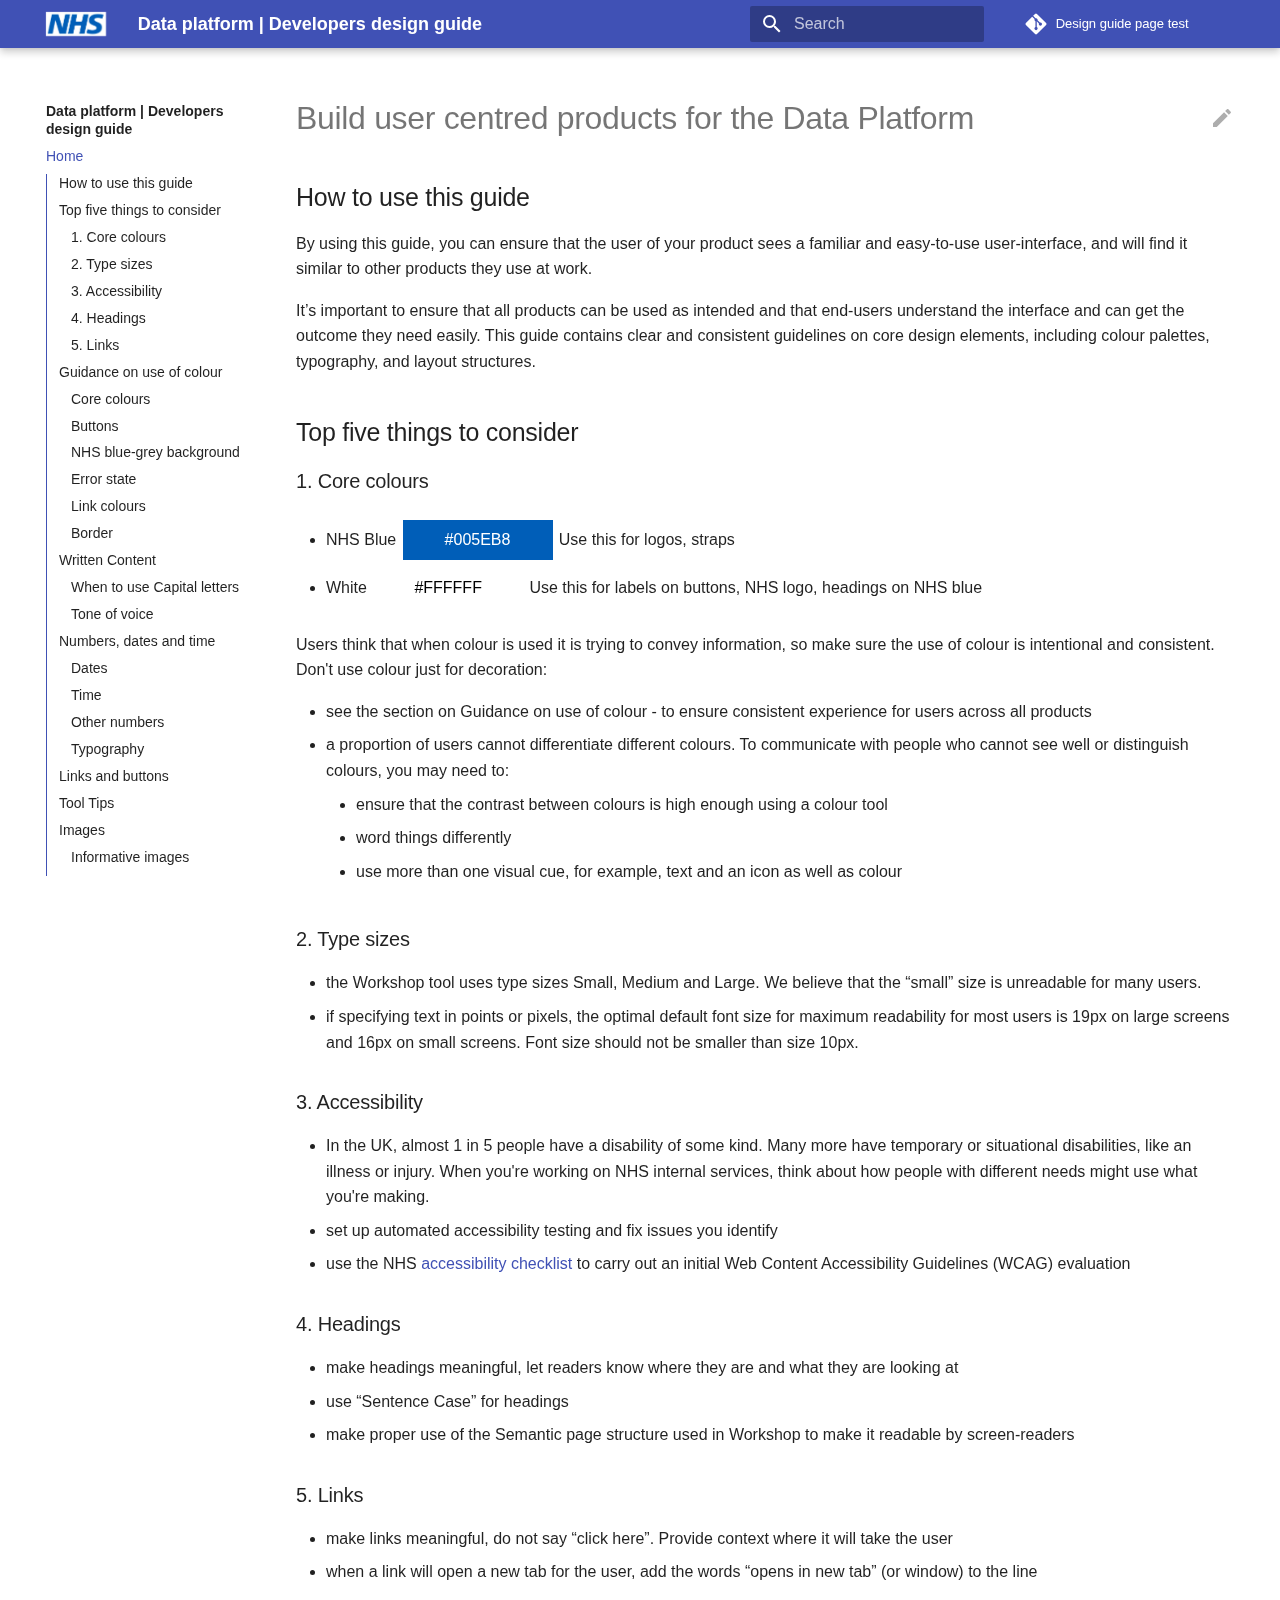
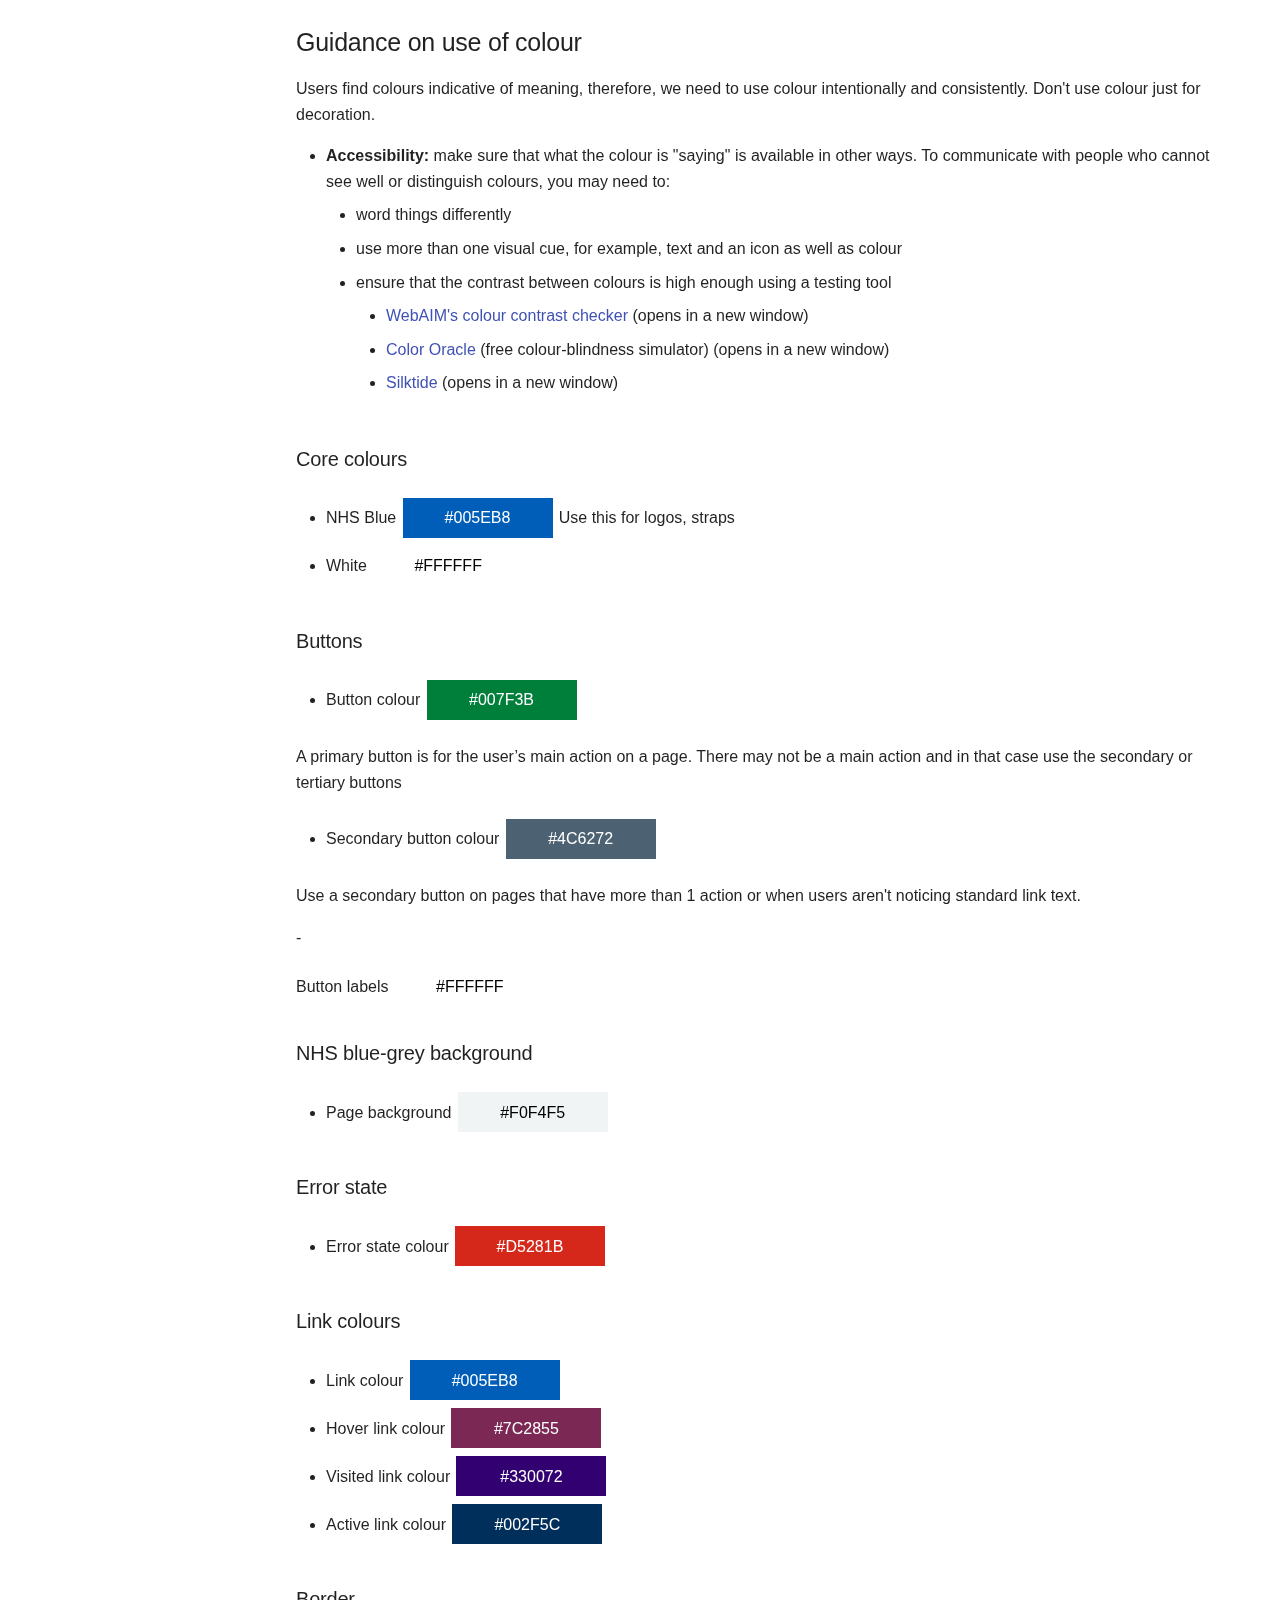
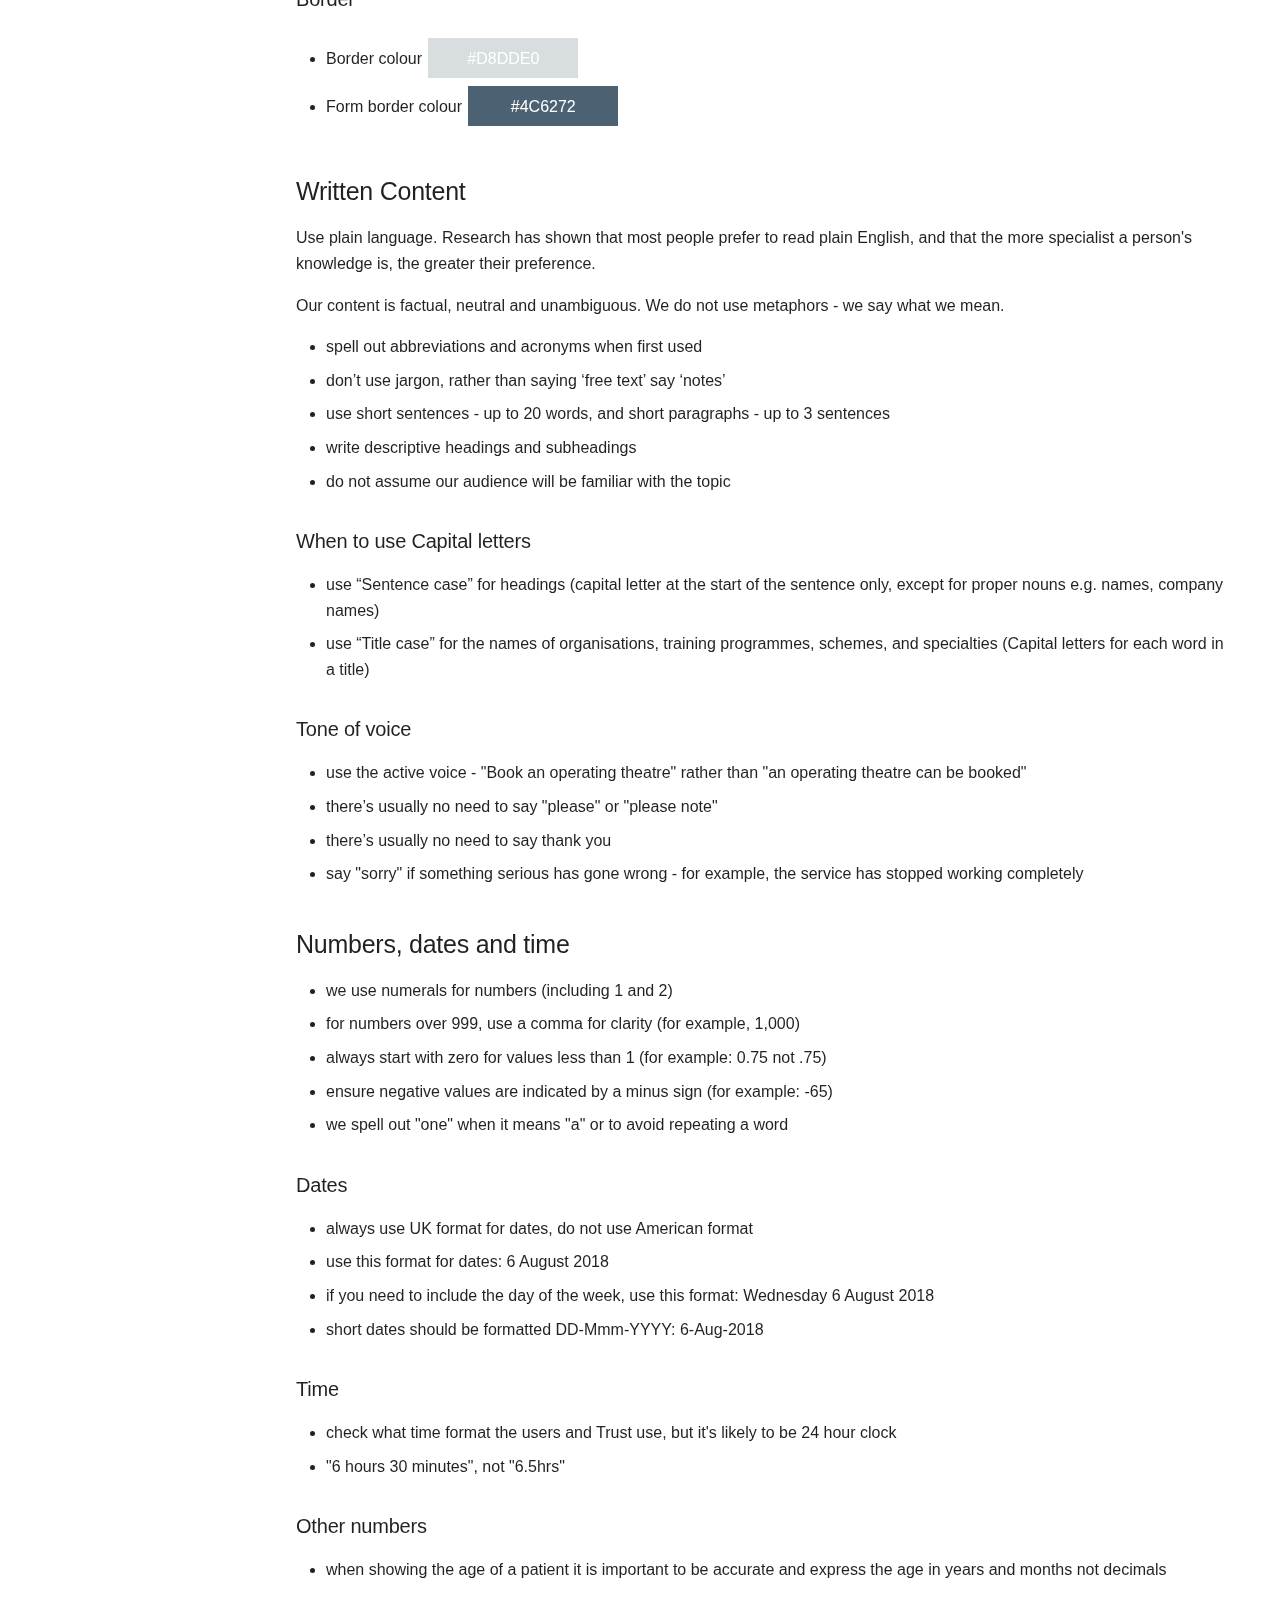
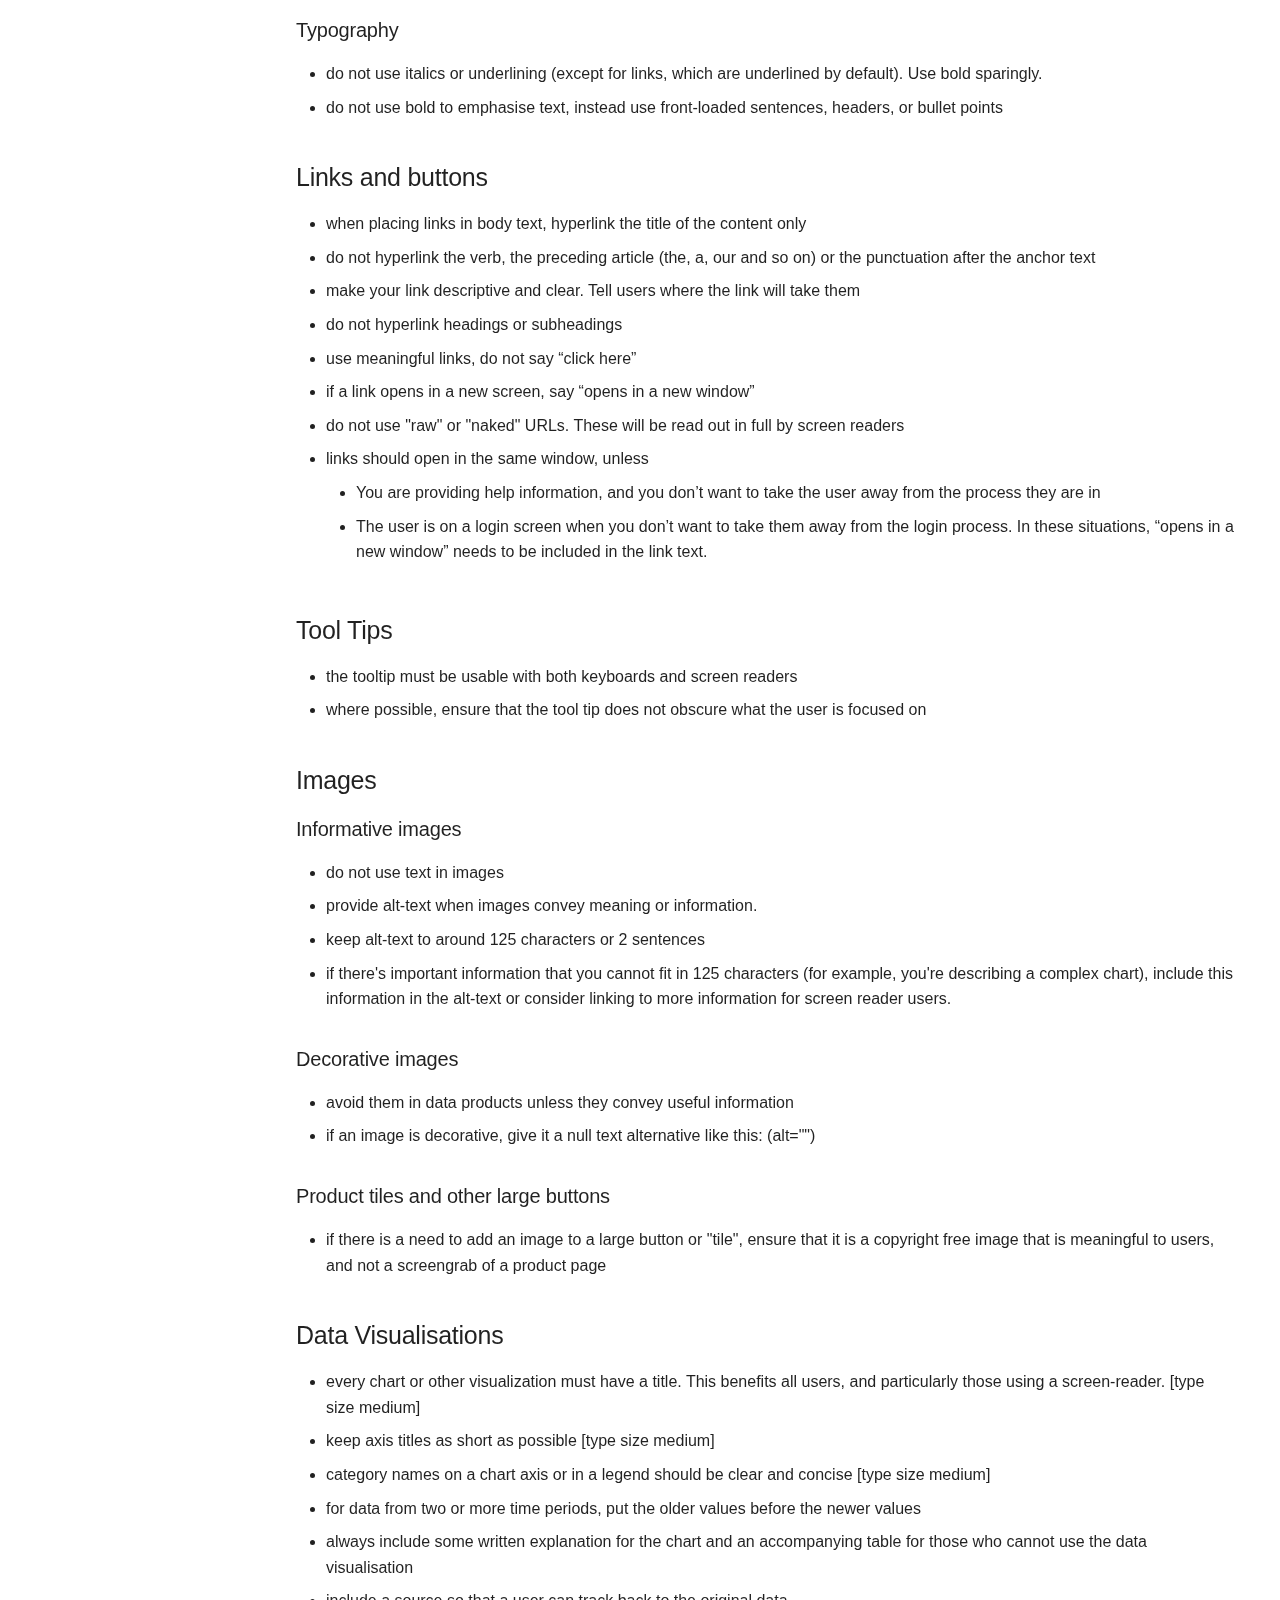
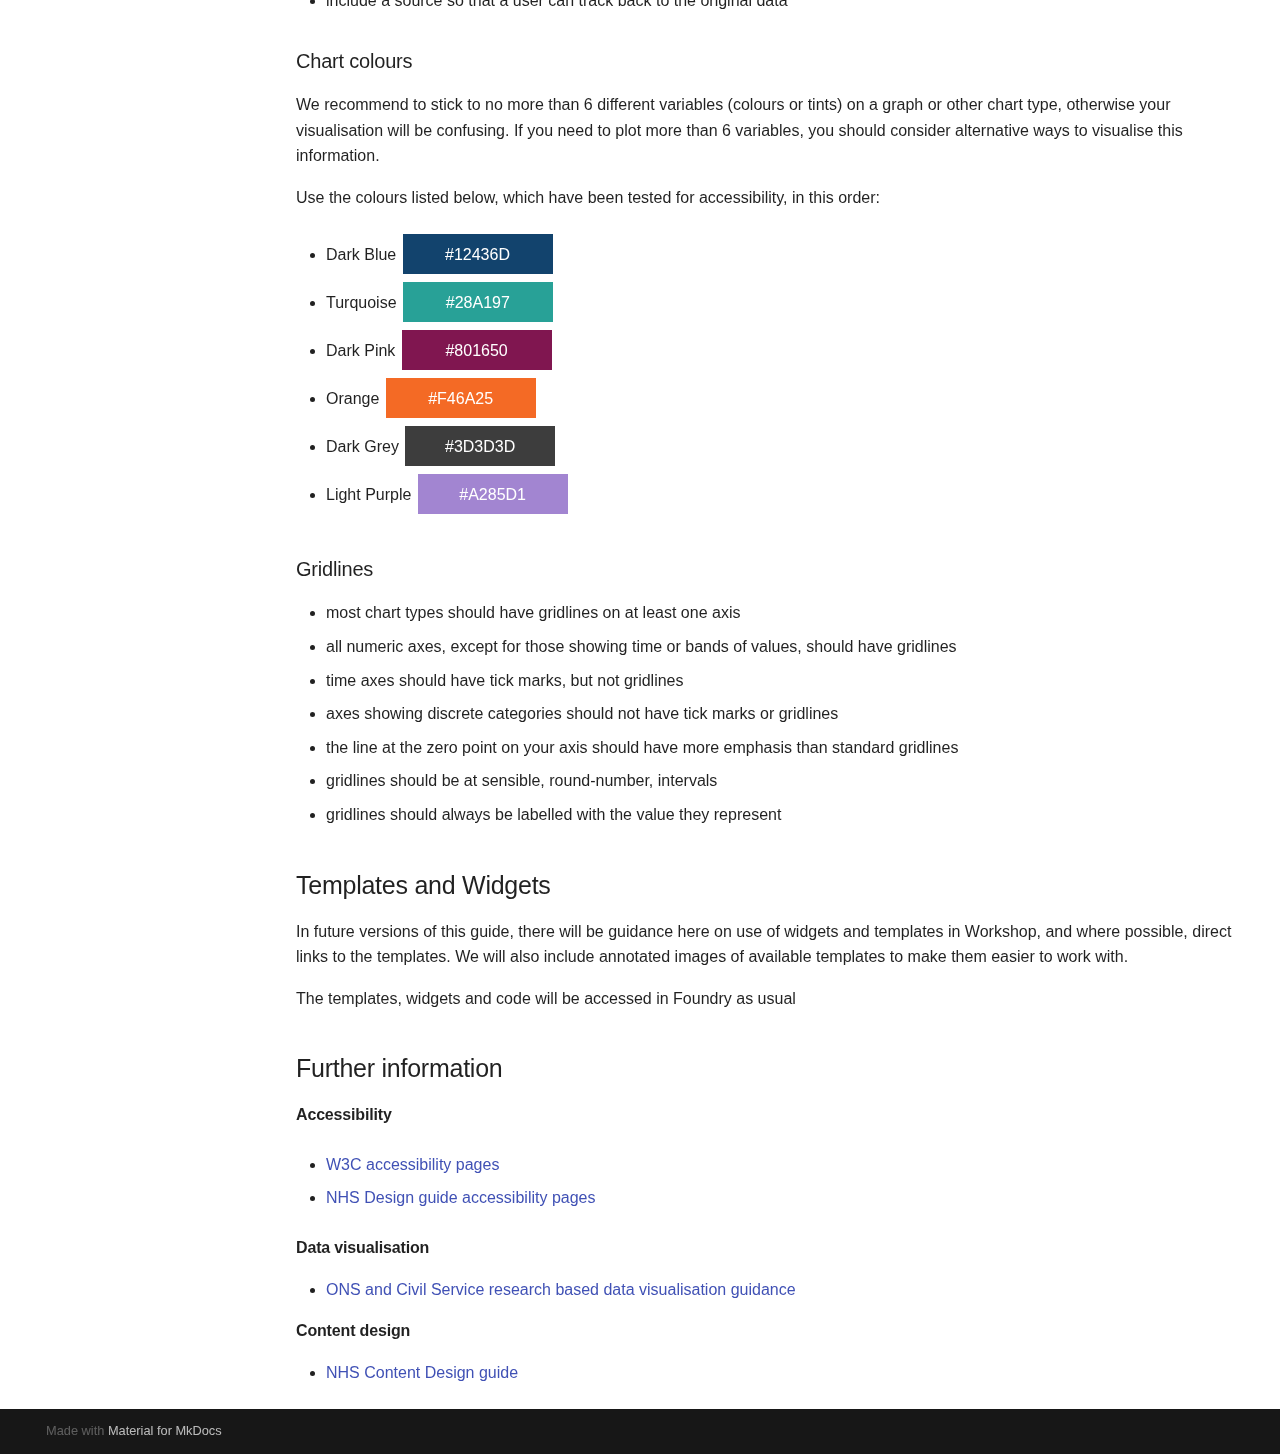
<file: index.html>
<!doctype html>
<html lang="en" class="no-js">
  <head>

      <meta charset="utf-8">
      <meta name="viewport" content="width=device-width,initial-scale=1">



      <link rel="icon" href="images/favicon/favicon.ico">
      <meta name="generator" content="mkdocs-1.4.2, mkdocs-material-8.5.10">



        <title>Data platform | Developers design guide</title>



      <link rel="stylesheet" href="assets/stylesheets/main.975780f9.min.css">


        <link rel="stylesheet" href="assets/stylesheets/palette.2505c338.min.css">



          <meta name="theme-color" content="#4051b5">










        <link rel="preconnect" href="https://fonts.gstatic.com" crossorigin>
        <link rel="stylesheet" href="https://fonts.googleapis.com/css?family=Arial:300,300i,400,400i,700,700i%7CRoboto+Mono:400,400i,700,700i&display=fallback">
        <style>:root{--md-text-font:"Arial";--md-code-font:"Roboto Mono"}</style>



      <link rel="stylesheet" href="extra.css">

    <script>__md_scope=new URL(".",location),__md_hash=e=>[...e].reduce((e,_)=>(e<<5)-e+_.charCodeAt(0),0),__md_get=(e,_=localStorage,t=__md_scope)=>JSON.parse(_.getItem(t.pathname+"."+e)),__md_set=(e,_,t=localStorage,a=__md_scope)=>{try{t.setItem(a.pathname+"."+e,JSON.stringify(_))}catch(e){}}</script>






  </head>







    <body dir="ltr" data-md-color-scheme="default" data-md-color-primary="indigo" data-md-color-accent="">



    <input class="md-toggle" data-md-toggle="drawer" type="checkbox" id="__drawer" autocomplete="off">
    <input class="md-toggle" data-md-toggle="search" type="checkbox" id="__search" autocomplete="off">
    <label class="md-overlay" for="__drawer"></label>
    <div data-md-component="skip">


        <a href="#build-user-centred-products-for-the-data-platform" class="md-skip">
          Skip to content
        </a>

    </div>
    <div data-md-component="announce">

    </div>




<header class="md-header" data-md-component="header">
  <nav class="md-header__inner md-grid" aria-label="Header">
    <a href="." title="Data platform | Developers design guide" class="md-header__button md-logo" aria-label="Data platform | Developers design guide" data-md-component="logo">

  <img src="images/nhs-blue-on-white.jpg" alt="logo">

    </a>
    <label class="md-header__button md-icon" for="__drawer">
      <svg xmlns="http://www.w3.org/2000/svg" viewBox="0 0 24 24"><path d="M3 6h18v2H3V6m0 5h18v2H3v-2m0 5h18v2H3v-2Z"/></svg>
    </label>
    <div class="md-header__title" data-md-component="header-title">
      <div class="md-header__ellipsis">
        <div class="md-header__topic">
          <span class="md-ellipsis">
            Data platform | Developers design guide
          </span>
        </div>
        <div class="md-header__topic" data-md-component="header-topic">
          <span class="md-ellipsis">

              Home

          </span>
        </div>
      </div>
    </div>



      <label class="md-header__button md-icon" for="__search">
        <svg xmlns="http://www.w3.org/2000/svg" viewBox="0 0 24 24"><path d="M9.5 3A6.5 6.5 0 0 1 16 9.5c0 1.61-.59 3.09-1.56 4.23l.27.27h.79l5 5-1.5 1.5-5-5v-.79l-.27-.27A6.516 6.516 0 0 1 9.5 16 6.5 6.5 0 0 1 3 9.5 6.5 6.5 0 0 1 9.5 3m0 2C7 5 5 7 5 9.5S7 14 9.5 14 14 12 14 9.5 12 5 9.5 5Z"/></svg>
      </label>
      <div class="md-search" data-md-component="search" role="dialog">
  <label class="md-search__overlay" for="__search"></label>
  <div class="md-search__inner" role="search">
    <form class="md-search__form" name="search">
      <input type="text" class="md-search__input" name="query" aria-label="Search" placeholder="Search" autocapitalize="off" autocorrect="off" autocomplete="off" spellcheck="false" data-md-component="search-query" required>
      <label class="md-search__icon md-icon" for="__search">
        <svg xmlns="http://www.w3.org/2000/svg" viewBox="0 0 24 24"><path d="M9.5 3A6.5 6.5 0 0 1 16 9.5c0 1.61-.59 3.09-1.56 4.23l.27.27h.79l5 5-1.5 1.5-5-5v-.79l-.27-.27A6.516 6.516 0 0 1 9.5 16 6.5 6.5 0 0 1 3 9.5 6.5 6.5 0 0 1 9.5 3m0 2C7 5 5 7 5 9.5S7 14 9.5 14 14 12 14 9.5 12 5 9.5 5Z"/></svg>
        <svg xmlns="http://www.w3.org/2000/svg" viewBox="0 0 24 24"><path d="M20 11v2H8l5.5 5.5-1.42 1.42L4.16 12l7.92-7.92L13.5 5.5 8 11h12Z"/></svg>
      </label>
      <nav class="md-search__options" aria-label="Search">

        <button type="reset" class="md-search__icon md-icon" title="Clear" aria-label="Clear" tabindex="-1">
          <svg xmlns="http://www.w3.org/2000/svg" viewBox="0 0 24 24"><path d="M19 6.41 17.59 5 12 10.59 6.41 5 5 6.41 10.59 12 5 17.59 6.41 19 12 13.41 17.59 19 19 17.59 13.41 12 19 6.41Z"/></svg>
        </button>
      </nav>

    </form>
    <div class="md-search__output">
      <div class="md-search__scrollwrap" data-md-scrollfix>
        <div class="md-search-result" data-md-component="search-result">
          <div class="md-search-result__meta">
            Initializing search
          </div>
          <ol class="md-search-result__list"></ol>
        </div>
      </div>
    </div>
  </div>
</div>


      <div class="md-header__source">
        <a href="https://github.com/baracoffice/pagetest" title="Go to repository" class="md-source" data-md-component="source">
  <div class="md-source__icon md-icon">

    <svg xmlns="http://www.w3.org/2000/svg" viewBox="0 0 448 512"><!--! Font Awesome Free 6.2.1 by @fontawesome - https://fontawesome.com License - https://fontawesome.com/license/free (Icons: CC BY 4.0, Fonts: SIL OFL 1.1, Code: MIT License) Copyright 2022 Fonticons, Inc.--><path d="M439.55 236.05 244 40.45a28.87 28.87 0 0 0-40.81 0l-40.66 40.63 51.52 51.52c27.06-9.14 52.68 16.77 43.39 43.68l49.66 49.66c34.23-11.8 61.18 31 35.47 56.69-26.49 26.49-70.21-2.87-56-37.34L240.22 199v121.85c25.3 12.54 22.26 41.85 9.08 55a34.34 34.34 0 0 1-48.55 0c-17.57-17.6-11.07-46.91 11.25-56v-123c-20.8-8.51-24.6-30.74-18.64-45L142.57 101 8.45 235.14a28.86 28.86 0 0 0 0 40.81l195.61 195.6a28.86 28.86 0 0 0 40.8 0l194.69-194.69a28.86 28.86 0 0 0 0-40.81z"/></svg>
  </div>
  <div class="md-source__repository">
    Design guide page test
  </div>
</a>
      </div>

  </nav>

</header>

    <div class="md-container" data-md-component="container">






      <main class="md-main" data-md-component="main">
        <div class="md-main__inner md-grid">



              <div class="md-sidebar md-sidebar--primary" data-md-component="sidebar" data-md-type="navigation" >
                <div class="md-sidebar__scrollwrap">
                  <div class="md-sidebar__inner">





<nav class="md-nav md-nav--primary md-nav--integrated" aria-label="Navigation" data-md-level="0">
  <label class="md-nav__title" for="__drawer">
    <a href="." title="Data platform | Developers design guide" class="md-nav__button md-logo" aria-label="Data platform | Developers design guide" data-md-component="logo">

  <img src="images/nhs-blue-on-white.jpg" alt="logo">

    </a>
    Data platform | Developers design guide
  </label>

    <div class="md-nav__source">
      <a href="https://github.com/baracoffice/pagetest" title="Go to repository" class="md-source" data-md-component="source">
  <div class="md-source__icon md-icon">

    <svg xmlns="http://www.w3.org/2000/svg" viewBox="0 0 448 512"><!--! Font Awesome Free 6.2.1 by @fontawesome - https://fontawesome.com License - https://fontawesome.com/license/free (Icons: CC BY 4.0, Fonts: SIL OFL 1.1, Code: MIT License) Copyright 2022 Fonticons, Inc.--><path d="M439.55 236.05 244 40.45a28.87 28.87 0 0 0-40.81 0l-40.66 40.63 51.52 51.52c27.06-9.14 52.68 16.77 43.39 43.68l49.66 49.66c34.23-11.8 61.18 31 35.47 56.69-26.49 26.49-70.21-2.87-56-37.34L240.22 199v121.85c25.3 12.54 22.26 41.85 9.08 55a34.34 34.34 0 0 1-48.55 0c-17.57-17.6-11.07-46.91 11.25-56v-123c-20.8-8.51-24.6-30.74-18.64-45L142.57 101 8.45 235.14a28.86 28.86 0 0 0 0 40.81l195.61 195.6a28.86 28.86 0 0 0 40.8 0l194.69-194.69a28.86 28.86 0 0 0 0-40.81z"/></svg>
  </div>
  <div class="md-source__repository">
    Design guide page test
  </div>
</a>
    </div>

  <ul class="md-nav__list" data-md-scrollfix>










    <li class="md-nav__item md-nav__item--active">

      <input class="md-nav__toggle md-toggle" data-md-toggle="toc" type="checkbox" id="__toc">





        <label class="md-nav__link md-nav__link--active" for="__toc">
          Home
          <span class="md-nav__icon md-icon"></span>
        </label>

      <a href="." class="md-nav__link md-nav__link--active">
        Home
      </a>



<nav class="md-nav md-nav--secondary" aria-label="Table of contents">






    <label class="md-nav__title" for="__toc">
      <span class="md-nav__icon md-icon"></span>
      Table of contents
    </label>
    <ul class="md-nav__list" data-md-component="toc" data-md-scrollfix>

        <li class="md-nav__item">
  <a href="#how-to-use-this-guide" class="md-nav__link">
    How to use this guide
  </a>

</li>

        <li class="md-nav__item">
  <a href="#top-five-things-to-consider" class="md-nav__link">
    Top five things to consider
  </a>

    <nav class="md-nav" aria-label="Top five things to consider">
      <ul class="md-nav__list">

          <li class="md-nav__item">
  <a href="#1-core-colours" class="md-nav__link">
    1. Core colours
  </a>

</li>

          <li class="md-nav__item">
  <a href="#2-type-sizes" class="md-nav__link">
    2.   Type sizes
  </a>

</li>

          <li class="md-nav__item">
  <a href="#3-accessibility" class="md-nav__link">
    3.   Accessibility
  </a>

</li>

          <li class="md-nav__item">
  <a href="#4-headings" class="md-nav__link">
    4.   Headings
  </a>

</li>

          <li class="md-nav__item">
  <a href="#5-links" class="md-nav__link">
    5.   Links
  </a>

</li>

      </ul>
    </nav>

</li>

        <li class="md-nav__item">
  <a href="#guidance-on-use-of-colour" class="md-nav__link">
    Guidance on use of colour
  </a>

    <nav class="md-nav" aria-label="Guidance on use of colour">
      <ul class="md-nav__list">

          <li class="md-nav__item">
  <a href="#core-colours" class="md-nav__link">
    Core colours
  </a>

</li>

          <li class="md-nav__item">
  <a href="#buttons" class="md-nav__link">
    Buttons
  </a>

</li>

          <li class="md-nav__item">
  <a href="#nhs-blue-grey-background" class="md-nav__link">
    NHS blue-grey background
  </a>

</li>

          <li class="md-nav__item">
  <a href="#error-state" class="md-nav__link">
    Error state
  </a>

</li>

          <li class="md-nav__item">
  <a href="#link-colours" class="md-nav__link">
    Link colours
  </a>

</li>

          <li class="md-nav__item">
  <a href="#border" class="md-nav__link">
    Border
  </a>

</li>

      </ul>
    </nav>

</li>

        <li class="md-nav__item">
  <a href="#written-content" class="md-nav__link">
    Written Content
  </a>

    <nav class="md-nav" aria-label="Written Content">
      <ul class="md-nav__list">

          <li class="md-nav__item">
  <a href="#when-to-use-capital-letters" class="md-nav__link">
    When to use Capital letters
  </a>

</li>

          <li class="md-nav__item">
  <a href="#tone-of-voice" class="md-nav__link">
    Tone of voice
  </a>

</li>

      </ul>
    </nav>

</li>

        <li class="md-nav__item">
  <a href="#numbers-dates-and-time" class="md-nav__link">
    Numbers, dates and time
  </a>

    <nav class="md-nav" aria-label="Numbers, dates and time">
      <ul class="md-nav__list">

          <li class="md-nav__item">
  <a href="#dates" class="md-nav__link">
    Dates
  </a>

</li>

          <li class="md-nav__item">
  <a href="#time" class="md-nav__link">
    Time
  </a>

</li>

          <li class="md-nav__item">
  <a href="#other-numbers" class="md-nav__link">
    Other numbers
  </a>

</li>

          <li class="md-nav__item">
  <a href="#typography" class="md-nav__link">
    Typography
  </a>

</li>

      </ul>
    </nav>

</li>

        <li class="md-nav__item">
  <a href="#links-and-buttons" class="md-nav__link">
    Links and buttons
  </a>

</li>

        <li class="md-nav__item">
  <a href="#tool-tips" class="md-nav__link">
    Tool Tips
  </a>

</li>

        <li class="md-nav__item">
  <a href="#images" class="md-nav__link">
    Images
  </a>

    <nav class="md-nav" aria-label="Images">
      <ul class="md-nav__list">

          <li class="md-nav__item">
  <a href="#informative-images" class="md-nav__link">
    Informative images
  </a>

</li>

          <li class="md-nav__item">
  <a href="#decorative-images" class="md-nav__link">
    Decorative images
  </a>

</li>

          <li class="md-nav__item">
  <a href="#product-tiles-and-other-large-buttons" class="md-nav__link">
    Product tiles and other large buttons
  </a>

</li>

      </ul>
    </nav>

</li>

        <li class="md-nav__item">
  <a href="#data-visualisations" class="md-nav__link">
    Data Visualisations
  </a>

    <nav class="md-nav" aria-label="Data Visualisations">
      <ul class="md-nav__list">

          <li class="md-nav__item">
  <a href="#chart-colours" class="md-nav__link">
    Chart colours
  </a>

</li>

          <li class="md-nav__item">
  <a href="#gridlines" class="md-nav__link">
    Gridlines
  </a>

</li>

      </ul>
    </nav>

</li>

        <li class="md-nav__item">
  <a href="#templates-and-widgets" class="md-nav__link">
    Templates and Widgets
  </a>

</li>

        <li class="md-nav__item">
  <a href="#further-information" class="md-nav__link">
    Further information
  </a>

    <nav class="md-nav" aria-label="Further information">
      <ul class="md-nav__list">

          <li class="md-nav__item">
  <a href="#accessibility" class="md-nav__link">
    Accessibility
  </a>

</li>

          <li class="md-nav__item">
  <a href="#data-visualisation" class="md-nav__link">
    Data visualisation
  </a>

</li>

          <li class="md-nav__item">
  <a href="#content-design" class="md-nav__link">
    Content design
  </a>

</li>

      </ul>
    </nav>

</li>

    </ul>

</nav>

    </li>



  </ul>
</nav>
                  </div>
                </div>
              </div>




            <div class="md-content" data-md-component="content">
              <article class="md-content__inner md-typeset">



  <a href="https://github.com/baracoffice/pagetest/edit/main/docs/index.md" title="Edit this page" class="md-content__button md-icon">

    <svg xmlns="http://www.w3.org/2000/svg" viewBox="0 0 24 24"><path d="M20.71 7.04c.39-.39.39-1.04 0-1.41l-2.34-2.34c-.37-.39-1.02-.39-1.41 0l-1.84 1.83 3.75 3.75M3 17.25V21h3.75L17.81 9.93l-3.75-3.75L3 17.25Z"/></svg>
  </a>


<h1 id="build-user-centred-products-for-the-data-platform">Build user centred products for the Data Platform</h1>
<h2 id="how-to-use-this-guide">How to use this guide</h2>
<p>By using this guide, you can ensure that the user of your product sees a familiar and easy-to-use user-interface, and will find it similar to other products they use at work.</p>
<p>It’s important to ensure that all products can be used as intended and that end-users understand the interface and can get the outcome they need easily. This guide contains clear and consistent guidelines on core design elements, including colour palettes, typography, and layout structures.</p>
<!-- <p>In the final version you will also find screengrabs of templates to be used in Workshop - with annotations to explain which Workshop widgets to use.</p> -->
<h2 id="top-five-things-to-consider">Top five things to consider</h2>
<h3 id="1-core-colours">1. Core colours</h3>
<ul>
<li>
<p><p class="inline-container">NHS Blue<span class="colour-rect" style="--colour: #005EB8; --txt_clr: white">#005EB8</span> Use this for logos, straps</p></p>
</li>
<li>
<p><p class="inline-container">White<span class="colour-rect" style="--colour: #FFFFFF; --txt_clr: black">#FFFFFF</span> Use this for labels on buttons, NHS logo, headings on NHS blue</p></p>
</li>
</ul>
<p>Users think that when colour is used it is trying to convey information, so make sure the use of colour is intentional and consistent. Don't use colour just for decoration: </p>
<ul>
<li>see the section on Guidance on use of colour - to ensure consistent experience for users across all products </li>
<li>a proportion of users cannot differentiate different colours. To communicate with people who cannot see well or distinguish colours, you may need to: <ul>
<li>ensure that the contrast between colours is high enough using a colour tool</li>
<li>word things differently</li>
<li>use more than one visual cue, for example, text and an icon as well as colour</li>
</ul>
</li>
</ul>
<h3 id="2-type-sizes">2.   Type sizes</h3>
<ul>
<li>the Workshop tool uses type sizes Small, Medium and Large. We believe that the “small” size is unreadable for many users.</li>
<li>if specifying text in points or pixels, the optimal default font size for maximum readability for most users is 19px on large screens and 16px on small screens. Font size should not be smaller than size 10px.</li>
</ul>
<h3 id="3-accessibility">3.   Accessibility</h3>
<ul>
<li>In the UK, almost 1 in 5 people have a disability of some kind. Many more have temporary or situational disabilities, like an illness or injury. When you're working on NHS internal services, think about how people with different needs might use what you're making.  </li>
<li>set up automated accessibility testing and fix issues you identify</li>
<li>use the NHS <a href="https://nhsdigital.github.io/accessibility-checklist/">accessibility checklist</a> to carry out an initial Web Content Accessibility Guidelines (WCAG) evaluation</li>
</ul>
<h3 id="4-headings">4.   Headings</h3>
<ul>
<li>make headings meaningful, let readers know where they are and what they are looking at </li>
<li>use “Sentence Case” for headings  </li>
<li>make proper use of the Semantic page structure used in Workshop to make it readable by screen-readers</li>
</ul>
<h3 id="5-links">5.   Links</h3>
<ul>
<li>make links meaningful, do not say “click here”. Provide context where it will take the user</li>
<li>when a link will open a new tab for the user, add the words “opens in new tab” (or window) to the line</li>
</ul>
<h2 id="guidance-on-use-of-colour">Guidance on use of colour</h2>
<p>Users find colours indicative of meaning, therefore, we need to use colour intentionally and consistently. Don't use colour just for decoration.</p>
<ul>
<li><strong>Accessibility:</strong> make sure that what the colour is "saying" is available in other ways. To communicate with people who cannot see well or distinguish colours, you may need to:<ul>
<li>word things differently </li>
<li>use more than one visual cue, for example, text and an icon as well as colour</li>
<li>ensure that the contrast between colours is high enough using a testing tool <ul>
<li><a href="https://webaim.org/resources/contrastchecker/">WebAIM's colour contrast checker</a> (opens in a new window)</li>
<li><a href="https://colororacle.org/">Color Oracle</a> (free colour-blindness simulator) (opens in a new window)</li>
<li><a href="https://silktide.com/">Silktide</a> (opens in a new window)</li>
</ul>
</li>
</ul>
</li>
</ul>
<h3 id="core-colours">Core colours</h3>
<ul>
<li><p class="inline-container">NHS Blue<span class="colour-rect" style="--colour: #005EB8; --txt_clr: white">#005EB8</span> Use this for logos, straps</p>   </li>
<li><p class="inline-container">White<span class="colour-rect" style="--colour: #FFFFFF; --txt_clr: black">#FFFFFF</span></p></li>
</ul>
<h3 id="buttons">Buttons</h3>
<ul>
<li><p class="inline-container">Button colour<span class="colour-rect" style="--colour: #007F3B; --txt_clr: white">#007F3B</span></p></li>
</ul>
<p>A primary button is for the user’s main action on a page. There may not be a main action and in that case use the secondary or tertiary buttons</p>
<ul>
<li><p class="inline-container">Secondary button colour<span class="colour-rect" style="--colour: #4C6272; --txt_clr: white">#4C6272</span></p> </li>
</ul>
<p>Use a secondary button on pages that have more than 1 action or when users aren't noticing standard link text.</p>
<p>- <p class="inline-container">Button labels <span class="colour-rect" style="--colour: #FFFFFF; --txt_clr: black">#FFFFFF</span></p></p>
<h3 id="nhs-blue-grey-background">NHS blue-grey background</h3>
<ul>
<li><p class="inline-container">Page background<span class="colour-rect" style="--colour: #F0F4F5; --txt_clr: black">#F0F4F5</span></p></li>
</ul>
<h3 id="error-state">Error state</h3>
<ul>
<li><p class="inline-container">Error state colour<span class="colour-rect" style="--colour: #D5281B; --txt_clr: white">#D5281B</span></p></li>
</ul>
<!--
### RAG colours (Red Amber Green)

- <p class="inline-container">Red colour<span class="colour-rect" style="--colour: #DA291C; --txt_clr: white">#DA291C</span></p>
- <p class="inline-container">Amber colour<span class="colour-rect" style="--colour: #ED8B00; --txt_clr: white">#ED8B00</span></p>
- <p class="inline-container">Green colour<span class="colour-rect" style="--colour: #006747; --txt_clr: white">#006747</span></p>
!-->

<h3 id="link-colours">Link colours</h3>
<ul>
<li><p class="inline-container">Link colour<span class="colour-rect" style="--colour: #005EB8; --txt_clr: white">#005EB8</span></p>   </li>
<li><p class="inline-container">Hover link colour<span class="colour-rect" style="--colour: #7C2855; --txt_clr: white">#7C2855</span></p> </li>
<li><p class="inline-container">Visited link colour<span class="colour-rect" style="--colour: #330072; --txt_clr: white">#330072</span></p> </li>
<li><p class="inline-container">Active link colour<span class="colour-rect" style="--colour: #002F5C; --txt_clr: white">#002F5C</span></p>     </li>
</ul>
<h3 id="border">Border</h3>
<ul>
<li><p class="inline-container">Border colour<span class="colour-rect" style="--colour: #D8DDE0; --txt_clr: white">#D8DDE0</span></p>    </li>
<li><p class="inline-container">Form border colour<span class="colour-rect" style="--colour: #4C6272; --txt_clr: white">#4C6272</span></p>  </li>
</ul>
<h2 id="written-content">Written Content</h2>
<p>Use plain language. Research has shown that most people prefer to read plain English, and that the more specialist a person's knowledge is, the greater their preference. </p>
<p>Our content is factual, neutral and unambiguous. We do not use metaphors - we say what we mean.</p>
<ul>
<li>spell out abbreviations and acronyms when first used</li>
<li>don’t use jargon, rather than saying ‘free text’ say ‘notes’</li>
<li>use short sentences - up to 20 words, and short paragraphs - up to 3 sentences</li>
<li>write descriptive headings and subheadings </li>
<li>do not assume our audience will be familiar with the topic </li>
</ul>
<h3 id="when-to-use-capital-letters">When to use Capital letters</h3>
<ul>
<li>use “Sentence case” for headings (capital letter at the start of the sentence only, except for proper nouns e.g. names, company names)</li>
<li>use “Title case” for the names of organisations, training programmes, schemes, and specialties (Capital letters for each word in a title)</li>
</ul>
<h3 id="tone-of-voice">Tone of voice</h3>
<ul>
<li>use the active voice - "Book an operating theatre" rather than "an operating theatre can be booked" </li>
<li>there’s usually no need to say "please" or "please note"</li>
<li>there’s usually no need to say thank you</li>
<li>say "sorry" if something serious has gone wrong - for example, the service has stopped working completely</li>
</ul>
<h2 id="numbers-dates-and-time">Numbers, dates and time</h2>
<ul>
<li>we use numerals for numbers (including 1 and 2)</li>
<li>for numbers over 999, use a comma for clarity (for example, 1,000)</li>
<li>always start with zero for values less than 1 (for example: 0.75 not .75)</li>
<li>ensure negative values are indicated by a minus sign (for example: -65)</li>
<li>we spell out "one" when it means "a" or to avoid repeating a word</li>
</ul>
<h3 id="dates">Dates</h3>
<ul>
<li>always use UK format for dates, do not use American format</li>
<li>use this format for dates: 6 August 2018</li>
<li>if you need to include the day of the week, use this format: Wednesday 6 August 2018</li>
<li>short dates should be formatted DD-Mmm-YYYY: 6-Aug-2018 </li>
</ul>
<h3 id="time">Time</h3>
<ul>
<li>check what time format the users and Trust use, but it's likely to be 24 hour clock</li>
<li>"6 hours 30 minutes", not "6.5hrs" </li>
</ul>
<h3 id="other-numbers">Other numbers</h3>
<ul>
<li>when showing the age of a patient it is important to be accurate and express the age in years and months not decimals</li>
</ul>
<h3 id="typography">Typography</h3>
<ul>
<li>do not use italics or underlining (except for links, which are underlined by default). Use bold sparingly.  </li>
<li>do not use bold to emphasise text, instead use front-loaded sentences, headers, or bullet points </li>
</ul>
<h2 id="links-and-buttons">Links and buttons</h2>
<ul>
<li>when placing links in body text, hyperlink the title of the content only </li>
<li>do not hyperlink the verb, the preceding article (the, a, our and so on) or the punctuation after the anchor text </li>
<li>make your link descriptive and clear. Tell users where the link will take them </li>
<li>do not hyperlink headings or subheadings </li>
<li>use meaningful links, do not say “click here” </li>
<li>if a link opens in a new screen, say “opens in a new window”</li>
<li>do not use "raw" or "naked" URLs. These will be read out in full by screen readers</li>
<li>links should open in the same window, unless <ul>
<li>You are providing help information, and you don’t want to take the user away from the process they are in </li>
<li>The user is on a login screen when you don’t want to take them away from the login process. In these situations, “opens in a new window” needs to be included in the link text. </li>
</ul>
</li>
</ul>
<h2 id="tool-tips">Tool Tips</h2>
<ul>
<li>the tooltip must be usable with both keyboards and screen readers</li>
<li>where possible, ensure that the tool tip does not obscure what the user is focused on</li>
</ul>
<h2 id="images">Images</h2>
<h3 id="informative-images">Informative images</h3>
<ul>
<li>do not use text in images </li>
<li>provide alt-text when images convey meaning or information.</li>
<li>keep alt-text to around 125 characters or 2 sentences </li>
<li>if there's important information that you cannot fit in 125 characters (for example, you're describing a complex chart), include this information in the alt-text or consider linking to more information for screen reader users. </li>
</ul>
<h3 id="decorative-images">Decorative images</h3>
<ul>
<li>avoid them in data products unless they convey useful information</li>
<li>if an image is decorative, give it a null text alternative like this: (alt="") </li>
</ul>
<h3 id="product-tiles-and-other-large-buttons">Product tiles and other large buttons</h3>
<ul>
<li>if there is a need to add an image to a large button or "tile", ensure that it is a copyright free image that is meaningful to users, and not a screengrab of a product page</li>
</ul>
<h2 id="data-visualisations">Data Visualisations</h2>
<ul>
<li>every chart or other visualization must have a title. This benefits all users, and particularly those using a screen-reader. [type size medium]</li>
<li>keep axis titles as short as possible [type size medium]</li>
<li>category names on a chart axis or in a legend should be clear and concise [type size medium]</li>
<li>for data from two or more time periods, put the older values before the newer values</li>
<li>always include some written explanation for the chart and an accompanying table for those who cannot use the data visualisation</li>
<li>include a source so that a user can track back to the original data</li>
</ul>
<h3 id="chart-colours">Chart colours</h3>
<p>We recommend to stick to no more than 6 different variables (colours or tints) on a graph or other chart type, otherwise your visualisation will be confusing. If you need to plot more than 6 variables, you should consider alternative ways to visualise this information.</p>
<p>Use the colours listed below, which have been tested for accessibility, in this order:</p>
<ul>
<li><p class="inline-container">Dark Blue<span class="colour-rect" style="--colour: #12436D; --txt_clr: white">#12436D</span></p>     </li>
<li><p class="inline-container">Turquoise<span class="colour-rect" style="--colour: #28A197; --txt_clr: white">#28A197</span></p> </li>
<li><p class="inline-container">Dark Pink<span class="colour-rect" style="--colour: #801650; --txt_clr: white">#801650</span></p></li>
<li><p class="inline-container">Orange<span class="colour-rect" style="--colour: #F46A25; --txt_clr: white">#F46A25</span></p>    </li>
<li><p class="inline-container">Dark Grey<span class="colour-rect" style="--colour: #3D3D3D; --txt_clr: white">#3D3D3D</span></p> </li>
<li><p class="inline-container">Light Purple<span class="colour-rect" style="--colour: #A285D1; --txt_clr: white">#A285D1</span></p> </li>
</ul>
<h3 id="gridlines">Gridlines</h3>
<ul>
<li>most chart types should have gridlines on at least one axis </li>
<li>all numeric axes, except for those showing time or bands of values, should have gridlines </li>
<li>time axes should have tick marks, but not gridlines </li>
<li>axes showing discrete categories should not have tick marks or gridlines </li>
<li>the line at the zero point on your axis should have more emphasis than standard gridlines </li>
<li>gridlines should be at sensible, round-number, intervals </li>
<li>gridlines should always be labelled with the value they represent </li>
</ul>
<h2 id="templates-and-widgets">Templates and Widgets</h2>
<p>In future versions of this guide, there will be guidance here on use of widgets and templates in Workshop, and where possible, direct links to the templates. We will also include annotated images of available templates to make them easier to work with. </p>
<p>The templates, widgets and code will be accessed in Foundry as usual</p>
<h2 id="further-information">Further information</h2>
<h4 id="accessibility">Accessibility</h4>
<ul>
<li>
<p><a href="https://www.w3.org/mission/accessibility/">W3C accessibility pages</a></p>
</li>
<li>
<p><a href="https://service-manual.nhs.uk/accessibility">NHS Design guide accessibility pages</a></p>
</li>
</ul>
<h4 id="data-visualisation">Data visualisation</h4>
<ul>
<li><a href="https://analysisfunction.civilservice.gov.uk/policy-store/data-visualisation-colours-in-charts/">ONS and Civil Service research based data visualisation guidance</a></li>
</ul>
<h4 id="content-design">Content design</h4>
<ul>
<li><a href="https://service-manual.nhs.uk/content">NHS Content Design guide</a></li>
</ul>






              </article>
            </div>


        </div>

      </main>

        <footer class="md-footer">

  <div class="md-footer-meta md-typeset">
    <div class="md-footer-meta__inner md-grid">
      <div class="md-copyright">


    Made with
    <a href="https://squidfunk.github.io/mkdocs-material/" target="_blank" rel="noopener">
      Material for MkDocs
    </a>

</div>

    </div>
  </div>
</footer>

    </div>
    <div class="md-dialog" data-md-component="dialog">
      <div class="md-dialog__inner md-typeset"></div>
    </div>

    <script id="__config" type="application/json">{"base": ".", "features": ["toc.integrate"], "search": "assets/javascripts/workers/search.16e2a7d4.min.js", "translations": {"clipboard.copied": "Copied to clipboard", "clipboard.copy": "Copy to clipboard", "search.config.lang": "en", "search.config.pipeline": "trimmer, stopWordFilter", "search.config.separator": "[\\s\\-]+", "search.placeholder": "Search", "search.result.more.one": "1 more on this page", "search.result.more.other": "# more on this page", "search.result.none": "No matching documents", "search.result.one": "1 matching document", "search.result.other": "# matching documents", "search.result.placeholder": "Type to start searching", "search.result.term.missing": "Missing", "select.version.title": "Select version"}}</script>


      <script src="assets/javascripts/bundle.5a2dcb6a.min.js"></script>



  </body>
</html>
</file>
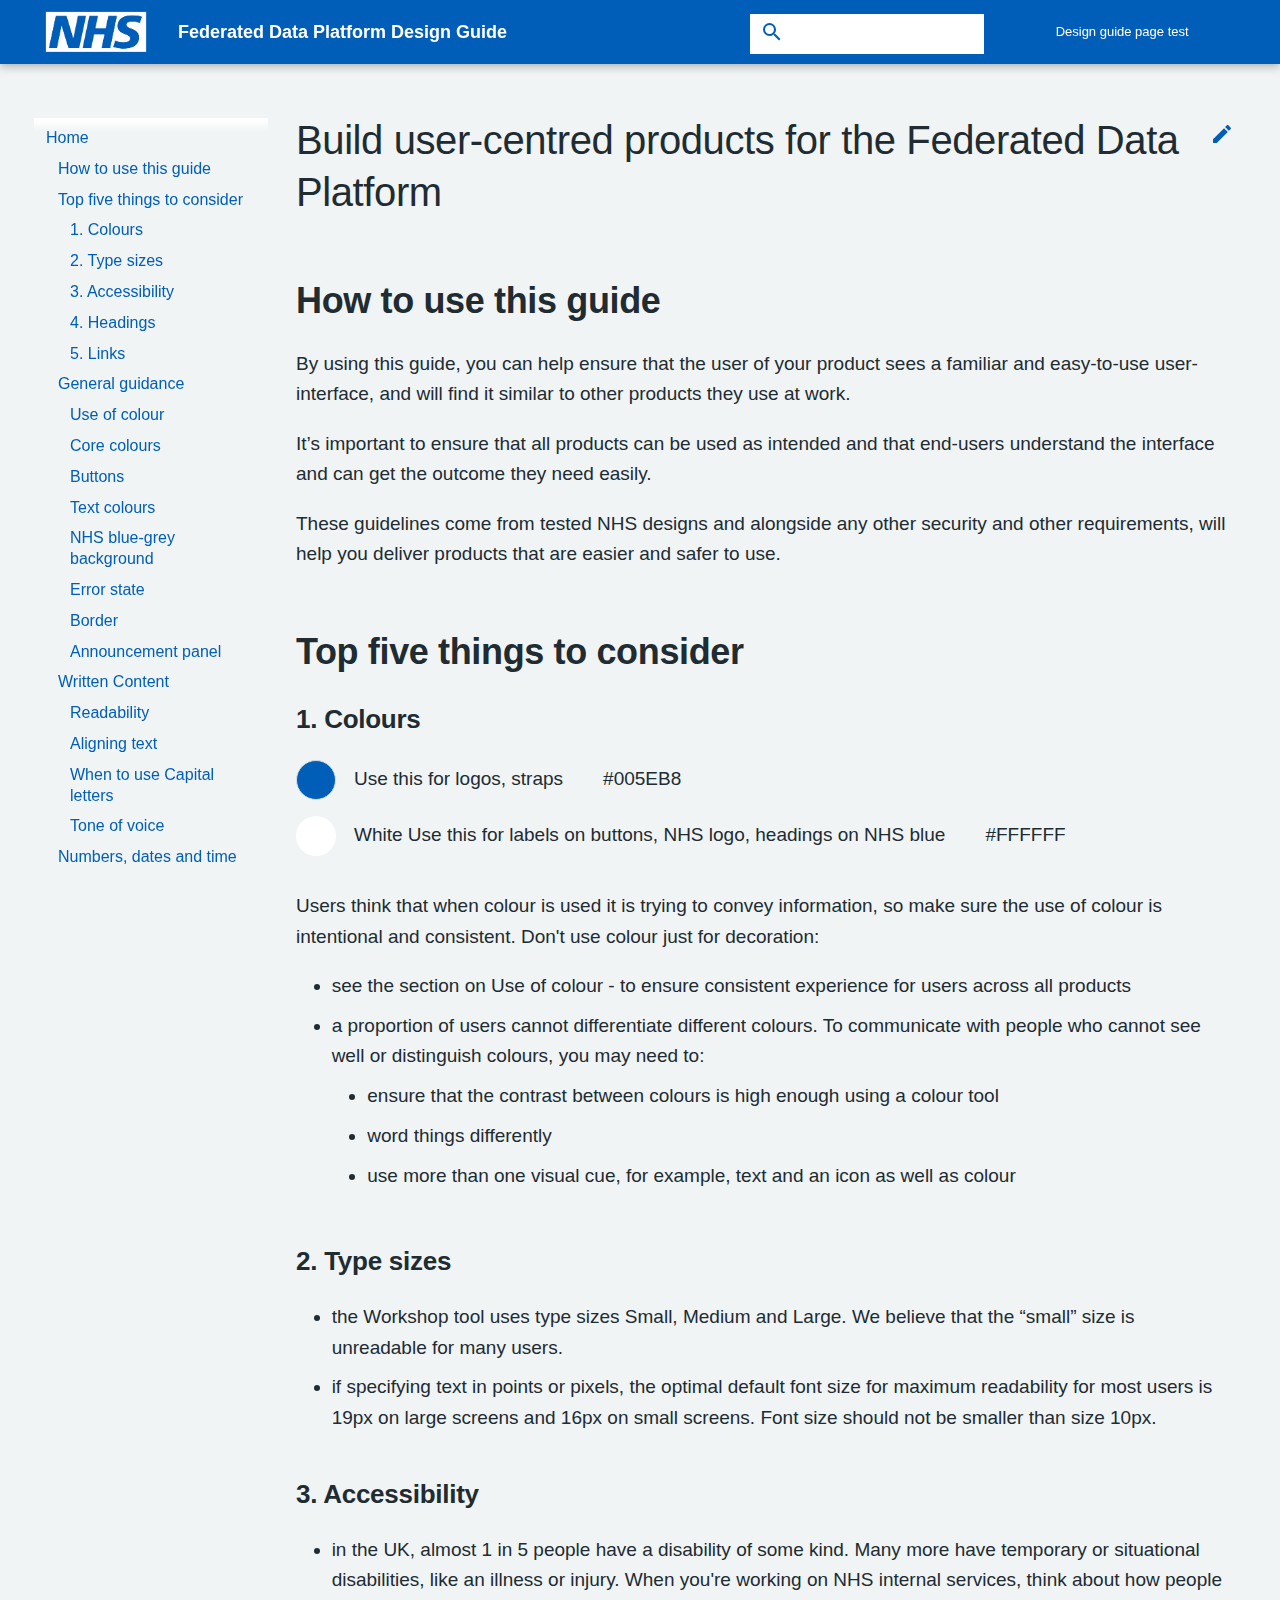
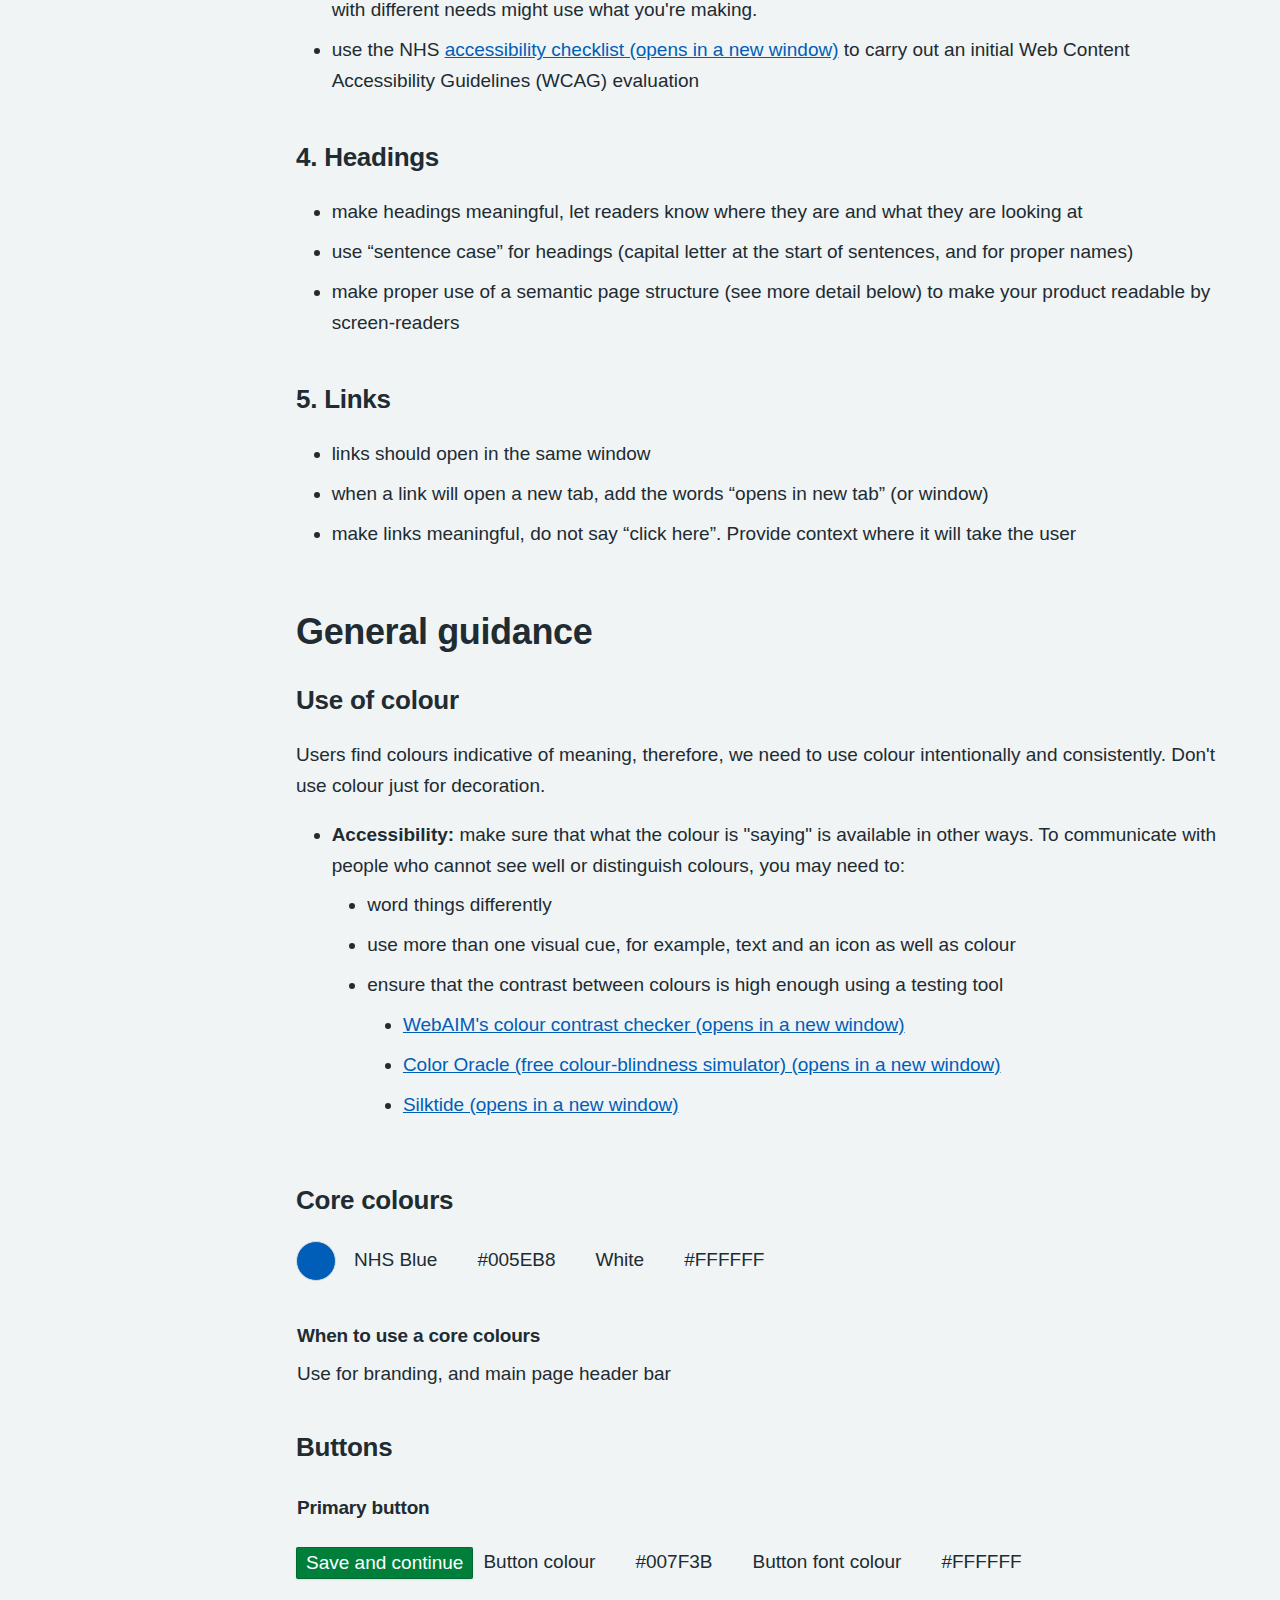
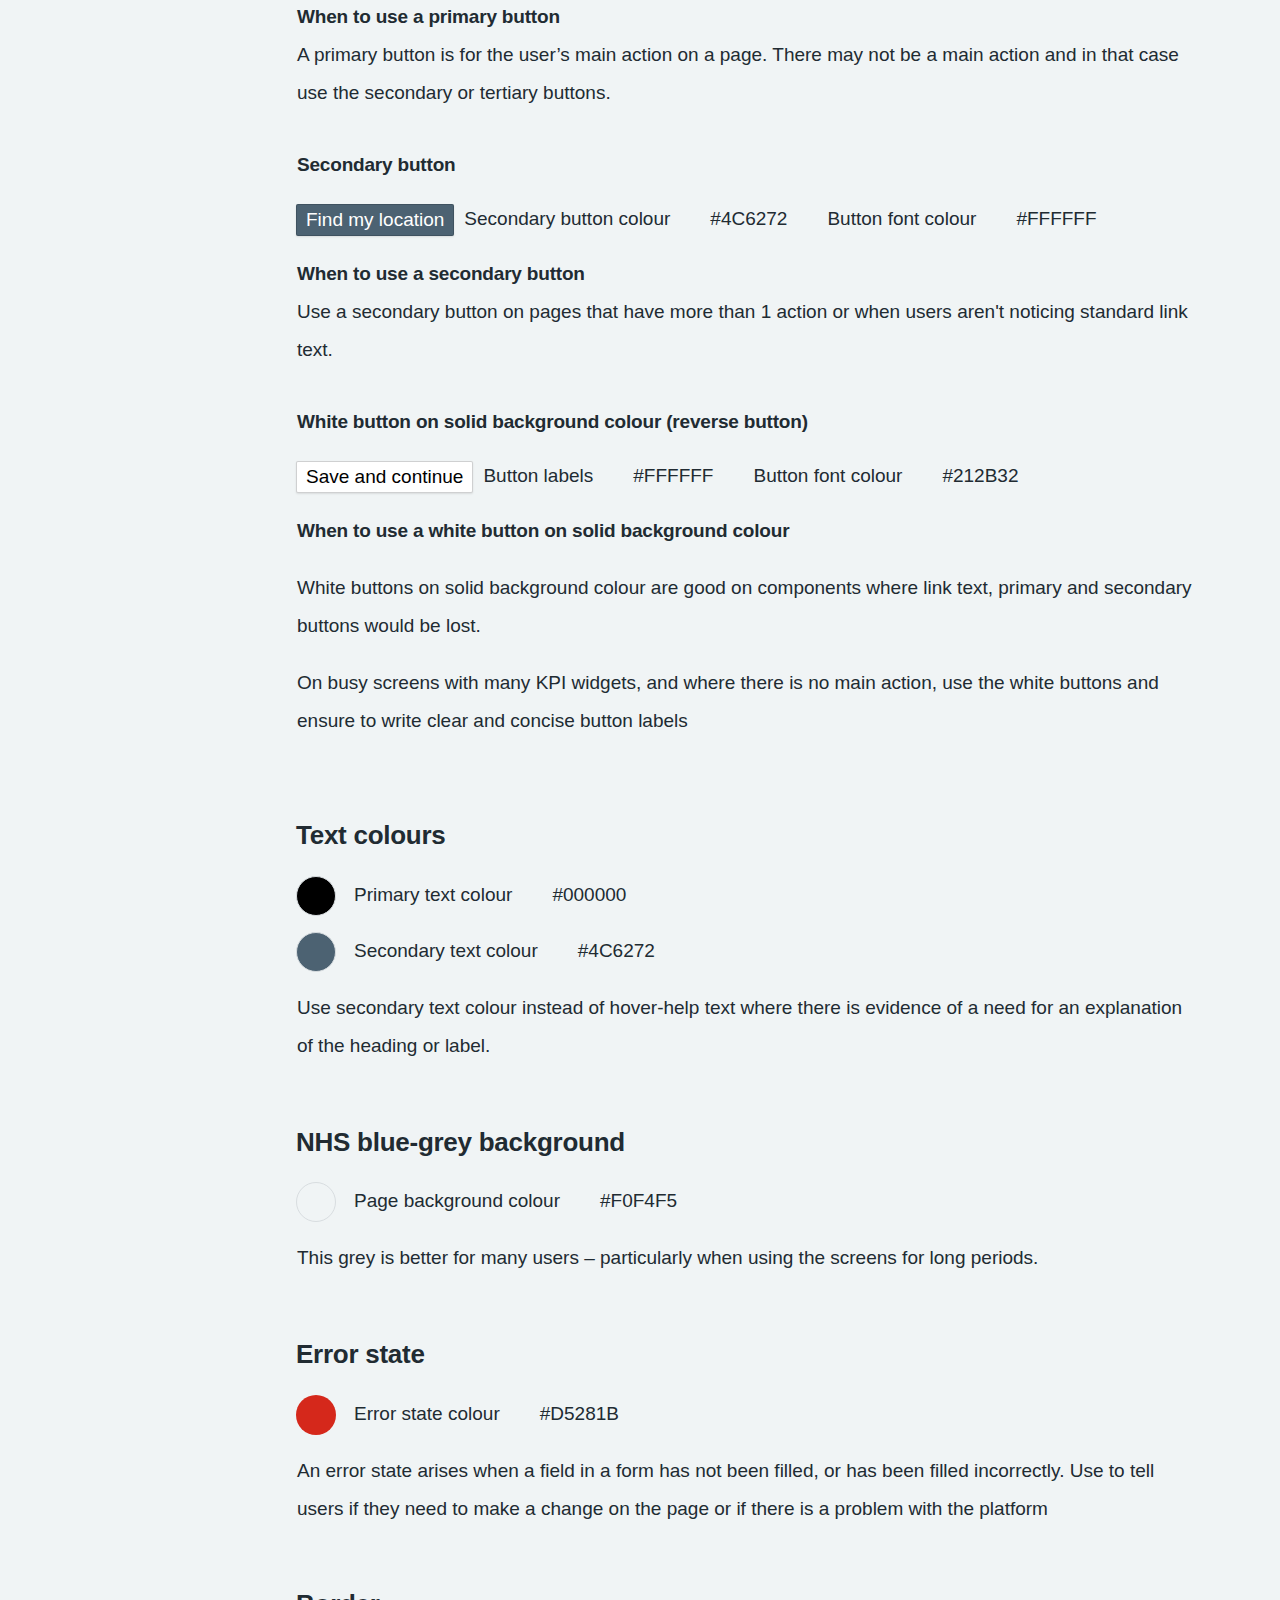
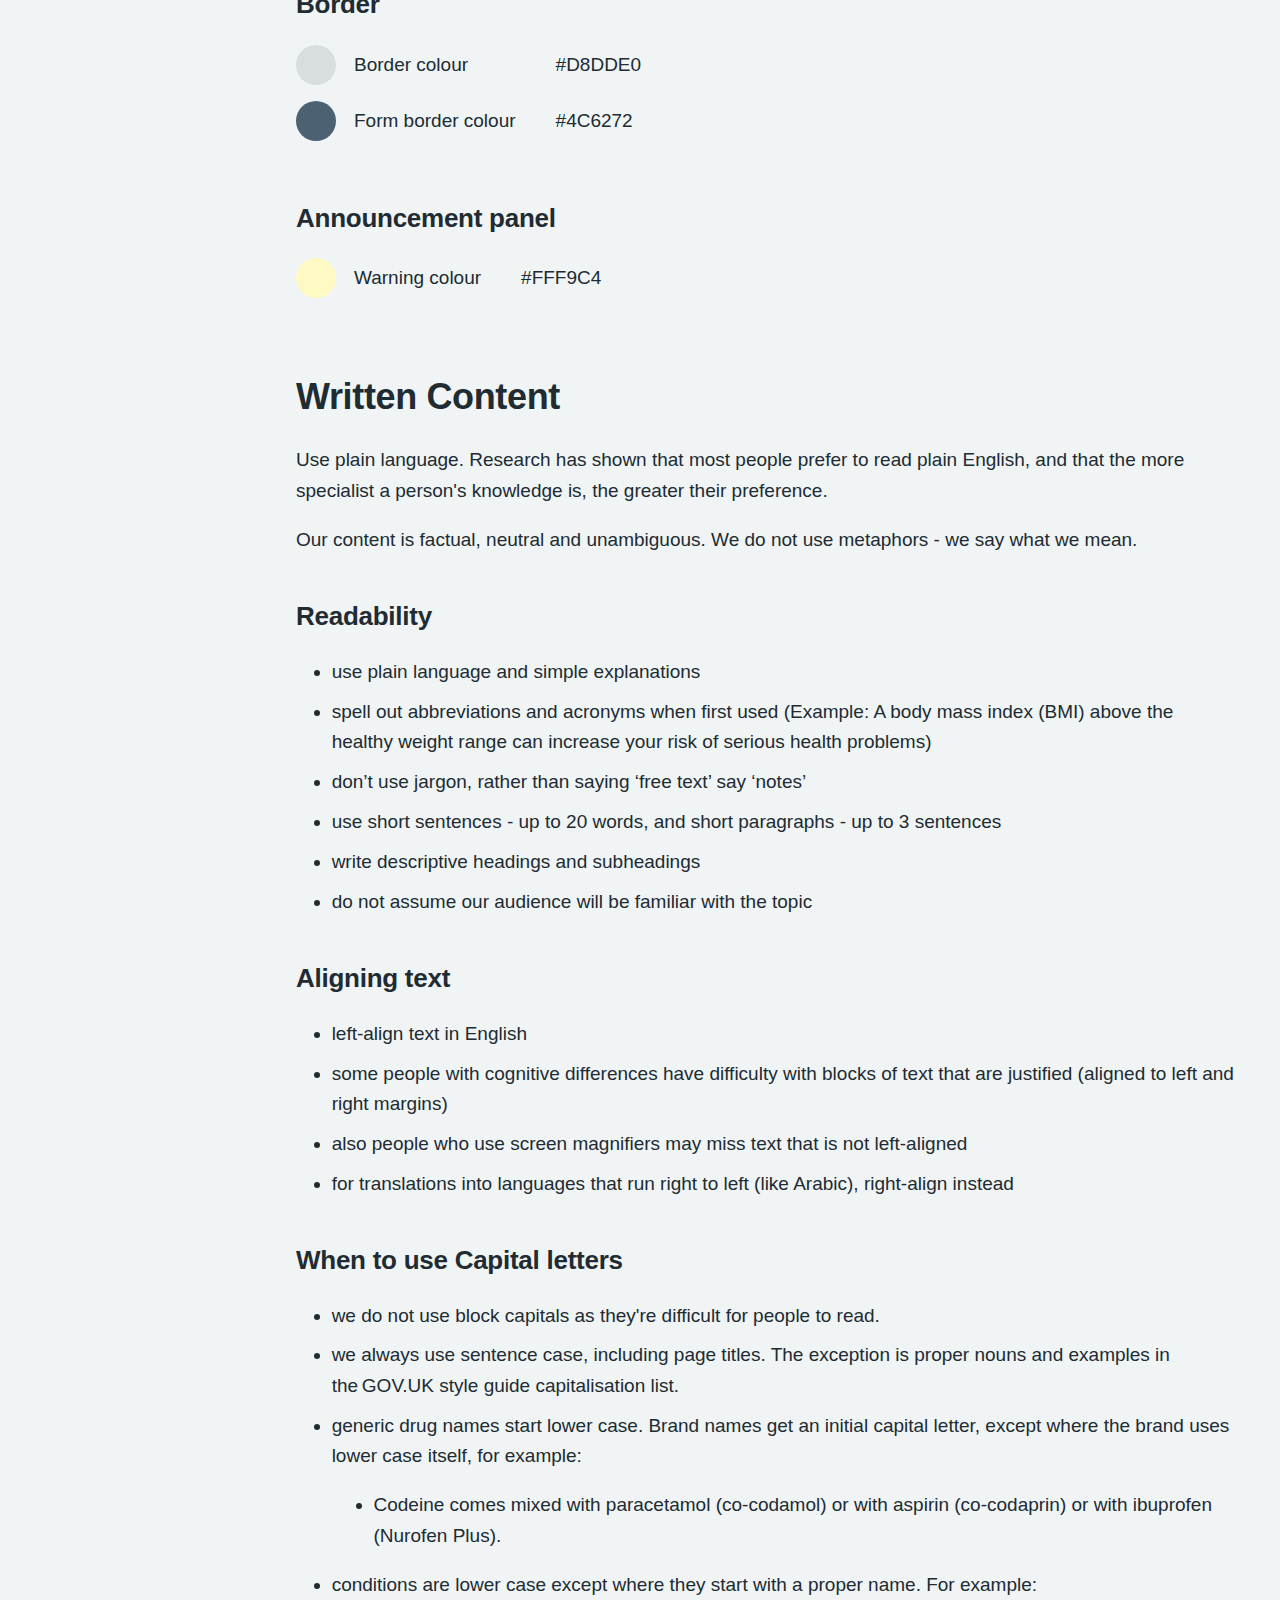
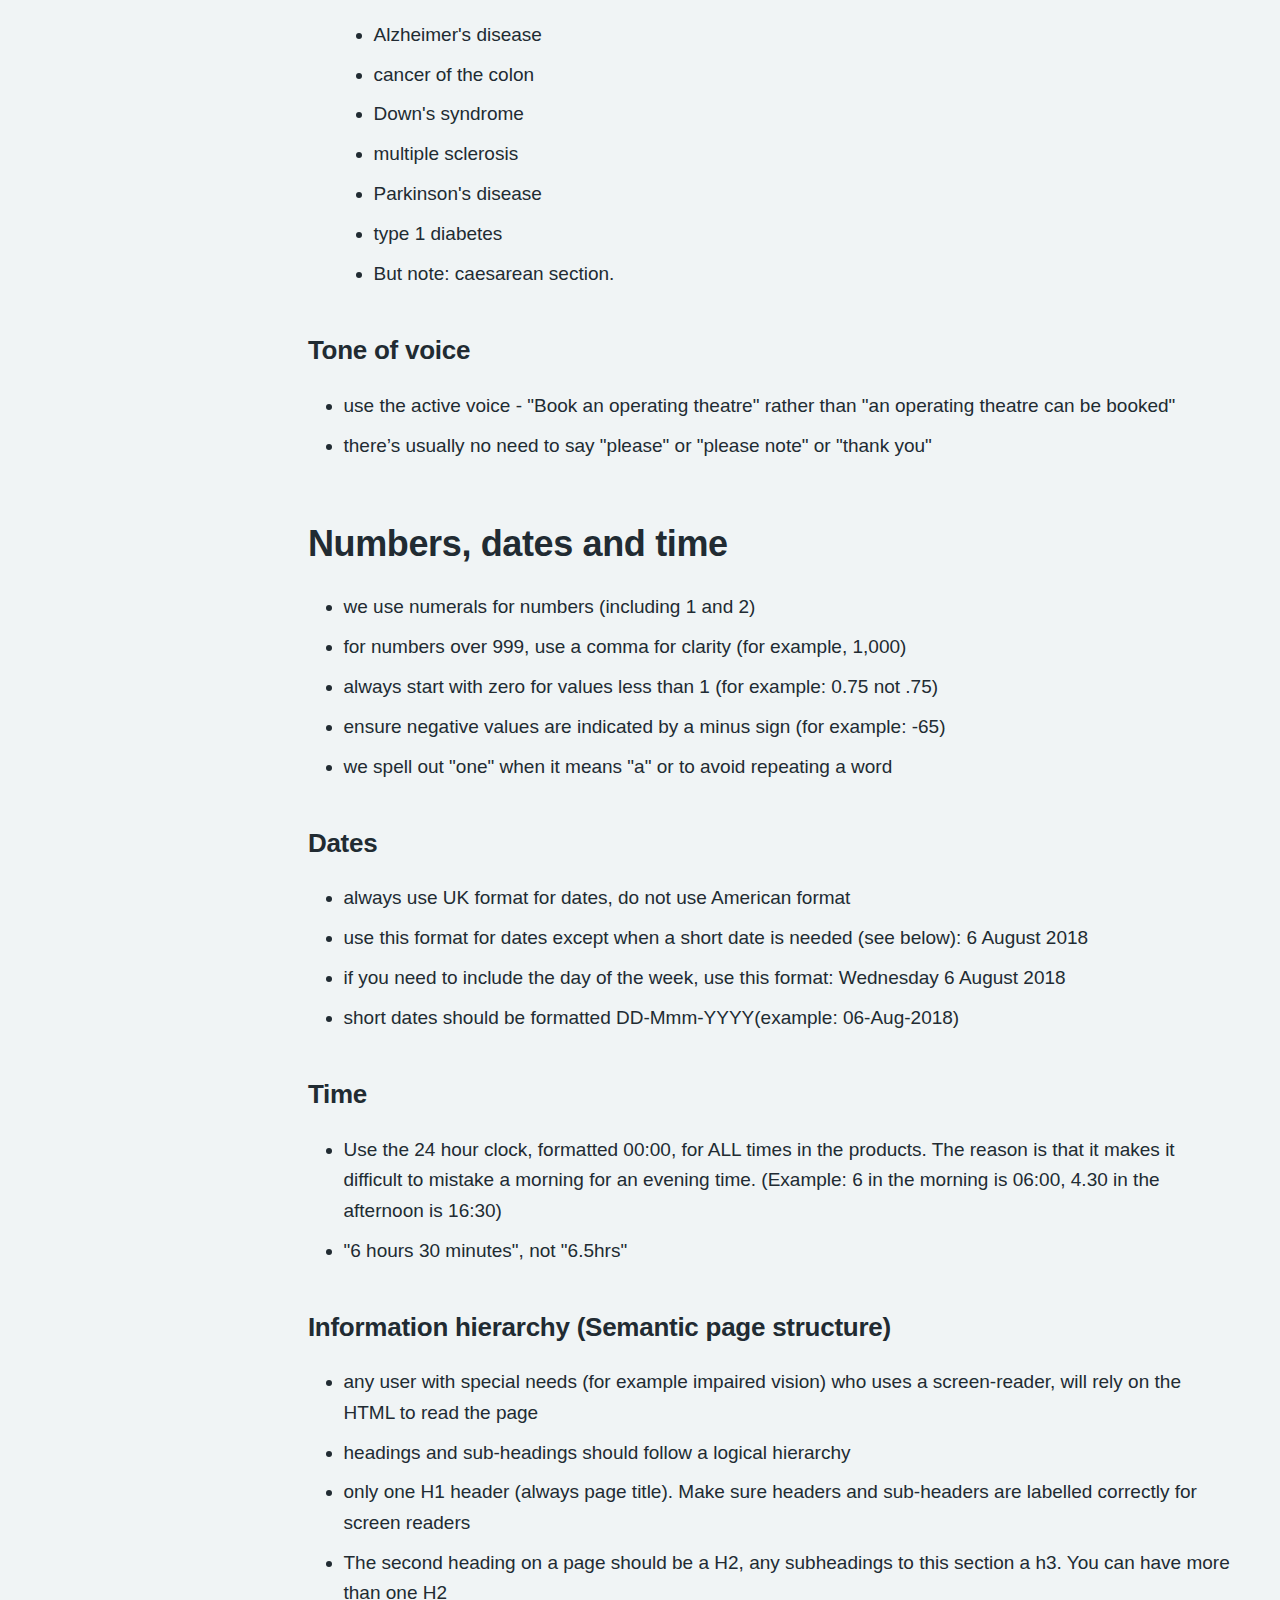
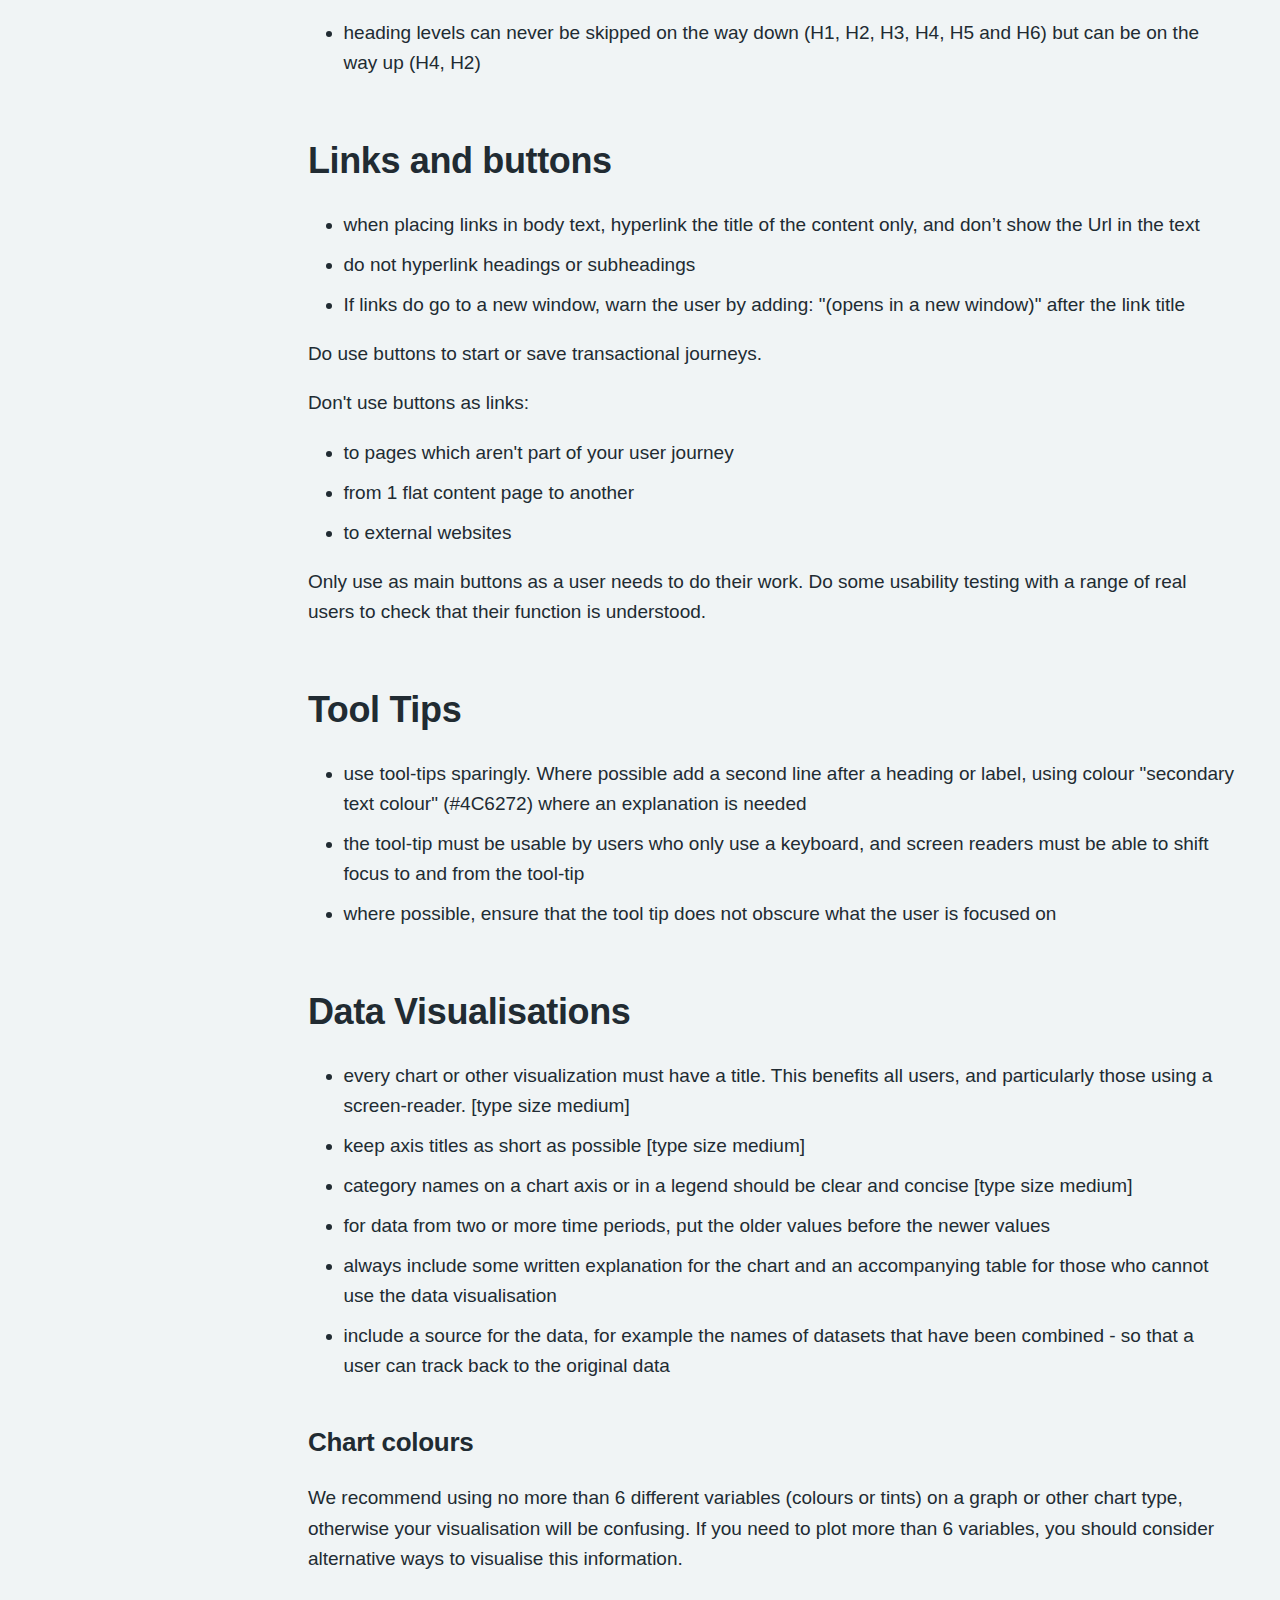
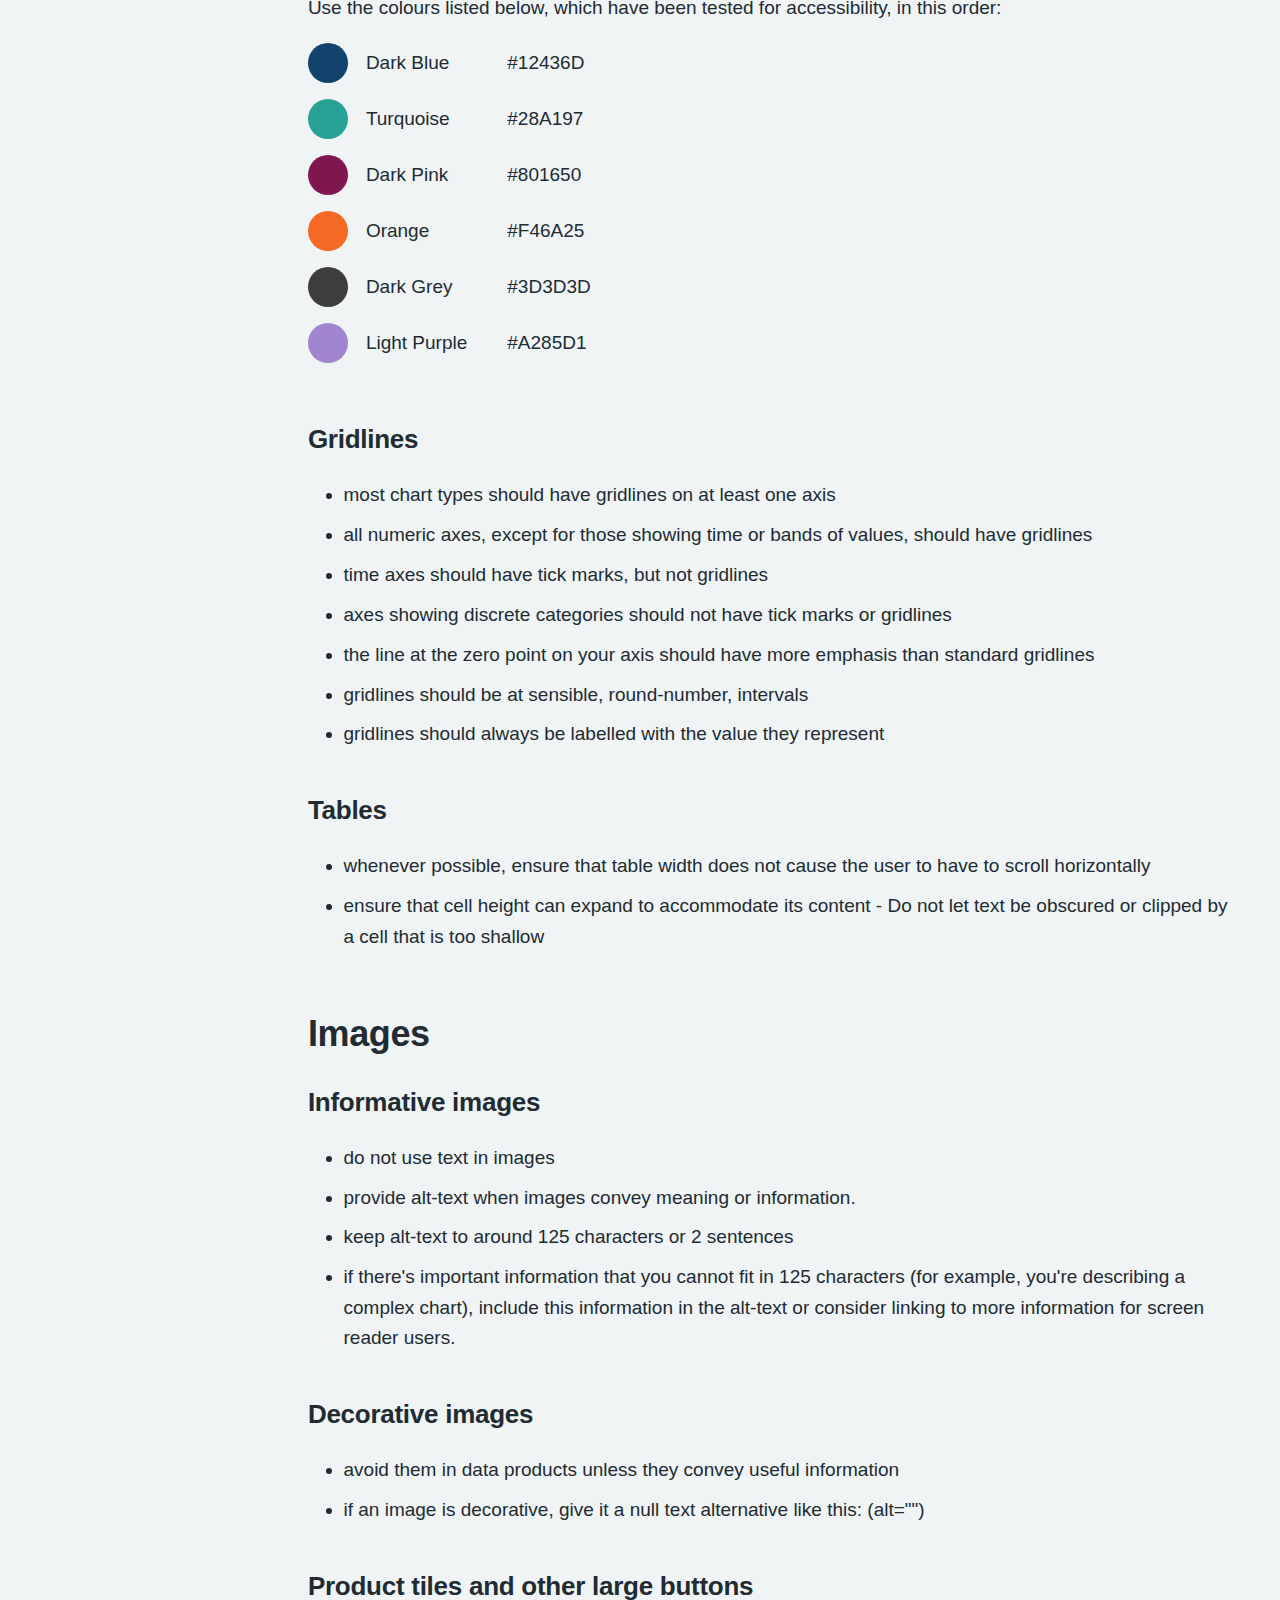
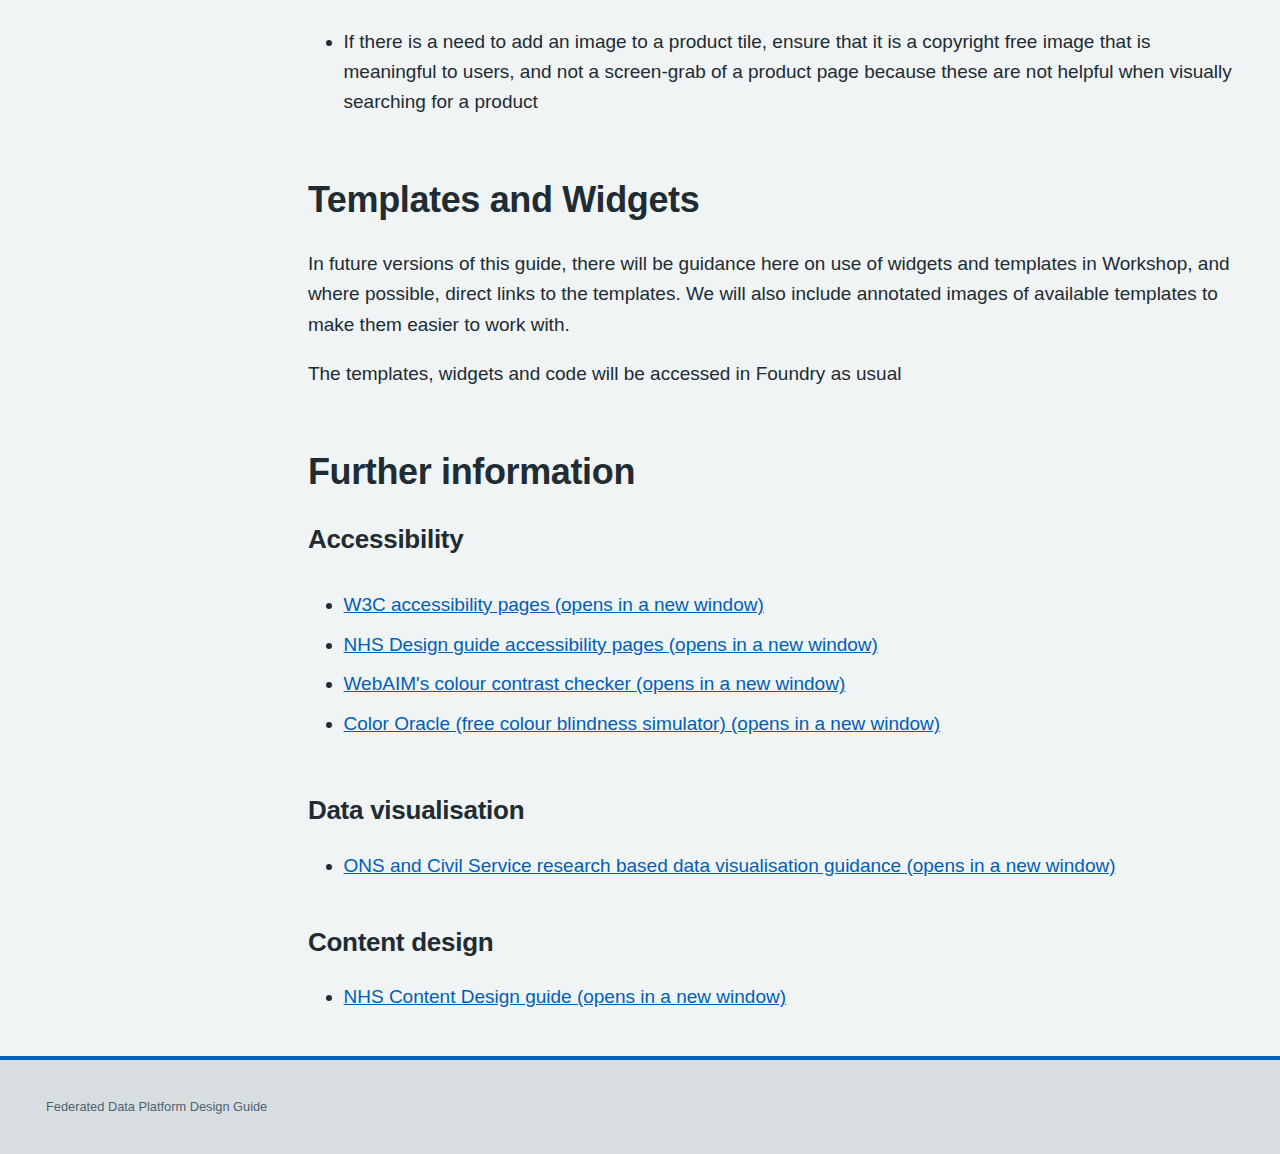
<file: docs/index.html>
<!doctype html>
<html lang="en" class="no-js">
  <head>

      <meta charset="utf-8">
      <meta name="viewport" content="width=device-width,initial-scale=1">



      <link rel="icon" href="images/favicon/favicon.ico">
      <meta name="generator" content="mkdocs-1.4.2, mkdocs-material-8.5.10">
<link href="https://fonts.cdnfonts.com/css/frutiger" rel="stylesheet">


        <title>FDP Design Guide</title>



      <link rel="stylesheet" href="assets/stylesheets/main.975780f9.min.css">
      <link rel="stylesheet" href="assets/stylesheets/override-classes.css">


        <link rel="stylesheet" href="assets/stylesheets/palette.2505c338.min.css">



          <meta name="theme-color" content="#4051b5">










        <link rel="preconnect" href="https://fonts.gstatic.com" crossorigin>
        <link rel="stylesheet" href="https://fonts.googleapis.com/css?family=Arial:300,300i,400,400i,700,700i%7CRoboto+Mono:400,400i,700,700i&display=fallback">
        <style>:root{--md-text-font:"Arial";--md-code-font:"Roboto Mono"}</style>



      <link rel="stylesheet" href="extra.css">

    <script>__md_scope=new URL(".",location),__md_hash=e=>[...e].reduce((e,_)=>(e<<5)-e+_.charCodeAt(0),0),__md_get=(e,_=localStorage,t=__md_scope)=>JSON.parse(_.getItem(t.pathname+"."+e)),__md_set=(e,_,t=localStorage,a=__md_scope)=>{try{t.setItem(a.pathname+"."+e,JSON.stringify(_))}catch(e){}}</script>






  </head>







    <body dir="ltr" data-md-color-scheme="default" data-md-color-primary="indigo" data-md-color-accent="">



    <input class="md-toggle" data-md-toggle="drawer" type="checkbox" id="__drawer" autocomplete="off">
    <input class="md-toggle" data-md-toggle="search" type="checkbox" id="__search" autocomplete="off">
    <label class="md-overlay" for="__drawer"></label>
    <div data-md-component="skip">


        <a href="#build-user-centred-products-for-the-data-platform" class="md-skip">
          Skip to content
        </a>

    </div>
    <div data-md-component="announce">

    </div>




<header class="md-header" data-md-component="header">
  <nav class="md-header__inner md-grid" aria-label="Header">
    <a href="." title="Data platform | Developers design guide" class="md-header__button md-logo" aria-label="Data platform | Developers design guide" data-md-component="logo">

  <img src="images/nhs-blue-on-white.jpg" alt="logo">

    </a>
    <label class="md-header__button md-icon" for="__drawer">
      <svg xmlns="http://www.w3.org/2000/svg" viewBox="0 0 24 24"><path d="M3 6h18v2H3V6m0 5h18v2H3v-2m0 5h18v2H3v-2Z"/></svg>
    </label>
    <div class="md-header__title" data-md-component="header-title">
      <div class="md-header__ellipsis">
        <div class="md-header__topic">
          <span class="md-ellipsis">
          Federated Data Platform Design Guide <!--  Data platform | Developers design guide -->
          </span>
        </div>
        <div class="md-header__topic" data-md-component="header-topic">
          <span class="md-ellipsis">

              Federated Data Platform Design Guide

          </span>
        </div>
      </div>
    </div>



      <label class="md-header__button md-icon" for="__search">
        <svg xmlns="http://www.w3.org/2000/svg" viewBox="0 0 24 24"><path d="M9.5 3A6.5 6.5 0 0 1 16 9.5c0 1.61-.59 3.09-1.56 4.23l.27.27h.79l5 5-1.5 1.5-5-5v-.79l-.27-.27A6.516 6.516 0 0 1 9.5 16 6.5 6.5 0 0 1 3 9.5 6.5 6.5 0 0 1 9.5 3m0 2C7 5 5 7 5 9.5S7 14 9.5 14 14 12 14 9.5 12 5 9.5 5Z"/></svg>
      </label>
      <div class="md-search" data-md-component="search" role="dialog">
  <label class="md-search__overlay" for="__search"></label>
  <div class="md-search__inner" role="search">
    <form class="md-search__form" name="search">
      <input type="text" class="md-search__input" name="query" aria-label="Search" placeholder="Search" autocapitalize="off" autocorrect="off" autocomplete="off" spellcheck="false" data-md-component="search-query" required>
      <label class="md-search__icon md-icon" for="__search">
        <svg xmlns="http://www.w3.org/2000/svg" viewBox="0 0 24 24"><path d="M9.5 3A6.5 6.5 0 0 1 16 9.5c0 1.61-.59 3.09-1.56 4.23l.27.27h.79l5 5-1.5 1.5-5-5v-.79l-.27-.27A6.516 6.516 0 0 1 9.5 16 6.5 6.5 0 0 1 3 9.5 6.5 6.5 0 0 1 9.5 3m0 2C7 5 5 7 5 9.5S7 14 9.5 14 14 12 14 9.5 12 5 9.5 5Z"/></svg>
        <svg xmlns="http://www.w3.org/2000/svg" viewBox="0 0 24 24"><path d="M20 11v2H8l5.5 5.5-1.42 1.42L4.16 12l7.92-7.92L13.5 5.5 8 11h12Z"/></svg>
      </label>
      <nav class="md-search__options" aria-label="Search">

        <button type="reset" class="md-search__icon md-icon" title="Clear" aria-label="Clear" tabindex="-1">
          <svg xmlns="http://www.w3.org/2000/svg" viewBox="0 0 24 24"><path d="M19 6.41 17.59 5 12 10.59 6.41 5 5 6.41 10.59 12 5 17.59 6.41 19 12 13.41 17.59 19 19 17.59 13.41 12 19 6.41Z"/></svg>
        </button>
      </nav>

    </form>
    <div class="md-search__output">
      <div class="md-search__scrollwrap" data-md-scrollfix>
        <div class="md-search-result" data-md-component="search-result">
          <div class="md-search-result__meta">
            Initializing search
          </div>
          <ol class="md-search-result__list"></ol>
        </div>
      </div>
    </div>
  </div>
</div>


      <div class="md-header__source">
        <a href="https://github.com/baracoffice/pagetest" title="Go to repository" class="md-source" data-md-component="source">
  <div class="md-source__icon md-icon">

    <svg xmlns="http://www.w3.org/2000/svg" viewBox="0 0 448 512"><!--! Font Awesome Free 6.2.1 by @fontawesome - https://fontawesome.com License - https://fontawesome.com/license/free (Icons: CC BY 4.0, Fonts: SIL OFL 1.1, Code: MIT License) Copyright 2022 Fonticons, Inc.--><path d="M439.55 236.05 244 40.45a28.87 28.87 0 0 0-40.81 0l-40.66 40.63 51.52 51.52c27.06-9.14 52.68 16.77 43.39 43.68l49.66 49.66c34.23-11.8 61.18 31 35.47 56.69-26.49 26.49-70.21-2.87-56-37.34L240.22 199v121.85c25.3 12.54 22.26 41.85 9.08 55a34.34 34.34 0 0 1-48.55 0c-17.57-17.6-11.07-46.91 11.25-56v-123c-20.8-8.51-24.6-30.74-18.64-45L142.57 101 8.45 235.14a28.86 28.86 0 0 0 0 40.81l195.61 195.6a28.86 28.86 0 0 0 40.8 0l194.69-194.69a28.86 28.86 0 0 0 0-40.81z"/></svg>
  </div>
  <div class="md-source__repository">
    Design guide page test
  </div>
</a>
      </div>

  </nav>

</header>

    <div class="md-container" data-md-component="container">






      <main class="md-main" data-md-component="main">
        <div class="md-main__inner md-grid">



              <div class="md-sidebar md-sidebar--primary" data-md-component="sidebar" data-md-type="navigation" >
                <div class="md-sidebar__scrollwrap">
                  <div class="md-sidebar__inner">





<nav class="md-nav md-nav--primary md-nav--integrated" aria-label="Navigation" data-md-level="0">
  <label class="md-nav__title" for="__drawer">
    <a href="." title="Data platform | Developers design guide" class="md-nav__button md-logo" aria-label="Data platform | Developers design guide" data-md-component="logo">

  <img src="images/nhs-blue-on-white.jpg" alt="logo">

    </a>
    <!-- Data platform | Developers design guide -->
  </label>

    <div class="md-nav__source">
      <a href="https://github.com/baracoffice/pagetest" title="Go to repository" class="md-source" data-md-component="source">
  <div class="md-source__icon md-icon">

    <svg xmlns="http://www.w3.org/2000/svg" viewBox="0 0 448 512"><!--! Font Awesome Free 6.2.1 by @fontawesome - https://fontawesome.com License - https://fontawesome.com/license/free (Icons: CC BY 4.0, Fonts: SIL OFL 1.1, Code: MIT License) Copyright 2022 Fonticons, Inc.--><path d="M439.55 236.05 244 40.45a28.87 28.87 0 0 0-40.81 0l-40.66 40.63 51.52 51.52c27.06-9.14 52.68 16.77 43.39 43.68l49.66 49.66c34.23-11.8 61.18 31 35.47 56.69-26.49 26.49-70.21-2.87-56-37.34L240.22 199v121.85c25.3 12.54 22.26 41.85 9.08 55a34.34 34.34 0 0 1-48.55 0c-17.57-17.6-11.07-46.91 11.25-56v-123c-20.8-8.51-24.6-30.74-18.64-45L142.57 101 8.45 235.14a28.86 28.86 0 0 0 0 40.81l195.61 195.6a28.86 28.86 0 0 0 40.8 0l194.69-194.69a28.86 28.86 0 0 0 0-40.81z"/></svg>
  </div>
  <div class="md-source__repository">
    Design guide page test
  </div>
</a>
    </div>

  <ul class="md-nav__list" data-md-scrollfix>










    <li class="md-nav__item md-nav__item--active">

      <input class="md-nav__toggle md-toggle" data-md-toggle="toc" type="checkbox" id="__toc">





        <label class="md-nav__link md-nav__link--active" for="__toc">
          Home
          <span class="md-nav__icon md-icon"></span>
        </label>

      <a href="." class="md-nav__link">
        Home
      </a>



<nav class="md-nav md-nav--secondary" aria-label="Table of contents">






    <label class="md-nav__title" for="__toc">
      <span class="md-nav__icon md-icon"></span>
      Table of contents
    </label>
    <ul class="md-nav__list" data-md-component="toc" data-md-scrollfix>

        <li class="md-nav__item">
  <a href="#how-to-use-this-guide" class="md-nav__link">
    How to use this guide
  </a>

</li>

        <li class="md-nav__item">
  <a href="#top-five-things-to-consider" class="md-nav__link">
    Top five things to consider
  </a>

    <nav class="md-nav" aria-label="Top five things to consider">
      <ul class="md-nav__list">

          <li class="md-nav__item">
  <a href="#1-core-colours" class="md-nav__link">
    1. Colours
  </a>

</li>

          <li class="md-nav__item">
  <a href="#2-type-sizes" class="md-nav__link">
    2.   Type sizes
  </a>

</li>

          <li class="md-nav__item">
  <a href="#3-accessibility" class="md-nav__link">
    3.   Accessibility
  </a>

</li>

          <li class="md-nav__item">
  <a href="#4-headings" class="md-nav__link">
    4.   Headings
  </a>

</li>

          <li class="md-nav__item">
  <a href="#5-links" class="md-nav__link">
    5.   Links
  </a>

</li>

      </ul>
    </nav>

</li>

        <li class="md-nav__item">
  <a href="#guidance-on-use-of-colour" class="md-nav__link">
    <!-- Guidance on use of colour -->General guidance
  </a>

    <nav class="md-nav" aria-label="Guidance on use of colour">
      <ul class="md-nav__list">

        <li class="md-nav__item">
        <a href="#use-of-colours" class="md-nav__link">
          Use of colour

        </a>

        </li>

          <li class="md-nav__item">
  <a href="#core-colours" class="md-nav__link">
    Core colours
  </a>

</li>

          <li class="md-nav__item">
  <a href="#buttons" class="md-nav__link">
    Buttons
  </a>

</li>

<li class="md-nav__item">
<a href="#text-colours" class="md-nav__link">
Text colours
</a>

</li>

          <li class="md-nav__item">
  <a href="#nhs-blue-grey-background" class="md-nav__link">
    NHS blue-grey background
  </a>

</li>

          <li class="md-nav__item">
  <a href="#error-state" class="md-nav__link">
    Error state
  </a>

</li>

          <!-- <li class="md-nav__item">
  <a href="#link-colours" class="md-nav__link">
    Link colours
  </a>

</li> -->

<li class="md-nav__item">
<a href="#border" class="md-nav__link">
Border
</a>

</li>

<li class="md-nav__item">
<a href="#announcement" class="md-nav__link">
Announcement panel
</a>

</li>

      </ul>
    </nav>

</li>

        <li class="md-nav__item">
  <a href="#written-content" class="md-nav__link">
    Written Content
  </a>

    <nav class="md-nav" aria-label="Written Content">
      <ul class="md-nav__list">



<li class="md-nav__item">
<a href="#readability" class="md-nav__link">
Readability
</a>

</li>

<li class="md-nav__item">
<a href="#aligning-text" class="md-nav__link">
Aligning text
</a>

</li>

          <li class="md-nav__item">
  <a href="#when-to-use-capital-letters" class="md-nav__link">
    When to use Capital letters
  </a>

</li>

          <li class="md-nav__item">
  <a href="#tone-of-voice" class="md-nav__link">
    Tone of voice
  </a>

</li>

      </ul>
    </nav>

</li>

        <li class="md-nav__item">
  <a href="#numbers-dates-and-time" class="md-nav__link">
    Numbers, dates and time
  </a>

    <nav class="md-nav" aria-label="Numbers, dates and time">
      <ul class="md-nav__list">

          <li class="md-nav__item">
  <a href="#dates" class="md-nav__link">
    Dates
  </a>

</li>

          <li class="md-nav__item">
  <a href="#time" class="md-nav__link">
    Time
  </a>

</li>

          <!-- <li class="md-nav__item">
  <a href="#other-numbers" class="md-nav__link">
    Other numbers
  </a>

</li>

          <li class="md-nav__item">
  <a href="#typography" class="md-nav__link">
    Typography
  </a>

</li> -->

      </ul>
    </nav>

</li>


<li class="md-nav__item">
<a href="#information" class="md-nav__link">
Information hierarchy (Semantic page structure)
</a>

</li>
<li class="md-nav__item">
<a href="#links-and-buttons" class="md-nav__link">
Links and buttons
</a>

</li>

        <li class="md-nav__item">
  <a href="#tool-tips" class="md-nav__link">
    Tool Tips
  </a>

</li>
<li class="md-nav__item">
<a href="#data-visualisations" class="md-nav__link">
Data Visualisations
</a>

<nav class="md-nav" aria-label="Data Visualisations">
<ul class="md-nav__list">

  <li class="md-nav__item">
<a href="#chart-colours" class="md-nav__link">
Chart colours
</a>

</li>

  <li class="md-nav__item">
<a href="#gridlines" class="md-nav__link">
Gridlines
</a>

</li>

<li class="md-nav__item">
<a href="#table" class="md-nav__link">
Tables
</a>

</li>

</ul>
</nav>

</li>


        <li class="md-nav__item">
  <a href="#images" class="md-nav__link">
    Images
  </a>

    <nav class="md-nav" aria-label="Images">
      <ul class="md-nav__list">

          <li class="md-nav__item">
  <a href="#informative-images" class="md-nav__link">
    Informative images
  </a>

</li>

          <li class="md-nav__item">
  <a href="#decorative-images" class="md-nav__link">
    Decorative images
  </a>

</li>

          <li class="md-nav__item">
  <a href="#product-tiles-and-other-large-buttons" class="md-nav__link">
    Product tiles and other large buttons
  </a>

</li>

      </ul>
    </nav>

</li>


        <li class="md-nav__item">
  <a href="#templates-and-widgets" class="md-nav__link">
    Templates and Widgets
  </a>

</li>

        <li class="md-nav__item">
  <a href="#further-information" class="md-nav__link">
    Further information
  </a>

    <nav class="md-nav" aria-label="Further information">
      <ul class="md-nav__list">

          <li class="md-nav__item">
  <a href="#accessibility" class="md-nav__link">
    Accessibility
  </a>

</li>

          <li class="md-nav__item">
  <a href="#data-visualisation" class="md-nav__link">
    Data visualisation
  </a>

</li>

          <li class="md-nav__item">
  <a href="#content-design" class="md-nav__link">
    Content design
  </a>

</li>

      </ul>
    </nav>

</li>

    </ul>

</nav>

    </li>



  </ul>
</nav>
                  </div>
                </div>
              </div>




            <div class="md-content" data-md-component="content">
              <article class="md-content__inner md-typeset">



  <a href="https://github.com/baracoffice/pagetest/edit/main/docs/index.md" title="Edit this page" class="md-content__button md-icon">

    <svg xmlns="http://www.w3.org/2000/svg" viewBox="0 0 24 24"><path d="M20.71 7.04c.39-.39.39-1.04 0-1.41l-2.34-2.34c-.37-.39-1.02-.39-1.41 0l-1.84 1.83 3.75 3.75M3 17.25V21h3.75L17.81 9.93l-3.75-3.75L3 17.25Z"/></svg>
  </a>


<h1 id="build-user-centred-products-for-the-data-platform">Build user-centred products for the Federated Data Platform</h1>
<h2 id="how-to-use-this-guide">How to use this guide</h2>
<p>By using this guide, you can help ensure that the user of your product sees a familiar and easy-to-use user-interface, and will find it similar to other products they use at work.</p>
<p>It’s important to ensure that all products can be used as intended and that end-users understand the interface and can get the outcome they need easily. </p>
<p>These guidelines come from tested NHS designs and alongside any other security and other requirements, will help you deliver products that are easier and safer to use.</p>
<!-- <p>In the final version you will also find screengrabs of templates to be used in Workshop - with annotations to explain which Workshop widgets to use.</p> -->
<h2 id="top-five-things-to-consider">Top five things to consider</h2>
<h3 id="1-core-colours">1. Colours</h3>
<table class="app-colour-list" summary="Table of main colours">
    <tbody>
      <tr class="app-colour-list__row">
        <th class="app-colour-list__column app-colour-list__column--name">
          <span class="app-colour-list__swatch app-colour-list__swatch--border" style="background-color:#005EB8"></span>
        </th>
        <td class="app-colour-list__column app-colour-list__column--colour lft-align">
          <span>Use this for logos, straps </span>
        </td>
        <td class="app-colour-list__column app-colour-list__column--colour lft-align">
          <span>#005EB8</span>
        </td>
      </tr>

      <tr class="app-colour-list__row">
        <th class="app-colour-list__column .app-colour-list__swatch--border">
          <span class="app-colour-list__swatch" style="background-color:#FFFFFF"></span>
        </th>
        <td class="app-colour-list__column app-colour-list__column--colour lft-align">
          <span>White Use this for labels on buttons, NHS logo, headings on NHS blue </span>
        </td>

        <td class="app-colour-list__column app-colour-list__column--colour lft-align">
          <span>#FFFFFF</span>
        </td>
      </tr>

    </tbody>
  </table>




<!-- <ul>
<li>
<p><p class="inline-container">NHS Blue<span class="colour-rect" style="--colour: #005EB8; --txt_clr: white">#005EB8</span> Use this for logos, straps</p></p>
</li>
<li>
<p><p class="inline-container">White<span class="colour-rect app-colour-list__swatch--border" style="--colour: #FFFFFF; --txt_clr: black">#FFFFFF</span> Use this for labels on buttons, NHS logo, headings on NHS blue</p></p>
</li>
</ul> -->
<p>Users think that when colour is used it is trying to convey information, so make sure the use of colour is intentional and consistent. Don't use colour just for decoration: </p>
<ul>
<li>see the section on Use of colour - to ensure consistent experience for users across all products </li>
<li>a proportion of users cannot differentiate different colours. To communicate with people who cannot see well or distinguish colours, you may need to: <ul>
<li>ensure that the contrast between colours is high enough using a colour tool</li>
<li>word things differently</li>
<li>use more than one visual cue, for example, text and an icon as well as colour</li>
</ul>
</li>
</ul>
<h3 id="2-type-sizes">2.   Type sizes</h3>
<ul>
<li>the Workshop tool uses type sizes Small, Medium and Large. We believe that the “small” size is unreadable for many users.</li>
<li>if specifying text in points or pixels, the optimal default font size for maximum readability for most users is 19px on large screens and 16px on small screens. Font size should not be smaller than size 10px.</li>
</ul>
<h3 id="3-accessibility">3.   Accessibility</h3>
<ul>
<li>in the UK, almost 1 in 5 people have a disability of some kind. Many more have temporary or situational disabilities, like an illness or injury. When you're working on NHS internal services, think about how people with different needs might use what you're making.</li>
<!-- <li>set up automated accessibility testing and fix issues you identify</li> -->
<li class="page-body-link">use the NHS <a href="https://nhsdigital.github.io/accessibility-checklist/" target="_blank">accessibility checklist (opens in a new window)</a> to carry out an initial Web Content Accessibility Guidelines (WCAG) evaluation</li>
</ul>
<h3 id="4-headings">4.   Headings</h3>
<ul>
<li>make headings meaningful, let readers know where they are and what they are looking at</li>
<li>use “sentence case” for headings (capital letter at the start of sentences, and for proper names)  </li>
<li>make proper use of a semantic page structure (see more detail below) to make your product readable by screen-readers</li>
</ul>
<h3 id="5-links">5.   Links</h3>
<ul>
  <li>links should open in the same window </li>
<li>when a link will open a new tab, add the words “opens in new tab” (or window)</li>
<li>make links meaningful, do not say “click here”. Provide context where it will take the user</li>
</ul>
<h2 id="guidance-on-use-of-colour">General guidance</h2>
<h3 id="use-of-colours">Use of colour</h2>
<p>Users find colours indicative of meaning, therefore, we need to use colour intentionally and consistently. Don't use colour just for decoration.</p>
<ul>
<li><strong>Accessibility:</strong> make sure that what the colour is "saying" is available in other ways. To communicate with people who cannot see well or distinguish colours, you may need to:<ul>
<li>word things differently </li>
<li>use more than one visual cue, for example, text and an icon as well as colour</li>
<li>ensure that the contrast between colours is high enough using a testing tool <ul>
<li class="page-body-link"><a href="https://webaim.org/resources/contrastchecker/" target="_blank">WebAIM's colour contrast checker (opens in a new window)</a></li>
<li class="page-body-link"><a href="https://colororacle.org/" target="_blank">Color Oracle (free colour-blindness simulator) (opens in a new window)</a></li>
<li class="page-body-link"><a href="https://silktide.com/" target="_blank">Silktide (opens in a new window)</a></li>
</ul>
</li>
</ul>
</li>
</ul>

<h3 id="core-colours">Core colours</h3>

<table class="app-colour-list" summary="Table of main colours">
    <tbody>
<!--
      <tr class="app-colour-list__row">
        <td colspan="3" class="remove-btmargin">
          <h3 id="core-colours">Core colours</h3>
        </td>
      </tr> -->

      <tr class="app-colour-list__row">
        <th class="app-colour-list__column app-colour-list__column--name">
          <span class="app-colour-list__swatch app-colour-list__swatch--border" style="background-color:#005EB8"></span>
        </th>
        <td class="app-colour-list__column app-colour-list__column--colour lft-align">
          <span>NHS Blue</span>
        </td>
        <td class="app-colour-list__column app-colour-list__column--colour lft-align">
          <span>#005EB8</span>
        </td>
        <td class="app-colour-list__column app-colour-list__column--colour lft-align">
          <span>White</span>
        </td>
        <td class="app-colour-list__column app-colour-list__column--colour lft-align">
          <span>#FFFFFF</span>
        </td>
      </tr>

      <tr class="app-colour-list__row">
        <td colspan="3">
          <h4 class="no-margin-bt">When to use a core colours </h4>
          <p class="no-margin-tp">Use for branding, and main page header bar </p>
        </td>
      </tr>
    </tbody>
  </table>
  <h3 id="buttons" class="no-margin-tp">Buttons</h3>
<table class="app-colour-list" summary="Table of main colours">
    <tbody>

<tr class="app-colour-list__row">
        <td colspan="3">
          <h4 class="no-margin-bt no-margin-tp">Primary button</h4>
        </td>
      </tr>


      <tr class="app-colour-list__row">
        <th class="app-colour-list__column app-colour-list__column--name no-margin-bt no-padding-bt">
          <!-- <span class="app-colour-list__swatch" style="background-color:#007F3B"></span> -->
          <button class="button">Save and continue</button>
        </th>
        <td class="app-colour-list__column app-colour-list__column--colour lft-align">
          <span>Button colour</span>
        </td>

        <td class="app-colour-list__column app-colour-list__column--colour lft-align">
          <span>#007F3B</span>

        </td>
        <td class="app-colour-list__column app-colour-list__column--colour lft-align">
          <span>Button font colour</span>
        </td>

        <td class="app-colour-list__column app-colour-list__column--colour lft-align">
          <span>#FFFFFF</span>

        </td>
      </tr>


      <tr class="app-colour-list__row">
        <td colspan="3">
<h4 class="no-margin-bt no-margin-tp">When to use a primary button </h4>
          <span>A primary button is for the user’s main action on a page. There may not be a main action and in that case use the secondary or tertiary buttons.</span>
        </td>
      </tr>

      <tr class="app-colour-list__row">
              <td colspan="3">

              </td>
            </tr>

      <tr class="app-colour-list__row">
              <td colspan="3" class="no-margin-bt no-margin-tp">
                <h4 class="no-margin-bt no-margin-tp">Secondary button</h4>
              </td>
            </tr>


      <tr class="app-colour-list__row">
        <th class="app-colour-list__column app-colour-list__column--name no-margin-bt no-padding-bt">
          <!-- <span class="app-colour-list__swatch" style="background-color:#4C6272"></span> -->
          <button class="secondary-button">Find my location</button>
        </th>
        <td class="app-colour-list__column app-colour-list__column--colour lft-align">
          <span>Secondary button colour</span>
        </td>

        <td class="app-colour-list__column app-colour-list__column--colour lft-align">
          <span>#4C6272</span>
        </td>
        <td class="app-colour-list__column app-colour-list__column--colour lft-align">
          <span>Button font colour </span>
        </td>

        <td class="app-colour-list__column app-colour-list__column--colour lft-align">
          <span>#FFFFFF</span>
        </td>
      </tr>


      <tr class="app-colour-list__row">
        <td colspan="3">
          <h4 class="no-margin-bt no-margin-tp">When to use a secondary button </h4>
          <span>Use a secondary button on pages that have more than 1 action or when users aren't noticing standard link text.</span>
        </td>
      </tr>

      <tr class="app-colour-list__row">
              <td colspan="3">

              </td>
            </tr>

      <!-- <tr class="app-colour-list__row">
        <th class="app-colour-list__column app-colour-list__column--name">
          <span class="app-colour-list__swatch" style="background-color:#4C6272"></span>
        </th>
        <td class="app-colour-list__column app-colour-list__column--colour lft-align">
          <span>Secondary button colour</span>
        </td>

        <td class="app-colour-list__column app-colour-list__column--colour lft-align">
          <span>#4C6272</span>
        </td>
      </tr>


      <tr class="app-colour-list__row">
        <td colspan="3">
          <h4 class="no-margin-bt">When to use a secondary button </h4>
          <span>Use a secondary button on pages that have more than 1 action or when users aren't noticing standard link text.</span>
        </td>
      </tr> -->

      <tr class="app-colour-list__row">
              <td colspan="3" class="no-margin-bt no-margin-tp">
                <h4 class="no-margin-bt no-margin-tp">White button on solid background colour (reverse button)</h4>
              </td>
            </tr>

      <tr class="app-colour-list__row">
        <th class="app-colour-list__column app-colour-list__column--name no-margin-bt no-padding-bt">
          <button class="white-button">Save and continue</button>
          <!-- <span class="app-colour-list__swatch app-colour-list__swatch--border" style="background-color:#FFFFFF"></span> -->
        </th>
        <td class="app-colour-list__column app-colour-list__column--colour lft-align">
          <span>Button labels</span>
        </td>

        <td class="app-colour-list__column app-colour-list__column--colour lft-align">
          <span>#FFFFFF</span>
        </td>

        <td class="app-colour-list__column app-colour-list__column--colour lft-align">
          <span>Button font colour </span>
        </td>

        <td class="app-colour-list__column app-colour-list__column--colour lft-align">
          <span>#212B32</span>
        </td>
      </tr>

      <tr class="app-colour-list__row">
        <td colspan="3">
          <h4 class="no-margin-bt no-margin-tp">When to use a white button on solid background colour </h4>
          <p>White buttons on solid background colour are good on components where link text, primary and secondary buttons would be lost.</p>
          <p>On busy screens with many KPI widgets, and where there is no main action, use the white buttons and ensure to write clear and concise button labels  </p>
        </td>
      </tr>





      <!-- <tr class="app-colour-list__row">
        <th class="app-colour-list__column app-colour-list__column--name">
          <span class="app-colour-list__swatch" style="background-color:#FFFFFF"></span>
        </th>
        <td class="app-colour-list__column app-colour-list__column--colour lft-align">
          <span>White</span>
        </td>

        <td class="app-colour-list__column app-colour-list__column--colour lft-align">
          <span>#FFFFFF</span>
        </td>
      </tr>

      <tr class="app-colour-list__row">
        <td colspan="3">
          <h4>When to use a white button on solid background colour </h4>
          <p>White buttons on solid background colour are good on components where link text, primary and secondary buttons would be lost.</p>
        </td>
      </tr> -->


    </tbody>
  </table>




<!-- <ul>
<li><p class="inline-container">NHS Blue<span class="colour-rect" style="--colour: #005EB8; --txt_clr: white">#005EB8</span> Use this for logos, straps</p>   </li>
<li><p class="inline-container">White<span class="colour-rect app-colour-list__swatch--border" style="--colour: #FFFFFF; --txt_clr: black">#FFFFFF</span></p></li>
</ul> -->
<!-- <h3 id="buttons">Buttons</h3>
<ul>
<li><p class="inline-container">Button colour<span class="colour-rect" style="--colour: #007F3B; --txt_clr: white">#007F3B</span></p></li>
</ul>
<p>A primary button is for the user’s main action on a page. There may not be a main action and in that case use the secondary or tertiary buttons</p>
<ul>
<li><p class="inline-container">Secondary button colour<span class="colour-rect" style="--colour: #4C6272; --txt_clr: white">#4C6272</span></p> </li>
</ul>
<p>Use a secondary button on pages that have more than 1 action or when users aren't noticing standard link text.</p>
<p class="inline-container">- Button labels <span class="colour-rect app-colour-list__swatch--border" style="--colour: #FFFFFF; --txt_clr: black">#FFFFFF</span></p> -->
<!--<h3 id="nhs-blue-grey-background">NHS blue-grey background</h3>
<ul>
<li>

  <p class="inline-container">Page background<span class="colour-rect app-colour-list__swatch--border" style="--colour: #F0F4F5; --txt_clr: black">#F0F4F5</span></p></li>
</ul>
<h3 id="error-state">Error state</h3>
<ul>
<li><p class="inline-container">Error state colour<span class="colour-rect" style="--colour: #D5281B; --txt_clr: white">#D5281B</span></p></li>
</ul>

### RAG colours (Red Amber Green)

- <p class="inline-container">Red colour<span class="colour-rect" style="--colour: #DA291C; --txt_clr: white">#DA291C</span></p>
- <p class="inline-container">Amber colour<span class="colour-rect" style="--colour: #ED8B00; --txt_clr: white">#ED8B00</span></p>
- <p class="inline-container">Green colour<span class="colour-rect" style="--colour: #006747; --txt_clr: white">#006747</span></p>
!-->

<!-- <h3 id="link-colours">Link colours</h3> -->
<!-- <ul>
<li><p class="inline-container">Link colour<span class="colour-rect" style="--colour: #005EB8; --txt_clr: white">#005EB8</span></p>   </li>
<li><p class="inline-container">Hover link colour<span class="colour-rect" style="--colour: #7C2855; --txt_clr: white">#7C2855</span></p> </li>
<li><p class="inline-container">Visited link colour<span class="colour-rect" style="--colour: #330072; --txt_clr: white">#330072</span></p> </li>
<li><p class="inline-container">Active link colour<span class="colour-rect" style="--colour: #002F5C; --txt_clr: white">#002F5C</span></p>     </li>
</ul> -->

<h3 id="text-colours">Text colours</h3>
<table class="app-colour-list" summary="Table of main colours">
    <tbody>
      <tr class="app-colour-list__row">
        <th class="app-colour-list__column app-colour-list__column--name">
          <span class="app-colour-list__swatch app-colour-list__swatch--border" style="background-color:#000000"></span>
        </th>
        <td class="app-colour-list__column app-colour-list__column--colour lft-align">
          <span>Primary text colour</span>
        </td>
        <td class="app-colour-list__column app-colour-list__column--colour lft-align">
          <span>#000000</span>
        </td>
      </tr>

      <tr class="app-colour-list__row">
        <th class="app-colour-list__column app-colour-list__column--name">
          <span class="app-colour-list__swatch app-colour-list__swatch--border" style="background-color:#4C6272  "></span>
        </th>
        <td class="app-colour-list__column app-colour-list__column--colour lft-align">
          <span>Secondary text colour</span>
        </td>
        <td class="app-colour-list__column app-colour-list__column--colour lft-align">
          <span>#4C6272</span>
        </td>
      </tr>

      <tr class="app-colour-list__row">
        <td colspan="3">
          <span>Use secondary text colour instead of hover-help text where there is evidence of a need for an explanation of the heading or label.</span>
        </td>
      </tr>

    </tbody>
  </table>

<h3 id="nhs-blue-grey-background">NHS blue-grey background</h3>
<table class="app-colour-list" summary="Table of main colours">
    <tbody>

<!--
      <tr class="app-colour-list__row">
        <td colspan="3" class="remove-btmargin">
          <h3 id="nhs-blue-grey-background">NHS blue-grey background</h3>
        </td>
      </tr> -->
      <tr class="app-colour-list__row">
        <th class="app-colour-list__column app-colour-list__column--name">
          <span class="app-colour-list__swatch app-colour-list__swatch--border" style="background-color:#F0F4F5"></span>
        </th>
        <td class="app-colour-list__column app-colour-list__column--colour lft-align">
          <span>Page background colour</span>
        </td>
        <td class="app-colour-list__column app-colour-list__column--colour lft-align">
          <span>#F0F4F5</span>
        </td>
      </tr>

      <tr class="app-colour-list__row">
        <td colspan="3">
          <span>This grey is better for many users – particularly when using the screens for long periods.</span>
        </td>
      </tr>

    </tbody>
  </table>

<h3 id="error-state">Error state</h3>
  <table class="app-colour-list" summary="Table of main colours">
      <tbody>

      <!-- <tr class="app-colour-list__row">
        <td colspan="3" class="remove-btmargin">
          <h3 id="error-state">Error state</h3>
        </td>
      </tr> -->

      <tr class="app-colour-list__row">
        <th class="app-colour-list__column app-colour-list__column--name">
          <span class="app-colour-list__swatch" style="background-color:#D5281B"></span>
        </th>
        <td class="app-colour-list__column app-colour-list__column--colour lft-align">
          <span>Error state colour</span>
        </td>
        <td class="app-colour-list__column app-colour-list__column--colour lft-align">
          <span>#D5281B</span>
        </td>
      </tr>

      <tr class="app-colour-list__row">
        <td colspan="3">
          <span>An error state arises when a field in a form has not been filled, or has been filled incorrectly. Use to tell users if they need to make a change on the page or if there is a problem with the platform</span>
        </td>
      </tr>

    </tbody>
  </table>

<!-- <h3 id="link-colours">Link colours</h3>
  <table class="app-colour-list" summary="Table of main colours">
      <tbody>
      <tr class="app-colour-list__row">
        <th class="app-colour-list__column app-colour-list__column--name">
          <span class="app-colour-list__swatch" style="background-color:#005EB8"></span>
        </th>
        <td class="app-colour-list__column app-colour-list__column--colour">
          <span>Link colour</span>
        </td>
        <td class="app-colour-list__column app-colour-list__column--colour">
          <span>#005EB8</span>
        </td>
      </tr>

      <tr class="app-colour-list__row">
        <th class="app-colour-list__column app-colour-list__column--name">
          <span class="app-colour-list__swatch" style="background-color:#7C2855"></span>
        </th>
        <td class="app-colour-list__column app-colour-list__column--colour">
          <span>Hover link colour</span>
        </td>

        <td class="app-colour-list__column app-colour-list__column--colour">
          <span>#7C2855</span>
        </td>
      </tr>

      <tr class="app-colour-list__row">
        <th class="app-colour-list__column app-colour-list__column--name">
          <span class="app-colour-list__swatch" style="background-color:#330072"></span>
        </th>
        <td class="app-colour-list__column app-colour-list__column--colour">
          <span>Visited link colour</span>
        </td>

        <td class="app-colour-list__column app-colour-list__column--colour">
          <span>#330072</span>
        </td>
      </tr>

      <tr class="app-colour-list__row">
        <th class="app-colour-list__column app-colour-list__column--name">
          <span class="app-colour-list__swatch" style="background-color:#002F5C"></span>
        </th>
        <td class="app-colour-list__column app-colour-list__column--colour">
          <span>Active link colour</span>
        </td>

        <td class="app-colour-list__column app-colour-list__column--colour">
          <span>#002F5C</span>
        </td>
      </tr>
    </tbody>
  </table> -->

  <h3 id="border">Border</h3>
  <table class="app-colour-list" summary="Table of main colours">
      <tbody>
      <!-- <tr class="app-colour-list__row">
        <td colspan="3" class="remove-btmargin">
          <h3 id="border">Border</h3>
        </td>
      </tr> -->

      <tr class="app-colour-list__row">
        <th class="app-colour-list__column app-colour-list__column--name">
          <span class="app-colour-list__swatch" style="background-color:#D8DDE0"></span>
        </th>
        <td class="app-colour-list__column app-colour-list__column--colour">
          <span>Border colour</span>
        </td>
        <td class="app-colour-list__column app-colour-list__column--colour">
          <span>#D8DDE0</span>
        </td>
      </tr>

      <tr class="app-colour-list__row">
        <th class="app-colour-list__column app-colour-list__column--name">
          <span class="app-colour-list__swatch" style="background-color:#4C6272"></span>
        </th>
        <td class="app-colour-list__column app-colour-list__column--colour">
          <span>Form border colour</span>
        </td>

        <td class="app-colour-list__column app-colour-list__column--colour">
          <span>#4C6272</span>
        </td>
      </tr>




    </tbody>
  </table>

  <h3 id="announcement">Announcement panel</h3>
  <table class="app-colour-list" summary="Table of main colours">
      <tbody>
      <tr class="app-colour-list__row">
        <th class="app-colour-list__column app-colour-list__column--name">
          <span class="app-colour-list__swatch" style="background-color:#FFF9C4"></span>
        </th>
        <td class="app-colour-list__column app-colour-list__column--colour">
          <span>Warning colour</span>
        </td>
        <td class="app-colour-list__column app-colour-list__column--colour">
          <span>#FFF9C4</span>
        </td>
      </tr>

    </tbody>
  </table>

<!-- <h3 id="border">Border</h3>
<ul>
<li><p class="inline-container">Border colour<span class="colour-rect" style="--colour: #D8DDE0; --txt_clr: white">#D8DDE0</span></p>    </li>
<li><p class="inline-container">Form border colour<span class="colour-rect" style="--colour: #4C6272; --txt_clr: white">#4C6272</span></p>  </li>
</ul>

<table class="app-colour-list" summary="Table of main colours">
    <tbody>
      <tr class="app-colour-list__row">
        <th class="app-colour-list__column app-colour-list__column--name">
          <span class="app-colour-list__swatch" style="background-color:#D8DDE0"></span>
        </th>
        <td class="app-colour-list__column app-colour-list__column--colour">
          <span>Border colour</span>
        </td>
        <td class="app-colour-list__column app-colour-list__column--colour">
          <span>#D8DDE0</span>
        </td>
      </tr>

      <tr class="app-colour-list__row">
        <th class="app-colour-list__column app-colour-list__column--name">
          <span class="app-colour-list__swatch" style="background-color:#4C6272"></span>
        </th>
        <td class="app-colour-list__column app-colour-list__column--colour">
          <span>Form border colour</span>
        </td>

        <td class="app-colour-list__column app-colour-list__column--colour">
          <span>#4C6272</span>
        </td>
      </tr>

    </tbody>
  </table> -->

<h2 id="written-content">Written Content</h2>
<p>Use plain language. Research has shown that most people prefer to read plain English, and that the more specialist a person's knowledge is, the greater their preference. </p>
<p>Our content is factual, neutral and unambiguous. We do not use metaphors - we say what we mean.</p>
<h3 id="readability">Readability</h3>
<ul>
<li>use plain language and simple explanations </li>
<li>spell out abbreviations and acronyms when first used (Example: A body mass index (BMI) above the healthy weight range can increase your risk of serious health problems) </li>
<li>don’t use jargon, rather than saying ‘free text’ say ‘notes’</li>
<li>use short sentences - up to 20 words, and short paragraphs - up to 3 sentences</li>
<li>write descriptive headings and subheadings </li>
<li>do not assume our audience will be familiar with the topic </li>
</ul>
<h3 id="aligning-text">Aligning text</h3>
<ul>
<li>left-align text in English</li>
<li>some people with cognitive differences have difficulty with blocks of text that are justified (aligned to left and right margins)</li>
<li>also people who use screen magnifiers may miss text that is not left-aligned</li>
<li>for translations into languages that run right to left (like Arabic), right-align instead</li>
</ul>

<h3 id="when-to-use-capital-letters">When to use Capital letters</h3>
<ul>
<!-- <li>use “Sentence case” for headings (capital letter at the start of the sentence only, except for proper nouns e.g. names, company names)</li>
<li>use “Title case” for the names of organisations, training programmes, schemes, and specialties (Capital letters for each word in a title)</li> -->
<li>we do not use block capitals as they're difficult for people to read.</li>
<li>we always use sentence case, including page titles. The exception is proper nouns and examples in the GOV.UK style guide capitalisation list. </li>
<li>generic drug names start lower case. Brand names get an initial capital letter, except where the brand uses lower case itself, for example:</li>
<ul class="bullet-padding">
  <li>Codeine comes mixed with paracetamol (co-codamol) or with aspirin (co-codaprin) or with ibuprofen (Nurofen Plus).</li>
  <!-- <li class="page-body-link">Watch these <a href="https://www.healthtalk.org/" target="_blank">healthtalk.org (opens in a new window)</a> videos. </li> -->
</ul>
<li>conditions are lower case except where they start with a proper name. For example: </li>
<ul class="bullet-padding">
  <li>Alzheimer's disease </li>
  <li>cancer of the colon  </li>
  <li>Down's syndrome </li>
  <li>multiple sclerosis</li>
  <li>Parkinson's disease</li>
  <li>type 1 diabetes</li>
  <li>But note: caesarean section.</li>
</ul>
<h3 id="tone-of-voice">Tone of voice</h3>
<ul>
<li>use the active voice - "Book an operating theatre" rather than "an operating theatre can be booked"</li>
<li>there’s usually no need to say "please" or "please note" or "thank you"</li>
<!-- <li>there’s usually no need to say thank you</li> -->
<!-- <li>say "sorry" if something serious has gone wrong - for example, the service has stopped working completely. In cases of service disruption give a plain English explanation of what type of incident it is</li> -->
</ul>
<h2 id="numbers-dates-and-time">Numbers, dates and time</h2>
<ul>
<li>we use numerals for numbers (including 1 and 2)</li>
<li>for numbers over 999, use a comma for clarity (for example, 1,000)</li>
<li>always start with zero for values less than 1 (for example: 0.75 not .75)</li>
<li>ensure negative values are indicated by a minus sign (for example: -65)</li>
<li>we spell out "one" when it means "a" or to avoid repeating a word</li>
</ul>
<h3 id="dates">Dates</h3>
<ul>
<li>always use UK format for dates, do not use American format</li>
<li>use this format for dates except when a short date is needed (see below): 6 August 2018</li>
<li>if you need to include the day of the week, use this format: Wednesday 6 August 2018</li>
<li>short dates should be formatted DD-Mmm-YYYY(example: 06-Aug-2018) </li>
</ul>
<h3 id="time">Time</h3>
<ul>
<li>Use the 24 hour clock, formatted 00:00, for ALL times in the products. The reason is that it makes it difficult to mistake a morning for an evening time. (Example: 6 in the morning is 06:00, 4.30 in the afternoon is 16:30) </li>
<li>"6 hours 30 minutes", not "6.5hrs" </li>
</ul>
<!-- <h3 id="other-numbers">Other numbers</h3>
<ul>
<li>when showing the age of a patient it is important to be accurate and express the age in years and months not decimals</li>
</ul>
<h3 id="typography">Typography</h3>
<ul>
<li>do not use italics or underlining</li>
<li>use bold sparingly (Example all header sections should be bold, but do not use bold to highlight words in sentences) </li>
<li>do not use bold to emphasise text, instead use front-loaded sentences, headers, or bullet points  - make sure the copy provides meaning quickly and clearly </li>
</ul> -->

<h3 id="information">Information hierarchy (Semantic page structure) </h3>
<ul>
  <li>any user with special needs (for example impaired vision) who uses a screen-reader, will rely on the HTML to read the page</li>
  <li>headings and sub-headings should follow a logical hierarchy</li>
  <li>only one H1 header (always page title). Make sure headers and sub-headers are labelled correctly for screen readers</li>
  <li>The second heading on a page should be a H2, any subheadings to this section a h3. You can have more than one H2</li>
<li>heading levels can never be skipped on the way down (H1, H2, H3, H4, H5 and H6) but can be on the way up (H4, H2)</li>

</ul>




<h2 id="links-and-buttons">Links and buttons</h2>
<ul>
<li>when placing links in body text, hyperlink the title of the content only, and don’t show the Url in the text </li>
<!--<li>do not hyperlink the verb, the preceding article (the, a, our and so on) or the punctuation after the anchor text </li>
 <li>make your link descriptive and clear. Tell users where the link will take them </li> -->
<li>do not hyperlink headings or subheadings </li>
<!-- <li>use meaningful links, do not say “click here” </li> -->
<li>If links do go to a new window, warn the user by adding: "(opens in a new window)" after the link title</li>
<!-- <li>do not use "raw" or "naked" URLs. These will be read out in full by screen readers</li>
<li>links should open in the same window, unless <ul>
<li>You are providing help information, and you don’t want to take the user away from the process they are in </li>
<li>The user is on a login screen when you don’t want to take them away from the login process. In these situations, “opens in a new window” needs to be included in the link text. </li> -->
</ul>
<!-- <h4>When to use buttons </h4> -->
<p>Do use buttons to start or save transactional journeys. </p>

<!-- <h4>When not to use buttons </h4> -->
<p>Don't use buttons as links: </p>
<ul>
  <li>to pages which aren't part of your user journey </li>
  <li>from 1 flat content page to another </li>
  <li>to external websites </li>
</ul>
<p>Only use as main buttons as a user needs to do their work. Do some usability testing with a range of real users to check that their function is understood. </p>

<h2 id="tool-tips">Tool Tips</h2>
<ul>
<li>use tool-tips sparingly. Where possible add a second line after a heading or label, using colour "secondary text colour" (#4C6272) where an explanation is needed</li>
<li>the tool-tip must be usable by users who only use a keyboard, and screen readers must be able to shift focus to and from the tool-tip</li>
<li>where possible, ensure that the tool tip does not obscure what the user is focused on</li>
</ul>

<h2 id="data-visualisations">Data Visualisations</h2>
<ul>
<li>every chart or other visualization must have a title. This benefits all users, and particularly those using a screen-reader. [type size medium]</li>
<li>keep axis titles as short as possible [type size medium]</li>
<li>category names on a chart axis or in a legend should be clear and concise [type size medium]</li>
<li>for data from two or more time periods, put the older values before the newer values</li>
<li>always include some written explanation for the chart and an accompanying table for those who cannot use the data visualisation</li>
<li>include a source for the data, for example the names of datasets that have been combined - so that a user can track back to the original data </li>
</ul>
<h3 id="chart-colours">Chart colours</h3>
<p>We recommend using no more than 6 different variables (colours or tints) on a graph or other chart type, otherwise your visualisation will be confusing. If you need to plot more than 6 variables, you should consider alternative ways to visualise this information.</p>
<p>Use the colours listed below, which have been tested for accessibility, in this order:</p>




<table class="app-colour-list" summary="Table of main colours">
    <tbody>

      <tr class="app-colour-list__row">
        <th class="app-colour-list__column app-colour-list__column--name">
          <span class="app-colour-list__swatch" style="background-color:#12436D"></span>
        </th>
        <td class="app-colour-list__column app-colour-list__column--colour">
          <span>Dark Blue</span>
        </td>
        <td class="app-colour-list__column app-colour-list__column--colour">
          <span>#12436D</span>
        </td>
      </tr>

      <tr class="app-colour-list__row">
        <th class="app-colour-list__column app-colour-list__column--name">
          <span class="app-colour-list__swatch" style="background-color:#28A197"></span>
        </th>
        <td class="app-colour-list__column app-colour-list__column--colour">
          <span>Turquoise</span>
        </td>

        <td class="app-colour-list__column app-colour-list__column--colour">
          <span>#28A197</span>
        </td>
      </tr>

      <tr class="app-colour-list__row">
        <th class="app-colour-list__column app-colour-list__column--name">
          <span class="app-colour-list__swatch" style="background-color:#801650"></span>
        </th>
        <td class="app-colour-list__column app-colour-list__column--colour">
          <span>Dark Pink</span>
        </td>

        <td class="app-colour-list__column app-colour-list__column--colour">
          <span>#801650</span>
        </td>
      </tr>


      <tr class="app-colour-list__row">
        <th class="app-colour-list__column app-colour-list__column--name">
          <span class="app-colour-list__swatch" style="background-color:#F46A25"></span>
        </th>
        <td class="app-colour-list__column app-colour-list__column--colour">
          <span>Orange</span>
        </td>

        <td class="app-colour-list__column app-colour-list__column--colour">
          <span>#F46A25</span>
        </td>
      </tr>


      <tr class="app-colour-list__row">
        <th class="app-colour-list__column app-colour-list__column--name">
          <span class="app-colour-list__swatch" style="background-color:#3D3D3D"></span>
        </th>
        <td class="app-colour-list__column app-colour-list__column--colour">
          <span>Dark Grey</span>
        </td>

        <td class="app-colour-list__column app-colour-list__column--colour">
          <span>#3D3D3D</span>
        </td>
      </tr>


      <tr class="app-colour-list__row">
        <th class="app-colour-list__column app-colour-list__column--name">
          <span class="app-colour-list__swatch" style="background-color:#A285D1"></span>
        </th>
        <td class="app-colour-list__column app-colour-list__column--colour">
          <span>Light Purple</span>
        </td>

        <td class="app-colour-list__column app-colour-list__column--colour">
          <span>#A285D1</span>
        </td>
      </tr>




    </tbody>
  </table>


<!-- <ul>
<li><p class="inline-container">Dark Blue<span class="colour-rect" style="--colour: #12436D; --txt_clr: white">#12436D</span></p>     </li>
<li><p class="inline-container">Turquoise<span class="colour-rect" style="--colour: #28A197; --txt_clr: white">#28A197</span></p> </li>
<li><p class="inline-container">Dark Pink<span class="colour-rect" style="--colour: #801650; --txt_clr: white">#801650</span></p></li>
<li><p class="inline-container">Orange<span class="colour-rect" style="--colour: #F46A25; --txt_clr: white">#F46A25</span></p>    </li>
<li><p class="inline-container">Dark Grey<span class="colour-rect" style="--colour: #3D3D3D; --txt_clr: white">#3D3D3D</span></p> </li>
<li><p class="inline-container">Light Purple<span class="colour-rect" style="--colour: #A285D1; --txt_clr: white">#A285D1</span></p> </li>
</ul> -->
<h3 id="gridlines">Gridlines</h3>
<ul>
<li>most chart types should have gridlines on at least one axis </li>
<li>all numeric axes, except for those showing time or bands of values, should have gridlines </li>
<li>time axes should have tick marks, but not gridlines </li>
<li>axes showing discrete categories should not have tick marks or gridlines </li>
<li>the line at the zero point on your axis should have more emphasis than standard gridlines </li>
<li>gridlines should be at sensible, round-number, intervals </li>
<li>gridlines should always be labelled with the value they represent </li>
</ul>
<h3 id="table">Tables</h3>
<ul>
  <li>whenever possible, ensure that table width does not cause the user to have to scroll horizontally</li>
  <li>ensure that cell height can expand to accommodate its content - Do not let text be obscured or clipped by a cell that is too shallow</li>
</ul>
<h2 id="images">Images</h2>
<h3 id="informative-images">Informative images</h3>
<ul>
<li>do not use text in images </li>
<li>provide alt-text when images convey meaning or information.</li>
<li>keep alt-text to around 125 characters or 2 sentences </li>
<li>if there's important information that you cannot fit in 125 characters (for example, you're describing a complex chart), include this information in the alt-text or consider linking to more information for screen reader users. </li>
</ul>
<h3 id="decorative-images">Decorative images</h3>
<ul>
<li>avoid them in data products unless they convey useful information</li>
<li>if an image is decorative, give it a null text alternative like this: (alt="") </li>
</ul>
<h3 id="product-tiles-and-other-large-buttons">Product tiles and other large buttons</h3>
<ul>
<li>If there is a need to add an image to a product tile, ensure that it is a copyright free image that is meaningful to users, and not a screen-grab of a product page because these are not helpful when visually searching for a product</li>
<!-- <li>Find out how to ensure that product tiles are more useful for screen-readers and add to guide</li> -->
</ul>
<h2 id="templates-and-widgets">Templates and Widgets</h2>
<p>In future versions of this guide, there will be guidance here on use of widgets and templates in Workshop, and where possible, direct links to the templates. We will also include annotated images of available templates to make them easier to work with. </p>
<p>The templates, widgets and code will be accessed in Foundry as usual</p>
<h2 id="further-information">Further information</h2>
<h3 id="accessibility">Accessibility</h3>
<ul>
<li>
<p class="page-body-link"><a href="https://www.w3.org/mission/accessibility/" target="_blank">W3C accessibility pages (opens in a new window)</a></p>
</li>
<li>
<p class="page-body-link"><a href="https://service-manual.nhs.uk/accessibility" target="_blank">NHS Design guide accessibility pages (opens in a new window)</a></p>
</li>
<li>
<p class="page-body-link"><a href="https://webaim.org/resources/contrastchecker/" target="_blank">WebAIM's colour contrast checker (opens in a new window)</a></p>
</li>
<li>
<p class="page-body-link"><a href="https://colororacle.org/" target="_blank">Color Oracle (free colour blindness simulator) (opens in a new window)</a></p>
</li>
</ul>
<h3 id="data-visualisation">Data visualisation</h3>
<ul>
<li class="page-body-link"><a href="https://analysisfunction.civilservice.gov.uk/policy-store/data-visualisation-colours-in-charts/" target="
  ">ONS and Civil Service research based data visualisation guidance (opens in a new window)</a></li>
</ul>
<h3 id="content-design">Content design</h3>
<ul>
<li class="page-body-link"><a href="https://service-manual.nhs.uk/content" target="_blank">NHS Content Design guide (opens in a new window)</a></li>
</ul>







              </article>
            </div>


        </div>

      </main>

        <footer class="md-footer">

  <div class="md-footer-meta md-typeset">
    <div class="md-footer-meta__inner md-grid">
      <div class="md-copyright">


    Federated Data Platform Design Guide


</div>

    </div>
  </div>
</footer>

    </div>
    <div class="md-dialog" data-md-component="dialog">
      <div class="md-dialog__inner md-typeset"></div>
    </div>

    <script id="__config" type="application/json">{"base": ".", "features": ["toc.integrate"], "search": "assets/javascripts/workers/search.16e2a7d4.min.js", "translations": {"clipboard.copied": "Copied to clipboard", "clipboard.copy": "Copy to clipboard", "search.config.lang": "en", "search.config.pipeline": "trimmer, stopWordFilter", "search.config.separator": "[\\s\\-]+", "search.placeholder": "Search", "search.result.more.one": "1 more on this page", "search.result.more.other": "# more on this page", "search.result.none": "No matching documents", "search.result.one": "1 matching document", "search.result.other": "# matching documents", "search.result.placeholder": "Type to start searching", "search.result.term.missing": "Missing", "select.version.title": "Select version"}}</script>


      <script src="assets/javascripts/bundle.5a2dcb6a.min.js"></script>



  </body>
</html>
</file>
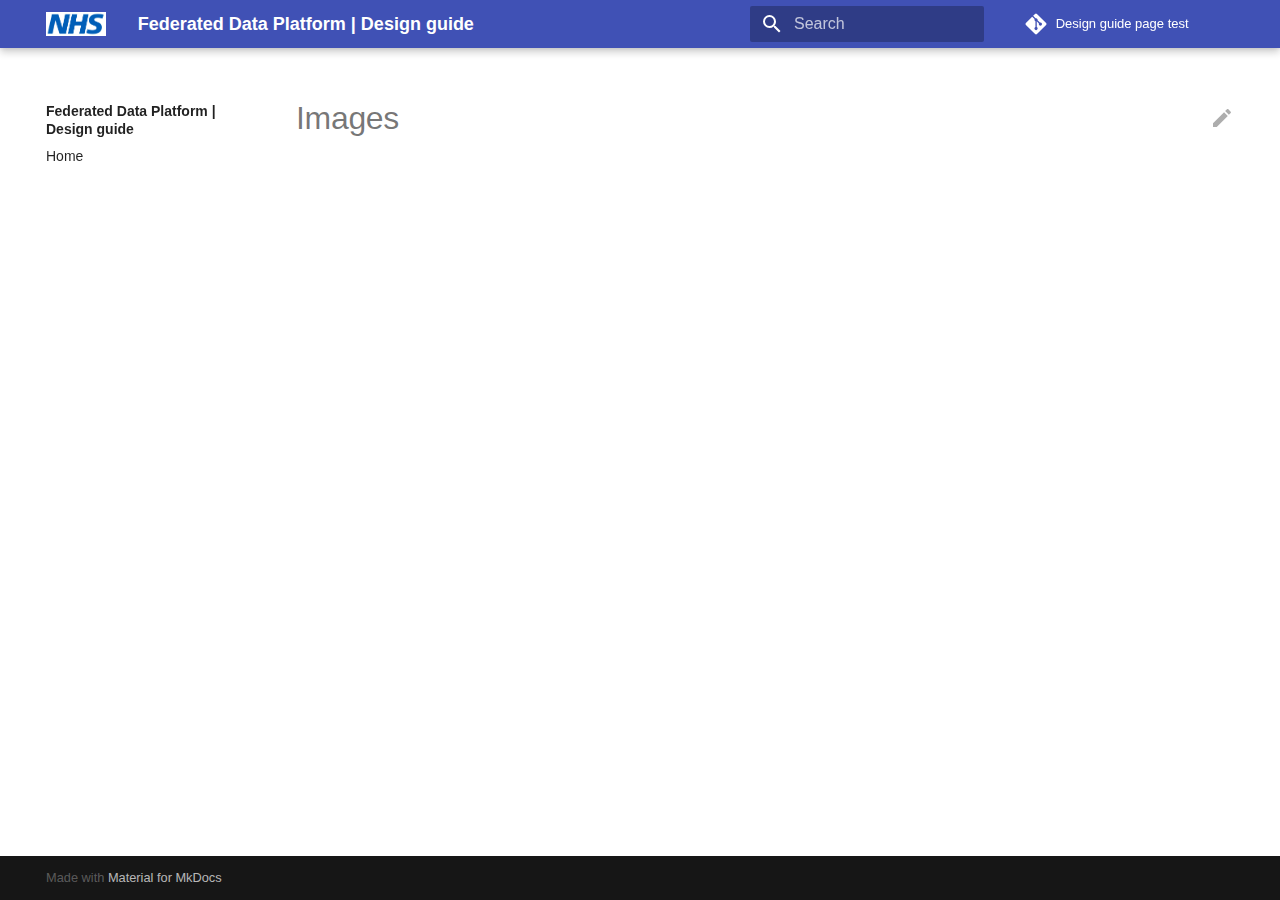
<file: images/index.html>
<!doctype html>
<html lang="en" class="no-js">
  <head>
    
      <meta charset="utf-8">
      <meta name="viewport" content="width=device-width,initial-scale=1">
      
      
      
      <link rel="icon" href="favicon/favicon.ico">
      <meta name="generator" content="mkdocs-1.4.2, mkdocs-material-8.5.10">
    
    
      
        <title>Images - Federated Data Platform | Design guide</title>
      
    
    
      <link rel="stylesheet" href="../assets/stylesheets/main.975780f9.min.css">
      
        
        <link rel="stylesheet" href="../assets/stylesheets/palette.2505c338.min.css">
        
          
          
          <meta name="theme-color" content="#4051b5">
        
      
      

    
    
    
      
        
        
        <link rel="preconnect" href="https://fonts.gstatic.com" crossorigin>
        <link rel="stylesheet" href="https://fonts.googleapis.com/css?family=Arial:300,300i,400,400i,700,700i%7CRoboto+Mono:400,400i,700,700i&display=fallback">
        <style>:root{--md-text-font:"Arial";--md-code-font:"Roboto Mono"}</style>
      
    
    
      <link rel="stylesheet" href="../extra.css">
    
    <script>__md_scope=new URL("..",location),__md_hash=e=>[...e].reduce((e,_)=>(e<<5)-e+_.charCodeAt(0),0),__md_get=(e,_=localStorage,t=__md_scope)=>JSON.parse(_.getItem(t.pathname+"."+e)),__md_set=(e,_,t=localStorage,a=__md_scope)=>{try{t.setItem(a.pathname+"."+e,JSON.stringify(_))}catch(e){}}</script>
    
      

    
    
    
  </head>
  
  
    
    
    
    
    
    <body dir="ltr" data-md-color-scheme="default" data-md-color-primary="indigo" data-md-color-accent="">
  
    
    
    <input class="md-toggle" data-md-toggle="drawer" type="checkbox" id="__drawer" autocomplete="off">
    <input class="md-toggle" data-md-toggle="search" type="checkbox" id="__search" autocomplete="off">
    <label class="md-overlay" for="__drawer"></label>
    <div data-md-component="skip">
      
    </div>
    <div data-md-component="announce">
      
    </div>
    
    
      

<header class="md-header" data-md-component="header">
  <nav class="md-header__inner md-grid" aria-label="Header">
    <a href=".." title="Federated Data Platform | Design guide" class="md-header__button md-logo" aria-label="Federated Data Platform | Design guide" data-md-component="logo">
      
  <img src="nhs-blue-on-white.jpg" alt="logo">

    </a>
    <label class="md-header__button md-icon" for="__drawer">
      <svg xmlns="http://www.w3.org/2000/svg" viewBox="0 0 24 24"><path d="M3 6h18v2H3V6m0 5h18v2H3v-2m0 5h18v2H3v-2Z"/></svg>
    </label>
    <div class="md-header__title" data-md-component="header-title">
      <div class="md-header__ellipsis">
        <div class="md-header__topic">
          <span class="md-ellipsis">
            Federated Data Platform | Design guide
          </span>
        </div>
        <div class="md-header__topic" data-md-component="header-topic">
          <span class="md-ellipsis">
            
              Images
            
          </span>
        </div>
      </div>
    </div>
    
    
    
      <label class="md-header__button md-icon" for="__search">
        <svg xmlns="http://www.w3.org/2000/svg" viewBox="0 0 24 24"><path d="M9.5 3A6.5 6.5 0 0 1 16 9.5c0 1.61-.59 3.09-1.56 4.23l.27.27h.79l5 5-1.5 1.5-5-5v-.79l-.27-.27A6.516 6.516 0 0 1 9.5 16 6.5 6.5 0 0 1 3 9.5 6.5 6.5 0 0 1 9.5 3m0 2C7 5 5 7 5 9.5S7 14 9.5 14 14 12 14 9.5 12 5 9.5 5Z"/></svg>
      </label>
      <div class="md-search" data-md-component="search" role="dialog">
  <label class="md-search__overlay" for="__search"></label>
  <div class="md-search__inner" role="search">
    <form class="md-search__form" name="search">
      <input type="text" class="md-search__input" name="query" aria-label="Search" placeholder="Search" autocapitalize="off" autocorrect="off" autocomplete="off" spellcheck="false" data-md-component="search-query" required>
      <label class="md-search__icon md-icon" for="__search">
        <svg xmlns="http://www.w3.org/2000/svg" viewBox="0 0 24 24"><path d="M9.5 3A6.5 6.5 0 0 1 16 9.5c0 1.61-.59 3.09-1.56 4.23l.27.27h.79l5 5-1.5 1.5-5-5v-.79l-.27-.27A6.516 6.516 0 0 1 9.5 16 6.5 6.5 0 0 1 3 9.5 6.5 6.5 0 0 1 9.5 3m0 2C7 5 5 7 5 9.5S7 14 9.5 14 14 12 14 9.5 12 5 9.5 5Z"/></svg>
        <svg xmlns="http://www.w3.org/2000/svg" viewBox="0 0 24 24"><path d="M20 11v2H8l5.5 5.5-1.42 1.42L4.16 12l7.92-7.92L13.5 5.5 8 11h12Z"/></svg>
      </label>
      <nav class="md-search__options" aria-label="Search">
        
        <button type="reset" class="md-search__icon md-icon" title="Clear" aria-label="Clear" tabindex="-1">
          <svg xmlns="http://www.w3.org/2000/svg" viewBox="0 0 24 24"><path d="M19 6.41 17.59 5 12 10.59 6.41 5 5 6.41 10.59 12 5 17.59 6.41 19 12 13.41 17.59 19 19 17.59 13.41 12 19 6.41Z"/></svg>
        </button>
      </nav>
      
    </form>
    <div class="md-search__output">
      <div class="md-search__scrollwrap" data-md-scrollfix>
        <div class="md-search-result" data-md-component="search-result">
          <div class="md-search-result__meta">
            Initializing search
          </div>
          <ol class="md-search-result__list"></ol>
        </div>
      </div>
    </div>
  </div>
</div>
    
    
      <div class="md-header__source">
        <a href="https://github.com/baracoffice/pagetest" title="Go to repository" class="md-source" data-md-component="source">
  <div class="md-source__icon md-icon">
    
    <svg xmlns="http://www.w3.org/2000/svg" viewBox="0 0 448 512"><!--! Font Awesome Free 6.2.1 by @fontawesome - https://fontawesome.com License - https://fontawesome.com/license/free (Icons: CC BY 4.0, Fonts: SIL OFL 1.1, Code: MIT License) Copyright 2022 Fonticons, Inc.--><path d="M439.55 236.05 244 40.45a28.87 28.87 0 0 0-40.81 0l-40.66 40.63 51.52 51.52c27.06-9.14 52.68 16.77 43.39 43.68l49.66 49.66c34.23-11.8 61.18 31 35.47 56.69-26.49 26.49-70.21-2.87-56-37.34L240.22 199v121.85c25.3 12.54 22.26 41.85 9.08 55a34.34 34.34 0 0 1-48.55 0c-17.57-17.6-11.07-46.91 11.25-56v-123c-20.8-8.51-24.6-30.74-18.64-45L142.57 101 8.45 235.14a28.86 28.86 0 0 0 0 40.81l195.61 195.6a28.86 28.86 0 0 0 40.8 0l194.69-194.69a28.86 28.86 0 0 0 0-40.81z"/></svg>
  </div>
  <div class="md-source__repository">
    Design guide page test
  </div>
</a>
      </div>
    
  </nav>
  
</header>
    
    <div class="md-container" data-md-component="container">
      
      
        
          
        
      
      <main class="md-main" data-md-component="main">
        <div class="md-main__inner md-grid">
          
            
              
              <div class="md-sidebar md-sidebar--primary" data-md-component="sidebar" data-md-type="navigation" >
                <div class="md-sidebar__scrollwrap">
                  <div class="md-sidebar__inner">
                    


  

<nav class="md-nav md-nav--primary md-nav--integrated" aria-label="Navigation" data-md-level="0">
  <label class="md-nav__title" for="__drawer">
    <a href=".." title="Federated Data Platform | Design guide" class="md-nav__button md-logo" aria-label="Federated Data Platform | Design guide" data-md-component="logo">
      
  <img src="nhs-blue-on-white.jpg" alt="logo">

    </a>
    Federated Data Platform | Design guide
  </label>
  
    <div class="md-nav__source">
      <a href="https://github.com/baracoffice/pagetest" title="Go to repository" class="md-source" data-md-component="source">
  <div class="md-source__icon md-icon">
    
    <svg xmlns="http://www.w3.org/2000/svg" viewBox="0 0 448 512"><!--! Font Awesome Free 6.2.1 by @fontawesome - https://fontawesome.com License - https://fontawesome.com/license/free (Icons: CC BY 4.0, Fonts: SIL OFL 1.1, Code: MIT License) Copyright 2022 Fonticons, Inc.--><path d="M439.55 236.05 244 40.45a28.87 28.87 0 0 0-40.81 0l-40.66 40.63 51.52 51.52c27.06-9.14 52.68 16.77 43.39 43.68l49.66 49.66c34.23-11.8 61.18 31 35.47 56.69-26.49 26.49-70.21-2.87-56-37.34L240.22 199v121.85c25.3 12.54 22.26 41.85 9.08 55a34.34 34.34 0 0 1-48.55 0c-17.57-17.6-11.07-46.91 11.25-56v-123c-20.8-8.51-24.6-30.74-18.64-45L142.57 101 8.45 235.14a28.86 28.86 0 0 0 0 40.81l195.61 195.6a28.86 28.86 0 0 0 40.8 0l194.69-194.69a28.86 28.86 0 0 0 0-40.81z"/></svg>
  </div>
  <div class="md-source__repository">
    Design guide page test
  </div>
</a>
    </div>
  
  <ul class="md-nav__list" data-md-scrollfix>
    
      
      
      

  
  
  
    <li class="md-nav__item">
      <a href=".." class="md-nav__link">
        Home
      </a>
    </li>
  

    
  </ul>
</nav>
                  </div>
                </div>
              </div>
            
            
          
          
            <div class="md-content" data-md-component="content">
              <article class="md-content__inner md-typeset">
                
                  

  <a href="https://github.com/baracoffice/pagetest/edit/main/docs/images.md" title="Edit this page" class="md-content__button md-icon">
    
    <svg xmlns="http://www.w3.org/2000/svg" viewBox="0 0 24 24"><path d="M20.71 7.04c.39-.39.39-1.04 0-1.41l-2.34-2.34c-.37-.39-1.02-.39-1.41 0l-1.84 1.83 3.75 3.75M3 17.25V21h3.75L17.81 9.93l-3.75-3.75L3 17.25Z"/></svg>
  </a>


  <h1>Images</h1>







                
              </article>
            </div>
          
          
        </div>
        
      </main>
      
        <footer class="md-footer">
  
  <div class="md-footer-meta md-typeset">
    <div class="md-footer-meta__inner md-grid">
      <div class="md-copyright">
  
  
    Made with
    <a href="https://squidfunk.github.io/mkdocs-material/" target="_blank" rel="noopener">
      Material for MkDocs
    </a>
  
</div>
      
    </div>
  </div>
</footer>
      
    </div>
    <div class="md-dialog" data-md-component="dialog">
      <div class="md-dialog__inner md-typeset"></div>
    </div>
    
    <script id="__config" type="application/json">{"base": "..", "features": ["toc.integrate"], "search": "../assets/javascripts/workers/search.16e2a7d4.min.js", "translations": {"clipboard.copied": "Copied to clipboard", "clipboard.copy": "Copy to clipboard", "search.config.lang": "en", "search.config.pipeline": "trimmer, stopWordFilter", "search.config.separator": "[\\s\\-]+", "search.placeholder": "Search", "search.result.more.one": "1 more on this page", "search.result.more.other": "# more on this page", "search.result.none": "No matching documents", "search.result.one": "1 matching document", "search.result.other": "# matching documents", "search.result.placeholder": "Type to start searching", "search.result.term.missing": "Missing", "select.version.title": "Select version"}}</script>
    
    
      <script src="../assets/javascripts/bundle.5a2dcb6a.min.js"></script>
      
    
    
  </body>
</html>
</file>
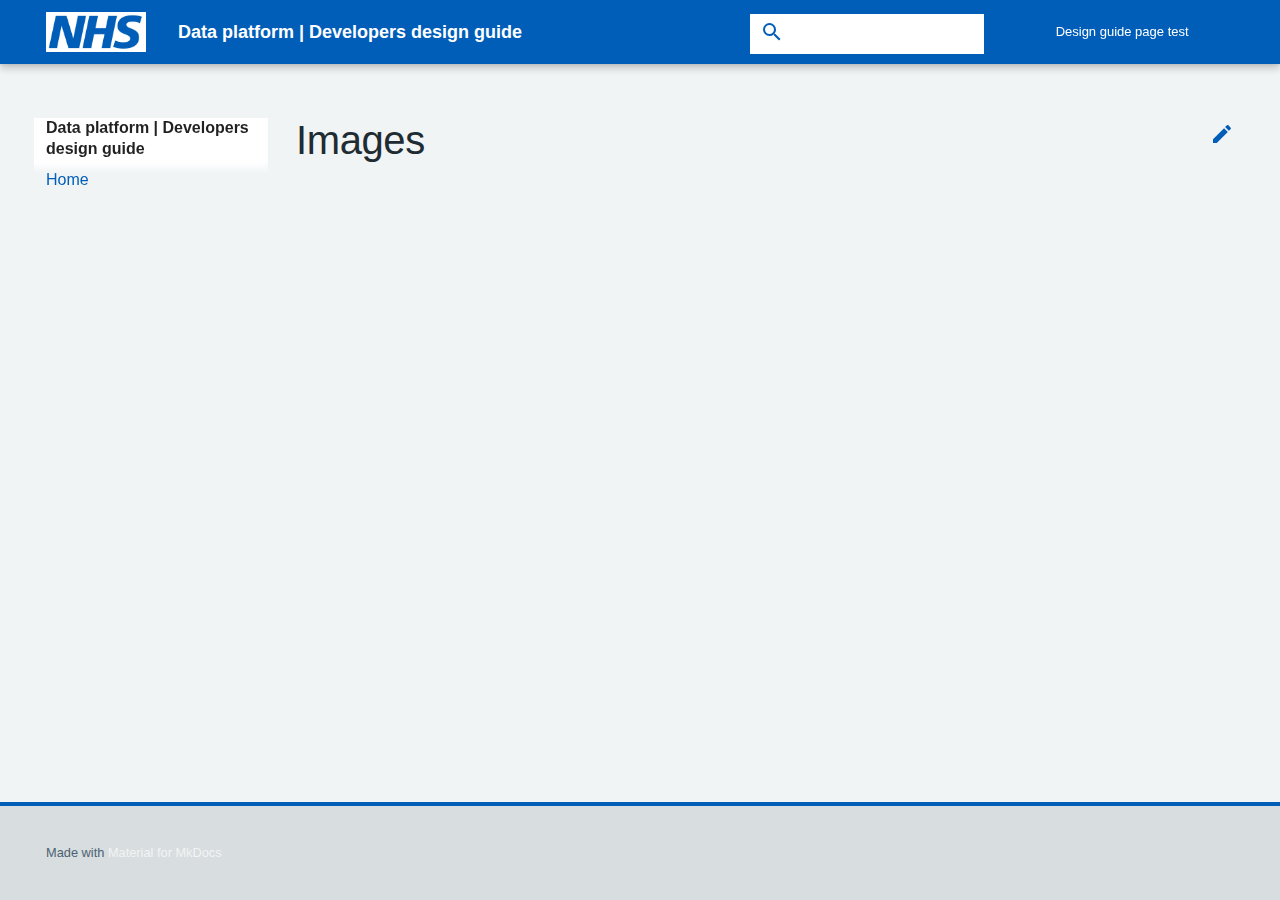
<file: docs/images/index.html>
<!doctype html>
<html lang="en" class="no-js">
  <head>
    
      <meta charset="utf-8">
      <meta name="viewport" content="width=device-width,initial-scale=1">
      
      
      
      <link rel="icon" href="favicon/favicon.ico">
      <meta name="generator" content="mkdocs-1.4.2, mkdocs-material-8.5.10">
    
    
      
        <title>Images - Data platform | Developers design guide</title>
      
    
    
      <link rel="stylesheet" href="../assets/stylesheets/main.975780f9.min.css">
      
        
        <link rel="stylesheet" href="../assets/stylesheets/palette.2505c338.min.css">
        
          
          
          <meta name="theme-color" content="#4051b5">
        
      
      

    
    
    
      
        
        
        <link rel="preconnect" href="https://fonts.gstatic.com" crossorigin>
        <link rel="stylesheet" href="https://fonts.googleapis.com/css?family=Arial:300,300i,400,400i,700,700i%7CRoboto+Mono:400,400i,700,700i&display=fallback">
        <style>:root{--md-text-font:"Arial";--md-code-font:"Roboto Mono"}</style>
      
    
    
      <link rel="stylesheet" href="../extra.css">
    
    <script>__md_scope=new URL("..",location),__md_hash=e=>[...e].reduce((e,_)=>(e<<5)-e+_.charCodeAt(0),0),__md_get=(e,_=localStorage,t=__md_scope)=>JSON.parse(_.getItem(t.pathname+"."+e)),__md_set=(e,_,t=localStorage,a=__md_scope)=>{try{t.setItem(a.pathname+"."+e,JSON.stringify(_))}catch(e){}}</script>
    
      

    
    
    
  </head>
  
  
    
    
    
    
    
    <body dir="ltr" data-md-color-scheme="default" data-md-color-primary="indigo" data-md-color-accent="">
  
    
    
    <input class="md-toggle" data-md-toggle="drawer" type="checkbox" id="__drawer" autocomplete="off">
    <input class="md-toggle" data-md-toggle="search" type="checkbox" id="__search" autocomplete="off">
    <label class="md-overlay" for="__drawer"></label>
    <div data-md-component="skip">
      
    </div>
    <div data-md-component="announce">
      
    </div>
    
    
      

<header class="md-header" data-md-component="header">
  <nav class="md-header__inner md-grid" aria-label="Header">
    <a href=".." title="Data platform | Developers design guide" class="md-header__button md-logo" aria-label="Data platform | Developers design guide" data-md-component="logo">
      
  <img src="nhs-blue-on-white.jpg" alt="logo">

    </a>
    <label class="md-header__button md-icon" for="__drawer">
      <svg xmlns="http://www.w3.org/2000/svg" viewBox="0 0 24 24"><path d="M3 6h18v2H3V6m0 5h18v2H3v-2m0 5h18v2H3v-2Z"/></svg>
    </label>
    <div class="md-header__title" data-md-component="header-title">
      <div class="md-header__ellipsis">
        <div class="md-header__topic">
          <span class="md-ellipsis">
            Data platform | Developers design guide
          </span>
        </div>
        <div class="md-header__topic" data-md-component="header-topic">
          <span class="md-ellipsis">
            
              Images
            
          </span>
        </div>
      </div>
    </div>
    
    
    
      <label class="md-header__button md-icon" for="__search">
        <svg xmlns="http://www.w3.org/2000/svg" viewBox="0 0 24 24"><path d="M9.5 3A6.5 6.5 0 0 1 16 9.5c0 1.61-.59 3.09-1.56 4.23l.27.27h.79l5 5-1.5 1.5-5-5v-.79l-.27-.27A6.516 6.516 0 0 1 9.5 16 6.5 6.5 0 0 1 3 9.5 6.5 6.5 0 0 1 9.5 3m0 2C7 5 5 7 5 9.5S7 14 9.5 14 14 12 14 9.5 12 5 9.5 5Z"/></svg>
      </label>
      <div class="md-search" data-md-component="search" role="dialog">
  <label class="md-search__overlay" for="__search"></label>
  <div class="md-search__inner" role="search">
    <form class="md-search__form" name="search">
      <input type="text" class="md-search__input" name="query" aria-label="Search" placeholder="Search" autocapitalize="off" autocorrect="off" autocomplete="off" spellcheck="false" data-md-component="search-query" required>
      <label class="md-search__icon md-icon" for="__search">
        <svg xmlns="http://www.w3.org/2000/svg" viewBox="0 0 24 24"><path d="M9.5 3A6.5 6.5 0 0 1 16 9.5c0 1.61-.59 3.09-1.56 4.23l.27.27h.79l5 5-1.5 1.5-5-5v-.79l-.27-.27A6.516 6.516 0 0 1 9.5 16 6.5 6.5 0 0 1 3 9.5 6.5 6.5 0 0 1 9.5 3m0 2C7 5 5 7 5 9.5S7 14 9.5 14 14 12 14 9.5 12 5 9.5 5Z"/></svg>
        <svg xmlns="http://www.w3.org/2000/svg" viewBox="0 0 24 24"><path d="M20 11v2H8l5.5 5.5-1.42 1.42L4.16 12l7.92-7.92L13.5 5.5 8 11h12Z"/></svg>
      </label>
      <nav class="md-search__options" aria-label="Search">
        
        <button type="reset" class="md-search__icon md-icon" title="Clear" aria-label="Clear" tabindex="-1">
          <svg xmlns="http://www.w3.org/2000/svg" viewBox="0 0 24 24"><path d="M19 6.41 17.59 5 12 10.59 6.41 5 5 6.41 10.59 12 5 17.59 6.41 19 12 13.41 17.59 19 19 17.59 13.41 12 19 6.41Z"/></svg>
        </button>
      </nav>
      
    </form>
    <div class="md-search__output">
      <div class="md-search__scrollwrap" data-md-scrollfix>
        <div class="md-search-result" data-md-component="search-result">
          <div class="md-search-result__meta">
            Initializing search
          </div>
          <ol class="md-search-result__list"></ol>
        </div>
      </div>
    </div>
  </div>
</div>
    
    
      <div class="md-header__source">
        <a href="https://github.com/baracoffice/pagetest" title="Go to repository" class="md-source" data-md-component="source">
  <div class="md-source__icon md-icon">
    
    <svg xmlns="http://www.w3.org/2000/svg" viewBox="0 0 448 512"><!--! Font Awesome Free 6.2.1 by @fontawesome - https://fontawesome.com License - https://fontawesome.com/license/free (Icons: CC BY 4.0, Fonts: SIL OFL 1.1, Code: MIT License) Copyright 2022 Fonticons, Inc.--><path d="M439.55 236.05 244 40.45a28.87 28.87 0 0 0-40.81 0l-40.66 40.63 51.52 51.52c27.06-9.14 52.68 16.77 43.39 43.68l49.66 49.66c34.23-11.8 61.18 31 35.47 56.69-26.49 26.49-70.21-2.87-56-37.34L240.22 199v121.85c25.3 12.54 22.26 41.85 9.08 55a34.34 34.34 0 0 1-48.55 0c-17.57-17.6-11.07-46.91 11.25-56v-123c-20.8-8.51-24.6-30.74-18.64-45L142.57 101 8.45 235.14a28.86 28.86 0 0 0 0 40.81l195.61 195.6a28.86 28.86 0 0 0 40.8 0l194.69-194.69a28.86 28.86 0 0 0 0-40.81z"/></svg>
  </div>
  <div class="md-source__repository">
    Design guide page test
  </div>
</a>
      </div>
    
  </nav>
  
</header>
    
    <div class="md-container" data-md-component="container">
      
      
        
          
        
      
      <main class="md-main" data-md-component="main">
        <div class="md-main__inner md-grid">
          
            
              
              <div class="md-sidebar md-sidebar--primary" data-md-component="sidebar" data-md-type="navigation" >
                <div class="md-sidebar__scrollwrap">
                  <div class="md-sidebar__inner">
                    


  

<nav class="md-nav md-nav--primary md-nav--integrated" aria-label="Navigation" data-md-level="0">
  <label class="md-nav__title" for="__drawer">
    <a href=".." title="Data platform | Developers design guide" class="md-nav__button md-logo" aria-label="Data platform | Developers design guide" data-md-component="logo">
      
  <img src="nhs-blue-on-white.jpg" alt="logo">

    </a>
    Data platform | Developers design guide
  </label>
  
    <div class="md-nav__source">
      <a href="https://github.com/baracoffice/pagetest" title="Go to repository" class="md-source" data-md-component="source">
  <div class="md-source__icon md-icon">
    
    <svg xmlns="http://www.w3.org/2000/svg" viewBox="0 0 448 512"><!--! Font Awesome Free 6.2.1 by @fontawesome - https://fontawesome.com License - https://fontawesome.com/license/free (Icons: CC BY 4.0, Fonts: SIL OFL 1.1, Code: MIT License) Copyright 2022 Fonticons, Inc.--><path d="M439.55 236.05 244 40.45a28.87 28.87 0 0 0-40.81 0l-40.66 40.63 51.52 51.52c27.06-9.14 52.68 16.77 43.39 43.68l49.66 49.66c34.23-11.8 61.18 31 35.47 56.69-26.49 26.49-70.21-2.87-56-37.34L240.22 199v121.85c25.3 12.54 22.26 41.85 9.08 55a34.34 34.34 0 0 1-48.55 0c-17.57-17.6-11.07-46.91 11.25-56v-123c-20.8-8.51-24.6-30.74-18.64-45L142.57 101 8.45 235.14a28.86 28.86 0 0 0 0 40.81l195.61 195.6a28.86 28.86 0 0 0 40.8 0l194.69-194.69a28.86 28.86 0 0 0 0-40.81z"/></svg>
  </div>
  <div class="md-source__repository">
    Design guide page test
  </div>
</a>
    </div>
  
  <ul class="md-nav__list" data-md-scrollfix>
    
      
      
      

  
  
  
    <li class="md-nav__item">
      <a href=".." class="md-nav__link">
        Home
      </a>
    </li>
  

    
  </ul>
</nav>
                  </div>
                </div>
              </div>
            
            
          
          
            <div class="md-content" data-md-component="content">
              <article class="md-content__inner md-typeset">
                
                  

  <a href="https://github.com/baracoffice/pagetest/edit/main/docs/images.md" title="Edit this page" class="md-content__button md-icon">
    
    <svg xmlns="http://www.w3.org/2000/svg" viewBox="0 0 24 24"><path d="M20.71 7.04c.39-.39.39-1.04 0-1.41l-2.34-2.34c-.37-.39-1.02-.39-1.41 0l-1.84 1.83 3.75 3.75M3 17.25V21h3.75L17.81 9.93l-3.75-3.75L3 17.25Z"/></svg>
  </a>


  <h1>Images</h1>







                
              </article>
            </div>
          
          
        </div>
        
      </main>
      
        <footer class="md-footer">
  
  <div class="md-footer-meta md-typeset">
    <div class="md-footer-meta__inner md-grid">
      <div class="md-copyright">
  
  
    Made with
    <a href="https://squidfunk.github.io/mkdocs-material/" target="_blank" rel="noopener">
      Material for MkDocs
    </a>
  
</div>
      
    </div>
  </div>
</footer>
      
    </div>
    <div class="md-dialog" data-md-component="dialog">
      <div class="md-dialog__inner md-typeset"></div>
    </div>
    
    <script id="__config" type="application/json">{"base": "..", "features": ["toc.integrate"], "search": "../assets/javascripts/workers/search.16e2a7d4.min.js", "translations": {"clipboard.copied": "Copied to clipboard", "clipboard.copy": "Copy to clipboard", "search.config.lang": "en", "search.config.pipeline": "trimmer, stopWordFilter", "search.config.separator": "[\\s\\-]+", "search.placeholder": "Search", "search.result.more.one": "1 more on this page", "search.result.more.other": "# more on this page", "search.result.none": "No matching documents", "search.result.one": "1 matching document", "search.result.other": "# matching documents", "search.result.placeholder": "Type to start searching", "search.result.term.missing": "Missing", "select.version.title": "Select version"}}</script>
    
    
      <script src="../assets/javascripts/bundle.5a2dcb6a.min.js"></script>
      
    
    
  </body>
</html>
</file>
<file: extra.css>
/* next 3 are for colour pills */
.inline-container {
    display: flex;
    gap: 0.3125rem;
    align-items: center;
  }
 
  .inline-container-pill {
    display: flex;
    gap: 0.3125rem;
    align-items: center;
    border: solid;
    border-color: var(--colour);
    border-radius: 30px;
    padding-left: 9px;
    padding-right: 9px;
  }
 
  .inline-colour-square {
    display: flex;
    color: white;
    background: var(--colour);
    width: 18px;
    height: 18px;
    align-items: center;
    justify-content: center;
  }
 
  /* square text vesion*/
  .colour-rect {
    display: flex;
    color: var(--txt_clr);
    background-color: var(--colour);
    width: 150px;
    height: 40px;
    align-items: center;
    justify-content: center;
  }
</file>
<file: docs/assets/stylesheets/override-classes.css>
.md-header--shadow{
  background-color:#005EB8 !important;
}
.md-header{
  background-color:#005EB8 !important;
}

.md-nav{
  font-size: 16px !important;
}
h2{
      font-weight: 600 !important;
      font-size: 36px !important;
}

.md-nav--integrated>.md-nav__list>.md-nav__item--active .md-nav--secondary
{
  border-left: 0px !important;
}

h3{
      font-weight: 600 !important;
      font-size: 26px !important;
}

.md-nav{
  color: #005EB8 !important;
}


.md-nav__item a:hover{
  color: #005EB8 !important;
  text-decoration: underline;
}

.app-colour-list__swatch--border {
    border: 1px solid #d8dde0;
}

.md-typeset{
  font-size: 19px !important;
}

/*
.md-nav__list a
{
  color: #005EB8 !important;
} */
</file>
<file: docs/extra.css>
/* next 3 are for colour pills */
.inline-container {
    display: flex;
    gap: 0.3125rem;
    align-items: center;
  }

  .inline-container-pill {
    display: flex;
    gap: 0.3125rem;
    align-items: center;
    border: solid;
    border-color: var(--colour);
    border-radius: 30px;
    padding-left: 9px;
    padding-right: 9px;
  }

  .inline-colour-square {
    display: flex;
    color: white;
    background: var(--colour);
    width: 18px;
    height: 18px;
    align-items: center;
    justify-content: center;
  }

  /* square text vesion*/
  .colour-rect {
    display: flex;
    color: var(--txt_clr);
    background-color: var(--colour);
    width: 150px;
    height: 40px;
    align-items: center;
    justify-content: center;
  }
  .md-header--shadow{
    background-color:#005EB8 !important;
  }
  .md-header{
    background-color:#005EB8 !important;
    /* padding: 20px 0px; */
  }

  .app-colour-list_page_background {
      background-color: #F0F4F5;
      border: 1px solid rgba(0, 0, 0, 0);
      border-radius: 50%;
      display: inline-block;
      height: 40px;
      margin-right: 8px;
      vertical-align: middle;
      width: 40px;
  }

  html, body {
      /* font-family: "Frutiger", Arial, Sans-serif !important; */
      color: #212B32 !important;
      background-color: #f0f4f5 !important;
  }

  .md-nav{
    font-size: 16px !important;
  }

  h2{
        font-weight: 600 !important;
        font-size: 36px !important;
  }

  h3{
        font-weight: 600 !important;
        font-size: 26px !important;
  }

   .md-nav__item a:hover{
    color: #005EB8 !important;
    text-decoration: underline;
  }
  .md-nav__link--active{
    font-weight: 600 !important;
    border-left: 3px solid #005EB8 !important;
    padding-left: 5px;
  }

  .app-colour-list__swatch--border {
      border: 1px solid #d8dde0;
  }

  .md-typeset{
    font-size: 19px !important;
  }
  .md-nav{
    color: #005EB8 !important;
  }
.md-nav__link--passed{
  color: #005EB8 !important;
}

.page-body-link a:link {
  color: #005EB8;
  text-decoration: underline;
}

.page-body-link a:hover {
  color: #7c2855;
text-decoration: none;
}

.md-nav__title{
  color:#000000de;
}

.md-typeset h1
{
  color: #212B32 !important;
  font-size: 40px;
}
.md-footer{
  background-color: #d8dde0 !important;
border-top: 4px solid #005eb8 !important;
}
.md-footer-meta{
  background-color: #d8dde0 !important;
  margin: 25px;
}
.md-copyright{
  color: #4c6272 !important;
}

.md-sidebar__scrollwrap{
  scrollbar-color: #005EB8 !important;
}
.md-search__input{
  border: 1px solid #fff !important;
font-size: 16px !important;
height: 40px !important;
background: #fff;
}

.md-header__button.md-logo :-webkit-any(img,svg){
  width: 100px;
    height: 40px;
}

.md-icon svg{
  color: #005EB8 !important;
}
.md-source__icon{
  color: #fff !important;
}

.app-colour-list__swatch {
    background-color: #f0f4f5;
    /* border: 1px solid rgba(0, 0, 0, 0); */
    border-radius: 50%;
    display: inline-block;
    height: 40px;
    margin-right: 8px;
    vertical-align: middle;
    width: 40px;
}
.app-colour-list__column {
    padding-left: 0;
    padding-top: 0;
    vertical-align: middle;
}
.md-typeset code{
  background-color: #f0f4f5 !important;
}

table {
    /* margin-bottom: 20px; */
    border-spacing: 0;
    vertical-align: top;
}
th
{
  padding-right: 10px;
  padding-bottom: 16px;
  float: left !important;
}

td {
  padding-right: 40px;
  padding-bottom: 16px;
}

tr
{
  vertical-align: middle !important;
  line-height: 2;
}


 td.remove-space
  {
    padding-right: 10px;
    padding-bottom: 16px;
    float: left !important;
  }

  td.lft-align{
    float: left;
  }


.remove-btmargin h3{
  margin-bottom: 0px !important;
}

ul.bullet-padding{
  padding-left: 30px;
}

.no-margin-bt{
  margin-bottom:0px !important;
}

.no-margin-tp{
  margin-top:0px !important;
}

.no-padding-bt{
  padding-bottom: 0px !important;
}


.button {
background-color: #007f3b;
  align-items: center;
  cursor: pointer;
  display: inline-flex;
  flex-direction: row;
  justify-content: center;
  min-height: 30px;
  min-width: 30px;
  text-align: left;
  color: #fff !important;
  vertical-align: middle;
  border-width: initial;
  border-style: none;
  border-color: initial;
  border-image: initial;
  border-radius: 2px;
  padding: 5px 10px;
  box-shadow: inset 0 0 0 1px rgba(17, 20, 24, .2), 0 1px 2px rgba(17, 20, 24, .1);

}

.secondary-button {
  background-color: #4c6272 !important;
  align-items: center;
  cursor: pointer;
  display: inline-flex;
  flex-direction: row;
  justify-content: center;
  min-height: 30px;
  min-width: 30px;
  text-align: left;
  vertical-align: middle;
  border-width: initial;
  border-style: none;
  border-color: initial;
  border-image: initial;
  border-radius: 2px;
  padding: 5px 10px;
  color:#fff !important;
  box-shadow: inset 0 0 0 1px rgba(17, 20, 24, .2), 0 1px 2px rgba(17, 20, 24, .1);
}


.white-button {
  background-color: #fff !important;
  align-items: center;
  cursor: pointer;
  display: inline-flex;
  flex-direction: row;
  justify-content: center;
  min-height: 30px;
  min-width: 30px;
  text-align: left;
  vertical-align: middle;
  border-width: initial;
  border-style: none;
  border-color: initial;
  border-image: initial;
  border-radius: 2px;
  padding: 5px 10px;
  box-shadow: inset 0 0 0 1px rgba(17, 20, 24, .2), 0 1px 2px rgba(17, 20, 24, .1);
}
.secondary-button:hover{background-color:#384853 !important;}
.white-button:hover{background-color:#f2f2f2; !important;}
.button:hover{background-color:#00662f !important;}

.bp5-button {

}
/*
  .md-nav__list a
  {
    color: #005EB8 !important;
  } */
</file>
<file: assets/stylesheets/main.975780f9.min.css>
@charset "UTF-8";html{-webkit-text-size-adjust:none;-moz-text-size-adjust:none;text-size-adjust:none;box-sizing:border-box}*,:after,:before{box-sizing:inherit}@media (prefers-reduced-motion){*,:after,:before{transition:none!important}}body{margin:0}a,button,input,label{-webkit-tap-highlight-color:transparent}a{color:inherit;text-decoration:none}hr{border:0;box-sizing:initial;display:block;height:.05rem;overflow:visible;padding:0}small{font-size:80%}sub,sup{line-height:1em}img{border-style:none}table{border-collapse:initial;border-spacing:0}td,th{font-weight:400;vertical-align:top}button{background:#0000;border:0;font-family:inherit;font-size:inherit;margin:0;padding:0}input{border:0;outline:none}:root{--md-primary-fg-color:#4051b5;--md-primary-fg-color--light:#5d6cc0;--md-primary-fg-color--dark:#303fa1;--md-primary-bg-color:#fff;--md-primary-bg-color--light:#ffffffb3;--md-accent-fg-color:#526cfe;--md-accent-fg-color--transparent:#526cfe1a;--md-accent-bg-color:#fff;--md-accent-bg-color--light:#ffffffb3}:root,[data-md-color-scheme=default]{--md-default-fg-color:#000000de;--md-default-fg-color--light:#0000008a;--md-default-fg-color--lighter:#00000052;--md-default-fg-color--lightest:#00000012;--md-default-bg-color:#fff;--md-default-bg-color--light:#ffffffb3;--md-default-bg-color--lighter:#ffffff4d;--md-default-bg-color--lightest:#ffffff1f;--md-code-fg-color:#36464e;--md-code-bg-color:#f5f5f5;--md-code-hl-color:#ffff0080;--md-code-hl-number-color:#d52a2a;--md-code-hl-special-color:#db1457;--md-code-hl-function-color:#a846b9;--md-code-hl-constant-color:#6e59d9;--md-code-hl-keyword-color:#3f6ec6;--md-code-hl-string-color:#1c7d4d;--md-code-hl-name-color:var(--md-code-fg-color);--md-code-hl-operator-color:var(--md-default-fg-color--light);--md-code-hl-punctuation-color:var(--md-default-fg-color--light);--md-code-hl-comment-color:var(--md-default-fg-color--light);--md-code-hl-generic-color:var(--md-default-fg-color--light);--md-code-hl-variable-color:var(--md-default-fg-color--light);--md-typeset-color:var(--md-default-fg-color);--md-typeset-a-color:var(--md-primary-fg-color);--md-typeset-mark-color:#ffff0080;--md-typeset-del-color:#f5503d26;--md-typeset-ins-color:#0bd57026;--md-typeset-kbd-color:#fafafa;--md-typeset-kbd-accent-color:#fff;--md-typeset-kbd-border-color:#b8b8b8;--md-typeset-table-color:#0000001f;--md-admonition-fg-color:var(--md-default-fg-color);--md-admonition-bg-color:var(--md-default-bg-color);--md-footer-fg-color:#fff;--md-footer-fg-color--light:#ffffffb3;--md-footer-fg-color--lighter:#ffffff4d;--md-footer-bg-color:#000000de;--md-footer-bg-color--dark:#00000052;--md-shadow-z1:0 0.2rem 0.5rem #0000000d,0 0 0.05rem #0000001a;--md-shadow-z2:0 0.2rem 0.5rem #0000001a,0 0 0.05rem #00000040;--md-shadow-z3:0 0.2rem 0.5rem #0003,0 0 0.05rem #00000059}.md-icon svg{fill:currentcolor;display:block;height:1.2rem;width:1.2rem}body{-webkit-font-smoothing:antialiased;-moz-osx-font-smoothing:grayscale;--md-text-font-family:var(--md-text-font,_),-apple-system,BlinkMacSystemFont,Helvetica,Arial,sans-serif;--md-code-font-family:var(--md-code-font,_),SFMono-Regular,Consolas,Menlo,monospace}body,input{font-feature-settings:"kern","liga";font-family:var(--md-text-font-family)}body,code,input,kbd,pre{color:var(--md-typeset-color)}code,kbd,pre{font-feature-settings:"kern";font-family:var(--md-code-font-family)}:root{--md-typeset-table-sort-icon:url('data:image/svg+xml;charset=utf-8,<svg xmlns="http://www.w3.org/2000/svg" viewBox="0 0 24 24"><path d="m18 21-4-4h3V7h-3l4-4 4 4h-3v10h3M2 19v-2h10v2M2 13v-2h7v2M2 7V5h4v2H2Z"/></svg>');--md-typeset-table-sort-icon--asc:url('data:image/svg+xml;charset=utf-8,<svg xmlns="http://www.w3.org/2000/svg" viewBox="0 0 24 24"><path d="M19 17h3l-4 4-4-4h3V3h2M2 17h10v2H2M6 5v2H2V5m0 6h7v2H2v-2Z"/></svg>');--md-typeset-table-sort-icon--desc:url('data:image/svg+xml;charset=utf-8,<svg xmlns="http://www.w3.org/2000/svg" viewBox="0 0 24 24"><path d="M19 7h3l-4-4-4 4h3v14h2M2 17h10v2H2M6 5v2H2V5m0 6h7v2H2v-2Z"/></svg>')}.md-typeset{-webkit-print-color-adjust:exact;color-adjust:exact;font-size:.8rem;line-height:1.6}@media print{.md-typeset{font-size:.68rem}}.md-typeset blockquote,.md-typeset dl,.md-typeset figure,.md-typeset ol,.md-typeset pre,.md-typeset ul{margin-bottom:1em;margin-top:1em}.md-typeset h1{color:var(--md-default-fg-color--light);font-size:2em;line-height:1.3;margin:0 0 1.25em}.md-typeset h1,.md-typeset h2{font-weight:300;letter-spacing:-.01em}.md-typeset h2{font-size:1.5625em;line-height:1.4;margin:1.6em 0 .64em}.md-typeset h3{font-size:1.25em;font-weight:400;letter-spacing:-.01em;line-height:1.5;margin:1.6em 0 .8em}.md-typeset h2+h3{margin-top:.8em}.md-typeset h4{font-weight:700;letter-spacing:-.01em;margin:1em 0}.md-typeset h5,.md-typeset h6{color:var(--md-default-fg-color--light);font-size:.8em;font-weight:700;letter-spacing:-.01em;margin:1.25em 0}.md-typeset h5{text-transform:uppercase}.md-typeset hr{border-bottom:.05rem solid var(--md-default-fg-color--lightest);display:flow-root;margin:1.5em 0}.md-typeset a{color:var(--md-typeset-a-color);word-break:break-word}.md-typeset a,.md-typeset a:before{transition:color 125ms}.md-typeset a:focus,.md-typeset a:hover{color:var(--md-accent-fg-color)}.md-typeset a:focus code,.md-typeset a:hover code{background-color:var(--md-accent-fg-color--transparent)}.md-typeset a code{color:currentcolor;transition:background-color 125ms}.md-typeset a.focus-visible{outline-color:var(--md-accent-fg-color);outline-offset:.2rem}.md-typeset code,.md-typeset kbd,.md-typeset pre{color:var(--md-code-fg-color);direction:ltr;font-variant-ligatures:none}@media print{.md-typeset code,.md-typeset kbd,.md-typeset pre{white-space:pre-wrap}}.md-typeset code{background-color:var(--md-code-bg-color);border-radius:.1rem;-webkit-box-decoration-break:clone;box-decoration-break:clone;font-size:.85em;padding:0 .2941176471em;word-break:break-word}.md-typeset code:not(.focus-visible){-webkit-tap-highlight-color:transparent;outline:none}.md-typeset pre{display:flow-root;line-height:1.4;position:relative}.md-typeset pre>code{-webkit-box-decoration-break:slice;box-decoration-break:slice;box-shadow:none;display:block;margin:0;outline-color:var(--md-accent-fg-color);overflow:auto;padding:.7720588235em 1.1764705882em;scrollbar-color:var(--md-default-fg-color--lighter) #0000;scrollbar-width:thin;touch-action:auto;word-break:normal}.md-typeset pre>code:hover{scrollbar-color:var(--md-accent-fg-color) #0000}.md-typeset pre>code::-webkit-scrollbar{height:.2rem;width:.2rem}.md-typeset pre>code::-webkit-scrollbar-thumb{background-color:var(--md-default-fg-color--lighter)}.md-typeset pre>code::-webkit-scrollbar-thumb:hover{background-color:var(--md-accent-fg-color)}.md-typeset kbd{background-color:var(--md-typeset-kbd-color);border-radius:.1rem;box-shadow:0 .1rem 0 .05rem var(--md-typeset-kbd-border-color),0 .1rem 0 var(--md-typeset-kbd-border-color),0 -.1rem .2rem var(--md-typeset-kbd-accent-color) inset;color:var(--md-default-fg-color);display:inline-block;font-size:.75em;padding:0 .6666666667em;vertical-align:text-top;word-break:break-word}.md-typeset mark{background-color:var(--md-typeset-mark-color);-webkit-box-decoration-break:clone;box-decoration-break:clone;color:inherit;word-break:break-word}.md-typeset abbr{border-bottom:.05rem dotted var(--md-default-fg-color--light);cursor:help;text-decoration:none}@media (hover:none){.md-typeset abbr{position:relative}.md-typeset abbr[title]:-webkit-any(:focus,:hover):after{background-color:var(--md-default-fg-color);border-radius:.1rem;box-shadow:var(--md-shadow-z3);color:var(--md-default-bg-color);content:attr(title);display:inline-block;font-size:.7rem;margin-top:2em;max-width:80%;min-width:-webkit-max-content;min-width:max-content;padding:.2rem .3rem;position:absolute;width:auto}.md-typeset abbr[title]:-moz-any(:focus,:hover):after{background-color:var(--md-default-fg-color);border-radius:.1rem;box-shadow:var(--md-shadow-z3);color:var(--md-default-bg-color);content:attr(title);display:inline-block;font-size:.7rem;margin-top:2em;max-width:80%;min-width:-moz-max-content;min-width:max-content;padding:.2rem .3rem;position:absolute;width:auto}[dir=ltr] .md-typeset abbr[title]:-webkit-any(:focus,:hover):after{left:0}[dir=ltr] .md-typeset abbr[title]:-moz-any(:focus,:hover):after{left:0}[dir=ltr] .md-typeset abbr[title]:is(:focus,:hover):after{left:0}[dir=rtl] .md-typeset abbr[title]:-webkit-any(:focus,:hover):after{right:0}[dir=rtl] .md-typeset abbr[title]:-moz-any(:focus,:hover):after{right:0}[dir=rtl] .md-typeset abbr[title]:is(:focus,:hover):after{right:0}.md-typeset abbr[title]:is(:focus,:hover):after{background-color:var(--md-default-fg-color);border-radius:.1rem;box-shadow:var(--md-shadow-z3);color:var(--md-default-bg-color);content:attr(title);display:inline-block;font-size:.7rem;margin-top:2em;max-width:80%;min-width:-webkit-max-content;min-width:-moz-max-content;min-width:max-content;padding:.2rem .3rem;position:absolute;width:auto}}.md-typeset small{opacity:.75}[dir=ltr] .md-typeset sub,[dir=ltr] .md-typeset sup{margin-left:.078125em}[dir=rtl] .md-typeset sub,[dir=rtl] .md-typeset sup{margin-right:.078125em}[dir=ltr] .md-typeset blockquote{padding-left:.6rem}[dir=rtl] .md-typeset blockquote{padding-right:.6rem}[dir=ltr] .md-typeset blockquote{border-left:.2rem solid var(--md-default-fg-color--lighter)}[dir=rtl] .md-typeset blockquote{border-right:.2rem solid var(--md-default-fg-color--lighter)}.md-typeset blockquote{color:var(--md-default-fg-color--light);margin-left:0;margin-right:0}.md-typeset ul{list-style-type:disc}[dir=ltr] .md-typeset ol,[dir=ltr] .md-typeset ul{margin-left:.625em}[dir=rtl] .md-typeset ol,[dir=rtl] .md-typeset ul{margin-right:.625em}.md-typeset ol,.md-typeset ul{padding:0}.md-typeset ol:not([hidden]),.md-typeset ul:not([hidden]){display:flow-root}.md-typeset ol ol,.md-typeset ul ol{list-style-type:lower-alpha}.md-typeset ol ol ol,.md-typeset ul ol ol{list-style-type:lower-roman}[dir=ltr] .md-typeset ol li,[dir=ltr] .md-typeset ul li{margin-left:1.25em}[dir=rtl] .md-typeset ol li,[dir=rtl] .md-typeset ul li{margin-right:1.25em}.md-typeset ol li,.md-typeset ul li{margin-bottom:.5em}.md-typeset ol li blockquote,.md-typeset ol li p,.md-typeset ul li blockquote,.md-typeset ul li p{margin:.5em 0}.md-typeset ol li:last-child,.md-typeset ul li:last-child{margin-bottom:0}.md-typeset ol li :-webkit-any(ul,ol),.md-typeset ul li :-webkit-any(ul,ol){margin-bottom:.5em;margin-top:.5em}.md-typeset ol li :-moz-any(ul,ol),.md-typeset ul li :-moz-any(ul,ol){margin-bottom:.5em;margin-top:.5em}[dir=ltr] .md-typeset ol li :-webkit-any(ul,ol),[dir=ltr] .md-typeset ul li :-webkit-any(ul,ol){margin-left:.625em}[dir=ltr] .md-typeset ol li :-moz-any(ul,ol),[dir=ltr] .md-typeset ul li :-moz-any(ul,ol){margin-left:.625em}[dir=ltr] .md-typeset ol li :is(ul,ol),[dir=ltr] .md-typeset ul li :is(ul,ol){margin-left:.625em}[dir=rtl] .md-typeset ol li :-webkit-any(ul,ol),[dir=rtl] .md-typeset ul li :-webkit-any(ul,ol){margin-right:.625em}[dir=rtl] .md-typeset ol li :-moz-any(ul,ol),[dir=rtl] .md-typeset ul li :-moz-any(ul,ol){margin-right:.625em}[dir=rtl] .md-typeset ol li :is(ul,ol),[dir=rtl] .md-typeset ul li :is(ul,ol){margin-right:.625em}.md-typeset ol li :is(ul,ol),.md-typeset ul li :is(ul,ol){margin-bottom:.5em;margin-top:.5em}[dir=ltr] .md-typeset dd{margin-left:1.875em}[dir=rtl] .md-typeset dd{margin-right:1.875em}.md-typeset dd{margin-bottom:1.5em;margin-top:1em}.md-typeset img,.md-typeset svg,.md-typeset video{height:auto;max-width:100%}.md-typeset img[align=left]{margin:1em 1em 1em 0}.md-typeset img[align=right]{margin:1em 0 1em 1em}.md-typeset img[align]:only-child{margin-top:0}.md-typeset img[src$="#gh-dark-mode-only"],.md-typeset img[src$="#only-dark"]{display:none}.md-typeset figure{display:flow-root;margin:1em auto;max-width:100%;text-align:center;width:-webkit-fit-content;width:-moz-fit-content;width:fit-content}.md-typeset figure img{display:block}.md-typeset figcaption{font-style:italic;margin:1em auto;max-width:24rem}.md-typeset iframe{max-width:100%}.md-typeset table:not([class]){background-color:var(--md-default-bg-color);border:.05rem solid var(--md-typeset-table-color);border-radius:.1rem;display:inline-block;font-size:.64rem;max-width:100%;overflow:auto;touch-action:auto}@media print{.md-typeset table:not([class]){display:table}}.md-typeset table:not([class])+*{margin-top:1.5em}.md-typeset table:not([class]) :-webkit-any(th,td)>:first-child{margin-top:0}.md-typeset table:not([class]) :-moz-any(th,td)>:first-child{margin-top:0}.md-typeset table:not([class]) :is(th,td)>:first-child{margin-top:0}.md-typeset table:not([class]) :-webkit-any(th,td)>:last-child{margin-bottom:0}.md-typeset table:not([class]) :-moz-any(th,td)>:last-child{margin-bottom:0}.md-typeset table:not([class]) :is(th,td)>:last-child{margin-bottom:0}.md-typeset table:not([class]) :-webkit-any(th,td):not([align]){text-align:left}.md-typeset table:not([class]) :-moz-any(th,td):not([align]){text-align:left}.md-typeset table:not([class]) :is(th,td):not([align]){text-align:left}[dir=rtl] .md-typeset table:not([class]) :-webkit-any(th,td):not([align]){text-align:right}[dir=rtl] .md-typeset table:not([class]) :-moz-any(th,td):not([align]){text-align:right}[dir=rtl] .md-typeset table:not([class]) :is(th,td):not([align]){text-align:right}.md-typeset table:not([class]) th{font-weight:700;min-width:5rem;padding:.9375em 1.25em;vertical-align:top}.md-typeset table:not([class]) td{border-top:.05rem solid var(--md-typeset-table-color);padding:.9375em 1.25em;vertical-align:top}.md-typeset table:not([class]) tbody tr{transition:background-color 125ms}.md-typeset table:not([class]) tbody tr:hover{background-color:rgba(0,0,0,.035);box-shadow:0 .05rem 0 var(--md-default-bg-color) inset}.md-typeset table:not([class]) a{word-break:normal}.md-typeset table th[role=columnheader]{cursor:pointer}[dir=ltr] .md-typeset table th[role=columnheader]:after{margin-left:.5em}[dir=rtl] .md-typeset table th[role=columnheader]:after{margin-right:.5em}.md-typeset table th[role=columnheader]:after{content:"";display:inline-block;height:1.2em;-webkit-mask-image:var(--md-typeset-table-sort-icon);mask-image:var(--md-typeset-table-sort-icon);-webkit-mask-repeat:no-repeat;mask-repeat:no-repeat;-webkit-mask-size:contain;mask-size:contain;transition:background-color 125ms;vertical-align:text-bottom;width:1.2em}.md-typeset table th[role=columnheader]:hover:after{background-color:var(--md-default-fg-color--lighter)}.md-typeset table th[role=columnheader][aria-sort=ascending]:after{background-color:var(--md-default-fg-color--light);-webkit-mask-image:var(--md-typeset-table-sort-icon--asc);mask-image:var(--md-typeset-table-sort-icon--asc)}.md-typeset table th[role=columnheader][aria-sort=descending]:after{background-color:var(--md-default-fg-color--light);-webkit-mask-image:var(--md-typeset-table-sort-icon--desc);mask-image:var(--md-typeset-table-sort-icon--desc)}.md-typeset__scrollwrap{margin:1em -.8rem;overflow-x:auto;touch-action:auto}.md-typeset__table{display:inline-block;margin-bottom:.5em;padding:0 .8rem}@media print{.md-typeset__table{display:block}}html .md-typeset__table table{display:table;margin:0;overflow:hidden;width:100%}@media screen and (max-width:44.9375em){.md-content__inner>pre{margin:1em -.8rem}.md-content__inner>pre code{border-radius:0}}.md-banner{background-color:var(--md-footer-bg-color);color:var(--md-footer-fg-color);overflow:auto}@media print{.md-banner{display:none}}.md-banner--warning{background:var(--md-typeset-mark-color);color:var(--md-default-fg-color)}.md-banner__inner{font-size:.7rem;margin:.6rem auto;padding:0 .8rem}[dir=ltr] .md-banner__button{float:right}[dir=rtl] .md-banner__button{float:left}.md-banner__button{color:inherit;cursor:pointer;transition:opacity .25s}.md-banner__button:hover{opacity:.7}html{font-size:125%;height:100%;overflow-x:hidden}@media screen and (min-width:100em){html{font-size:137.5%}}@media screen and (min-width:125em){html{font-size:150%}}body{background-color:var(--md-default-bg-color);display:flex;flex-direction:column;font-size:.5rem;min-height:100%;position:relative;width:100%}@media print{body{display:block}}@media screen and (max-width:59.9375em){body[data-md-scrolllock]{position:fixed}}.md-grid{margin-left:auto;margin-right:auto;max-width:61rem}.md-container{display:flex;flex-direction:column;flex-grow:1}@media print{.md-container{display:block}}.md-main{flex-grow:1}.md-main__inner{display:flex;height:100%;margin-top:1.5rem}.md-ellipsis{overflow:hidden;text-overflow:ellipsis;white-space:nowrap}.md-toggle{display:none}.md-option{height:0;opacity:0;position:absolute;width:0}.md-option:checked+label:not([hidden]){display:block}.md-option.focus-visible+label{outline-color:var(--md-accent-fg-color);outline-style:auto}.md-skip{background-color:var(--md-default-fg-color);border-radius:.1rem;color:var(--md-default-bg-color);font-size:.64rem;margin:.5rem;opacity:0;outline-color:var(--md-accent-fg-color);padding:.3rem .5rem;position:fixed;transform:translateY(.4rem);z-index:-1}.md-skip:focus{opacity:1;transform:translateY(0);transition:transform .25s cubic-bezier(.4,0,.2,1),opacity 175ms 75ms;z-index:10}@page{margin:25mm}:root{--md-clipboard-icon:url('data:image/svg+xml;charset=utf-8,<svg xmlns="http://www.w3.org/2000/svg" viewBox="0 0 24 24"><path d="M19 21H8V7h11m0-2H8a2 2 0 0 0-2 2v14a2 2 0 0 0 2 2h11a2 2 0 0 0 2-2V7a2 2 0 0 0-2-2m-3-4H4a2 2 0 0 0-2 2v14h2V3h12V1Z"/></svg>')}.md-clipboard{border-radius:.1rem;color:var(--md-default-fg-color--lightest);cursor:pointer;height:1.5em;outline-color:var(--md-accent-fg-color);outline-offset:.1rem;position:absolute;right:.5em;top:.5em;transition:color .25s;width:1.5em;z-index:1}@media print{.md-clipboard{display:none}}.md-clipboard:not(.focus-visible){-webkit-tap-highlight-color:transparent;outline:none}:hover>.md-clipboard{color:var(--md-default-fg-color--light)}.md-clipboard:-webkit-any(:focus,:hover){color:var(--md-accent-fg-color)}.md-clipboard:-moz-any(:focus,:hover){color:var(--md-accent-fg-color)}.md-clipboard:is(:focus,:hover){color:var(--md-accent-fg-color)}.md-clipboard:after{background-color:currentcolor;content:"";display:block;height:1.125em;margin:0 auto;-webkit-mask-image:var(--md-clipboard-icon);mask-image:var(--md-clipboard-icon);-webkit-mask-position:center;mask-position:center;-webkit-mask-repeat:no-repeat;mask-repeat:no-repeat;-webkit-mask-size:contain;mask-size:contain;width:1.125em}.md-clipboard--inline{cursor:pointer}.md-clipboard--inline code{transition:color .25s,background-color .25s}.md-clipboard--inline:-webkit-any(:focus,:hover) code{background-color:var(--md-accent-fg-color--transparent);color:var(--md-accent-fg-color)}.md-clipboard--inline:-moz-any(:focus,:hover) code{background-color:var(--md-accent-fg-color--transparent);color:var(--md-accent-fg-color)}.md-clipboard--inline:is(:focus,:hover) code{background-color:var(--md-accent-fg-color--transparent);color:var(--md-accent-fg-color)}@keyframes consent{0%{opacity:0;transform:translateY(100%)}to{opacity:1;transform:translateY(0)}}@keyframes overlay{0%{opacity:0}to{opacity:1}}.md-consent__overlay{animation:overlay .25s both;-webkit-backdrop-filter:blur(.1rem);backdrop-filter:blur(.1rem);background-color:#0000008a;height:100%;opacity:1;position:fixed;top:0;width:100%;z-index:5}.md-consent__inner{animation:consent .5s cubic-bezier(.1,.7,.1,1) both;background-color:var(--md-default-bg-color);border:0;border-radius:.1rem;bottom:0;box-shadow:0 0 .2rem #0000001a,0 .2rem .4rem #0003;max-height:100%;overflow:auto;padding:0;position:fixed;width:100%;z-index:5}.md-consent__form{padding:.8rem}.md-consent__settings{display:none;margin:1em 0}input:checked+.md-consent__settings{display:block}.md-consent__controls{margin-bottom:.8rem}.md-typeset .md-consent__controls .md-button{display:inline}@media screen and (max-width:44.9375em){.md-typeset .md-consent__controls .md-button{display:block;margin-top:.4rem;text-align:center;width:100%}}.md-consent label{cursor:pointer}.md-content{flex-grow:1;min-width:0}.md-content__inner{margin:0 .8rem 1.2rem;padding-top:.6rem}@media screen and (min-width:76.25em){[dir=ltr] .md-sidebar--primary:not([hidden])~.md-content>.md-content__inner{margin-left:1.2rem}[dir=ltr] .md-sidebar--secondary:not([hidden])~.md-content>.md-content__inner,[dir=rtl] .md-sidebar--primary:not([hidden])~.md-content>.md-content__inner{margin-right:1.2rem}[dir=rtl] .md-sidebar--secondary:not([hidden])~.md-content>.md-content__inner{margin-left:1.2rem}}.md-content__inner:before{content:"";display:block;height:.4rem}.md-content__inner>:last-child{margin-bottom:0}[dir=ltr] .md-content__button{float:right}[dir=rtl] .md-content__button{float:left}[dir=ltr] .md-content__button{margin-left:.4rem}[dir=rtl] .md-content__button{margin-right:.4rem}.md-content__button{margin:.4rem 0;padding:0}@media print{.md-content__button{display:none}}.md-typeset .md-content__button{color:var(--md-default-fg-color--lighter)}.md-content__button svg{display:inline;vertical-align:top}[dir=rtl] .md-content__button svg{transform:scaleX(-1)}[dir=ltr] .md-dialog{right:.8rem}[dir=rtl] .md-dialog{left:.8rem}.md-dialog{background-color:var(--md-default-fg-color);border-radius:.1rem;bottom:.8rem;box-shadow:var(--md-shadow-z3);min-width:11.1rem;opacity:0;padding:.4rem .6rem;pointer-events:none;position:fixed;transform:translateY(100%);transition:transform 0ms .4s,opacity .4s;z-index:4}@media print{.md-dialog{display:none}}.md-dialog--active{opacity:1;pointer-events:auto;transform:translateY(0);transition:transform .4s cubic-bezier(.075,.85,.175,1),opacity .4s}.md-dialog__inner{color:var(--md-default-bg-color);font-size:.7rem}.md-feedback{margin:2em 0 1em;text-align:center}.md-feedback fieldset{border:none;margin:0;padding:0}.md-feedback__title{font-weight:700;margin:1em auto}.md-feedback__inner{position:relative}.md-feedback__list{align-content:baseline;display:flex;flex-wrap:wrap;justify-content:center;position:relative}.md-feedback__list:hover .md-icon:not(:disabled){color:var(--md-default-fg-color--lighter)}:disabled .md-feedback__list{min-height:1.8rem}.md-feedback__icon{color:var(--md-default-fg-color--light);cursor:pointer;flex-shrink:0;margin:0 .1rem;transition:color 125ms}.md-feedback__icon:not(:disabled).md-icon:hover{color:var(--md-accent-fg-color)}.md-feedback__icon:disabled{color:var(--md-default-fg-color--lightest);pointer-events:none}.md-feedback__note{opacity:0;position:relative;transform:translateY(.4rem);transition:transform .4s cubic-bezier(.1,.7,.1,1),opacity .15s}.md-feedback__note>*{margin:0 auto;max-width:16rem}:disabled .md-feedback__note{opacity:1;transform:translateY(0)}.md-footer{background-color:var(--md-footer-bg-color);color:var(--md-footer-fg-color)}@media print{.md-footer{display:none}}.md-footer__inner{justify-content:space-between;overflow:auto;padding:.2rem}.md-footer__inner:not([hidden]){display:flex}.md-footer__link{display:flex;flex-grow:0.01;outline-color:var(--md-accent-fg-color);overflow:hidden;padding-bottom:.4rem;padding-top:1.4rem;transition:opacity .25s}.md-footer__link:-webkit-any(:focus,:hover){opacity:.7}.md-footer__link:-moz-any(:focus,:hover){opacity:.7}.md-footer__link:is(:focus,:hover){opacity:.7}[dir=rtl] .md-footer__link svg{transform:scaleX(-1)}@media screen and (max-width:44.9375em){.md-footer__link--prev .md-footer__title{display:none}}[dir=ltr] .md-footer__link--next{margin-left:auto}[dir=rtl] .md-footer__link--next{margin-right:auto}.md-footer__link--next{text-align:right}[dir=rtl] .md-footer__link--next{text-align:left}.md-footer__title{flex-grow:1;font-size:.9rem;line-height:2.4rem;max-width:calc(100% - 2.4rem);padding:0 1rem;position:relative;white-space:nowrap}.md-footer__button{margin:.2rem;padding:.4rem}.md-footer__direction{font-size:.64rem;left:0;margin-top:-1rem;opacity:.7;padding:0 1rem;position:absolute;right:0}.md-footer-meta{background-color:var(--md-footer-bg-color--dark)}.md-footer-meta__inner{display:flex;flex-wrap:wrap;justify-content:space-between;padding:.2rem}html .md-footer-meta.md-typeset a{color:var(--md-footer-fg-color--light)}html .md-footer-meta.md-typeset a:-webkit-any(:focus,:hover){color:var(--md-footer-fg-color)}html .md-footer-meta.md-typeset a:-moz-any(:focus,:hover){color:var(--md-footer-fg-color)}html .md-footer-meta.md-typeset a:is(:focus,:hover){color:var(--md-footer-fg-color)}.md-copyright{color:var(--md-footer-fg-color--lighter);font-size:.64rem;margin:auto .6rem;padding:.4rem 0;width:100%}@media screen and (min-width:45em){.md-copyright{width:auto}}.md-copyright__highlight{color:var(--md-footer-fg-color--light)}.md-social{margin:0 .4rem;padding:.2rem 0 .6rem}@media screen and (min-width:45em){.md-social{padding:.6rem 0}}.md-social__link{display:inline-block;height:1.6rem;text-align:center;width:1.6rem}.md-social__link:before{line-height:1.9}.md-social__link svg{fill:currentcolor;max-height:.8rem;vertical-align:-25%}.md-typeset .md-button{border:.1rem solid;border-radius:.1rem;color:var(--md-primary-fg-color);cursor:pointer;display:inline-block;font-weight:700;padding:.625em 2em;transition:color 125ms,background-color 125ms,border-color 125ms}.md-typeset .md-button--primary{background-color:var(--md-primary-fg-color);border-color:var(--md-primary-fg-color);color:var(--md-primary-bg-color)}.md-typeset .md-button:-webkit-any(:focus,:hover){background-color:var(--md-accent-fg-color);border-color:var(--md-accent-fg-color);color:var(--md-accent-bg-color)}.md-typeset .md-button:-moz-any(:focus,:hover){background-color:var(--md-accent-fg-color);border-color:var(--md-accent-fg-color);color:var(--md-accent-bg-color)}.md-typeset .md-button:is(:focus,:hover){background-color:var(--md-accent-fg-color);border-color:var(--md-accent-fg-color);color:var(--md-accent-bg-color)}[dir=ltr] .md-typeset .md-input{border-top-left-radius:.1rem}[dir=ltr] .md-typeset .md-input,[dir=rtl] .md-typeset .md-input{border-top-right-radius:.1rem}[dir=rtl] .md-typeset .md-input{border-top-left-radius:.1rem}.md-typeset .md-input{border-bottom:.1rem solid var(--md-default-fg-color--lighter);box-shadow:var(--md-shadow-z1);font-size:.8rem;height:1.8rem;padding:0 .6rem;transition:border .25s,box-shadow .25s}.md-typeset .md-input:-webkit-any(:focus,:hover){border-bottom-color:var(--md-accent-fg-color);box-shadow:var(--md-shadow-z2)}.md-typeset .md-input:-moz-any(:focus,:hover){border-bottom-color:var(--md-accent-fg-color);box-shadow:var(--md-shadow-z2)}.md-typeset .md-input:is(:focus,:hover){border-bottom-color:var(--md-accent-fg-color);box-shadow:var(--md-shadow-z2)}.md-typeset .md-input--stretch{width:100%}.md-header{background-color:var(--md-primary-fg-color);box-shadow:0 0 .2rem #0000,0 .2rem .4rem #0000;color:var(--md-primary-bg-color);display:block;left:0;position:-webkit-sticky;position:sticky;right:0;top:0;z-index:4}@media print{.md-header{display:none}}.md-header[hidden]{transform:translateY(-100%);transition:transform .25s cubic-bezier(.8,0,.6,1),box-shadow .25s}.md-header--shadow{box-shadow:0 0 .2rem #0000001a,0 .2rem .4rem #0003;transition:transform .25s cubic-bezier(.1,.7,.1,1),box-shadow .25s}.md-header__inner{align-items:center;display:flex;padding:0 .2rem}.md-header__button{color:currentcolor;cursor:pointer;margin:.2rem;outline-color:var(--md-accent-fg-color);padding:.4rem;position:relative;transition:opacity .25s;vertical-align:middle;z-index:1}.md-header__button:hover{opacity:.7}.md-header__button:not([hidden]){display:inline-block}.md-header__button:not(.focus-visible){-webkit-tap-highlight-color:transparent;outline:none}.md-header__button.md-logo{margin:.2rem;padding:.4rem}@media screen and (max-width:76.1875em){.md-header__button.md-logo{display:none}}.md-header__button.md-logo :-webkit-any(img,svg){fill:currentcolor;display:block;height:1.2rem;width:auto}.md-header__button.md-logo :-moz-any(img,svg){fill:currentcolor;display:block;height:1.2rem;width:auto}.md-header__button.md-logo :is(img,svg){fill:currentcolor;display:block;height:1.2rem;width:auto}@media screen and (min-width:60em){.md-header__button[for=__search]{display:none}}.no-js .md-header__button[for=__search]{display:none}[dir=rtl] .md-header__button[for=__search] svg{transform:scaleX(-1)}@media screen and (min-width:76.25em){.md-header__button[for=__drawer]{display:none}}.md-header__topic{display:flex;max-width:100%;position:absolute;transition:transform .4s cubic-bezier(.1,.7,.1,1),opacity .15s;white-space:nowrap}.md-header__topic+.md-header__topic{opacity:0;pointer-events:none;transform:translateX(1.25rem);transition:transform .4s cubic-bezier(1,.7,.1,.1),opacity .15s;z-index:-1}[dir=rtl] .md-header__topic+.md-header__topic{transform:translateX(-1.25rem)}.md-header__topic:first-child{font-weight:700}[dir=ltr] .md-header__title{margin-right:.4rem}[dir=rtl] .md-header__title{margin-left:.4rem}[dir=ltr] .md-header__title{margin-left:1rem}[dir=rtl] .md-header__title{margin-right:1rem}.md-header__title{flex-grow:1;font-size:.9rem;height:2.4rem;line-height:2.4rem}.md-header__title--active .md-header__topic{opacity:0;pointer-events:none;transform:translateX(-1.25rem);transition:transform .4s cubic-bezier(1,.7,.1,.1),opacity .15s;z-index:-1}[dir=rtl] .md-header__title--active .md-header__topic{transform:translateX(1.25rem)}.md-header__title--active .md-header__topic+.md-header__topic{opacity:1;pointer-events:auto;transform:translateX(0);transition:transform .4s cubic-bezier(.1,.7,.1,1),opacity .15s;z-index:0}.md-header__title>.md-header__ellipsis{height:100%;position:relative;width:100%}.md-header__option{display:flex;flex-shrink:0;max-width:100%;transition:max-width 0ms .25s,opacity .25s .25s;white-space:nowrap}[data-md-toggle=search]:checked~.md-header .md-header__option{max-width:0;opacity:0;transition:max-width 0ms,opacity 0ms}.md-header__source{display:none}@media screen and (min-width:60em){[dir=ltr] .md-header__source{margin-left:1rem}[dir=rtl] .md-header__source{margin-right:1rem}.md-header__source{display:block;max-width:11.7rem;width:11.7rem}}@media screen and (min-width:76.25em){[dir=ltr] .md-header__source{margin-left:1.4rem}[dir=rtl] .md-header__source{margin-right:1.4rem}}:root{--md-nav-icon--prev:url('data:image/svg+xml;charset=utf-8,<svg xmlns="http://www.w3.org/2000/svg" viewBox="0 0 24 24"><path d="M20 11v2H8l5.5 5.5-1.42 1.42L4.16 12l7.92-7.92L13.5 5.5 8 11h12Z"/></svg>');--md-nav-icon--next:url('data:image/svg+xml;charset=utf-8,<svg xmlns="http://www.w3.org/2000/svg" viewBox="0 0 24 24"><path d="M8.59 16.58 13.17 12 8.59 7.41 10 6l6 6-6 6-1.41-1.42Z"/></svg>');--md-toc-icon:url('data:image/svg+xml;charset=utf-8,<svg xmlns="http://www.w3.org/2000/svg" viewBox="0 0 24 24"><path d="M3 9h14V7H3v2m0 4h14v-2H3v2m0 4h14v-2H3v2m16 0h2v-2h-2v2m0-10v2h2V7h-2m0 6h2v-2h-2v2Z"/></svg>')}.md-nav{font-size:.7rem;line-height:1.3}.md-nav__title{display:block;font-weight:700;overflow:hidden;padding:0 .6rem;text-overflow:ellipsis}.md-nav__title .md-nav__button{display:none}.md-nav__title .md-nav__button img{height:100%;width:auto}.md-nav__title .md-nav__button.md-logo :-webkit-any(img,svg){fill:currentcolor;display:block;height:2.4rem;max-width:100%;object-fit:contain;width:auto}.md-nav__title .md-nav__button.md-logo :-moz-any(img,svg){fill:currentcolor;display:block;height:2.4rem;max-width:100%;object-fit:contain;width:auto}.md-nav__title .md-nav__button.md-logo :is(img,svg){fill:currentcolor;display:block;height:2.4rem;max-width:100%;object-fit:contain;width:auto}.md-nav__list{list-style:none;margin:0;padding:0}.md-nav__item{padding:0 .6rem}[dir=ltr] .md-nav__item .md-nav__item{padding-right:0}[dir=rtl] .md-nav__item .md-nav__item{padding-left:0}.md-nav__link{align-items:center;cursor:pointer;display:flex;justify-content:space-between;margin-top:.625em;overflow:hidden;scroll-snap-align:start;text-overflow:ellipsis;transition:color 125ms}.md-nav__link--passed{color:var(--md-default-fg-color--light)}.md-nav__item .md-nav__link--active{color:var(--md-typeset-a-color)}.md-nav__item .md-nav__link--index [href]{width:100%}.md-nav__link:-webkit-any(:focus,:hover){color:var(--md-accent-fg-color)}.md-nav__link:-moz-any(:focus,:hover){color:var(--md-accent-fg-color)}.md-nav__link:is(:focus,:hover){color:var(--md-accent-fg-color)}.md-nav__link.focus-visible{outline-color:var(--md-accent-fg-color);outline-offset:.2rem}.md-nav--primary .md-nav__link[for=__toc]{display:none}.md-nav--primary .md-nav__link[for=__toc] .md-icon:after{background-color:currentcolor;display:block;height:100%;-webkit-mask-image:var(--md-toc-icon);mask-image:var(--md-toc-icon);width:100%}.md-nav--primary .md-nav__link[for=__toc]~.md-nav{display:none}.md-nav__link>*{cursor:pointer;display:flex}.md-nav__icon{flex-shrink:0}.md-nav__source{display:none}@media screen and (max-width:76.1875em){.md-nav--primary,.md-nav--primary .md-nav{background-color:var(--md-default-bg-color);display:flex;flex-direction:column;height:100%;left:0;position:absolute;right:0;top:0;z-index:1}.md-nav--primary :-webkit-any(.md-nav__title,.md-nav__item){font-size:.8rem;line-height:1.5}.md-nav--primary :-moz-any(.md-nav__title,.md-nav__item){font-size:.8rem;line-height:1.5}.md-nav--primary :is(.md-nav__title,.md-nav__item){font-size:.8rem;line-height:1.5}.md-nav--primary .md-nav__title{background-color:var(--md-default-fg-color--lightest);color:var(--md-default-fg-color--light);cursor:pointer;height:5.6rem;line-height:2.4rem;padding:3rem .8rem .2rem;position:relative;white-space:nowrap}[dir=ltr] .md-nav--primary .md-nav__title .md-nav__icon{left:.4rem}[dir=rtl] .md-nav--primary .md-nav__title .md-nav__icon{right:.4rem}.md-nav--primary .md-nav__title .md-nav__icon{display:block;height:1.2rem;margin:.2rem;position:absolute;top:.4rem;width:1.2rem}.md-nav--primary .md-nav__title .md-nav__icon:after{background-color:currentcolor;content:"";display:block;height:100%;-webkit-mask-image:var(--md-nav-icon--prev);mask-image:var(--md-nav-icon--prev);-webkit-mask-position:center;mask-position:center;-webkit-mask-repeat:no-repeat;mask-repeat:no-repeat;-webkit-mask-size:contain;mask-size:contain;width:100%}.md-nav--primary .md-nav__title~.md-nav__list{background-color:var(--md-default-bg-color);box-shadow:0 .05rem 0 var(--md-default-fg-color--lightest) inset;overflow-y:auto;scroll-snap-type:y mandatory;touch-action:pan-y}.md-nav--primary .md-nav__title~.md-nav__list>:first-child{border-top:0}.md-nav--primary .md-nav__title[for=__drawer]{background-color:var(--md-primary-fg-color);color:var(--md-primary-bg-color);font-weight:700}.md-nav--primary .md-nav__title .md-logo{display:block;left:.2rem;margin:.2rem;padding:.4rem;position:absolute;right:.2rem;top:.2rem}.md-nav--primary .md-nav__list{flex:1}.md-nav--primary .md-nav__item{border-top:.05rem solid var(--md-default-fg-color--lightest);padding:0}.md-nav--primary .md-nav__item--active>.md-nav__link{color:var(--md-typeset-a-color)}.md-nav--primary .md-nav__item--active>.md-nav__link:-webkit-any(:focus,:hover){color:var(--md-accent-fg-color)}.md-nav--primary .md-nav__item--active>.md-nav__link:-moz-any(:focus,:hover){color:var(--md-accent-fg-color)}.md-nav--primary .md-nav__item--active>.md-nav__link:is(:focus,:hover){color:var(--md-accent-fg-color)}.md-nav--primary .md-nav__link{margin-top:0;padding:.6rem .8rem}[dir=ltr] .md-nav--primary .md-nav__link .md-nav__icon{margin-right:-.2rem}[dir=rtl] .md-nav--primary .md-nav__link .md-nav__icon{margin-left:-.2rem}.md-nav--primary .md-nav__link .md-nav__icon{font-size:1.2rem;height:1.2rem;width:1.2rem}.md-nav--primary .md-nav__link .md-nav__icon:after{background-color:currentcolor;content:"";display:block;height:100%;-webkit-mask-image:var(--md-nav-icon--next);mask-image:var(--md-nav-icon--next);-webkit-mask-position:center;mask-position:center;-webkit-mask-repeat:no-repeat;mask-repeat:no-repeat;-webkit-mask-size:contain;mask-size:contain;width:100%}[dir=rtl] .md-nav--primary .md-nav__icon:after{transform:scale(-1)}.md-nav--primary .md-nav--secondary .md-nav{background-color:initial;position:static}[dir=ltr] .md-nav--primary .md-nav--secondary .md-nav .md-nav__link{padding-left:1.4rem}[dir=rtl] .md-nav--primary .md-nav--secondary .md-nav .md-nav__link{padding-right:1.4rem}[dir=ltr] .md-nav--primary .md-nav--secondary .md-nav .md-nav .md-nav__link{padding-left:2rem}[dir=rtl] .md-nav--primary .md-nav--secondary .md-nav .md-nav .md-nav__link{padding-right:2rem}[dir=ltr] .md-nav--primary .md-nav--secondary .md-nav .md-nav .md-nav .md-nav__link{padding-left:2.6rem}[dir=rtl] .md-nav--primary .md-nav--secondary .md-nav .md-nav .md-nav .md-nav__link{padding-right:2.6rem}[dir=ltr] .md-nav--primary .md-nav--secondary .md-nav .md-nav .md-nav .md-nav .md-nav__link{padding-left:3.2rem}[dir=rtl] .md-nav--primary .md-nav--secondary .md-nav .md-nav .md-nav .md-nav .md-nav__link{padding-right:3.2rem}.md-nav--secondary{background-color:initial}.md-nav__toggle~.md-nav{display:flex;opacity:0;transform:translateX(100%);transition:transform .25s cubic-bezier(.8,0,.6,1),opacity 125ms 50ms}[dir=rtl] .md-nav__toggle~.md-nav{transform:translateX(-100%)}.md-nav__toggle:checked~.md-nav{opacity:1;transform:translateX(0);transition:transform .25s cubic-bezier(.4,0,.2,1),opacity 125ms 125ms}.md-nav__toggle:checked~.md-nav>.md-nav__list{-webkit-backface-visibility:hidden;backface-visibility:hidden}}@media screen and (max-width:59.9375em){.md-nav--primary .md-nav__link[for=__toc]{display:flex}.md-nav--primary .md-nav__link[for=__toc] .md-icon:after{content:""}.md-nav--primary .md-nav__link[for=__toc]+.md-nav__link{display:none}.md-nav--primary .md-nav__link[for=__toc]~.md-nav{display:flex}.md-nav__source{background-color:var(--md-primary-fg-color--dark);color:var(--md-primary-bg-color);display:block;padding:0 .2rem}}@media screen and (min-width:60em) and (max-width:76.1875em){.md-nav--integrated .md-nav__link[for=__toc]{display:flex}.md-nav--integrated .md-nav__link[for=__toc] .md-icon:after{content:""}.md-nav--integrated .md-nav__link[for=__toc]+.md-nav__link{display:none}.md-nav--integrated .md-nav__link[for=__toc]~.md-nav{display:flex}}@media screen and (min-width:60em){.md-nav--secondary .md-nav__title{background:var(--md-default-bg-color);box-shadow:0 0 .4rem .4rem var(--md-default-bg-color);position:-webkit-sticky;position:sticky;top:0;z-index:1}.md-nav--secondary .md-nav__title[for=__toc]{scroll-snap-align:start}.md-nav--secondary .md-nav__title .md-nav__icon{display:none}}@media screen and (min-width:76.25em){.md-nav{transition:max-height .25s cubic-bezier(.86,0,.07,1)}.md-nav--primary .md-nav__title{background:var(--md-default-bg-color);box-shadow:0 0 .4rem .4rem var(--md-default-bg-color);position:-webkit-sticky;position:sticky;top:0;z-index:1}.md-nav--primary .md-nav__title[for=__drawer]{scroll-snap-align:start}.md-nav--primary .md-nav__title .md-nav__icon,.md-nav__toggle~.md-nav{display:none}.md-nav__toggle:-webkit-any(:checked,:indeterminate)~.md-nav{display:block}.md-nav__toggle:-moz-any(:checked,:indeterminate)~.md-nav{display:block}.md-nav__toggle:is(:checked,:indeterminate)~.md-nav{display:block}.md-nav__item--nested>.md-nav>.md-nav__title{display:none}.md-nav__item--section{display:block;margin:1.25em 0}.md-nav__item--section:last-child{margin-bottom:0}.md-nav__item--section>.md-nav__link{font-weight:700;pointer-events:none}.md-nav__item--section>.md-nav__link--index [href]{pointer-events:auto}.md-nav__item--section>.md-nav__link .md-nav__icon{display:none}.md-nav__item--section>.md-nav{display:block}.md-nav__item--section>.md-nav>.md-nav__list>.md-nav__item{padding:0}.md-nav__icon{border-radius:100%;height:.9rem;transition:background-color .25s,transform .25s;width:.9rem}[dir=rtl] .md-nav__icon{transform:rotate(180deg)}.md-nav__icon:hover{background-color:var(--md-accent-fg-color--transparent)}.md-nav__icon:after{background-color:currentcolor;content:"";display:inline-block;height:100%;-webkit-mask-image:var(--md-nav-icon--next);mask-image:var(--md-nav-icon--next);-webkit-mask-position:center;mask-position:center;-webkit-mask-repeat:no-repeat;mask-repeat:no-repeat;-webkit-mask-size:contain;mask-size:contain;vertical-align:-.1rem;width:100%}.md-nav__item--nested .md-nav__toggle:checked~.md-nav__link .md-nav__icon,.md-nav__item--nested .md-nav__toggle:indeterminate~.md-nav__link .md-nav__icon{transform:rotate(90deg)}.md-nav--lifted>.md-nav__list>.md-nav__item,.md-nav--lifted>.md-nav__list>.md-nav__item--nested,.md-nav--lifted>.md-nav__title{display:none}.md-nav--lifted>.md-nav__list>.md-nav__item--active{display:block;padding:0}.md-nav--lifted>.md-nav__list>.md-nav__item--active>.md-nav__link{background:var(--md-default-bg-color);box-shadow:0 0 .4rem .4rem var(--md-default-bg-color);font-weight:700;margin-top:0;padding:0 .6rem;position:-webkit-sticky;position:sticky;top:0;z-index:1}.md-nav--lifted>.md-nav__list>.md-nav__item--active>.md-nav__link:not(.md-nav__link--index){pointer-events:none}.md-nav--lifted>.md-nav__list>.md-nav__item--active>.md-nav__link .md-nav__icon{display:none}.md-nav--lifted .md-nav[data-md-level="1"]{display:block}[dir=ltr] .md-nav--lifted .md-nav[data-md-level="1"]>.md-nav__list>.md-nav__item{padding-right:.6rem}[dir=rtl] .md-nav--lifted .md-nav[data-md-level="1"]>.md-nav__list>.md-nav__item{padding-left:.6rem}.md-nav--integrated>.md-nav__list>.md-nav__item--active:not(.md-nav__item--nested){padding:0 .6rem}.md-nav--integrated>.md-nav__list>.md-nav__item--active:not(.md-nav__item--nested)>.md-nav__link{padding:0}[dir=ltr] .md-nav--integrated>.md-nav__list>.md-nav__item--active .md-nav--secondary{border-left:.05rem solid var(--md-primary-fg-color)}[dir=rtl] .md-nav--integrated>.md-nav__list>.md-nav__item--active .md-nav--secondary{border-right:.05rem solid var(--md-primary-fg-color)}.md-nav--integrated>.md-nav__list>.md-nav__item--active .md-nav--secondary{display:block;margin-bottom:1.25em}.md-nav--integrated>.md-nav__list>.md-nav__item--active .md-nav--secondary>.md-nav__title{display:none}}:root{--md-search-result-icon:url('data:image/svg+xml;charset=utf-8,<svg xmlns="http://www.w3.org/2000/svg" viewBox="0 0 24 24"><path d="M14 2H6a2 2 0 0 0-2 2v16a2 2 0 0 0 2 2h7c-.41-.25-.8-.56-1.14-.9-.33-.33-.61-.7-.86-1.1H6V4h7v5h5v1.18c.71.16 1.39.43 2 .82V8l-6-6m6.31 16.9c1.33-2.11.69-4.9-1.4-6.22-2.11-1.33-4.91-.68-6.22 1.4-1.34 2.11-.69 4.89 1.4 6.22 1.46.93 3.32.93 4.79.02L22 23.39 23.39 22l-3.08-3.1m-3.81.1a2.5 2.5 0 0 1-2.5-2.5 2.5 2.5 0 0 1 2.5-2.5 2.5 2.5 0 0 1 2.5 2.5 2.5 2.5 0 0 1-2.5 2.5Z"/></svg>')}.md-search{position:relative}@media screen and (min-width:60em){.md-search{padding:.2rem 0}}.no-js .md-search{display:none}.md-search__overlay{opacity:0;z-index:1}@media screen and (max-width:59.9375em){[dir=ltr] .md-search__overlay{left:-2.2rem}[dir=rtl] .md-search__overlay{right:-2.2rem}.md-search__overlay{background-color:var(--md-default-bg-color);border-radius:1rem;height:2rem;overflow:hidden;pointer-events:none;position:absolute;top:-1rem;transform-origin:center;transition:transform .3s .1s,opacity .2s .2s;width:2rem}[data-md-toggle=search]:checked~.md-header .md-search__overlay{opacity:1;transition:transform .4s,opacity .1s}}@media screen and (min-width:60em){[dir=ltr] .md-search__overlay{left:0}[dir=rtl] .md-search__overlay{right:0}.md-search__overlay{background-color:#0000008a;cursor:pointer;height:0;position:fixed;top:0;transition:width 0ms .25s,height 0ms .25s,opacity .25s;width:0}[data-md-toggle=search]:checked~.md-header .md-search__overlay{height:200vh;opacity:1;transition:width 0ms,height 0ms,opacity .25s;width:100%}}@media screen and (max-width:29.9375em){[data-md-toggle=search]:checked~.md-header .md-search__overlay{transform:scale(45)}}@media screen and (min-width:30em) and (max-width:44.9375em){[data-md-toggle=search]:checked~.md-header .md-search__overlay{transform:scale(60)}}@media screen and (min-width:45em) and (max-width:59.9375em){[data-md-toggle=search]:checked~.md-header .md-search__overlay{transform:scale(75)}}.md-search__inner{-webkit-backface-visibility:hidden;backface-visibility:hidden}@media screen and (max-width:59.9375em){[dir=ltr] .md-search__inner{left:0}[dir=rtl] .md-search__inner{right:0}.md-search__inner{height:0;opacity:0;overflow:hidden;position:fixed;top:0;transform:translateX(5%);transition:width 0ms .3s,height 0ms .3s,transform .15s cubic-bezier(.4,0,.2,1) .15s,opacity .15s .15s;width:0;z-index:2}[dir=rtl] .md-search__inner{transform:translateX(-5%)}[data-md-toggle=search]:checked~.md-header .md-search__inner{height:100%;opacity:1;transform:translateX(0);transition:width 0ms 0ms,height 0ms 0ms,transform .15s cubic-bezier(.1,.7,.1,1) .15s,opacity .15s .15s;width:100%}}@media screen and (min-width:60em){[dir=ltr] .md-search__inner{float:right}[dir=rtl] .md-search__inner{float:left}.md-search__inner{padding:.1rem 0;position:relative;transition:width .25s cubic-bezier(.1,.7,.1,1);width:11.7rem}}@media screen and (min-width:60em) and (max-width:76.1875em){[data-md-toggle=search]:checked~.md-header .md-search__inner{width:23.4rem}}@media screen and (min-width:76.25em){[data-md-toggle=search]:checked~.md-header .md-search__inner{width:34.4rem}}.md-search__form{background-color:var(--md-default-bg-color);box-shadow:0 0 .6rem #0000;height:2.4rem;position:relative;transition:color .25s,background-color .25s;z-index:2}@media screen and (min-width:60em){.md-search__form{background-color:#00000042;border-radius:.1rem;height:1.8rem}.md-search__form:hover{background-color:#ffffff1f}}[data-md-toggle=search]:checked~.md-header .md-search__form{background-color:var(--md-default-bg-color);border-radius:.1rem .1rem 0 0;box-shadow:0 0 .6rem #00000012;color:var(--md-default-fg-color)}[dir=ltr] .md-search__input{padding-left:3.6rem;padding-right:2.2rem}[dir=rtl] .md-search__input{padding-left:2.2rem;padding-right:3.6rem}.md-search__input{background:#0000;font-size:.9rem;height:100%;position:relative;text-overflow:ellipsis;width:100%;z-index:2}.md-search__input::placeholder{transition:color .25s}.md-search__input::placeholder,.md-search__input~.md-search__icon{color:var(--md-default-fg-color--light)}.md-search__input::-ms-clear{display:none}@media screen and (max-width:59.9375em){.md-search__input{font-size:.9rem;height:2.4rem;width:100%}}@media screen and (min-width:60em){[dir=ltr] .md-search__input{padding-left:2.2rem}[dir=rtl] .md-search__input{padding-right:2.2rem}.md-search__input{color:inherit;font-size:.8rem}.md-search__input::placeholder{color:var(--md-primary-bg-color--light)}.md-search__input+.md-search__icon{color:var(--md-primary-bg-color)}[data-md-toggle=search]:checked~.md-header .md-search__input{text-overflow:clip}[data-md-toggle=search]:checked~.md-header .md-search__input+.md-search__icon,[data-md-toggle=search]:checked~.md-header .md-search__input::placeholder{color:var(--md-default-fg-color--light)}}.md-search__icon{cursor:pointer;display:inline-block;height:1.2rem;transition:color .25s,opacity .25s;width:1.2rem}.md-search__icon:hover{opacity:.7}[dir=ltr] .md-search__icon[for=__search]{left:.5rem}[dir=rtl] .md-search__icon[for=__search]{right:.5rem}.md-search__icon[for=__search]{position:absolute;top:.3rem;z-index:2}[dir=rtl] .md-search__icon[for=__search] svg{transform:scaleX(-1)}@media screen and (max-width:59.9375em){[dir=ltr] .md-search__icon[for=__search]{left:.8rem}[dir=rtl] .md-search__icon[for=__search]{right:.8rem}.md-search__icon[for=__search]{top:.6rem}.md-search__icon[for=__search] svg:first-child{display:none}}@media screen and (min-width:60em){.md-search__icon[for=__search]{pointer-events:none}.md-search__icon[for=__search] svg:last-child{display:none}}[dir=ltr] .md-search__options{right:.5rem}[dir=rtl] .md-search__options{left:.5rem}.md-search__options{pointer-events:none;position:absolute;top:.3rem;z-index:2}@media screen and (max-width:59.9375em){[dir=ltr] .md-search__options{right:.8rem}[dir=rtl] .md-search__options{left:.8rem}.md-search__options{top:.6rem}}[dir=ltr] .md-search__options>*{margin-left:.2rem}[dir=rtl] .md-search__options>*{margin-right:.2rem}.md-search__options>*{color:var(--md-default-fg-color--light);opacity:0;transform:scale(.75);transition:transform .15s cubic-bezier(.1,.7,.1,1),opacity .15s}.md-search__options>:not(.focus-visible){-webkit-tap-highlight-color:transparent;outline:none}[data-md-toggle=search]:checked~.md-header .md-search__input:valid~.md-search__options>*{opacity:1;pointer-events:auto;transform:scale(1)}[data-md-toggle=search]:checked~.md-header .md-search__input:valid~.md-search__options>:hover{opacity:.7}[dir=ltr] .md-search__suggest{padding-left:3.6rem;padding-right:2.2rem}[dir=rtl] .md-search__suggest{padding-left:2.2rem;padding-right:3.6rem}.md-search__suggest{align-items:center;color:var(--md-default-fg-color--lighter);display:flex;font-size:.9rem;height:100%;opacity:0;position:absolute;top:0;transition:opacity 50ms;white-space:nowrap;width:100%}@media screen and (min-width:60em){[dir=ltr] .md-search__suggest{padding-left:2.2rem}[dir=rtl] .md-search__suggest{padding-right:2.2rem}.md-search__suggest{font-size:.8rem}}[data-md-toggle=search]:checked~.md-header .md-search__suggest{opacity:1;transition:opacity .3s .1s}[dir=ltr] .md-search__output{border-bottom-left-radius:.1rem}[dir=ltr] .md-search__output,[dir=rtl] .md-search__output{border-bottom-right-radius:.1rem}[dir=rtl] .md-search__output{border-bottom-left-radius:.1rem}.md-search__output{overflow:hidden;position:absolute;width:100%;z-index:1}@media screen and (max-width:59.9375em){.md-search__output{bottom:0;top:2.4rem}}@media screen and (min-width:60em){.md-search__output{opacity:0;top:1.9rem;transition:opacity .4s}[data-md-toggle=search]:checked~.md-header .md-search__output{box-shadow:var(--md-shadow-z3);opacity:1}}.md-search__scrollwrap{-webkit-backface-visibility:hidden;backface-visibility:hidden;background-color:var(--md-default-bg-color);height:100%;overflow-y:auto;touch-action:pan-y}@media (-webkit-max-device-pixel-ratio:1),(max-resolution:1dppx){.md-search__scrollwrap{transform:translateZ(0)}}@media screen and (min-width:60em) and (max-width:76.1875em){.md-search__scrollwrap{width:23.4rem}}@media screen and (min-width:76.25em){.md-search__scrollwrap{width:34.4rem}}@media screen and (min-width:60em){.md-search__scrollwrap{max-height:0;scrollbar-color:var(--md-default-fg-color--lighter) #0000;scrollbar-width:thin}[data-md-toggle=search]:checked~.md-header .md-search__scrollwrap{max-height:75vh}.md-search__scrollwrap:hover{scrollbar-color:var(--md-accent-fg-color) #0000}.md-search__scrollwrap::-webkit-scrollbar{height:.2rem;width:.2rem}.md-search__scrollwrap::-webkit-scrollbar-thumb{background-color:var(--md-default-fg-color--lighter)}.md-search__scrollwrap::-webkit-scrollbar-thumb:hover{background-color:var(--md-accent-fg-color)}}.md-search-result{color:var(--md-default-fg-color);word-break:break-word}.md-search-result__meta{background-color:var(--md-default-fg-color--lightest);color:var(--md-default-fg-color--light);font-size:.64rem;line-height:1.8rem;padding:0 .8rem;scroll-snap-align:start}@media screen and (min-width:60em){[dir=ltr] .md-search-result__meta{padding-left:2.2rem}[dir=rtl] .md-search-result__meta{padding-right:2.2rem}}.md-search-result__list{list-style:none;margin:0;padding:0;-webkit-user-select:none;-moz-user-select:none;user-select:none}.md-search-result__item{box-shadow:0 -.05rem var(--md-default-fg-color--lightest)}.md-search-result__item:first-child{box-shadow:none}.md-search-result__link{display:block;outline:none;scroll-snap-align:start;transition:background-color .25s}.md-search-result__link:-webkit-any(:focus,:hover){background-color:var(--md-accent-fg-color--transparent)}.md-search-result__link:-moz-any(:focus,:hover){background-color:var(--md-accent-fg-color--transparent)}.md-search-result__link:is(:focus,:hover){background-color:var(--md-accent-fg-color--transparent)}.md-search-result__link:last-child p:last-child{margin-bottom:.6rem}.md-search-result__more summary{color:var(--md-typeset-a-color);cursor:pointer;display:block;font-size:.64rem;outline:none;padding:.75em .8rem;scroll-snap-align:start;transition:color .25s,background-color .25s}@media screen and (min-width:60em){[dir=ltr] .md-search-result__more summary{padding-left:2.2rem}[dir=rtl] .md-search-result__more summary{padding-right:2.2rem}}.md-search-result__more summary:-webkit-any(:focus,:hover){background-color:var(--md-accent-fg-color--transparent);color:var(--md-accent-fg-color)}.md-search-result__more summary:-moz-any(:focus,:hover){background-color:var(--md-accent-fg-color--transparent);color:var(--md-accent-fg-color)}.md-search-result__more summary:is(:focus,:hover){background-color:var(--md-accent-fg-color--transparent);color:var(--md-accent-fg-color)}.md-search-result__more summary::marker{display:none}.md-search-result__more summary::-webkit-details-marker{display:none}.md-search-result__more summary~*>*{opacity:.65}.md-search-result__article{overflow:hidden;padding:0 .8rem;position:relative}@media screen and (min-width:60em){[dir=ltr] .md-search-result__article{padding-left:2.2rem}[dir=rtl] .md-search-result__article{padding-right:2.2rem}}.md-search-result__article--document .md-search-result__title{font-size:.8rem;font-weight:400;line-height:1.4;margin:.55rem 0}[dir=ltr] .md-search-result__icon{left:0}[dir=rtl] .md-search-result__icon{right:0}.md-search-result__icon{color:var(--md-default-fg-color--light);height:1.2rem;margin:.5rem;position:absolute;width:1.2rem}@media screen and (max-width:59.9375em){.md-search-result__icon{display:none}}.md-search-result__icon:after{background-color:currentcolor;content:"";display:inline-block;height:100%;-webkit-mask-image:var(--md-search-result-icon);mask-image:var(--md-search-result-icon);-webkit-mask-position:center;mask-position:center;-webkit-mask-repeat:no-repeat;mask-repeat:no-repeat;-webkit-mask-size:contain;mask-size:contain;width:100%}[dir=rtl] .md-search-result__icon:after{transform:scaleX(-1)}.md-search-result__title{font-size:.64rem;font-weight:700;line-height:1.6;margin:.5em 0}.md-search-result__teaser{-webkit-box-orient:vertical;-webkit-line-clamp:2;color:var(--md-default-fg-color--light);display:-webkit-box;font-size:.64rem;line-height:1.6;margin:.5em 0;max-height:2rem;overflow:hidden;text-overflow:ellipsis}@media screen and (max-width:44.9375em){.md-search-result__teaser{-webkit-line-clamp:3;max-height:3rem}}@media screen and (min-width:60em) and (max-width:76.1875em){.md-search-result__teaser{-webkit-line-clamp:3;max-height:3rem}}.md-search-result__teaser mark{background-color:initial;text-decoration:underline}.md-search-result__terms{font-size:.64rem;font-style:italic;margin:.5em 0}.md-search-result mark{background-color:initial;color:var(--md-accent-fg-color)}.md-select{position:relative;z-index:1}.md-select__inner{background-color:var(--md-default-bg-color);border-radius:.1rem;box-shadow:var(--md-shadow-z2);color:var(--md-default-fg-color);left:50%;margin-top:.2rem;max-height:0;opacity:0;position:absolute;top:calc(100% - .2rem);transform:translate3d(-50%,.3rem,0);transition:transform .25s 375ms,opacity .25s .25s,max-height 0ms .5s}.md-select:-webkit-any(:focus-within,:hover) .md-select__inner{max-height:10rem;opacity:1;transform:translate3d(-50%,0,0);-webkit-transition:transform .25s cubic-bezier(.1,.7,.1,1),opacity .25s,max-height 0ms;transition:transform .25s cubic-bezier(.1,.7,.1,1),opacity .25s,max-height 0ms}.md-select:-moz-any(:focus-within,:hover) .md-select__inner{max-height:10rem;opacity:1;transform:translate3d(-50%,0,0);-moz-transition:transform .25s cubic-bezier(.1,.7,.1,1),opacity .25s,max-height 0ms;transition:transform .25s cubic-bezier(.1,.7,.1,1),opacity .25s,max-height 0ms}.md-select:is(:focus-within,:hover) .md-select__inner{max-height:10rem;opacity:1;transform:translate3d(-50%,0,0);transition:transform .25s cubic-bezier(.1,.7,.1,1),opacity .25s,max-height 0ms}.md-select__inner:after{border-bottom:.2rem solid #0000;border-bottom-color:var(--md-default-bg-color);border-left:.2rem solid #0000;border-right:.2rem solid #0000;border-top:0;content:"";height:0;left:50%;margin-left:-.2rem;margin-top:-.2rem;position:absolute;top:0;width:0}.md-select__list{border-radius:.1rem;font-size:.8rem;list-style-type:none;margin:0;max-height:inherit;overflow:auto;padding:0}.md-select__item{line-height:1.8rem}[dir=ltr] .md-select__link{padding-left:.6rem;padding-right:1.2rem}[dir=rtl] .md-select__link{padding-left:1.2rem;padding-right:.6rem}.md-select__link{cursor:pointer;display:block;outline:none;scroll-snap-align:start;transition:background-color .25s,color .25s;width:100%}.md-select__link:-webkit-any(:focus,:hover){color:var(--md-accent-fg-color)}.md-select__link:-moz-any(:focus,:hover){color:var(--md-accent-fg-color)}.md-select__link:is(:focus,:hover){color:var(--md-accent-fg-color)}.md-select__link:focus{background-color:var(--md-default-fg-color--lightest)}.md-sidebar{align-self:flex-start;flex-shrink:0;padding:1.2rem 0;position:-webkit-sticky;position:sticky;top:2.4rem;width:12.1rem}@media print{.md-sidebar{display:none}}@media screen and (max-width:76.1875em){[dir=ltr] .md-sidebar--primary{left:-12.1rem}[dir=rtl] .md-sidebar--primary{right:-12.1rem}.md-sidebar--primary{background-color:var(--md-default-bg-color);display:block;height:100%;position:fixed;top:0;transform:translateX(0);transition:transform .25s cubic-bezier(.4,0,.2,1),box-shadow .25s;width:12.1rem;z-index:5}[data-md-toggle=drawer]:checked~.md-container .md-sidebar--primary{box-shadow:var(--md-shadow-z3);transform:translateX(12.1rem)}[dir=rtl] [data-md-toggle=drawer]:checked~.md-container .md-sidebar--primary{transform:translateX(-12.1rem)}.md-sidebar--primary .md-sidebar__scrollwrap{bottom:0;left:0;margin:0;overflow:hidden;position:absolute;right:0;scroll-snap-type:none;top:0}}@media screen and (min-width:76.25em){.md-sidebar{height:0}.no-js .md-sidebar{height:auto}.md-header--lifted~.md-container .md-sidebar{top:4.8rem}}.md-sidebar--secondary{display:none;order:2}@media screen and (min-width:60em){.md-sidebar--secondary{height:0}.no-js .md-sidebar--secondary{height:auto}.md-sidebar--secondary:not([hidden]){display:block}.md-sidebar--secondary .md-sidebar__scrollwrap{touch-action:pan-y}}.md-sidebar__scrollwrap{scrollbar-gutter:stable;-webkit-backface-visibility:hidden;backface-visibility:hidden;margin:0 .2rem;overflow-y:auto;scrollbar-color:var(--md-default-fg-color--lighter) #0000;scrollbar-width:thin}.md-sidebar__scrollwrap:hover{scrollbar-color:var(--md-accent-fg-color) #0000}.md-sidebar__scrollwrap::-webkit-scrollbar{height:.2rem;width:.2rem}.md-sidebar__scrollwrap::-webkit-scrollbar-thumb{background-color:var(--md-default-fg-color--lighter)}.md-sidebar__scrollwrap::-webkit-scrollbar-thumb:hover{background-color:var(--md-accent-fg-color)}@supports selector(::-webkit-scrollbar){.md-sidebar__scrollwrap{scrollbar-gutter:auto}[dir=ltr] .md-sidebar__inner{padding-right:calc(100% - 11.5rem)}[dir=rtl] .md-sidebar__inner{padding-left:calc(100% - 11.5rem)}}@media screen and (max-width:76.1875em){.md-overlay{background-color:#0000008a;height:0;opacity:0;position:fixed;top:0;transition:width 0ms .25s,height 0ms .25s,opacity .25s;width:0;z-index:5}[data-md-toggle=drawer]:checked~.md-overlay{height:100%;opacity:1;transition:width 0ms,height 0ms,opacity .25s;width:100%}}@keyframes facts{0%{height:0}to{height:.65rem}}@keyframes fact{0%{opacity:0;transform:translateY(100%)}50%{opacity:0}to{opacity:1;transform:translateY(0)}}:root{--md-source-forks-icon:url('data:image/svg+xml;charset=utf-8,<svg xmlns="http://www.w3.org/2000/svg" viewBox="0 0 16 16"><path fill-rule="evenodd" d="M5 3.25a.75.75 0 1 1-1.5 0 .75.75 0 0 1 1.5 0zm0 2.122a2.25 2.25 0 1 0-1.5 0v.878A2.25 2.25 0 0 0 5.75 8.5h1.5v2.128a2.251 2.251 0 1 0 1.5 0V8.5h1.5a2.25 2.25 0 0 0 2.25-2.25v-.878a2.25 2.25 0 1 0-1.5 0v.878a.75.75 0 0 1-.75.75h-4.5A.75.75 0 0 1 5 6.25v-.878zm3.75 7.378a.75.75 0 1 1-1.5 0 .75.75 0 0 1 1.5 0zm3-8.75a.75.75 0 1 0 0-1.5.75.75 0 0 0 0 1.5z"/></svg>');--md-source-repositories-icon:url('data:image/svg+xml;charset=utf-8,<svg xmlns="http://www.w3.org/2000/svg" viewBox="0 0 16 16"><path fill-rule="evenodd" d="M2 2.5A2.5 2.5 0 0 1 4.5 0h8.75a.75.75 0 0 1 .75.75v12.5a.75.75 0 0 1-.75.75h-2.5a.75.75 0 1 1 0-1.5h1.75v-2h-8a1 1 0 0 0-.714 1.7.75.75 0 0 1-1.072 1.05A2.495 2.495 0 0 1 2 11.5v-9zm10.5-1V9h-8c-.356 0-.694.074-1 .208V2.5a1 1 0 0 1 1-1h8zM5 12.25v3.25a.25.25 0 0 0 .4.2l1.45-1.087a.25.25 0 0 1 .3 0L8.6 15.7a.25.25 0 0 0 .4-.2v-3.25a.25.25 0 0 0-.25-.25h-3.5a.25.25 0 0 0-.25.25z"/></svg>');--md-source-stars-icon:url('data:image/svg+xml;charset=utf-8,<svg xmlns="http://www.w3.org/2000/svg" viewBox="0 0 16 16"><path fill-rule="evenodd" d="M8 .25a.75.75 0 0 1 .673.418l1.882 3.815 4.21.612a.75.75 0 0 1 .416 1.279l-3.046 2.97.719 4.192a.75.75 0 0 1-1.088.791L8 12.347l-3.766 1.98a.75.75 0 0 1-1.088-.79l.72-4.194L.818 6.374a.75.75 0 0 1 .416-1.28l4.21-.611L7.327.668A.75.75 0 0 1 8 .25zm0 2.445L6.615 5.5a.75.75 0 0 1-.564.41l-3.097.45 2.24 2.184a.75.75 0 0 1 .216.664l-.528 3.084 2.769-1.456a.75.75 0 0 1 .698 0l2.77 1.456-.53-3.084a.75.75 0 0 1 .216-.664l2.24-2.183-3.096-.45a.75.75 0 0 1-.564-.41L8 2.694v.001z"/></svg>');--md-source-version-icon:url('data:image/svg+xml;charset=utf-8,<svg xmlns="http://www.w3.org/2000/svg" viewBox="0 0 16 16"><path fill-rule="evenodd" d="M2.5 7.775V2.75a.25.25 0 0 1 .25-.25h5.025a.25.25 0 0 1 .177.073l6.25 6.25a.25.25 0 0 1 0 .354l-5.025 5.025a.25.25 0 0 1-.354 0l-6.25-6.25a.25.25 0 0 1-.073-.177zm-1.5 0V2.75C1 1.784 1.784 1 2.75 1h5.025c.464 0 .91.184 1.238.513l6.25 6.25a1.75 1.75 0 0 1 0 2.474l-5.026 5.026a1.75 1.75 0 0 1-2.474 0l-6.25-6.25A1.75 1.75 0 0 1 1 7.775zM6 5a1 1 0 1 0 0 2 1 1 0 0 0 0-2z"/></svg>')}.md-source{-webkit-backface-visibility:hidden;backface-visibility:hidden;display:block;font-size:.65rem;line-height:1.2;outline-color:var(--md-accent-fg-color);transition:opacity .25s;white-space:nowrap}.md-source:hover{opacity:.7}.md-source__icon{display:inline-block;height:2.4rem;vertical-align:middle;width:2rem}[dir=ltr] .md-source__icon svg{margin-left:.6rem}[dir=rtl] .md-source__icon svg{margin-right:.6rem}.md-source__icon svg{margin-top:.6rem}[dir=ltr] .md-source__icon+.md-source__repository{margin-left:-2rem}[dir=rtl] .md-source__icon+.md-source__repository{margin-right:-2rem}[dir=ltr] .md-source__icon+.md-source__repository{padding-left:2rem}[dir=rtl] .md-source__icon+.md-source__repository{padding-right:2rem}[dir=ltr] .md-source__repository{margin-left:.6rem}[dir=rtl] .md-source__repository{margin-right:.6rem}.md-source__repository{display:inline-block;max-width:calc(100% - 1.2rem);overflow:hidden;text-overflow:ellipsis;vertical-align:middle}.md-source__facts{display:flex;font-size:.55rem;gap:.4rem;list-style-type:none;margin:.1rem 0 0;opacity:.75;overflow:hidden;padding:0;width:100%}.md-source__repository--active .md-source__facts{animation:facts .25s ease-in}.md-source__fact{overflow:hidden;text-overflow:ellipsis}.md-source__repository--active .md-source__fact{animation:fact .4s ease-out}[dir=ltr] .md-source__fact:before{margin-right:.1rem}[dir=rtl] .md-source__fact:before{margin-left:.1rem}.md-source__fact:before{background-color:currentcolor;content:"";display:inline-block;height:.6rem;-webkit-mask-position:center;mask-position:center;-webkit-mask-repeat:no-repeat;mask-repeat:no-repeat;-webkit-mask-size:contain;mask-size:contain;vertical-align:text-top;width:.6rem}.md-source__fact:nth-child(1n+2){flex-shrink:0}.md-source__fact--version:before{-webkit-mask-image:var(--md-source-version-icon);mask-image:var(--md-source-version-icon)}.md-source__fact--stars:before{-webkit-mask-image:var(--md-source-stars-icon);mask-image:var(--md-source-stars-icon)}.md-source__fact--forks:before{-webkit-mask-image:var(--md-source-forks-icon);mask-image:var(--md-source-forks-icon)}.md-source__fact--repositories:before{-webkit-mask-image:var(--md-source-repositories-icon);mask-image:var(--md-source-repositories-icon)}.md-tabs{background-color:var(--md-primary-fg-color);color:var(--md-primary-bg-color);display:block;line-height:1.3;overflow:auto;width:100%;z-index:3}@media print{.md-tabs{display:none}}@media screen and (max-width:76.1875em){.md-tabs{display:none}}.md-tabs[hidden]{pointer-events:none}[dir=ltr] .md-tabs__list{margin-left:.2rem}[dir=rtl] .md-tabs__list{margin-right:.2rem}.md-tabs__list{contain:content;list-style:none;margin:0;padding:0;white-space:nowrap}.md-tabs__item{display:inline-block;height:2.4rem;padding-left:.6rem;padding-right:.6rem}.md-tabs__link{-webkit-backface-visibility:hidden;backface-visibility:hidden;display:block;font-size:.7rem;margin-top:.8rem;opacity:.7;outline-color:var(--md-accent-fg-color);outline-offset:.2rem;transition:transform .4s cubic-bezier(.1,.7,.1,1),opacity .25s}.md-tabs__link--active,.md-tabs__link:-webkit-any(:focus,:hover){color:inherit;opacity:1}.md-tabs__link--active,.md-tabs__link:-moz-any(:focus,:hover){color:inherit;opacity:1}.md-tabs__link--active,.md-tabs__link:is(:focus,:hover){color:inherit;opacity:1}.md-tabs__item:nth-child(2) .md-tabs__link{transition-delay:20ms}.md-tabs__item:nth-child(3) .md-tabs__link{transition-delay:40ms}.md-tabs__item:nth-child(4) .md-tabs__link{transition-delay:60ms}.md-tabs__item:nth-child(5) .md-tabs__link{transition-delay:80ms}.md-tabs__item:nth-child(6) .md-tabs__link{transition-delay:.1s}.md-tabs__item:nth-child(7) .md-tabs__link{transition-delay:.12s}.md-tabs__item:nth-child(8) .md-tabs__link{transition-delay:.14s}.md-tabs__item:nth-child(9) .md-tabs__link{transition-delay:.16s}.md-tabs__item:nth-child(10) .md-tabs__link{transition-delay:.18s}.md-tabs__item:nth-child(11) .md-tabs__link{transition-delay:.2s}.md-tabs__item:nth-child(12) .md-tabs__link{transition-delay:.22s}.md-tabs__item:nth-child(13) .md-tabs__link{transition-delay:.24s}.md-tabs__item:nth-child(14) .md-tabs__link{transition-delay:.26s}.md-tabs__item:nth-child(15) .md-tabs__link{transition-delay:.28s}.md-tabs__item:nth-child(16) .md-tabs__link{transition-delay:.3s}.md-tabs[hidden] .md-tabs__link{opacity:0;transform:translateY(50%);transition:transform 0ms .1s,opacity .1s}:root{--md-tag-icon:url('data:image/svg+xml;charset=utf-8,<svg xmlns="http://www.w3.org/2000/svg" viewBox="0 0 24 24"><path d="m5.41 21 .71-4h-4l.35-2h4l1.06-6h-4l.35-2h4l.71-4h2l-.71 4h6l.71-4h2l-.71 4h4l-.35 2h-4l-1.06 6h4l-.35 2h-4l-.71 4h-2l.71-4h-6l-.71 4h-2M9.53 9l-1.06 6h6l1.06-6h-6Z"/></svg>')}.md-typeset .md-tags{margin-bottom:.75em;margin-top:-.125em}[dir=ltr] .md-typeset .md-tag{margin-right:.5em}[dir=rtl] .md-typeset .md-tag{margin-left:.5em}.md-typeset .md-tag{background:var(--md-default-fg-color--lightest);border-radius:2.4rem;display:inline-block;font-size:.64rem;font-weight:700;letter-spacing:normal;line-height:1.6;margin-bottom:.5em;padding:.3125em .9375em;vertical-align:middle}.md-typeset .md-tag[href]{-webkit-tap-highlight-color:transparent;color:inherit;outline:none;transition:color 125ms,background-color 125ms}.md-typeset .md-tag[href]:focus,.md-typeset .md-tag[href]:hover{background-color:var(--md-accent-fg-color);color:var(--md-accent-bg-color)}[id]>.md-typeset .md-tag{vertical-align:text-top}.md-typeset .md-tag-icon:before{background-color:var(--md-default-fg-color--lighter);content:"";display:inline-block;height:1.2em;margin-right:.4em;-webkit-mask-image:var(--md-tag-icon);mask-image:var(--md-tag-icon);-webkit-mask-position:center;mask-position:center;-webkit-mask-repeat:no-repeat;mask-repeat:no-repeat;-webkit-mask-size:contain;mask-size:contain;transition:background-color 125ms;vertical-align:text-bottom;width:1.2em}.md-typeset .md-tag-icon:-webkit-any(a:focus,a:hover):before{background-color:var(--md-accent-bg-color)}.md-typeset .md-tag-icon:-moz-any(a:focus,a:hover):before{background-color:var(--md-accent-bg-color)}.md-typeset .md-tag-icon:is(a:focus,a:hover):before{background-color:var(--md-accent-bg-color)}@keyframes pulse{0%{box-shadow:0 0 0 0 var(--md-default-fg-color--lightest);transform:scale(.95)}75%{box-shadow:0 0 0 .625em #0000;transform:scale(1)}to{box-shadow:0 0 0 0 #0000;transform:scale(.95)}}:root{--md-tooltip-width:20rem}.md-tooltip{-webkit-backface-visibility:hidden;backface-visibility:hidden;background-color:var(--md-default-bg-color);border-radius:.1rem;box-shadow:var(--md-shadow-z2);color:var(--md-default-fg-color);font-family:var(--md-text-font-family);left:clamp(var(--md-tooltip-0,0rem) + .8rem,var(--md-tooltip-x),100vw + var(--md-tooltip-0,0rem) + .8rem - var(--md-tooltip-width) - 2 * .8rem);max-width:calc(100vw - 1.6rem);opacity:0;position:absolute;top:var(--md-tooltip-y);transform:translateY(-.4rem);transition:transform 0ms .25s,opacity .25s,z-index .25s;width:var(--md-tooltip-width);z-index:0}.md-tooltip--active{opacity:1;transform:translateY(0);transition:transform .25s cubic-bezier(.1,.7,.1,1),opacity .25s,z-index 0ms;z-index:2}:-webkit-any(.focus-visible>.md-tooltip,.md-tooltip:target){outline:var(--md-accent-fg-color) auto}:-moz-any(.focus-visible>.md-tooltip,.md-tooltip:target){outline:var(--md-accent-fg-color) auto}:is(.focus-visible>.md-tooltip,.md-tooltip:target){outline:var(--md-accent-fg-color) auto}.md-tooltip__inner{font-size:.64rem;padding:.8rem}.md-tooltip__inner.md-typeset>:first-child{margin-top:0}.md-tooltip__inner.md-typeset>:last-child{margin-bottom:0}.md-annotation{font-weight:400;outline:none;white-space:normal}[dir=rtl] .md-annotation{direction:rtl}.md-annotation:not([hidden]){display:inline-block;line-height:1.325}.md-annotation__index{cursor:pointer;font-family:var(--md-code-font-family);font-size:.85em;margin:0 1ch;outline:none;position:relative;-webkit-user-select:none;-moz-user-select:none;user-select:none;z-index:0}.md-annotation .md-annotation__index{color:#fff;transition:z-index .25s}.md-annotation .md-annotation__index:-webkit-any(:focus,:hover){color:#fff}.md-annotation .md-annotation__index:-moz-any(:focus,:hover){color:#fff}.md-annotation .md-annotation__index:is(:focus,:hover){color:#fff}.md-annotation__index:after{background-color:var(--md-default-fg-color--lighter);border-radius:2ch;content:"";height:2.2ch;left:-.125em;margin:0 -.4ch;padding:0 .4ch;position:absolute;top:0;transition:color .25s,background-color .25s;width:calc(100% + 1.2ch);width:max(2.2ch,100% + 1.2ch);z-index:-1}@media not all and (prefers-reduced-motion){[data-md-visible]>.md-annotation__index:after{animation:pulse 2s infinite}}.md-tooltip--active+.md-annotation__index:after{animation:none;transition:color .25s,background-color .25s}code .md-annotation__index{font-family:var(--md-code-font-family);font-size:inherit}:-webkit-any(.md-tooltip--active+.md-annotation__index,:hover>.md-annotation__index){color:var(--md-accent-bg-color)}:-moz-any(.md-tooltip--active+.md-annotation__index,:hover>.md-annotation__index){color:var(--md-accent-bg-color)}:is(.md-tooltip--active+.md-annotation__index,:hover>.md-annotation__index){color:var(--md-accent-bg-color)}:-webkit-any(.md-tooltip--active+.md-annotation__index,:hover>.md-annotation__index):after{background-color:var(--md-accent-fg-color)}:-moz-any(.md-tooltip--active+.md-annotation__index,:hover>.md-annotation__index):after{background-color:var(--md-accent-fg-color)}:is(.md-tooltip--active+.md-annotation__index,:hover>.md-annotation__index):after{background-color:var(--md-accent-fg-color)}.md-tooltip--active+.md-annotation__index{animation:none;transition:none;z-index:2}.md-annotation__index [data-md-annotation-id]{display:inline-block;line-height:90%}.md-annotation__index [data-md-annotation-id]:before{content:attr(data-md-annotation-id);display:inline-block;padding-bottom:.1em;transform:scale(1.15);transition:transform .4s cubic-bezier(.1,.7,.1,1);vertical-align:.065em}@media not print{.md-annotation__index [data-md-annotation-id]:before{content:"+"}:focus-within>.md-annotation__index [data-md-annotation-id]:before{transform:scale(1.25) rotate(45deg)}}[dir=ltr] .md-top{margin-left:50%}[dir=rtl] .md-top{margin-right:50%}.md-top{background-color:var(--md-default-bg-color);border-radius:1.6rem;box-shadow:var(--md-shadow-z2);color:var(--md-default-fg-color--light);display:block;font-size:.7rem;outline:none;padding:.4rem .8rem;position:fixed;top:3.2rem;transform:translate(-50%);transition:color 125ms,background-color 125ms,transform 125ms cubic-bezier(.4,0,.2,1),opacity 125ms;z-index:2}@media print{.md-top{display:none}}[dir=rtl] .md-top{transform:translate(50%)}.md-top[hidden]{opacity:0;pointer-events:none;transform:translate(-50%,.2rem);transition-duration:0ms}[dir=rtl] .md-top[hidden]{transform:translate(50%,.2rem)}.md-top:-webkit-any(:focus,:hover){background-color:var(--md-accent-fg-color);color:var(--md-accent-bg-color)}.md-top:-moz-any(:focus,:hover){background-color:var(--md-accent-fg-color);color:var(--md-accent-bg-color)}.md-top:is(:focus,:hover){background-color:var(--md-accent-fg-color);color:var(--md-accent-bg-color)}.md-top svg{display:inline-block;vertical-align:-.5em}@keyframes hoverfix{0%{pointer-events:none}}:root{--md-version-icon:url('data:image/svg+xml;charset=utf-8,<svg xmlns="http://www.w3.org/2000/svg" viewBox="0 0 320 512"><!--! Font Awesome Free 6.2.1 by @fontawesome - https://fontawesome.com License - https://fontawesome.com/license/free (Icons: CC BY 4.0, Fonts: SIL OFL 1.1, Code: MIT License) Copyright 2022 Fonticons, Inc.--><path d="M137.4 374.6c12.5 12.5 32.8 12.5 45.3 0l128-128c9.2-9.2 11.9-22.9 6.9-34.9S301 191.9 288 191.9L32 192c-12.9 0-24.6 7.8-29.6 19.8s-2.2 25.7 6.9 34.9l128 128z"/></svg>')}.md-version{flex-shrink:0;font-size:.8rem;height:2.4rem}[dir=ltr] .md-version__current{margin-left:1.4rem;margin-right:.4rem}[dir=rtl] .md-version__current{margin-left:.4rem;margin-right:1.4rem}.md-version__current{color:inherit;cursor:pointer;outline:none;position:relative;top:.05rem}[dir=ltr] .md-version__current:after{margin-left:.4rem}[dir=rtl] .md-version__current:after{margin-right:.4rem}.md-version__current:after{background-color:currentcolor;content:"";display:inline-block;height:.6rem;-webkit-mask-image:var(--md-version-icon);mask-image:var(--md-version-icon);-webkit-mask-position:center;mask-position:center;-webkit-mask-repeat:no-repeat;mask-repeat:no-repeat;-webkit-mask-size:contain;mask-size:contain;width:.4rem}.md-version__list{background-color:var(--md-default-bg-color);border-radius:.1rem;box-shadow:var(--md-shadow-z2);color:var(--md-default-fg-color);list-style-type:none;margin:.2rem .8rem;max-height:0;opacity:0;overflow:auto;padding:0;position:absolute;scroll-snap-type:y mandatory;top:.15rem;transition:max-height 0ms .5s,opacity .25s .25s;z-index:3}.md-version:-webkit-any(:focus-within,:hover) .md-version__list{max-height:10rem;opacity:1;-webkit-transition:max-height 0ms,opacity .25s;transition:max-height 0ms,opacity .25s}.md-version:-moz-any(:focus-within,:hover) .md-version__list{max-height:10rem;opacity:1;-moz-transition:max-height 0ms,opacity .25s;transition:max-height 0ms,opacity .25s}.md-version:is(:focus-within,:hover) .md-version__list{max-height:10rem;opacity:1;transition:max-height 0ms,opacity .25s}@media (pointer:coarse){.md-version:hover .md-version__list{animation:hoverfix .25s forwards}.md-version:focus-within .md-version__list{animation:none}}.md-version__item{line-height:1.8rem}[dir=ltr] .md-version__link{padding-left:.6rem;padding-right:1.2rem}[dir=rtl] .md-version__link{padding-left:1.2rem;padding-right:.6rem}.md-version__link{cursor:pointer;display:block;outline:none;scroll-snap-align:start;transition:color .25s,background-color .25s;white-space:nowrap;width:100%}.md-version__link:-webkit-any(:focus,:hover){color:var(--md-accent-fg-color)}.md-version__link:-moz-any(:focus,:hover){color:var(--md-accent-fg-color)}.md-version__link:is(:focus,:hover){color:var(--md-accent-fg-color)}.md-version__link:focus{background-color:var(--md-default-fg-color--lightest)}:root{--md-admonition-icon--note:url('data:image/svg+xml;charset=utf-8,<svg xmlns="http://www.w3.org/2000/svg" viewBox="0 0 24 24"><path d="M12 2C6.47 2 2 6.47 2 12s4.47 10 10 10 10-4.47 10-10S17.53 2 12 2m3.1 5.07c.14 0 .28.05.4.16l1.27 1.27c.23.22.23.57 0 .78l-1 1-2.05-2.05 1-1c.1-.11.24-.16.38-.16m-1.97 1.74 2.06 2.06-6.06 6.06H7.07v-2.06l6.06-6.06Z"/></svg>');--md-admonition-icon--abstract:url('data:image/svg+xml;charset=utf-8,<svg xmlns="http://www.w3.org/2000/svg" viewBox="0 0 24 24"><path d="M17 9H7V7h10m0 6H7v-2h10m-3 6H7v-2h7M12 3a1 1 0 0 1 1 1 1 1 0 0 1-1 1 1 1 0 0 1-1-1 1 1 0 0 1 1-1m7 0h-4.18C14.4 1.84 13.3 1 12 1c-1.3 0-2.4.84-2.82 2H5a2 2 0 0 0-2 2v14a2 2 0 0 0 2 2h14a2 2 0 0 0 2-2V5a2 2 0 0 0-2-2Z"/></svg>');--md-admonition-icon--info:url('data:image/svg+xml;charset=utf-8,<svg xmlns="http://www.w3.org/2000/svg" viewBox="0 0 24 24"><path d="M13 9h-2V7h2m0 10h-2v-6h2m-1-9A10 10 0 0 0 2 12a10 10 0 0 0 10 10 10 10 0 0 0 10-10A10 10 0 0 0 12 2Z"/></svg>');--md-admonition-icon--tip:url('data:image/svg+xml;charset=utf-8,<svg xmlns="http://www.w3.org/2000/svg" viewBox="0 0 24 24"><path d="M17.66 11.2c-.23-.3-.51-.56-.77-.82-.67-.6-1.43-1.03-2.07-1.66C13.33 7.26 13 4.85 13.95 3c-.95.23-1.78.75-2.49 1.32-2.59 2.08-3.61 5.75-2.39 8.9.04.1.08.2.08.33 0 .22-.15.42-.35.5-.23.1-.47.04-.66-.12a.58.58 0 0 1-.14-.17c-1.13-1.43-1.31-3.48-.55-5.12C5.78 10 4.87 12.3 5 14.47c.06.5.12 1 .29 1.5.14.6.41 1.2.71 1.73 1.08 1.73 2.95 2.97 4.96 3.22 2.14.27 4.43-.12 6.07-1.6 1.83-1.66 2.47-4.32 1.53-6.6l-.13-.26c-.21-.46-.77-1.26-.77-1.26m-3.16 6.3c-.28.24-.74.5-1.1.6-1.12.4-2.24-.16-2.9-.82 1.19-.28 1.9-1.16 2.11-2.05.17-.8-.15-1.46-.28-2.23-.12-.74-.1-1.37.17-2.06.19.38.39.76.63 1.06.77 1 1.98 1.44 2.24 2.8.04.14.06.28.06.43.03.82-.33 1.72-.93 2.27Z"/></svg>');--md-admonition-icon--success:url('data:image/svg+xml;charset=utf-8,<svg xmlns="http://www.w3.org/2000/svg" viewBox="0 0 24 24"><path d="M21 7 9 19l-5.5-5.5 1.41-1.41L9 16.17 19.59 5.59 21 7Z"/></svg>');--md-admonition-icon--question:url('data:image/svg+xml;charset=utf-8,<svg xmlns="http://www.w3.org/2000/svg" viewBox="0 0 24 24"><path d="m15.07 11.25-.9.92C13.45 12.89 13 13.5 13 15h-2v-.5c0-1.11.45-2.11 1.17-2.83l1.24-1.26c.37-.36.59-.86.59-1.41a2 2 0 0 0-2-2 2 2 0 0 0-2 2H8a4 4 0 0 1 4-4 4 4 0 0 1 4 4 3.2 3.2 0 0 1-.93 2.25M13 19h-2v-2h2M12 2A10 10 0 0 0 2 12a10 10 0 0 0 10 10 10 10 0 0 0 10-10c0-5.53-4.5-10-10-10Z"/></svg>');--md-admonition-icon--warning:url('data:image/svg+xml;charset=utf-8,<svg xmlns="http://www.w3.org/2000/svg" viewBox="0 0 24 24"><path d="M13 14h-2V9h2m0 9h-2v-2h2M1 21h22L12 2 1 21Z"/></svg>');--md-admonition-icon--failure:url('data:image/svg+xml;charset=utf-8,<svg xmlns="http://www.w3.org/2000/svg" viewBox="0 0 24 24"><path d="M19 6.41 17.59 5 12 10.59 6.41 5 5 6.41 10.59 12 5 17.59 6.41 19 12 13.41 17.59 19 19 17.59 13.41 12 19 6.41Z"/></svg>');--md-admonition-icon--danger:url('data:image/svg+xml;charset=utf-8,<svg xmlns="http://www.w3.org/2000/svg" viewBox="0 0 24 24"><path d="m11.5 20 4.86-9.73H13V4l-5 9.73h3.5V20M12 2c2.75 0 5.1 1 7.05 2.95C21 6.9 22 9.25 22 12s-1 5.1-2.95 7.05C17.1 21 14.75 22 12 22s-5.1-1-7.05-2.95C3 17.1 2 14.75 2 12s1-5.1 2.95-7.05C6.9 3 9.25 2 12 2Z"/></svg>');--md-admonition-icon--bug:url('data:image/svg+xml;charset=utf-8,<svg xmlns="http://www.w3.org/2000/svg" viewBox="0 0 24 24"><path d="M11 13h2v1h-2v-1m10-8v6c0 5.5-3.8 10.7-9 12-5.2-1.3-9-6.5-9-12V5l9-4 9 4m-4 5h-2.2c-.2-.6-.6-1.1-1.1-1.5l1.2-1.2-.7-.7L12.8 8H12c-.2 0-.5 0-.7.1L9.9 6.6l-.8.8 1.2 1.2c-.5.3-.9.8-1.1 1.4H7v1h2v1H7v1h2v1H7v1h2.2c.4 1.2 1.5 2 2.8 2s2.4-.8 2.8-2H17v-1h-2v-1h2v-1h-2v-1h2v-1m-6 2h2v-1h-2v1Z"/></svg>');--md-admonition-icon--example:url('data:image/svg+xml;charset=utf-8,<svg xmlns="http://www.w3.org/2000/svg" viewBox="0 0 24 24"><path d="M7 2v2h1v14a4 4 0 0 0 4 4 4 4 0 0 0 4-4V4h1V2H7m4 14c-.6 0-1-.4-1-1s.4-1 1-1 1 .4 1 1-.4 1-1 1m2-4c-.6 0-1-.4-1-1s.4-1 1-1 1 .4 1 1-.4 1-1 1m1-5h-4V4h4v3Z"/></svg>');--md-admonition-icon--quote:url('data:image/svg+xml;charset=utf-8,<svg xmlns="http://www.w3.org/2000/svg" viewBox="0 0 24 24"><path d="M14 17h3l2-4V7h-6v6h3M6 17h3l2-4V7H5v6h3l-2 4Z"/></svg>')}.md-typeset .admonition,.md-typeset details{background-color:var(--md-admonition-bg-color);border:.05rem solid #448aff;border-radius:.2rem;box-shadow:var(--md-shadow-z1);color:var(--md-admonition-fg-color);display:flow-root;font-size:.64rem;margin:1.5625em 0;padding:0 .6rem;page-break-inside:avoid}@media print{.md-typeset .admonition,.md-typeset details{box-shadow:none}}.md-typeset .admonition>*,.md-typeset details>*{box-sizing:border-box}.md-typeset .admonition :-webkit-any(.admonition,details),.md-typeset details :-webkit-any(.admonition,details){margin-bottom:1em;margin-top:1em}.md-typeset .admonition :-moz-any(.admonition,details),.md-typeset details :-moz-any(.admonition,details){margin-bottom:1em;margin-top:1em}.md-typeset .admonition :is(.admonition,details),.md-typeset details :is(.admonition,details){margin-bottom:1em;margin-top:1em}.md-typeset .admonition .md-typeset__scrollwrap,.md-typeset details .md-typeset__scrollwrap{margin:1em -.6rem}.md-typeset .admonition .md-typeset__table,.md-typeset details .md-typeset__table{padding:0 .6rem}.md-typeset .admonition>.tabbed-set:only-child,.md-typeset details>.tabbed-set:only-child{margin-top:0}html .md-typeset .admonition>:last-child,html .md-typeset details>:last-child{margin-bottom:.6rem}[dir=ltr] .md-typeset .admonition-title,[dir=ltr] .md-typeset summary{padding-left:2rem;padding-right:.6rem}[dir=rtl] .md-typeset .admonition-title,[dir=rtl] .md-typeset summary{padding-left:.6rem;padding-right:2rem}[dir=ltr] .md-typeset .admonition-title,[dir=ltr] .md-typeset summary{border-left-width:.2rem}[dir=rtl] .md-typeset .admonition-title,[dir=rtl] .md-typeset summary{border-right-width:.2rem}[dir=ltr] .md-typeset .admonition-title,[dir=ltr] .md-typeset summary{border-top-left-radius:.1rem}[dir=ltr] .md-typeset .admonition-title,[dir=ltr] .md-typeset summary,[dir=rtl] .md-typeset .admonition-title,[dir=rtl] .md-typeset summary{border-top-right-radius:.1rem}[dir=rtl] .md-typeset .admonition-title,[dir=rtl] .md-typeset summary{border-top-left-radius:.1rem}.md-typeset .admonition-title,.md-typeset summary{background-color:#448aff1a;border:none;font-weight:700;margin:0 -.6rem;padding-bottom:.4rem;padding-top:.4rem;position:relative}html .md-typeset .admonition-title:last-child,html .md-typeset summary:last-child{margin-bottom:0}[dir=ltr] .md-typeset .admonition-title:before,[dir=ltr] .md-typeset summary:before{left:.6rem}[dir=rtl] .md-typeset .admonition-title:before,[dir=rtl] .md-typeset summary:before{right:.6rem}.md-typeset .admonition-title:before,.md-typeset summary:before{background-color:#448aff;content:"";height:1rem;-webkit-mask-image:var(--md-admonition-icon--note);mask-image:var(--md-admonition-icon--note);-webkit-mask-position:center;mask-position:center;-webkit-mask-repeat:no-repeat;mask-repeat:no-repeat;-webkit-mask-size:contain;mask-size:contain;position:absolute;top:.625em;width:1rem}.md-typeset .admonition-title code,.md-typeset summary code{box-shadow:0 0 0 .05rem var(--md-default-fg-color--lightest)}.md-typeset :-webkit-any(.admonition,details):-webkit-any(.note){border-color:#448aff}.md-typeset :-moz-any(.admonition,details):-moz-any(.note){border-color:#448aff}.md-typeset :is(.admonition,details):is(.note){border-color:#448aff}.md-typeset :-webkit-any(.note)>:-webkit-any(.admonition-title,summary){background-color:#448aff1a}.md-typeset :-moz-any(.note)>:-moz-any(.admonition-title,summary){background-color:#448aff1a}.md-typeset :is(.note)>:is(.admonition-title,summary){background-color:#448aff1a}.md-typeset :-webkit-any(.note)>:-webkit-any(.admonition-title,summary):before{background-color:#448aff;-webkit-mask-image:var(--md-admonition-icon--note);mask-image:var(--md-admonition-icon--note)}.md-typeset :-moz-any(.note)>:-moz-any(.admonition-title,summary):before{background-color:#448aff;mask-image:var(--md-admonition-icon--note)}.md-typeset :is(.note)>:is(.admonition-title,summary):before{background-color:#448aff;-webkit-mask-image:var(--md-admonition-icon--note);mask-image:var(--md-admonition-icon--note)}.md-typeset :-webkit-any(.note)>:-webkit-any(.admonition-title,summary):after{color:#448aff}.md-typeset :-moz-any(.note)>:-moz-any(.admonition-title,summary):after{color:#448aff}.md-typeset :is(.note)>:is(.admonition-title,summary):after{color:#448aff}.md-typeset :-webkit-any(.admonition,details):-webkit-any(.abstract,.summary,.tldr){border-color:#00b0ff}.md-typeset :-moz-any(.admonition,details):-moz-any(.abstract,.summary,.tldr){border-color:#00b0ff}.md-typeset :is(.admonition,details):is(.abstract,.summary,.tldr){border-color:#00b0ff}.md-typeset :-webkit-any(.abstract,.summary,.tldr)>:-webkit-any(.admonition-title,summary){background-color:#00b0ff1a}.md-typeset :-moz-any(.abstract,.summary,.tldr)>:-moz-any(.admonition-title,summary){background-color:#00b0ff1a}.md-typeset :is(.abstract,.summary,.tldr)>:is(.admonition-title,summary){background-color:#00b0ff1a}.md-typeset :-webkit-any(.abstract,.summary,.tldr)>:-webkit-any(.admonition-title,summary):before{background-color:#00b0ff;-webkit-mask-image:var(--md-admonition-icon--abstract);mask-image:var(--md-admonition-icon--abstract)}.md-typeset :-moz-any(.abstract,.summary,.tldr)>:-moz-any(.admonition-title,summary):before{background-color:#00b0ff;mask-image:var(--md-admonition-icon--abstract)}.md-typeset :is(.abstract,.summary,.tldr)>:is(.admonition-title,summary):before{background-color:#00b0ff;-webkit-mask-image:var(--md-admonition-icon--abstract);mask-image:var(--md-admonition-icon--abstract)}.md-typeset :-webkit-any(.abstract,.summary,.tldr)>:-webkit-any(.admonition-title,summary):after{color:#00b0ff}.md-typeset :-moz-any(.abstract,.summary,.tldr)>:-moz-any(.admonition-title,summary):after{color:#00b0ff}.md-typeset :is(.abstract,.summary,.tldr)>:is(.admonition-title,summary):after{color:#00b0ff}.md-typeset :-webkit-any(.admonition,details):-webkit-any(.info,.todo){border-color:#00b8d4}.md-typeset :-moz-any(.admonition,details):-moz-any(.info,.todo){border-color:#00b8d4}.md-typeset :is(.admonition,details):is(.info,.todo){border-color:#00b8d4}.md-typeset :-webkit-any(.info,.todo)>:-webkit-any(.admonition-title,summary){background-color:#00b8d41a}.md-typeset :-moz-any(.info,.todo)>:-moz-any(.admonition-title,summary){background-color:#00b8d41a}.md-typeset :is(.info,.todo)>:is(.admonition-title,summary){background-color:#00b8d41a}.md-typeset :-webkit-any(.info,.todo)>:-webkit-any(.admonition-title,summary):before{background-color:#00b8d4;-webkit-mask-image:var(--md-admonition-icon--info);mask-image:var(--md-admonition-icon--info)}.md-typeset :-moz-any(.info,.todo)>:-moz-any(.admonition-title,summary):before{background-color:#00b8d4;mask-image:var(--md-admonition-icon--info)}.md-typeset :is(.info,.todo)>:is(.admonition-title,summary):before{background-color:#00b8d4;-webkit-mask-image:var(--md-admonition-icon--info);mask-image:var(--md-admonition-icon--info)}.md-typeset :-webkit-any(.info,.todo)>:-webkit-any(.admonition-title,summary):after{color:#00b8d4}.md-typeset :-moz-any(.info,.todo)>:-moz-any(.admonition-title,summary):after{color:#00b8d4}.md-typeset :is(.info,.todo)>:is(.admonition-title,summary):after{color:#00b8d4}.md-typeset :-webkit-any(.admonition,details):-webkit-any(.tip,.hint,.important){border-color:#00bfa5}.md-typeset :-moz-any(.admonition,details):-moz-any(.tip,.hint,.important){border-color:#00bfa5}.md-typeset :is(.admonition,details):is(.tip,.hint,.important){border-color:#00bfa5}.md-typeset :-webkit-any(.tip,.hint,.important)>:-webkit-any(.admonition-title,summary){background-color:#00bfa51a}.md-typeset :-moz-any(.tip,.hint,.important)>:-moz-any(.admonition-title,summary){background-color:#00bfa51a}.md-typeset :is(.tip,.hint,.important)>:is(.admonition-title,summary){background-color:#00bfa51a}.md-typeset :-webkit-any(.tip,.hint,.important)>:-webkit-any(.admonition-title,summary):before{background-color:#00bfa5;-webkit-mask-image:var(--md-admonition-icon--tip);mask-image:var(--md-admonition-icon--tip)}.md-typeset :-moz-any(.tip,.hint,.important)>:-moz-any(.admonition-title,summary):before{background-color:#00bfa5;mask-image:var(--md-admonition-icon--tip)}.md-typeset :is(.tip,.hint,.important)>:is(.admonition-title,summary):before{background-color:#00bfa5;-webkit-mask-image:var(--md-admonition-icon--tip);mask-image:var(--md-admonition-icon--tip)}.md-typeset :-webkit-any(.tip,.hint,.important)>:-webkit-any(.admonition-title,summary):after{color:#00bfa5}.md-typeset :-moz-any(.tip,.hint,.important)>:-moz-any(.admonition-title,summary):after{color:#00bfa5}.md-typeset :is(.tip,.hint,.important)>:is(.admonition-title,summary):after{color:#00bfa5}.md-typeset :-webkit-any(.admonition,details):-webkit-any(.success,.check,.done){border-color:#00c853}.md-typeset :-moz-any(.admonition,details):-moz-any(.success,.check,.done){border-color:#00c853}.md-typeset :is(.admonition,details):is(.success,.check,.done){border-color:#00c853}.md-typeset :-webkit-any(.success,.check,.done)>:-webkit-any(.admonition-title,summary){background-color:#00c8531a}.md-typeset :-moz-any(.success,.check,.done)>:-moz-any(.admonition-title,summary){background-color:#00c8531a}.md-typeset :is(.success,.check,.done)>:is(.admonition-title,summary){background-color:#00c8531a}.md-typeset :-webkit-any(.success,.check,.done)>:-webkit-any(.admonition-title,summary):before{background-color:#00c853;-webkit-mask-image:var(--md-admonition-icon--success);mask-image:var(--md-admonition-icon--success)}.md-typeset :-moz-any(.success,.check,.done)>:-moz-any(.admonition-title,summary):before{background-color:#00c853;mask-image:var(--md-admonition-icon--success)}.md-typeset :is(.success,.check,.done)>:is(.admonition-title,summary):before{background-color:#00c853;-webkit-mask-image:var(--md-admonition-icon--success);mask-image:var(--md-admonition-icon--success)}.md-typeset :-webkit-any(.success,.check,.done)>:-webkit-any(.admonition-title,summary):after{color:#00c853}.md-typeset :-moz-any(.success,.check,.done)>:-moz-any(.admonition-title,summary):after{color:#00c853}.md-typeset :is(.success,.check,.done)>:is(.admonition-title,summary):after{color:#00c853}.md-typeset :-webkit-any(.admonition,details):-webkit-any(.question,.help,.faq){border-color:#64dd17}.md-typeset :-moz-any(.admonition,details):-moz-any(.question,.help,.faq){border-color:#64dd17}.md-typeset :is(.admonition,details):is(.question,.help,.faq){border-color:#64dd17}.md-typeset :-webkit-any(.question,.help,.faq)>:-webkit-any(.admonition-title,summary){background-color:#64dd171a}.md-typeset :-moz-any(.question,.help,.faq)>:-moz-any(.admonition-title,summary){background-color:#64dd171a}.md-typeset :is(.question,.help,.faq)>:is(.admonition-title,summary){background-color:#64dd171a}.md-typeset :-webkit-any(.question,.help,.faq)>:-webkit-any(.admonition-title,summary):before{background-color:#64dd17;-webkit-mask-image:var(--md-admonition-icon--question);mask-image:var(--md-admonition-icon--question)}.md-typeset :-moz-any(.question,.help,.faq)>:-moz-any(.admonition-title,summary):before{background-color:#64dd17;mask-image:var(--md-admonition-icon--question)}.md-typeset :is(.question,.help,.faq)>:is(.admonition-title,summary):before{background-color:#64dd17;-webkit-mask-image:var(--md-admonition-icon--question);mask-image:var(--md-admonition-icon--question)}.md-typeset :-webkit-any(.question,.help,.faq)>:-webkit-any(.admonition-title,summary):after{color:#64dd17}.md-typeset :-moz-any(.question,.help,.faq)>:-moz-any(.admonition-title,summary):after{color:#64dd17}.md-typeset :is(.question,.help,.faq)>:is(.admonition-title,summary):after{color:#64dd17}.md-typeset :-webkit-any(.admonition,details):-webkit-any(.warning,.caution,.attention){border-color:#ff9100}.md-typeset :-moz-any(.admonition,details):-moz-any(.warning,.caution,.attention){border-color:#ff9100}.md-typeset :is(.admonition,details):is(.warning,.caution,.attention){border-color:#ff9100}.md-typeset :-webkit-any(.warning,.caution,.attention)>:-webkit-any(.admonition-title,summary){background-color:#ff91001a}.md-typeset :-moz-any(.warning,.caution,.attention)>:-moz-any(.admonition-title,summary){background-color:#ff91001a}.md-typeset :is(.warning,.caution,.attention)>:is(.admonition-title,summary){background-color:#ff91001a}.md-typeset :-webkit-any(.warning,.caution,.attention)>:-webkit-any(.admonition-title,summary):before{background-color:#ff9100;-webkit-mask-image:var(--md-admonition-icon--warning);mask-image:var(--md-admonition-icon--warning)}.md-typeset :-moz-any(.warning,.caution,.attention)>:-moz-any(.admonition-title,summary):before{background-color:#ff9100;mask-image:var(--md-admonition-icon--warning)}.md-typeset :is(.warning,.caution,.attention)>:is(.admonition-title,summary):before{background-color:#ff9100;-webkit-mask-image:var(--md-admonition-icon--warning);mask-image:var(--md-admonition-icon--warning)}.md-typeset :-webkit-any(.warning,.caution,.attention)>:-webkit-any(.admonition-title,summary):after{color:#ff9100}.md-typeset :-moz-any(.warning,.caution,.attention)>:-moz-any(.admonition-title,summary):after{color:#ff9100}.md-typeset :is(.warning,.caution,.attention)>:is(.admonition-title,summary):after{color:#ff9100}.md-typeset :-webkit-any(.admonition,details):-webkit-any(.failure,.fail,.missing){border-color:#ff5252}.md-typeset :-moz-any(.admonition,details):-moz-any(.failure,.fail,.missing){border-color:#ff5252}.md-typeset :is(.admonition,details):is(.failure,.fail,.missing){border-color:#ff5252}.md-typeset :-webkit-any(.failure,.fail,.missing)>:-webkit-any(.admonition-title,summary){background-color:#ff52521a}.md-typeset :-moz-any(.failure,.fail,.missing)>:-moz-any(.admonition-title,summary){background-color:#ff52521a}.md-typeset :is(.failure,.fail,.missing)>:is(.admonition-title,summary){background-color:#ff52521a}.md-typeset :-webkit-any(.failure,.fail,.missing)>:-webkit-any(.admonition-title,summary):before{background-color:#ff5252;-webkit-mask-image:var(--md-admonition-icon--failure);mask-image:var(--md-admonition-icon--failure)}.md-typeset :-moz-any(.failure,.fail,.missing)>:-moz-any(.admonition-title,summary):before{background-color:#ff5252;mask-image:var(--md-admonition-icon--failure)}.md-typeset :is(.failure,.fail,.missing)>:is(.admonition-title,summary):before{background-color:#ff5252;-webkit-mask-image:var(--md-admonition-icon--failure);mask-image:var(--md-admonition-icon--failure)}.md-typeset :-webkit-any(.failure,.fail,.missing)>:-webkit-any(.admonition-title,summary):after{color:#ff5252}.md-typeset :-moz-any(.failure,.fail,.missing)>:-moz-any(.admonition-title,summary):after{color:#ff5252}.md-typeset :is(.failure,.fail,.missing)>:is(.admonition-title,summary):after{color:#ff5252}.md-typeset :-webkit-any(.admonition,details):-webkit-any(.danger,.error){border-color:#ff1744}.md-typeset :-moz-any(.admonition,details):-moz-any(.danger,.error){border-color:#ff1744}.md-typeset :is(.admonition,details):is(.danger,.error){border-color:#ff1744}.md-typeset :-webkit-any(.danger,.error)>:-webkit-any(.admonition-title,summary){background-color:#ff17441a}.md-typeset :-moz-any(.danger,.error)>:-moz-any(.admonition-title,summary){background-color:#ff17441a}.md-typeset :is(.danger,.error)>:is(.admonition-title,summary){background-color:#ff17441a}.md-typeset :-webkit-any(.danger,.error)>:-webkit-any(.admonition-title,summary):before{background-color:#ff1744;-webkit-mask-image:var(--md-admonition-icon--danger);mask-image:var(--md-admonition-icon--danger)}.md-typeset :-moz-any(.danger,.error)>:-moz-any(.admonition-title,summary):before{background-color:#ff1744;mask-image:var(--md-admonition-icon--danger)}.md-typeset :is(.danger,.error)>:is(.admonition-title,summary):before{background-color:#ff1744;-webkit-mask-image:var(--md-admonition-icon--danger);mask-image:var(--md-admonition-icon--danger)}.md-typeset :-webkit-any(.danger,.error)>:-webkit-any(.admonition-title,summary):after{color:#ff1744}.md-typeset :-moz-any(.danger,.error)>:-moz-any(.admonition-title,summary):after{color:#ff1744}.md-typeset :is(.danger,.error)>:is(.admonition-title,summary):after{color:#ff1744}.md-typeset :-webkit-any(.admonition,details):-webkit-any(.bug){border-color:#f50057}.md-typeset :-moz-any(.admonition,details):-moz-any(.bug){border-color:#f50057}.md-typeset :is(.admonition,details):is(.bug){border-color:#f50057}.md-typeset :-webkit-any(.bug)>:-webkit-any(.admonition-title,summary){background-color:#f500571a}.md-typeset :-moz-any(.bug)>:-moz-any(.admonition-title,summary){background-color:#f500571a}.md-typeset :is(.bug)>:is(.admonition-title,summary){background-color:#f500571a}.md-typeset :-webkit-any(.bug)>:-webkit-any(.admonition-title,summary):before{background-color:#f50057;-webkit-mask-image:var(--md-admonition-icon--bug);mask-image:var(--md-admonition-icon--bug)}.md-typeset :-moz-any(.bug)>:-moz-any(.admonition-title,summary):before{background-color:#f50057;mask-image:var(--md-admonition-icon--bug)}.md-typeset :is(.bug)>:is(.admonition-title,summary):before{background-color:#f50057;-webkit-mask-image:var(--md-admonition-icon--bug);mask-image:var(--md-admonition-icon--bug)}.md-typeset :-webkit-any(.bug)>:-webkit-any(.admonition-title,summary):after{color:#f50057}.md-typeset :-moz-any(.bug)>:-moz-any(.admonition-title,summary):after{color:#f50057}.md-typeset :is(.bug)>:is(.admonition-title,summary):after{color:#f50057}.md-typeset :-webkit-any(.admonition,details):-webkit-any(.example){border-color:#7c4dff}.md-typeset :-moz-any(.admonition,details):-moz-any(.example){border-color:#7c4dff}.md-typeset :is(.admonition,details):is(.example){border-color:#7c4dff}.md-typeset :-webkit-any(.example)>:-webkit-any(.admonition-title,summary){background-color:#7c4dff1a}.md-typeset :-moz-any(.example)>:-moz-any(.admonition-title,summary){background-color:#7c4dff1a}.md-typeset :is(.example)>:is(.admonition-title,summary){background-color:#7c4dff1a}.md-typeset :-webkit-any(.example)>:-webkit-any(.admonition-title,summary):before{background-color:#7c4dff;-webkit-mask-image:var(--md-admonition-icon--example);mask-image:var(--md-admonition-icon--example)}.md-typeset :-moz-any(.example)>:-moz-any(.admonition-title,summary):before{background-color:#7c4dff;mask-image:var(--md-admonition-icon--example)}.md-typeset :is(.example)>:is(.admonition-title,summary):before{background-color:#7c4dff;-webkit-mask-image:var(--md-admonition-icon--example);mask-image:var(--md-admonition-icon--example)}.md-typeset :-webkit-any(.example)>:-webkit-any(.admonition-title,summary):after{color:#7c4dff}.md-typeset :-moz-any(.example)>:-moz-any(.admonition-title,summary):after{color:#7c4dff}.md-typeset :is(.example)>:is(.admonition-title,summary):after{color:#7c4dff}.md-typeset :-webkit-any(.admonition,details):-webkit-any(.quote,.cite){border-color:#9e9e9e}.md-typeset :-moz-any(.admonition,details):-moz-any(.quote,.cite){border-color:#9e9e9e}.md-typeset :is(.admonition,details):is(.quote,.cite){border-color:#9e9e9e}.md-typeset :-webkit-any(.quote,.cite)>:-webkit-any(.admonition-title,summary){background-color:#9e9e9e1a}.md-typeset :-moz-any(.quote,.cite)>:-moz-any(.admonition-title,summary){background-color:#9e9e9e1a}.md-typeset :is(.quote,.cite)>:is(.admonition-title,summary){background-color:#9e9e9e1a}.md-typeset :-webkit-any(.quote,.cite)>:-webkit-any(.admonition-title,summary):before{background-color:#9e9e9e;-webkit-mask-image:var(--md-admonition-icon--quote);mask-image:var(--md-admonition-icon--quote)}.md-typeset :-moz-any(.quote,.cite)>:-moz-any(.admonition-title,summary):before{background-color:#9e9e9e;mask-image:var(--md-admonition-icon--quote)}.md-typeset :is(.quote,.cite)>:is(.admonition-title,summary):before{background-color:#9e9e9e;-webkit-mask-image:var(--md-admonition-icon--quote);mask-image:var(--md-admonition-icon--quote)}.md-typeset :-webkit-any(.quote,.cite)>:-webkit-any(.admonition-title,summary):after{color:#9e9e9e}.md-typeset :-moz-any(.quote,.cite)>:-moz-any(.admonition-title,summary):after{color:#9e9e9e}.md-typeset :is(.quote,.cite)>:is(.admonition-title,summary):after{color:#9e9e9e}:root{--md-footnotes-icon:url('data:image/svg+xml;charset=utf-8,<svg xmlns="http://www.w3.org/2000/svg" viewBox="0 0 24 24"><path d="M19 7v4H5.83l3.58-3.59L8 6l-6 6 6 6 1.41-1.42L5.83 13H21V7h-2Z"/></svg>')}.md-typeset .footnote{color:var(--md-default-fg-color--light);font-size:.64rem}[dir=ltr] .md-typeset .footnote>ol{margin-left:0}[dir=rtl] .md-typeset .footnote>ol{margin-right:0}.md-typeset .footnote>ol>li{transition:color 125ms}.md-typeset .footnote>ol>li:target{color:var(--md-default-fg-color)}.md-typeset .footnote>ol>li:focus-within .footnote-backref{opacity:1;transform:translateX(0);transition:none}.md-typeset .footnote>ol>li:-webkit-any(:hover,:target) .footnote-backref{opacity:1;transform:translateX(0)}.md-typeset .footnote>ol>li:-moz-any(:hover,:target) .footnote-backref{opacity:1;transform:translateX(0)}.md-typeset .footnote>ol>li:is(:hover,:target) .footnote-backref{opacity:1;transform:translateX(0)}.md-typeset .footnote>ol>li>:first-child{margin-top:0}.md-typeset .footnote-ref{font-size:.75em;font-weight:700}html .md-typeset .footnote-ref{outline-offset:.1rem}.md-typeset [id^="fnref:"]:target>.footnote-ref{outline:auto}.md-typeset .footnote-backref{color:var(--md-typeset-a-color);display:inline-block;font-size:0;opacity:0;transform:translateX(.25rem);transition:color .25s,transform .25s .25s,opacity 125ms .25s;vertical-align:text-bottom}@media print{.md-typeset .footnote-backref{color:var(--md-typeset-a-color);opacity:1;transform:translateX(0)}}[dir=rtl] .md-typeset .footnote-backref{transform:translateX(-.25rem)}.md-typeset .footnote-backref:hover{color:var(--md-accent-fg-color)}.md-typeset .footnote-backref:before{background-color:currentcolor;content:"";display:inline-block;height:.8rem;-webkit-mask-image:var(--md-footnotes-icon);mask-image:var(--md-footnotes-icon);-webkit-mask-position:center;mask-position:center;-webkit-mask-repeat:no-repeat;mask-repeat:no-repeat;-webkit-mask-size:contain;mask-size:contain;width:.8rem}[dir=rtl] .md-typeset .footnote-backref:before svg{transform:scaleX(-1)}[dir=ltr] .md-typeset .headerlink{margin-left:.5rem}[dir=rtl] .md-typeset .headerlink{margin-right:.5rem}.md-typeset .headerlink{color:var(--md-default-fg-color--lighter);display:inline-block;opacity:0;transition:color .25s,opacity 125ms}@media print{.md-typeset .headerlink{display:none}}.md-typeset .headerlink:focus,.md-typeset :-webkit-any(:hover,:target)>.headerlink{opacity:1;-webkit-transition:color .25s,opacity 125ms;transition:color .25s,opacity 125ms}.md-typeset .headerlink:focus,.md-typeset :-moz-any(:hover,:target)>.headerlink{opacity:1;-moz-transition:color .25s,opacity 125ms;transition:color .25s,opacity 125ms}.md-typeset .headerlink:focus,.md-typeset :is(:hover,:target)>.headerlink{opacity:1;transition:color .25s,opacity 125ms}.md-typeset .headerlink:-webkit-any(:focus,:hover),.md-typeset :target>.headerlink{color:var(--md-accent-fg-color)}.md-typeset .headerlink:-moz-any(:focus,:hover),.md-typeset :target>.headerlink{color:var(--md-accent-fg-color)}.md-typeset .headerlink:is(:focus,:hover),.md-typeset :target>.headerlink{color:var(--md-accent-fg-color)}.md-typeset :target{--md-scroll-margin:3.6rem;--md-scroll-offset:0rem;scroll-margin-top:calc(var(--md-scroll-margin) - var(--md-scroll-offset))}@media screen and (min-width:76.25em){.md-header--lifted~.md-container .md-typeset :target{--md-scroll-margin:6rem}}.md-typeset :-webkit-any(h1,h2,h3):target{--md-scroll-offset:0.2rem}.md-typeset :-moz-any(h1,h2,h3):target{--md-scroll-offset:0.2rem}.md-typeset :is(h1,h2,h3):target{--md-scroll-offset:0.2rem}.md-typeset h4:target{--md-scroll-offset:0.15rem}.md-typeset div.arithmatex{overflow:auto}@media screen and (max-width:44.9375em){.md-typeset div.arithmatex{margin:0 -.8rem}}.md-typeset div.arithmatex>*{margin-left:auto!important;margin-right:auto!important;padding:0 .8rem;touch-action:auto;width:-webkit-min-content;width:-moz-min-content;width:min-content}.md-typeset div.arithmatex>* mjx-container{margin:0!important}.md-typeset :-webkit-any(del,ins,.comment).critic{-webkit-box-decoration-break:clone;box-decoration-break:clone}.md-typeset :-moz-any(del,ins,.comment).critic{box-decoration-break:clone}.md-typeset :is(del,ins,.comment).critic{-webkit-box-decoration-break:clone;box-decoration-break:clone}.md-typeset del.critic{background-color:var(--md-typeset-del-color)}.md-typeset ins.critic{background-color:var(--md-typeset-ins-color)}.md-typeset .critic.comment{color:var(--md-code-hl-comment-color)}.md-typeset .critic.comment:before{content:"/* "}.md-typeset .critic.comment:after{content:" */"}.md-typeset .critic.block{box-shadow:none;display:block;margin:1em 0;overflow:auto;padding-left:.8rem;padding-right:.8rem}.md-typeset .critic.block>:first-child{margin-top:.5em}.md-typeset .critic.block>:last-child{margin-bottom:.5em}:root{--md-details-icon:url('data:image/svg+xml;charset=utf-8,<svg xmlns="http://www.w3.org/2000/svg" viewBox="0 0 24 24"><path d="M8.59 16.58 13.17 12 8.59 7.41 10 6l6 6-6 6-1.41-1.42Z"/></svg>')}.md-typeset details{display:flow-root;overflow:visible;padding-top:0}.md-typeset details[open]>summary:after{transform:rotate(90deg)}.md-typeset details:not([open]){box-shadow:none;padding-bottom:0}.md-typeset details:not([open])>summary{border-radius:.1rem}[dir=ltr] .md-typeset summary{padding-right:1.8rem}[dir=rtl] .md-typeset summary{padding-left:1.8rem}[dir=ltr] .md-typeset summary{border-top-left-radius:.1rem}[dir=ltr] .md-typeset summary,[dir=rtl] .md-typeset summary{border-top-right-radius:.1rem}[dir=rtl] .md-typeset summary{border-top-left-radius:.1rem}.md-typeset summary{cursor:pointer;display:block;min-height:1rem}.md-typeset summary.focus-visible{outline-color:var(--md-accent-fg-color);outline-offset:.2rem}.md-typeset summary:not(.focus-visible){-webkit-tap-highlight-color:transparent;outline:none}[dir=ltr] .md-typeset summary:after{right:.4rem}[dir=rtl] .md-typeset summary:after{left:.4rem}.md-typeset summary:after{background-color:currentcolor;content:"";height:1rem;-webkit-mask-image:var(--md-details-icon);mask-image:var(--md-details-icon);-webkit-mask-position:center;mask-position:center;-webkit-mask-repeat:no-repeat;mask-repeat:no-repeat;-webkit-mask-size:contain;mask-size:contain;position:absolute;top:.625em;transform:rotate(0deg);transition:transform .25s;width:1rem}[dir=rtl] .md-typeset summary:after{transform:rotate(180deg)}.md-typeset summary::marker{display:none}.md-typeset summary::-webkit-details-marker{display:none}.md-typeset :-webkit-any(.emojione,.twemoji,.gemoji){display:inline-flex;height:1.125em;vertical-align:text-top}.md-typeset :-moz-any(.emojione,.twemoji,.gemoji){display:inline-flex;height:1.125em;vertical-align:text-top}.md-typeset :is(.emojione,.twemoji,.gemoji){display:inline-flex;height:1.125em;vertical-align:text-top}.md-typeset :-webkit-any(.emojione,.twemoji,.gemoji) svg{fill:currentcolor;max-height:100%;width:1.125em}.md-typeset :-moz-any(.emojione,.twemoji,.gemoji) svg{fill:currentcolor;max-height:100%;width:1.125em}.md-typeset :is(.emojione,.twemoji,.gemoji) svg{fill:currentcolor;max-height:100%;width:1.125em}.highlight :-webkit-any(.o,.ow){color:var(--md-code-hl-operator-color)}.highlight :-moz-any(.o,.ow){color:var(--md-code-hl-operator-color)}.highlight :is(.o,.ow){color:var(--md-code-hl-operator-color)}.highlight .p{color:var(--md-code-hl-punctuation-color)}.highlight :-webkit-any(.cpf,.l,.s,.sb,.sc,.s2,.si,.s1,.ss){color:var(--md-code-hl-string-color)}.highlight :-moz-any(.cpf,.l,.s,.sb,.sc,.s2,.si,.s1,.ss){color:var(--md-code-hl-string-color)}.highlight :is(.cpf,.l,.s,.sb,.sc,.s2,.si,.s1,.ss){color:var(--md-code-hl-string-color)}.highlight :-webkit-any(.cp,.se,.sh,.sr,.sx){color:var(--md-code-hl-special-color)}.highlight :-moz-any(.cp,.se,.sh,.sr,.sx){color:var(--md-code-hl-special-color)}.highlight :is(.cp,.se,.sh,.sr,.sx){color:var(--md-code-hl-special-color)}.highlight :-webkit-any(.m,.mb,.mf,.mh,.mi,.il,.mo){color:var(--md-code-hl-number-color)}.highlight :-moz-any(.m,.mb,.mf,.mh,.mi,.il,.mo){color:var(--md-code-hl-number-color)}.highlight :is(.m,.mb,.mf,.mh,.mi,.il,.mo){color:var(--md-code-hl-number-color)}.highlight :-webkit-any(.k,.kd,.kn,.kp,.kr,.kt){color:var(--md-code-hl-keyword-color)}.highlight :-moz-any(.k,.kd,.kn,.kp,.kr,.kt){color:var(--md-code-hl-keyword-color)}.highlight :is(.k,.kd,.kn,.kp,.kr,.kt){color:var(--md-code-hl-keyword-color)}.highlight :-webkit-any(.kc,.n){color:var(--md-code-hl-name-color)}.highlight :-moz-any(.kc,.n){color:var(--md-code-hl-name-color)}.highlight :is(.kc,.n){color:var(--md-code-hl-name-color)}.highlight :-webkit-any(.no,.nb,.bp){color:var(--md-code-hl-constant-color)}.highlight :-moz-any(.no,.nb,.bp){color:var(--md-code-hl-constant-color)}.highlight :is(.no,.nb,.bp){color:var(--md-code-hl-constant-color)}.highlight :-webkit-any(.nc,.ne,.nf,.nn){color:var(--md-code-hl-function-color)}.highlight :-moz-any(.nc,.ne,.nf,.nn){color:var(--md-code-hl-function-color)}.highlight :is(.nc,.ne,.nf,.nn){color:var(--md-code-hl-function-color)}.highlight :-webkit-any(.nd,.ni,.nl,.nt){color:var(--md-code-hl-keyword-color)}.highlight :-moz-any(.nd,.ni,.nl,.nt){color:var(--md-code-hl-keyword-color)}.highlight :is(.nd,.ni,.nl,.nt){color:var(--md-code-hl-keyword-color)}.highlight :-webkit-any(.c,.cm,.c1,.ch,.cs,.sd){color:var(--md-code-hl-comment-color)}.highlight :-moz-any(.c,.cm,.c1,.ch,.cs,.sd){color:var(--md-code-hl-comment-color)}.highlight :is(.c,.cm,.c1,.ch,.cs,.sd){color:var(--md-code-hl-comment-color)}.highlight :-webkit-any(.na,.nv,.vc,.vg,.vi){color:var(--md-code-hl-variable-color)}.highlight :-moz-any(.na,.nv,.vc,.vg,.vi){color:var(--md-code-hl-variable-color)}.highlight :is(.na,.nv,.vc,.vg,.vi){color:var(--md-code-hl-variable-color)}.highlight :-webkit-any(.ge,.gr,.gh,.go,.gp,.gs,.gu,.gt){color:var(--md-code-hl-generic-color)}.highlight :-moz-any(.ge,.gr,.gh,.go,.gp,.gs,.gu,.gt){color:var(--md-code-hl-generic-color)}.highlight :is(.ge,.gr,.gh,.go,.gp,.gs,.gu,.gt){color:var(--md-code-hl-generic-color)}.highlight :-webkit-any(.gd,.gi){border-radius:.1rem;margin:0 -.125em;padding:0 .125em}.highlight :-moz-any(.gd,.gi){border-radius:.1rem;margin:0 -.125em;padding:0 .125em}.highlight :is(.gd,.gi){border-radius:.1rem;margin:0 -.125em;padding:0 .125em}.highlight .gd{background-color:var(--md-typeset-del-color)}.highlight .gi{background-color:var(--md-typeset-ins-color)}.highlight .hll{background-color:var(--md-code-hl-color);display:block;margin:0 -1.1764705882em;padding:0 1.1764705882em}.highlight span.filename{background-color:var(--md-code-bg-color);border-bottom:.05rem solid var(--md-default-fg-color--lightest);border-top-left-radius:.1rem;border-top-right-radius:.1rem;display:flow-root;font-size:.85em;font-weight:700;margin-top:1em;padding:.6617647059em 1.1764705882em;position:relative}.highlight span.filename+pre{margin-top:0}.highlight span.filename+pre>code{border-top-left-radius:0;border-top-right-radius:0}.highlight [data-linenos]:before{background-color:var(--md-code-bg-color);box-shadow:-.05rem 0 var(--md-default-fg-color--lightest) inset;color:var(--md-default-fg-color--light);content:attr(data-linenos);float:left;left:-1.1764705882em;margin-left:-1.1764705882em;margin-right:1.1764705882em;padding-left:1.1764705882em;position:-webkit-sticky;position:sticky;-webkit-user-select:none;-moz-user-select:none;user-select:none;z-index:3}.highlight code a[id]{position:absolute;visibility:hidden}.highlight code[data-md-copying] .hll{display:contents}.highlight code[data-md-copying] .md-annotation{display:none}.highlighttable{display:flow-root}.highlighttable :-webkit-any(tbody,td){display:block;padding:0}.highlighttable :-moz-any(tbody,td){display:block;padding:0}.highlighttable :is(tbody,td){display:block;padding:0}.highlighttable tr{display:flex}.highlighttable pre{margin:0}.highlighttable th.filename{flex-grow:1;padding:0;text-align:left}.highlighttable th.filename span.filename{margin-top:0}.highlighttable .linenos{background-color:var(--md-code-bg-color);border-bottom-left-radius:.1rem;border-top-left-radius:.1rem;font-size:.85em;padding:.7720588235em 0 .7720588235em 1.1764705882em;-webkit-user-select:none;-moz-user-select:none;user-select:none}.highlighttable .linenodiv{box-shadow:-.05rem 0 var(--md-default-fg-color--lightest) inset;padding-right:.5882352941em}.highlighttable .linenodiv pre{color:var(--md-default-fg-color--light);text-align:right}.highlighttable .code{flex:1;min-width:0}.linenodiv a{color:inherit}.md-typeset .highlighttable{direction:ltr;margin:1em 0}.md-typeset .highlighttable>tbody>tr>.code>div>pre>code{border-bottom-left-radius:0;border-top-left-radius:0}.md-typeset .highlight+.result{border:.05rem solid var(--md-code-bg-color);border-bottom-left-radius:.1rem;border-bottom-right-radius:.1rem;border-top-width:.1rem;margin-top:-1.125em;overflow:visible;padding:0 1em}.md-typeset .highlight+.result:after{clear:both;content:"";display:block}@media screen and (max-width:44.9375em){.md-content__inner>.highlight{margin:1em -.8rem}.md-content__inner>.highlight>.filename,.md-content__inner>.highlight>.highlighttable>tbody>tr>.code>div>pre>code,.md-content__inner>.highlight>.highlighttable>tbody>tr>.filename span.filename,.md-content__inner>.highlight>.highlighttable>tbody>tr>.linenos,.md-content__inner>.highlight>pre>code{border-radius:0}.md-content__inner>.highlight+.result{border-left-width:0;border-radius:0;border-right-width:0;margin-left:-.8rem;margin-right:-.8rem}}.md-typeset .keys kbd:-webkit-any(:before,:after){-moz-osx-font-smoothing:initial;-webkit-font-smoothing:initial;color:inherit;margin:0;position:relative}.md-typeset .keys kbd:-moz-any(:before,:after){-moz-osx-font-smoothing:initial;-webkit-font-smoothing:initial;color:inherit;margin:0;position:relative}.md-typeset .keys kbd:is(:before,:after){-moz-osx-font-smoothing:initial;-webkit-font-smoothing:initial;color:inherit;margin:0;position:relative}.md-typeset .keys span{color:var(--md-default-fg-color--light);padding:0 .2em}.md-typeset .keys .key-alt:before,.md-typeset .keys .key-left-alt:before,.md-typeset .keys .key-right-alt:before{content:"⎇";padding-right:.4em}.md-typeset .keys .key-command:before,.md-typeset .keys .key-left-command:before,.md-typeset .keys .key-right-command:before{content:"⌘";padding-right:.4em}.md-typeset .keys .key-control:before,.md-typeset .keys .key-left-control:before,.md-typeset .keys .key-right-control:before{content:"⌃";padding-right:.4em}.md-typeset .keys .key-left-meta:before,.md-typeset .keys .key-meta:before,.md-typeset .keys .key-right-meta:before{content:"◆";padding-right:.4em}.md-typeset .keys .key-left-option:before,.md-typeset .keys .key-option:before,.md-typeset .keys .key-right-option:before{content:"⌥";padding-right:.4em}.md-typeset .keys .key-left-shift:before,.md-typeset .keys .key-right-shift:before,.md-typeset .keys .key-shift:before{content:"⇧";padding-right:.4em}.md-typeset .keys .key-left-super:before,.md-typeset .keys .key-right-super:before,.md-typeset .keys .key-super:before{content:"❖";padding-right:.4em}.md-typeset .keys .key-left-windows:before,.md-typeset .keys .key-right-windows:before,.md-typeset .keys .key-windows:before{content:"⊞";padding-right:.4em}.md-typeset .keys .key-arrow-down:before{content:"↓";padding-right:.4em}.md-typeset .keys .key-arrow-left:before{content:"←";padding-right:.4em}.md-typeset .keys .key-arrow-right:before{content:"→";padding-right:.4em}.md-typeset .keys .key-arrow-up:before{content:"↑";padding-right:.4em}.md-typeset .keys .key-backspace:before{content:"⌫";padding-right:.4em}.md-typeset .keys .key-backtab:before{content:"⇤";padding-right:.4em}.md-typeset .keys .key-caps-lock:before{content:"⇪";padding-right:.4em}.md-typeset .keys .key-clear:before{content:"⌧";padding-right:.4em}.md-typeset .keys .key-context-menu:before{content:"☰";padding-right:.4em}.md-typeset .keys .key-delete:before{content:"⌦";padding-right:.4em}.md-typeset .keys .key-eject:before{content:"⏏";padding-right:.4em}.md-typeset .keys .key-end:before{content:"⤓";padding-right:.4em}.md-typeset .keys .key-escape:before{content:"⎋";padding-right:.4em}.md-typeset .keys .key-home:before{content:"⤒";padding-right:.4em}.md-typeset .keys .key-insert:before{content:"⎀";padding-right:.4em}.md-typeset .keys .key-page-down:before{content:"⇟";padding-right:.4em}.md-typeset .keys .key-page-up:before{content:"⇞";padding-right:.4em}.md-typeset .keys .key-print-screen:before{content:"⎙";padding-right:.4em}.md-typeset .keys .key-tab:after{content:"⇥";padding-left:.4em}.md-typeset .keys .key-num-enter:after{content:"⌤";padding-left:.4em}.md-typeset .keys .key-enter:after{content:"⏎";padding-left:.4em}:root{--md-tabbed-icon--prev:url('data:image/svg+xml;charset=utf-8,<svg xmlns="http://www.w3.org/2000/svg" viewBox="0 0 24 24"><path d="M15.41 16.58 10.83 12l4.58-4.59L14 6l-6 6 6 6 1.41-1.42Z"/></svg>');--md-tabbed-icon--next:url('data:image/svg+xml;charset=utf-8,<svg xmlns="http://www.w3.org/2000/svg" viewBox="0 0 24 24"><path d="M8.59 16.58 13.17 12 8.59 7.41 10 6l6 6-6 6-1.41-1.42Z"/></svg>')}.md-typeset .tabbed-set{border-radius:.1rem;display:flex;flex-flow:column wrap;margin:1em 0;position:relative}.md-typeset .tabbed-set>input{height:0;opacity:0;position:absolute;width:0}.md-typeset .tabbed-set>input:target{--md-scroll-offset:0.625em}.md-typeset .tabbed-labels{-ms-overflow-style:none;box-shadow:0 -.05rem var(--md-default-fg-color--lightest) inset;display:flex;max-width:100%;overflow:auto;scrollbar-width:none}@media print{.md-typeset .tabbed-labels{display:contents}}@media screen{.js .md-typeset .tabbed-labels{position:relative}.js .md-typeset .tabbed-labels:before{background:var(--md-accent-fg-color);bottom:0;content:"";display:block;height:2px;left:0;position:absolute;transform:translateX(var(--md-indicator-x));transition:width 225ms,transform .25s;transition-timing-function:cubic-bezier(.4,0,.2,1);width:var(--md-indicator-width)}}.md-typeset .tabbed-labels::-webkit-scrollbar{display:none}.md-typeset .tabbed-labels>label{border-bottom:.1rem solid #0000;border-radius:.1rem .1rem 0 0;color:var(--md-default-fg-color--light);cursor:pointer;flex-shrink:0;font-size:.64rem;font-weight:700;padding:.78125em 1.25em .625em;scroll-margin-inline-start:1rem;transition:background-color .25s,color .25s;white-space:nowrap;width:auto}@media print{.md-typeset .tabbed-labels>label:first-child{order:1}.md-typeset .tabbed-labels>label:nth-child(2){order:2}.md-typeset .tabbed-labels>label:nth-child(3){order:3}.md-typeset .tabbed-labels>label:nth-child(4){order:4}.md-typeset .tabbed-labels>label:nth-child(5){order:5}.md-typeset .tabbed-labels>label:nth-child(6){order:6}.md-typeset .tabbed-labels>label:nth-child(7){order:7}.md-typeset .tabbed-labels>label:nth-child(8){order:8}.md-typeset .tabbed-labels>label:nth-child(9){order:9}.md-typeset .tabbed-labels>label:nth-child(10){order:10}.md-typeset .tabbed-labels>label:nth-child(11){order:11}.md-typeset .tabbed-labels>label:nth-child(12){order:12}.md-typeset .tabbed-labels>label:nth-child(13){order:13}.md-typeset .tabbed-labels>label:nth-child(14){order:14}.md-typeset .tabbed-labels>label:nth-child(15){order:15}.md-typeset .tabbed-labels>label:nth-child(16){order:16}.md-typeset .tabbed-labels>label:nth-child(17){order:17}.md-typeset .tabbed-labels>label:nth-child(18){order:18}.md-typeset .tabbed-labels>label:nth-child(19){order:19}.md-typeset .tabbed-labels>label:nth-child(20){order:20}}.md-typeset .tabbed-labels>label:hover{color:var(--md-accent-fg-color)}.md-typeset .tabbed-content{width:100%}@media print{.md-typeset .tabbed-content{display:contents}}.md-typeset .tabbed-block{display:none}@media print{.md-typeset .tabbed-block{display:block}.md-typeset .tabbed-block:first-child{order:1}.md-typeset .tabbed-block:nth-child(2){order:2}.md-typeset .tabbed-block:nth-child(3){order:3}.md-typeset .tabbed-block:nth-child(4){order:4}.md-typeset .tabbed-block:nth-child(5){order:5}.md-typeset .tabbed-block:nth-child(6){order:6}.md-typeset .tabbed-block:nth-child(7){order:7}.md-typeset .tabbed-block:nth-child(8){order:8}.md-typeset .tabbed-block:nth-child(9){order:9}.md-typeset .tabbed-block:nth-child(10){order:10}.md-typeset .tabbed-block:nth-child(11){order:11}.md-typeset .tabbed-block:nth-child(12){order:12}.md-typeset .tabbed-block:nth-child(13){order:13}.md-typeset .tabbed-block:nth-child(14){order:14}.md-typeset .tabbed-block:nth-child(15){order:15}.md-typeset .tabbed-block:nth-child(16){order:16}.md-typeset .tabbed-block:nth-child(17){order:17}.md-typeset .tabbed-block:nth-child(18){order:18}.md-typeset .tabbed-block:nth-child(19){order:19}.md-typeset .tabbed-block:nth-child(20){order:20}}.md-typeset .tabbed-block>.highlight:first-child>pre,.md-typeset .tabbed-block>pre:first-child{margin:0}.md-typeset .tabbed-block>.highlight:first-child>pre>code,.md-typeset .tabbed-block>pre:first-child>code{border-top-left-radius:0;border-top-right-radius:0}.md-typeset .tabbed-block>.highlight:first-child>.filename{border-top-left-radius:0;border-top-right-radius:0;margin:0}.md-typeset .tabbed-block>.highlight:first-child>.highlighttable{margin:0}.md-typeset .tabbed-block>.highlight:first-child>.highlighttable>tbody>tr>.filename span.filename,.md-typeset .tabbed-block>.highlight:first-child>.highlighttable>tbody>tr>.linenos{border-top-left-radius:0;border-top-right-radius:0;margin:0}.md-typeset .tabbed-block>.highlight:first-child>.highlighttable>tbody>tr>.code>div>pre>code{border-top-left-radius:0;border-top-right-radius:0}.md-typeset .tabbed-block>.highlight:first-child+.result{margin-top:-.125em}.md-typeset .tabbed-block>.tabbed-set{margin:0}.md-typeset .tabbed-button{align-self:center;border-radius:100%;color:var(--md-default-fg-color--light);cursor:pointer;display:block;height:.9rem;margin-top:.1rem;pointer-events:auto;transition:background-color .25s;width:.9rem}.md-typeset .tabbed-button:hover{background-color:var(--md-accent-fg-color--transparent);color:var(--md-accent-fg-color)}.md-typeset .tabbed-button:after{background-color:currentcolor;content:"";display:block;height:100%;-webkit-mask-image:var(--md-tabbed-icon--prev);mask-image:var(--md-tabbed-icon--prev);-webkit-mask-position:center;mask-position:center;-webkit-mask-repeat:no-repeat;mask-repeat:no-repeat;-webkit-mask-size:contain;mask-size:contain;transition:background-color .25s,transform .25s;width:100%}.md-typeset .tabbed-control{background:linear-gradient(to right,var(--md-default-bg-color) 60%,#0000);display:flex;height:1.9rem;justify-content:start;pointer-events:none;position:absolute;transition:opacity 125ms;width:1.2rem}[dir=rtl] .md-typeset .tabbed-control{transform:rotate(180deg)}.md-typeset .tabbed-control[hidden]{opacity:0}.md-typeset .tabbed-control--next{background:linear-gradient(to left,var(--md-default-bg-color) 60%,#0000);justify-content:end;right:0}.md-typeset .tabbed-control--next .tabbed-button:after{-webkit-mask-image:var(--md-tabbed-icon--next);mask-image:var(--md-tabbed-icon--next)}@media screen and (max-width:44.9375em){[dir=ltr] .md-content__inner>.tabbed-set .tabbed-labels{padding-left:.8rem}[dir=rtl] .md-content__inner>.tabbed-set .tabbed-labels{padding-right:.8rem}.md-content__inner>.tabbed-set .tabbed-labels{margin:0 -.8rem;max-width:100vw;scroll-padding-inline-start:.8rem}[dir=ltr] .md-content__inner>.tabbed-set .tabbed-labels:after{padding-right:.8rem}[dir=rtl] .md-content__inner>.tabbed-set .tabbed-labels:after{padding-left:.8rem}.md-content__inner>.tabbed-set .tabbed-labels:after{content:""}[dir=ltr] .md-content__inner>.tabbed-set .tabbed-labels~.tabbed-control--prev{margin-left:-.8rem}[dir=rtl] .md-content__inner>.tabbed-set .tabbed-labels~.tabbed-control--prev{margin-right:-.8rem}[dir=ltr] .md-content__inner>.tabbed-set .tabbed-labels~.tabbed-control--prev{padding-left:.8rem}[dir=rtl] .md-content__inner>.tabbed-set .tabbed-labels~.tabbed-control--prev{padding-right:.8rem}.md-content__inner>.tabbed-set .tabbed-labels~.tabbed-control--prev{width:2rem}[dir=ltr] .md-content__inner>.tabbed-set .tabbed-labels~.tabbed-control--next{margin-right:-.8rem}[dir=rtl] .md-content__inner>.tabbed-set .tabbed-labels~.tabbed-control--next{margin-left:-.8rem}[dir=ltr] .md-content__inner>.tabbed-set .tabbed-labels~.tabbed-control--next{padding-right:.8rem}[dir=rtl] .md-content__inner>.tabbed-set .tabbed-labels~.tabbed-control--next{padding-left:.8rem}.md-content__inner>.tabbed-set .tabbed-labels~.tabbed-control--next{width:2rem}}@media screen{.md-typeset .tabbed-set>input:first-child:checked~.tabbed-labels>:first-child,.md-typeset .tabbed-set>input:nth-child(10):checked~.tabbed-labels>:nth-child(10),.md-typeset .tabbed-set>input:nth-child(11):checked~.tabbed-labels>:nth-child(11),.md-typeset .tabbed-set>input:nth-child(12):checked~.tabbed-labels>:nth-child(12),.md-typeset .tabbed-set>input:nth-child(13):checked~.tabbed-labels>:nth-child(13),.md-typeset .tabbed-set>input:nth-child(14):checked~.tabbed-labels>:nth-child(14),.md-typeset .tabbed-set>input:nth-child(15):checked~.tabbed-labels>:nth-child(15),.md-typeset .tabbed-set>input:nth-child(16):checked~.tabbed-labels>:nth-child(16),.md-typeset .tabbed-set>input:nth-child(17):checked~.tabbed-labels>:nth-child(17),.md-typeset .tabbed-set>input:nth-child(18):checked~.tabbed-labels>:nth-child(18),.md-typeset .tabbed-set>input:nth-child(19):checked~.tabbed-labels>:nth-child(19),.md-typeset .tabbed-set>input:nth-child(2):checked~.tabbed-labels>:nth-child(2),.md-typeset .tabbed-set>input:nth-child(20):checked~.tabbed-labels>:nth-child(20),.md-typeset .tabbed-set>input:nth-child(3):checked~.tabbed-labels>:nth-child(3),.md-typeset .tabbed-set>input:nth-child(4):checked~.tabbed-labels>:nth-child(4),.md-typeset .tabbed-set>input:nth-child(5):checked~.tabbed-labels>:nth-child(5),.md-typeset .tabbed-set>input:nth-child(6):checked~.tabbed-labels>:nth-child(6),.md-typeset .tabbed-set>input:nth-child(7):checked~.tabbed-labels>:nth-child(7),.md-typeset .tabbed-set>input:nth-child(8):checked~.tabbed-labels>:nth-child(8),.md-typeset .tabbed-set>input:nth-child(9):checked~.tabbed-labels>:nth-child(9){color:var(--md-accent-fg-color)}.md-typeset .no-js .tabbed-set>input:first-child:checked~.tabbed-labels>:first-child,.md-typeset .no-js .tabbed-set>input:nth-child(10):checked~.tabbed-labels>:nth-child(10),.md-typeset .no-js .tabbed-set>input:nth-child(11):checked~.tabbed-labels>:nth-child(11),.md-typeset .no-js .tabbed-set>input:nth-child(12):checked~.tabbed-labels>:nth-child(12),.md-typeset .no-js .tabbed-set>input:nth-child(13):checked~.tabbed-labels>:nth-child(13),.md-typeset .no-js .tabbed-set>input:nth-child(14):checked~.tabbed-labels>:nth-child(14),.md-typeset .no-js .tabbed-set>input:nth-child(15):checked~.tabbed-labels>:nth-child(15),.md-typeset .no-js .tabbed-set>input:nth-child(16):checked~.tabbed-labels>:nth-child(16),.md-typeset .no-js .tabbed-set>input:nth-child(17):checked~.tabbed-labels>:nth-child(17),.md-typeset .no-js .tabbed-set>input:nth-child(18):checked~.tabbed-labels>:nth-child(18),.md-typeset .no-js .tabbed-set>input:nth-child(19):checked~.tabbed-labels>:nth-child(19),.md-typeset .no-js .tabbed-set>input:nth-child(2):checked~.tabbed-labels>:nth-child(2),.md-typeset .no-js .tabbed-set>input:nth-child(20):checked~.tabbed-labels>:nth-child(20),.md-typeset .no-js .tabbed-set>input:nth-child(3):checked~.tabbed-labels>:nth-child(3),.md-typeset .no-js .tabbed-set>input:nth-child(4):checked~.tabbed-labels>:nth-child(4),.md-typeset .no-js .tabbed-set>input:nth-child(5):checked~.tabbed-labels>:nth-child(5),.md-typeset .no-js .tabbed-set>input:nth-child(6):checked~.tabbed-labels>:nth-child(6),.md-typeset .no-js .tabbed-set>input:nth-child(7):checked~.tabbed-labels>:nth-child(7),.md-typeset .no-js .tabbed-set>input:nth-child(8):checked~.tabbed-labels>:nth-child(8),.md-typeset .no-js .tabbed-set>input:nth-child(9):checked~.tabbed-labels>:nth-child(9),.no-js .md-typeset .tabbed-set>input:first-child:checked~.tabbed-labels>:first-child,.no-js .md-typeset .tabbed-set>input:nth-child(10):checked~.tabbed-labels>:nth-child(10),.no-js .md-typeset .tabbed-set>input:nth-child(11):checked~.tabbed-labels>:nth-child(11),.no-js .md-typeset .tabbed-set>input:nth-child(12):checked~.tabbed-labels>:nth-child(12),.no-js .md-typeset .tabbed-set>input:nth-child(13):checked~.tabbed-labels>:nth-child(13),.no-js .md-typeset .tabbed-set>input:nth-child(14):checked~.tabbed-labels>:nth-child(14),.no-js .md-typeset .tabbed-set>input:nth-child(15):checked~.tabbed-labels>:nth-child(15),.no-js .md-typeset .tabbed-set>input:nth-child(16):checked~.tabbed-labels>:nth-child(16),.no-js .md-typeset .tabbed-set>input:nth-child(17):checked~.tabbed-labels>:nth-child(17),.no-js .md-typeset .tabbed-set>input:nth-child(18):checked~.tabbed-labels>:nth-child(18),.no-js .md-typeset .tabbed-set>input:nth-child(19):checked~.tabbed-labels>:nth-child(19),.no-js .md-typeset .tabbed-set>input:nth-child(2):checked~.tabbed-labels>:nth-child(2),.no-js .md-typeset .tabbed-set>input:nth-child(20):checked~.tabbed-labels>:nth-child(20),.no-js .md-typeset .tabbed-set>input:nth-child(3):checked~.tabbed-labels>:nth-child(3),.no-js .md-typeset .tabbed-set>input:nth-child(4):checked~.tabbed-labels>:nth-child(4),.no-js .md-typeset .tabbed-set>input:nth-child(5):checked~.tabbed-labels>:nth-child(5),.no-js .md-typeset .tabbed-set>input:nth-child(6):checked~.tabbed-labels>:nth-child(6),.no-js .md-typeset .tabbed-set>input:nth-child(7):checked~.tabbed-labels>:nth-child(7),.no-js .md-typeset .tabbed-set>input:nth-child(8):checked~.tabbed-labels>:nth-child(8),.no-js .md-typeset .tabbed-set>input:nth-child(9):checked~.tabbed-labels>:nth-child(9){border-color:var(--md-accent-fg-color)}}.md-typeset .tabbed-set>input:first-child.focus-visible~.tabbed-labels>:first-child,.md-typeset .tabbed-set>input:nth-child(10).focus-visible~.tabbed-labels>:nth-child(10),.md-typeset .tabbed-set>input:nth-child(11).focus-visible~.tabbed-labels>:nth-child(11),.md-typeset .tabbed-set>input:nth-child(12).focus-visible~.tabbed-labels>:nth-child(12),.md-typeset .tabbed-set>input:nth-child(13).focus-visible~.tabbed-labels>:nth-child(13),.md-typeset .tabbed-set>input:nth-child(14).focus-visible~.tabbed-labels>:nth-child(14),.md-typeset .tabbed-set>input:nth-child(15).focus-visible~.tabbed-labels>:nth-child(15),.md-typeset .tabbed-set>input:nth-child(16).focus-visible~.tabbed-labels>:nth-child(16),.md-typeset .tabbed-set>input:nth-child(17).focus-visible~.tabbed-labels>:nth-child(17),.md-typeset .tabbed-set>input:nth-child(18).focus-visible~.tabbed-labels>:nth-child(18),.md-typeset .tabbed-set>input:nth-child(19).focus-visible~.tabbed-labels>:nth-child(19),.md-typeset .tabbed-set>input:nth-child(2).focus-visible~.tabbed-labels>:nth-child(2),.md-typeset .tabbed-set>input:nth-child(20).focus-visible~.tabbed-labels>:nth-child(20),.md-typeset .tabbed-set>input:nth-child(3).focus-visible~.tabbed-labels>:nth-child(3),.md-typeset .tabbed-set>input:nth-child(4).focus-visible~.tabbed-labels>:nth-child(4),.md-typeset .tabbed-set>input:nth-child(5).focus-visible~.tabbed-labels>:nth-child(5),.md-typeset .tabbed-set>input:nth-child(6).focus-visible~.tabbed-labels>:nth-child(6),.md-typeset .tabbed-set>input:nth-child(7).focus-visible~.tabbed-labels>:nth-child(7),.md-typeset .tabbed-set>input:nth-child(8).focus-visible~.tabbed-labels>:nth-child(8),.md-typeset .tabbed-set>input:nth-child(9).focus-visible~.tabbed-labels>:nth-child(9){background-color:var(--md-accent-fg-color--transparent)}.md-typeset .tabbed-set>input:first-child:checked~.tabbed-content>:first-child,.md-typeset .tabbed-set>input:nth-child(10):checked~.tabbed-content>:nth-child(10),.md-typeset .tabbed-set>input:nth-child(11):checked~.tabbed-content>:nth-child(11),.md-typeset .tabbed-set>input:nth-child(12):checked~.tabbed-content>:nth-child(12),.md-typeset .tabbed-set>input:nth-child(13):checked~.tabbed-content>:nth-child(13),.md-typeset .tabbed-set>input:nth-child(14):checked~.tabbed-content>:nth-child(14),.md-typeset .tabbed-set>input:nth-child(15):checked~.tabbed-content>:nth-child(15),.md-typeset .tabbed-set>input:nth-child(16):checked~.tabbed-content>:nth-child(16),.md-typeset .tabbed-set>input:nth-child(17):checked~.tabbed-content>:nth-child(17),.md-typeset .tabbed-set>input:nth-child(18):checked~.tabbed-content>:nth-child(18),.md-typeset .tabbed-set>input:nth-child(19):checked~.tabbed-content>:nth-child(19),.md-typeset .tabbed-set>input:nth-child(2):checked~.tabbed-content>:nth-child(2),.md-typeset .tabbed-set>input:nth-child(20):checked~.tabbed-content>:nth-child(20),.md-typeset .tabbed-set>input:nth-child(3):checked~.tabbed-content>:nth-child(3),.md-typeset .tabbed-set>input:nth-child(4):checked~.tabbed-content>:nth-child(4),.md-typeset .tabbed-set>input:nth-child(5):checked~.tabbed-content>:nth-child(5),.md-typeset .tabbed-set>input:nth-child(6):checked~.tabbed-content>:nth-child(6),.md-typeset .tabbed-set>input:nth-child(7):checked~.tabbed-content>:nth-child(7),.md-typeset .tabbed-set>input:nth-child(8):checked~.tabbed-content>:nth-child(8),.md-typeset .tabbed-set>input:nth-child(9):checked~.tabbed-content>:nth-child(9){display:block}:root{--md-tasklist-icon:url('data:image/svg+xml;charset=utf-8,<svg xmlns="http://www.w3.org/2000/svg" viewBox="0 0 24 24"><path fill-rule="evenodd" d="M1 12C1 5.925 5.925 1 12 1s11 4.925 11 11-4.925 11-11 11S1 18.075 1 12zm16.28-2.72a.75.75 0 0 0-1.06-1.06l-5.97 5.97-2.47-2.47a.75.75 0 0 0-1.06 1.06l3 3a.75.75 0 0 0 1.06 0l6.5-6.5z"/></svg>');--md-tasklist-icon--checked:url('data:image/svg+xml;charset=utf-8,<svg xmlns="http://www.w3.org/2000/svg" viewBox="0 0 24 24"><path fill-rule="evenodd" d="M1 12C1 5.925 5.925 1 12 1s11 4.925 11 11-4.925 11-11 11S1 18.075 1 12zm16.28-2.72a.75.75 0 0 0-1.06-1.06l-5.97 5.97-2.47-2.47a.75.75 0 0 0-1.06 1.06l3 3a.75.75 0 0 0 1.06 0l6.5-6.5z"/></svg>')}.md-typeset .task-list-item{list-style-type:none;position:relative}[dir=ltr] .md-typeset .task-list-item [type=checkbox]{left:-2em}[dir=rtl] .md-typeset .task-list-item [type=checkbox]{right:-2em}.md-typeset .task-list-item [type=checkbox]{position:absolute;top:.45em}.md-typeset .task-list-control [type=checkbox]{opacity:0;z-index:-1}[dir=ltr] .md-typeset .task-list-indicator:before{left:-1.5em}[dir=rtl] .md-typeset .task-list-indicator:before{right:-1.5em}.md-typeset .task-list-indicator:before{background-color:var(--md-default-fg-color--lightest);content:"";height:1.25em;-webkit-mask-image:var(--md-tasklist-icon);mask-image:var(--md-tasklist-icon);-webkit-mask-position:center;mask-position:center;-webkit-mask-repeat:no-repeat;mask-repeat:no-repeat;-webkit-mask-size:contain;mask-size:contain;position:absolute;top:.15em;width:1.25em}.md-typeset [type=checkbox]:checked+.task-list-indicator:before{background-color:#00e676;-webkit-mask-image:var(--md-tasklist-icon--checked);mask-image:var(--md-tasklist-icon--checked)}:root>*{--md-mermaid-font-family:var(--md-text-font-family),sans-serif;--md-mermaid-edge-color:var(--md-code-fg-color);--md-mermaid-node-bg-color:var(--md-accent-fg-color--transparent);--md-mermaid-node-fg-color:var(--md-accent-fg-color);--md-mermaid-label-bg-color:var(--md-default-bg-color);--md-mermaid-label-fg-color:var(--md-code-fg-color)}.mermaid{line-height:normal;margin:1em 0}@media screen and (min-width:45em){[dir=ltr] .md-typeset .inline{float:left}[dir=rtl] .md-typeset .inline{float:right}[dir=ltr] .md-typeset .inline{margin-right:.8rem}[dir=rtl] .md-typeset .inline{margin-left:.8rem}.md-typeset .inline{margin-bottom:.8rem;margin-top:0;width:11.7rem}[dir=ltr] .md-typeset .inline.end{float:right}[dir=rtl] .md-typeset .inline.end{float:left}[dir=ltr] .md-typeset .inline.end{margin-left:.8rem;margin-right:0}[dir=rtl] .md-typeset .inline.end{margin-left:0;margin-right:.8rem}}
</file>
<file: assets/stylesheets/palette.2505c338.min.css>
@media screen{[data-md-color-scheme=slate]{--md-hue:232;--md-default-fg-color:hsla(var(--md-hue),75%,95%,1);--md-default-fg-color--light:hsla(var(--md-hue),75%,90%,0.62);--md-default-fg-color--lighter:hsla(var(--md-hue),75%,90%,0.32);--md-default-fg-color--lightest:hsla(var(--md-hue),75%,90%,0.12);--md-default-bg-color:hsla(var(--md-hue),15%,21%,1);--md-default-bg-color--light:hsla(var(--md-hue),15%,21%,0.54);--md-default-bg-color--lighter:hsla(var(--md-hue),15%,21%,0.26);--md-default-bg-color--lightest:hsla(var(--md-hue),15%,21%,0.07);--md-code-fg-color:hsla(var(--md-hue),18%,86%,1);--md-code-bg-color:hsla(var(--md-hue),15%,15%,1);--md-code-hl-color:#4287ff26;--md-code-hl-number-color:#e6695b;--md-code-hl-special-color:#f06090;--md-code-hl-function-color:#c973d9;--md-code-hl-constant-color:#9383e2;--md-code-hl-keyword-color:#6791e0;--md-code-hl-string-color:#2fb170;--md-code-hl-name-color:var(--md-code-fg-color);--md-code-hl-operator-color:var(--md-default-fg-color--light);--md-code-hl-punctuation-color:var(--md-default-fg-color--light);--md-code-hl-comment-color:var(--md-default-fg-color--light);--md-code-hl-generic-color:var(--md-default-fg-color--light);--md-code-hl-variable-color:var(--md-default-fg-color--light);--md-typeset-color:var(--md-default-fg-color);--md-typeset-a-color:var(--md-primary-fg-color);--md-typeset-mark-color:#4287ff4d;--md-typeset-kbd-color:hsla(var(--md-hue),15%,94%,0.12);--md-typeset-kbd-accent-color:hsla(var(--md-hue),15%,94%,0.2);--md-typeset-kbd-border-color:hsla(var(--md-hue),15%,14%,1);--md-typeset-table-color:hsla(var(--md-hue),75%,95%,0.12);--md-admonition-fg-color:var(--md-default-fg-color);--md-admonition-bg-color:var(--md-default-bg-color);--md-footer-bg-color:hsla(var(--md-hue),15%,12%,0.87);--md-footer-bg-color--dark:hsla(var(--md-hue),15%,10%,1);--md-shadow-z1:0 0.2rem 0.5rem #0003,0 0 0.05rem #0000001a;--md-shadow-z2:0 0.2rem 0.5rem #0000004d,0 0 0.05rem #00000040;--md-shadow-z3:0 0.2rem 0.5rem #0006,0 0 0.05rem #00000059}[data-md-color-scheme=slate] img[src$="#gh-light-mode-only"],[data-md-color-scheme=slate] img[src$="#only-light"]{display:none}[data-md-color-scheme=slate] img[src$="#gh-dark-mode-only"],[data-md-color-scheme=slate] img[src$="#only-dark"]{display:initial}[data-md-color-scheme=slate][data-md-color-primary=pink]{--md-typeset-a-color:#ed5487}[data-md-color-scheme=slate][data-md-color-primary=purple]{--md-typeset-a-color:#bd78c9}[data-md-color-scheme=slate][data-md-color-primary=deep-purple]{--md-typeset-a-color:#a682e3}[data-md-color-scheme=slate][data-md-color-primary=indigo]{--md-typeset-a-color:#6c91d5}[data-md-color-scheme=slate][data-md-color-primary=teal]{--md-typeset-a-color:#00ccb8}[data-md-color-scheme=slate][data-md-color-primary=green]{--md-typeset-a-color:#71c174}[data-md-color-scheme=slate][data-md-color-primary=deep-orange]{--md-typeset-a-color:#ff9575}[data-md-color-scheme=slate][data-md-color-primary=brown]{--md-typeset-a-color:#c7846b}[data-md-color-scheme=slate][data-md-color-primary=black],[data-md-color-scheme=slate][data-md-color-primary=blue-grey],[data-md-color-scheme=slate][data-md-color-primary=grey],[data-md-color-scheme=slate][data-md-color-primary=white]{--md-typeset-a-color:#6c91d5}[data-md-color-switching] *,[data-md-color-switching] :after,[data-md-color-switching] :before{transition-duration:0ms!important}}[data-md-color-accent=red]{--md-accent-fg-color:#ff1947;--md-accent-fg-color--transparent:#ff19471a;--md-accent-bg-color:#fff;--md-accent-bg-color--light:#ffffffb3}[data-md-color-accent=pink]{--md-accent-fg-color:#f50056;--md-accent-fg-color--transparent:#f500561a;--md-accent-bg-color:#fff;--md-accent-bg-color--light:#ffffffb3}[data-md-color-accent=purple]{--md-accent-fg-color:#df41fb;--md-accent-fg-color--transparent:#df41fb1a;--md-accent-bg-color:#fff;--md-accent-bg-color--light:#ffffffb3}[data-md-color-accent=deep-purple]{--md-accent-fg-color:#7c4dff;--md-accent-fg-color--transparent:#7c4dff1a;--md-accent-bg-color:#fff;--md-accent-bg-color--light:#ffffffb3}[data-md-color-accent=indigo]{--md-accent-fg-color:#526cfe;--md-accent-fg-color--transparent:#526cfe1a;--md-accent-bg-color:#fff;--md-accent-bg-color--light:#ffffffb3}[data-md-color-accent=blue]{--md-accent-fg-color:#4287ff;--md-accent-fg-color--transparent:#4287ff1a;--md-accent-bg-color:#fff;--md-accent-bg-color--light:#ffffffb3}[data-md-color-accent=light-blue]{--md-accent-fg-color:#0091eb;--md-accent-fg-color--transparent:#0091eb1a;--md-accent-bg-color:#fff;--md-accent-bg-color--light:#ffffffb3}[data-md-color-accent=cyan]{--md-accent-fg-color:#00bad6;--md-accent-fg-color--transparent:#00bad61a;--md-accent-bg-color:#fff;--md-accent-bg-color--light:#ffffffb3}[data-md-color-accent=teal]{--md-accent-fg-color:#00bda4;--md-accent-fg-color--transparent:#00bda41a;--md-accent-bg-color:#fff;--md-accent-bg-color--light:#ffffffb3}[data-md-color-accent=green]{--md-accent-fg-color:#00c753;--md-accent-fg-color--transparent:#00c7531a;--md-accent-bg-color:#fff;--md-accent-bg-color--light:#ffffffb3}[data-md-color-accent=light-green]{--md-accent-fg-color:#63de17;--md-accent-fg-color--transparent:#63de171a;--md-accent-bg-color:#fff;--md-accent-bg-color--light:#ffffffb3}[data-md-color-accent=lime]{--md-accent-fg-color:#b0eb00;--md-accent-fg-color--transparent:#b0eb001a;--md-accent-bg-color:#000000de;--md-accent-bg-color--light:#0000008a}[data-md-color-accent=yellow]{--md-accent-fg-color:#ffd500;--md-accent-fg-color--transparent:#ffd5001a;--md-accent-bg-color:#000000de;--md-accent-bg-color--light:#0000008a}[data-md-color-accent=amber]{--md-accent-fg-color:#fa0;--md-accent-fg-color--transparent:#ffaa001a;--md-accent-bg-color:#000000de;--md-accent-bg-color--light:#0000008a}[data-md-color-accent=orange]{--md-accent-fg-color:#ff9100;--md-accent-fg-color--transparent:#ff91001a;--md-accent-bg-color:#000000de;--md-accent-bg-color--light:#0000008a}[data-md-color-accent=deep-orange]{--md-accent-fg-color:#ff6e42;--md-accent-fg-color--transparent:#ff6e421a;--md-accent-bg-color:#fff;--md-accent-bg-color--light:#ffffffb3}[data-md-color-primary=red]{--md-primary-fg-color:#ef5552;--md-primary-fg-color--light:#e57171;--md-primary-fg-color--dark:#e53734;--md-primary-bg-color:#fff;--md-primary-bg-color--light:#ffffffb3}[data-md-color-primary=pink]{--md-primary-fg-color:#e92063;--md-primary-fg-color--light:#ec417a;--md-primary-fg-color--dark:#c3185d;--md-primary-bg-color:#fff;--md-primary-bg-color--light:#ffffffb3}[data-md-color-primary=purple]{--md-primary-fg-color:#ab47bd;--md-primary-fg-color--light:#bb69c9;--md-primary-fg-color--dark:#8c24a8;--md-primary-bg-color:#fff;--md-primary-bg-color--light:#ffffffb3}[data-md-color-primary=deep-purple]{--md-primary-fg-color:#7e56c2;--md-primary-fg-color--light:#9574cd;--md-primary-fg-color--dark:#673ab6;--md-primary-bg-color:#fff;--md-primary-bg-color--light:#ffffffb3}[data-md-color-primary=indigo]{--md-primary-fg-color:#4051b5;--md-primary-fg-color--light:#5d6cc0;--md-primary-fg-color--dark:#303fa1;--md-primary-bg-color:#fff;--md-primary-bg-color--light:#ffffffb3}[data-md-color-primary=blue]{--md-primary-fg-color:#2094f3;--md-primary-fg-color--light:#42a5f5;--md-primary-fg-color--dark:#1975d2;--md-primary-bg-color:#fff;--md-primary-bg-color--light:#ffffffb3}[data-md-color-primary=light-blue]{--md-primary-fg-color:#02a6f2;--md-primary-fg-color--light:#28b5f6;--md-primary-fg-color--dark:#0287cf;--md-primary-bg-color:#fff;--md-primary-bg-color--light:#ffffffb3}[data-md-color-primary=cyan]{--md-primary-fg-color:#00bdd6;--md-primary-fg-color--light:#25c5da;--md-primary-fg-color--dark:#0097a8;--md-primary-bg-color:#fff;--md-primary-bg-color--light:#ffffffb3}[data-md-color-primary=teal]{--md-primary-fg-color:#009485;--md-primary-fg-color--light:#26a699;--md-primary-fg-color--dark:#007a6c;--md-primary-bg-color:#fff;--md-primary-bg-color--light:#ffffffb3}[data-md-color-primary=green]{--md-primary-fg-color:#4cae4f;--md-primary-fg-color--light:#68bb6c;--md-primary-fg-color--dark:#398e3d;--md-primary-bg-color:#fff;--md-primary-bg-color--light:#ffffffb3}[data-md-color-primary=light-green]{--md-primary-fg-color:#8bc34b;--md-primary-fg-color--light:#9ccc66;--md-primary-fg-color--dark:#689f38;--md-primary-bg-color:#fff;--md-primary-bg-color--light:#ffffffb3}[data-md-color-primary=lime]{--md-primary-fg-color:#cbdc38;--md-primary-fg-color--light:#d3e156;--md-primary-fg-color--dark:#b0b52c;--md-primary-bg-color:#000000de;--md-primary-bg-color--light:#0000008a}[data-md-color-primary=yellow]{--md-primary-fg-color:#ffec3d;--md-primary-fg-color--light:#ffee57;--md-primary-fg-color--dark:#fbc02d;--md-primary-bg-color:#000000de;--md-primary-bg-color--light:#0000008a}[data-md-color-primary=amber]{--md-primary-fg-color:#ffc105;--md-primary-fg-color--light:#ffc929;--md-primary-fg-color--dark:#ffa200;--md-primary-bg-color:#000000de;--md-primary-bg-color--light:#0000008a}[data-md-color-primary=orange]{--md-primary-fg-color:#ffa724;--md-primary-fg-color--light:#ffa724;--md-primary-fg-color--dark:#fa8900;--md-primary-bg-color:#000000de;--md-primary-bg-color--light:#0000008a}[data-md-color-primary=deep-orange]{--md-primary-fg-color:#ff6e42;--md-primary-fg-color--light:#ff8a66;--md-primary-fg-color--dark:#f4511f;--md-primary-bg-color:#fff;--md-primary-bg-color--light:#ffffffb3}[data-md-color-primary=brown]{--md-primary-fg-color:#795649;--md-primary-fg-color--light:#8d6e62;--md-primary-fg-color--dark:#5d4037;--md-primary-bg-color:#fff;--md-primary-bg-color--light:#ffffffb3}[data-md-color-primary=grey]{--md-primary-fg-color:#757575;--md-primary-fg-color--light:#9e9e9e;--md-primary-fg-color--dark:#616161;--md-primary-bg-color:#fff;--md-primary-bg-color--light:#ffffffb3;--md-typeset-a-color:#4051b5}[data-md-color-primary=blue-grey]{--md-primary-fg-color:#546d78;--md-primary-fg-color--light:#607c8a;--md-primary-fg-color--dark:#455a63;--md-primary-bg-color:#fff;--md-primary-bg-color--light:#ffffffb3;--md-typeset-a-color:#4051b5}[data-md-color-primary=light-green]:not([data-md-color-scheme=slate]){--md-typeset-a-color:#72ad2e}[data-md-color-primary=lime]:not([data-md-color-scheme=slate]){--md-typeset-a-color:#8b990a}[data-md-color-primary=yellow]:not([data-md-color-scheme=slate]){--md-typeset-a-color:#b8a500}[data-md-color-primary=amber]:not([data-md-color-scheme=slate]){--md-typeset-a-color:#d19d00}[data-md-color-primary=orange]:not([data-md-color-scheme=slate]){--md-typeset-a-color:#e68a00}[data-md-color-primary=white]{--md-primary-fg-color:#fff;--md-primary-fg-color--light:#ffffffb3;--md-primary-fg-color--dark:#00000012;--md-primary-bg-color:#000000de;--md-primary-bg-color--light:#0000008a;--md-typeset-a-color:#4051b5}[data-md-color-primary=white] .md-button{color:var(--md-typeset-a-color)}[data-md-color-primary=white] .md-button--primary{background-color:var(--md-typeset-a-color);border-color:var(--md-typeset-a-color);color:#fff}@media screen and (min-width:60em){[data-md-color-primary=white] .md-search__form{background-color:#00000012}[data-md-color-primary=white] .md-search__form:hover{background-color:#00000052}[data-md-color-primary=white] .md-search__input+.md-search__icon{color:#000000de}}@media screen and (min-width:76.25em){[data-md-color-primary=white] .md-tabs{border-bottom:.05rem solid #00000012}}[data-md-color-primary=black]{--md-primary-fg-color:#000;--md-primary-fg-color--light:#0000008a;--md-primary-fg-color--dark:#000;--md-primary-bg-color:#fff;--md-primary-bg-color--light:#ffffffb3;--md-typeset-a-color:#4051b5}[data-md-color-primary=black] .md-button{color:var(--md-typeset-a-color)}[data-md-color-primary=black] .md-button--primary{background-color:var(--md-typeset-a-color);border-color:var(--md-typeset-a-color);color:#fff}[data-md-color-primary=black] .md-header{background-color:#000}@media screen and (max-width:59.9375em){[data-md-color-primary=black] .md-nav__source{background-color:#000000de}}@media screen and (min-width:60em){[data-md-color-primary=black] .md-search__form{background-color:#ffffff1f}[data-md-color-primary=black] .md-search__form:hover{background-color:#ffffff4d}}@media screen and (max-width:76.1875em){html [data-md-color-primary=black] .md-nav--primary .md-nav__title[for=__drawer]{background-color:#000}}@media screen and (min-width:76.25em){[data-md-color-primary=black] .md-tabs{background-color:#000}}
</file>
<file: docs/assets/stylesheets/main.975780f9.min.css>
@charset "UTF-8";html{-webkit-text-size-adjust:none;-moz-text-size-adjust:none;text-size-adjust:none;box-sizing:border-box}*,:after,:before{box-sizing:inherit}@media (prefers-reduced-motion){*,:after,:before{transition:none!important}}body{margin:0}a,button,input,label{-webkit-tap-highlight-color:transparent}a{color:inherit;text-decoration:none}hr{border:0;box-sizing:initial;display:block;height:.05rem;overflow:visible;padding:0}small{font-size:80%}sub,sup{line-height:1em}img{border-style:none}table{border-collapse:initial;border-spacing:0}td,th{font-weight:400;vertical-align:top}button{background:#0000;border:0;font-family:inherit;font-size:inherit;margin:0;padding:0}input{border:0;outline:none}:root{--md-primary-fg-color:#4051b5;--md-primary-fg-color--light:#5d6cc0;--md-primary-fg-color--dark:#303fa1;--md-primary-bg-color:#fff;--md-primary-bg-color--light:#ffffffb3;--md-accent-fg-color:#526cfe;--md-accent-fg-color--transparent:#526cfe1a;--md-accent-bg-color:#fff;--md-accent-bg-color--light:#ffffffb3}:root,[data-md-color-scheme=default]{--md-default-fg-color:#000000de;--md-default-fg-color--light:#0000008a;--md-default-fg-color--lighter:#00000052;--md-default-fg-color--lightest:#00000012;--md-default-bg-color:#fff;--md-default-bg-color--light:#ffffffb3;--md-default-bg-color--lighter:#ffffff4d;--md-default-bg-color--lightest:#ffffff1f;--md-code-fg-color:#36464e;--md-code-bg-color:#f5f5f5;--md-code-hl-color:#ffff0080;--md-code-hl-number-color:#d52a2a;--md-code-hl-special-color:#db1457;--md-code-hl-function-color:#a846b9;--md-code-hl-constant-color:#6e59d9;--md-code-hl-keyword-color:#3f6ec6;--md-code-hl-string-color:#1c7d4d;--md-code-hl-name-color:var(--md-code-fg-color);--md-code-hl-operator-color:var(--md-default-fg-color--light);--md-code-hl-punctuation-color:var(--md-default-fg-color--light);--md-code-hl-comment-color:var(--md-default-fg-color--light);--md-code-hl-generic-color:var(--md-default-fg-color--light);--md-code-hl-variable-color:var(--md-default-fg-color--light);--md-typeset-color:var(--md-default-fg-color);--md-typeset-a-color:var(--md-primary-fg-color);--md-typeset-mark-color:#ffff0080;--md-typeset-del-color:#f5503d26;--md-typeset-ins-color:#0bd57026;--md-typeset-kbd-color:#fafafa;--md-typeset-kbd-accent-color:#fff;--md-typeset-kbd-border-color:#b8b8b8;--md-typeset-table-color:#0000001f;--md-admonition-fg-color:var(--md-default-fg-color);--md-admonition-bg-color:var(--md-default-bg-color);--md-footer-fg-color:#fff;--md-footer-fg-color--light:#ffffffb3;--md-footer-fg-color--lighter:#ffffff4d;--md-footer-bg-color:#000000de;--md-footer-bg-color--dark:#00000052;--md-shadow-z1:0 0.2rem 0.5rem #0000000d,0 0 0.05rem #0000001a;--md-shadow-z2:0 0.2rem 0.5rem #0000001a,0 0 0.05rem #00000040;--md-shadow-z3:0 0.2rem 0.5rem #0003,0 0 0.05rem #00000059}.md-icon svg{fill:currentcolor;display:block;height:1.2rem;width:1.2rem}body{-webkit-font-smoothing:antialiased;-moz-osx-font-smoothing:grayscale;--md-text-font-family:var(--md-text-font,_),'Frutiger',sans-serif;--md-code-font-family:var(--md-code-font,_),SFMono-Regular,Consolas,Menlo,monospace}body,input{font-family: Frutiger W01, Arial, Sans-serif;font-family:var(--md-text-font-family)}body,code,input,kbd,pre{color:var(--md-typeset-color)}code,kbd,pre{font-feature-settings:"kern";font-family:var(--md-code-font-family)}:root{--md-typeset-table-sort-icon:url('data:image/svg+xml;charset=utf-8,<svg xmlns="http://www.w3.org/2000/svg" viewBox="0 0 24 24"><path d="m18 21-4-4h3V7h-3l4-4 4 4h-3v10h3M2 19v-2h10v2M2 13v-2h7v2M2 7V5h4v2H2Z"/></svg>');--md-typeset-table-sort-icon--asc:url('data:image/svg+xml;charset=utf-8,<svg xmlns="http://www.w3.org/2000/svg" viewBox="0 0 24 24"><path d="M19 17h3l-4 4-4-4h3V3h2M2 17h10v2H2M6 5v2H2V5m0 6h7v2H2v-2Z"/></svg>');--md-typeset-table-sort-icon--desc:url('data:image/svg+xml;charset=utf-8,<svg xmlns="http://www.w3.org/2000/svg" viewBox="0 0 24 24"><path d="M19 7h3l-4-4-4 4h3v14h2M2 17h10v2H2M6 5v2H2V5m0 6h7v2H2v-2Z"/></svg>')}.md-typeset{-webkit-print-color-adjust:exact;color-adjust:exact;font-size:.8rem;line-height:1.6}@media print{.md-typeset{font-size:.68rem}}.md-typeset blockquote,.md-typeset dl,.md-typeset figure,.md-typeset ol,.md-typeset pre,.md-typeset ul{margin-bottom:1em;margin-top:1em}.md-typeset h1{color:var(--md-default-fg-color--light);font-size:2em;line-height:1.3;margin:0 0 1.25em}.md-typeset h1,.md-typeset h2{font-weight:300;letter-spacing:-.01em}.md-typeset h2{font-size:1.5625em;line-height:1.4;margin:1.6em 0 .64em}.md-typeset h3{font-size:1.25em;font-weight:400;letter-spacing:-.01em;line-height:1.5;margin:1.6em 0 .8em}.md-typeset h2+h3{margin-top:.8em}.md-typeset h4{font-weight:700;letter-spacing:-.01em;margin:1em 0}.md-typeset h5,.md-typeset h6{color:var(--md-default-fg-color--light);font-size:.8em;font-weight:700;letter-spacing:-.01em;margin:1.25em 0}.md-typeset h5{text-transform:uppercase}.md-typeset hr{border-bottom:.05rem solid var(--md-default-fg-color--lightest);display:flow-root;margin:1.5em 0}.md-typeset a{color:var(--md-typeset-a-color);word-break:break-word}.md-typeset a,.md-typeset a:before{transition:color 125ms}.md-typeset a:focus,.md-typeset a:hover{color:var(--md-accent-fg-color)}.md-typeset a:focus code,.md-typeset a:hover code{background-color:var(--md-accent-fg-color--transparent)}.md-typeset a code{color:currentcolor;transition:background-color 125ms}.md-typeset a.focus-visible{outline-color:var(--md-accent-fg-color);outline-offset:.2rem}.md-typeset code,.md-typeset kbd,.md-typeset pre{color:var(--md-code-fg-color);direction:ltr;font-variant-ligatures:none}@media print{.md-typeset code,.md-typeset kbd,.md-typeset pre{white-space:pre-wrap}}.md-typeset code{background-color:var(--md-code-bg-color);border-radius:.1rem;-webkit-box-decoration-break:clone;box-decoration-break:clone;font-size:.85em;padding:0 .2941176471em;word-break:break-word}.md-typeset code:not(.focus-visible){-webkit-tap-highlight-color:transparent;outline:none}.md-typeset pre{display:flow-root;line-height:1.4;position:relative}.md-typeset pre>code{-webkit-box-decoration-break:slice;box-decoration-break:slice;box-shadow:none;display:block;margin:0;outline-color:var(--md-accent-fg-color);overflow:auto;padding:.7720588235em 1.1764705882em;scrollbar-color:var(--md-default-fg-color--lighter) #0000;scrollbar-width:thin;touch-action:auto;word-break:normal}.md-typeset pre>code:hover{scrollbar-color:var(--md-accent-fg-color) #0000}.md-typeset pre>code::-webkit-scrollbar{height:.2rem;width:.2rem}.md-typeset pre>code::-webkit-scrollbar-thumb{background-color:var(--md-default-fg-color--lighter)}.md-typeset pre>code::-webkit-scrollbar-thumb:hover{background-color:var(--md-accent-fg-color)}.md-typeset kbd{background-color:var(--md-typeset-kbd-color);border-radius:.1rem;box-shadow:0 .1rem 0 .05rem var(--md-typeset-kbd-border-color),0 .1rem 0 var(--md-typeset-kbd-border-color),0 -.1rem .2rem var(--md-typeset-kbd-accent-color) inset;color:var(--md-default-fg-color);display:inline-block;font-size:.75em;padding:0 .6666666667em;vertical-align:text-top;word-break:break-word}.md-typeset mark{background-color:var(--md-typeset-mark-color);-webkit-box-decoration-break:clone;box-decoration-break:clone;color:inherit;word-break:break-word}.md-typeset abbr{border-bottom:.05rem dotted var(--md-default-fg-color--light);cursor:help;text-decoration:none}@media (hover:none){.md-typeset abbr{position:relative}.md-typeset abbr[title]:-webkit-any(:focus,:hover):after{background-color:var(--md-default-fg-color);border-radius:.1rem;box-shadow:var(--md-shadow-z3);color:var(--md-default-bg-color);content:attr(title);display:inline-block;font-size:.7rem;margin-top:2em;max-width:80%;min-width:-webkit-max-content;min-width:max-content;padding:.2rem .3rem;position:absolute;width:auto}.md-typeset abbr[title]:-moz-any(:focus,:hover):after{background-color:var(--md-default-fg-color);border-radius:.1rem;box-shadow:var(--md-shadow-z3);color:var(--md-default-bg-color);content:attr(title);display:inline-block;font-size:.7rem;margin-top:2em;max-width:80%;min-width:-moz-max-content;min-width:max-content;padding:.2rem .3rem;position:absolute;width:auto}[dir=ltr] .md-typeset abbr[title]:-webkit-any(:focus,:hover):after{left:0}[dir=ltr] .md-typeset abbr[title]:-moz-any(:focus,:hover):after{left:0}[dir=ltr] .md-typeset abbr[title]:is(:focus,:hover):after{left:0}[dir=rtl] .md-typeset abbr[title]:-webkit-any(:focus,:hover):after{right:0}[dir=rtl] .md-typeset abbr[title]:-moz-any(:focus,:hover):after{right:0}[dir=rtl] .md-typeset abbr[title]:is(:focus,:hover):after{right:0}.md-typeset abbr[title]:is(:focus,:hover):after{background-color:var(--md-default-fg-color);border-radius:.1rem;box-shadow:var(--md-shadow-z3);color:var(--md-default-bg-color);content:attr(title);display:inline-block;font-size:.7rem;margin-top:2em;max-width:80%;min-width:-webkit-max-content;min-width:-moz-max-content;min-width:max-content;padding:.2rem .3rem;position:absolute;width:auto}}.md-typeset small{opacity:.75}[dir=ltr] .md-typeset sub,[dir=ltr] .md-typeset sup{margin-left:.078125em}[dir=rtl] .md-typeset sub,[dir=rtl] .md-typeset sup{margin-right:.078125em}[dir=ltr] .md-typeset blockquote{padding-left:.6rem}[dir=rtl] .md-typeset blockquote{padding-right:.6rem}[dir=ltr] .md-typeset blockquote{border-left:.2rem solid var(--md-default-fg-color--lighter)}[dir=rtl] .md-typeset blockquote{border-right:.2rem solid var(--md-default-fg-color--lighter)}.md-typeset blockquote{color:var(--md-default-fg-color--light);margin-left:0;margin-right:0}.md-typeset ul{list-style-type:disc}[dir=ltr] .md-typeset ol,[dir=ltr] .md-typeset ul{margin-left:.625em}[dir=rtl] .md-typeset ol,[dir=rtl] .md-typeset ul{margin-right:.625em}.md-typeset ol,.md-typeset ul{padding:0}.md-typeset ol:not([hidden]),.md-typeset ul:not([hidden]){display:flow-root}.md-typeset ol ol,.md-typeset ul ol{list-style-type:lower-alpha}.md-typeset ol ol ol,.md-typeset ul ol ol{list-style-type:lower-roman}[dir=ltr] .md-typeset ol li,[dir=ltr] .md-typeset ul li{margin-left:1.25em}[dir=rtl] .md-typeset ol li,[dir=rtl] .md-typeset ul li{margin-right:1.25em}.md-typeset ol li,.md-typeset ul li{margin-bottom:.5em}.md-typeset ol li blockquote,.md-typeset ol li p,.md-typeset ul li blockquote,.md-typeset ul li p{margin:.5em 0}.md-typeset ol li:last-child,.md-typeset ul li:last-child{margin-bottom:0}.md-typeset ol li :-webkit-any(ul,ol),.md-typeset ul li :-webkit-any(ul,ol){margin-bottom:.5em;margin-top:.5em}.md-typeset ol li :-moz-any(ul,ol),.md-typeset ul li :-moz-any(ul,ol){margin-bottom:.5em;margin-top:.5em}[dir=ltr] .md-typeset ol li :-webkit-any(ul,ol),[dir=ltr] .md-typeset ul li :-webkit-any(ul,ol){margin-left:.625em}[dir=ltr] .md-typeset ol li :-moz-any(ul,ol),[dir=ltr] .md-typeset ul li :-moz-any(ul,ol){margin-left:.625em}[dir=ltr] .md-typeset ol li :is(ul,ol),[dir=ltr] .md-typeset ul li :is(ul,ol){margin-left:.625em}[dir=rtl] .md-typeset ol li :-webkit-any(ul,ol),[dir=rtl] .md-typeset ul li :-webkit-any(ul,ol){margin-right:.625em}[dir=rtl] .md-typeset ol li :-moz-any(ul,ol),[dir=rtl] .md-typeset ul li :-moz-any(ul,ol){margin-right:.625em}[dir=rtl] .md-typeset ol li :is(ul,ol),[dir=rtl] .md-typeset ul li :is(ul,ol){margin-right:.625em}.md-typeset ol li :is(ul,ol),.md-typeset ul li :is(ul,ol){margin-bottom:.5em;margin-top:.5em}[dir=ltr] .md-typeset dd{margin-left:1.875em}[dir=rtl] .md-typeset dd{margin-right:1.875em}.md-typeset dd{margin-bottom:1.5em;margin-top:1em}.md-typeset img,.md-typeset svg,.md-typeset video{height:auto;max-width:100%}.md-typeset img[align=left]{margin:1em 1em 1em 0}.md-typeset img[align=right]{margin:1em 0 1em 1em}.md-typeset img[align]:only-child{margin-top:0}.md-typeset img[src$="#gh-dark-mode-only"],.md-typeset img[src$="#only-dark"]{display:none}.md-typeset figure{display:flow-root;margin:1em auto;max-width:100%;text-align:center;width:-webkit-fit-content;width:-moz-fit-content;width:fit-content}.md-typeset figure img{display:block}.md-typeset figcaption{font-style:italic;margin:1em auto;max-width:24rem}.md-typeset iframe{max-width:100%}.md-typeset table:not([class]){background-color:var(--md-default-bg-color);border:.05rem solid var(--md-typeset-table-color);border-radius:.1rem;display:inline-block;font-size:.64rem;max-width:100%;overflow:auto;touch-action:auto}@media print{.md-typeset table:not([class]){display:table}}.md-typeset table:not([class])+*{margin-top:1.5em}.md-typeset table:not([class]) :-webkit-any(th,td)>:first-child{margin-top:0}.md-typeset table:not([class]) :-moz-any(th,td)>:first-child{margin-top:0}.md-typeset table:not([class]) :is(th,td)>:first-child{margin-top:0}.md-typeset table:not([class]) :-webkit-any(th,td)>:last-child{margin-bottom:0}.md-typeset table:not([class]) :-moz-any(th,td)>:last-child{margin-bottom:0}.md-typeset table:not([class]) :is(th,td)>:last-child{margin-bottom:0}.md-typeset table:not([class]) :-webkit-any(th,td):not([align]){text-align:left}.md-typeset table:not([class]) :-moz-any(th,td):not([align]){text-align:left}.md-typeset table:not([class]) :is(th,td):not([align]){text-align:left}[dir=rtl] .md-typeset table:not([class]) :-webkit-any(th,td):not([align]){text-align:right}[dir=rtl] .md-typeset table:not([class]) :-moz-any(th,td):not([align]){text-align:right}[dir=rtl] .md-typeset table:not([class]) :is(th,td):not([align]){text-align:right}.md-typeset table:not([class]) th{font-weight:700;min-width:5rem;padding:.9375em 1.25em;vertical-align:top}.md-typeset table:not([class]) td{border-top:.05rem solid var(--md-typeset-table-color);padding:.9375em 1.25em;vertical-align:top}.md-typeset table:not([class]) tbody tr{transition:background-color 125ms}.md-typeset table:not([class]) tbody tr:hover{background-color:rgba(0,0,0,.035);box-shadow:0 .05rem 0 var(--md-default-bg-color) inset}.md-typeset table:not([class]) a{word-break:normal}.md-typeset table th[role=columnheader]{cursor:pointer}[dir=ltr] .md-typeset table th[role=columnheader]:after{margin-left:.5em}[dir=rtl] .md-typeset table th[role=columnheader]:after{margin-right:.5em}.md-typeset table th[role=columnheader]:after{content:"";display:inline-block;height:1.2em;-webkit-mask-image:var(--md-typeset-table-sort-icon);mask-image:var(--md-typeset-table-sort-icon);-webkit-mask-repeat:no-repeat;mask-repeat:no-repeat;-webkit-mask-size:contain;mask-size:contain;transition:background-color 125ms;vertical-align:text-bottom;width:1.2em}.md-typeset table th[role=columnheader]:hover:after{background-color:var(--md-default-fg-color--lighter)}.md-typeset table th[role=columnheader][aria-sort=ascending]:after{background-color:var(--md-default-fg-color--light);-webkit-mask-image:var(--md-typeset-table-sort-icon--asc);mask-image:var(--md-typeset-table-sort-icon--asc)}.md-typeset table th[role=columnheader][aria-sort=descending]:after{background-color:var(--md-default-fg-color--light);-webkit-mask-image:var(--md-typeset-table-sort-icon--desc);mask-image:var(--md-typeset-table-sort-icon--desc)}.md-typeset__scrollwrap{margin:1em -.8rem;overflow-x:auto;touch-action:auto}.md-typeset__table{display:inline-block;margin-bottom:.5em;padding:0 .8rem}@media print{.md-typeset__table{display:block}}html .md-typeset__table table{display:table;margin:0;overflow:hidden;width:100%}@media screen and (max-width:44.9375em){.md-content__inner>pre{margin:1em -.8rem}.md-content__inner>pre code{border-radius:0}}.md-banner{background-color:var(--md-footer-bg-color);color:var(--md-footer-fg-color);overflow:auto}@media print{.md-banner{display:none}}.md-banner--warning{background:var(--md-typeset-mark-color);color:var(--md-default-fg-color)}.md-banner__inner{font-size:.7rem;margin:.6rem auto;padding:0 .8rem}[dir=ltr] .md-banner__button{float:right}[dir=rtl] .md-banner__button{float:left}.md-banner__button{color:inherit;cursor:pointer;transition:opacity .25s}.md-banner__button:hover{opacity:.7}html{font-size:125%;height:100%;overflow-x:hidden}@media screen and (min-width:100em){html{font-size:137.5%}}@media screen and (min-width:125em){html{font-size:150%}}body{background-color:var(--md-default-bg-color);display:flex;flex-direction:column;font-size:.5rem;min-height:100%;position:relative;width:100%}@media print{body{display:block}}@media screen and (max-width:59.9375em){body[data-md-scrolllock]{position:fixed}}.md-grid{margin-left:auto;margin-right:auto;max-width:61rem}.md-container{display:flex;flex-direction:column;flex-grow:1}@media print{.md-container{display:block}}.md-main{flex-grow:1}.md-main__inner{display:flex;height:100%;margin-top:1.5rem}.md-ellipsis{overflow:hidden;text-overflow:ellipsis;white-space:nowrap}.md-toggle{display:none}.md-option{height:0;opacity:0;position:absolute;width:0}.md-option:checked+label:not([hidden]){display:block}.md-option.focus-visible+label{outline-color:var(--md-accent-fg-color);outline-style:auto}.md-skip{background-color:var(--md-default-fg-color);border-radius:.1rem;color:var(--md-default-bg-color);font-size:.64rem;margin:.5rem;opacity:0;outline-color:var(--md-accent-fg-color);padding:.3rem .5rem;position:fixed;transform:translateY(.4rem);z-index:-1}.md-skip:focus{opacity:1;transform:translateY(0);transition:transform .25s cubic-bezier(.4,0,.2,1),opacity 175ms 75ms;z-index:10}@page{margin:25mm}:root{--md-clipboard-icon:url('data:image/svg+xml;charset=utf-8,<svg xmlns="http://www.w3.org/2000/svg" viewBox="0 0 24 24"><path d="M19 21H8V7h11m0-2H8a2 2 0 0 0-2 2v14a2 2 0 0 0 2 2h11a2 2 0 0 0 2-2V7a2 2 0 0 0-2-2m-3-4H4a2 2 0 0 0-2 2v14h2V3h12V1Z"/></svg>')}.md-clipboard{border-radius:.1rem;color:var(--md-default-fg-color--lightest);cursor:pointer;height:1.5em;outline-color:var(--md-accent-fg-color);outline-offset:.1rem;position:absolute;right:.5em;top:.5em;transition:color .25s;width:1.5em;z-index:1}@media print{.md-clipboard{display:none}}.md-clipboard:not(.focus-visible){-webkit-tap-highlight-color:transparent;outline:none}:hover>.md-clipboard{color:var(--md-default-fg-color--light)}.md-clipboard:-webkit-any(:focus,:hover){color:var(--md-accent-fg-color)}.md-clipboard:-moz-any(:focus,:hover){color:var(--md-accent-fg-color)}.md-clipboard:is(:focus,:hover){color:var(--md-accent-fg-color)}.md-clipboard:after{background-color:currentcolor;content:"";display:block;height:1.125em;margin:0 auto;-webkit-mask-image:var(--md-clipboard-icon);mask-image:var(--md-clipboard-icon);-webkit-mask-position:center;mask-position:center;-webkit-mask-repeat:no-repeat;mask-repeat:no-repeat;-webkit-mask-size:contain;mask-size:contain;width:1.125em}.md-clipboard--inline{cursor:pointer}.md-clipboard--inline code{transition:color .25s,background-color .25s}.md-clipboard--inline:-webkit-any(:focus,:hover) code{background-color:var(--md-accent-fg-color--transparent);color:var(--md-accent-fg-color)}.md-clipboard--inline:-moz-any(:focus,:hover) code{background-color:var(--md-accent-fg-color--transparent);color:var(--md-accent-fg-color)}.md-clipboard--inline:is(:focus,:hover) code{background-color:var(--md-accent-fg-color--transparent);color:var(--md-accent-fg-color)}@keyframes consent{0%{opacity:0;transform:translateY(100%)}to{opacity:1;transform:translateY(0)}}@keyframes overlay{0%{opacity:0}to{opacity:1}}.md-consent__overlay{animation:overlay .25s both;-webkit-backdrop-filter:blur(.1rem);backdrop-filter:blur(.1rem);background-color:#0000008a;height:100%;opacity:1;position:fixed;top:0;width:100%;z-index:5}.md-consent__inner{animation:consent .5s cubic-bezier(.1,.7,.1,1) both;background-color:var(--md-default-bg-color);border:0;border-radius:.1rem;bottom:0;box-shadow:0 0 .2rem #0000001a,0 .2rem .4rem #0003;max-height:100%;overflow:auto;padding:0;position:fixed;width:100%;z-index:5}.md-consent__form{padding:.8rem}.md-consent__settings{display:none;margin:1em 0}input:checked+.md-consent__settings{display:block}.md-consent__controls{margin-bottom:.8rem}.md-typeset .md-consent__controls .md-button{display:inline}@media screen and (max-width:44.9375em){.md-typeset .md-consent__controls .md-button{display:block;margin-top:.4rem;text-align:center;width:100%}}.md-consent label{cursor:pointer}.md-content{flex-grow:1;min-width:0}.md-content__inner{margin:0 .8rem 1.2rem;padding-top:.6rem}@media screen and (min-width:76.25em){[dir=ltr] .md-sidebar--primary:not([hidden])~.md-content>.md-content__inner{margin-left:1.2rem}[dir=ltr] .md-sidebar--secondary:not([hidden])~.md-content>.md-content__inner,[dir=rtl] .md-sidebar--primary:not([hidden])~.md-content>.md-content__inner{margin-right:1.2rem}[dir=rtl] .md-sidebar--secondary:not([hidden])~.md-content>.md-content__inner{margin-left:1.2rem}}.md-content__inner:before{content:"";display:block;height:.4rem}.md-content__inner>:last-child{margin-bottom:0}[dir=ltr] .md-content__button{float:right}[dir=rtl] .md-content__button{float:left}[dir=ltr] .md-content__button{margin-left:.4rem}[dir=rtl] .md-content__button{margin-right:.4rem}.md-content__button{margin:.4rem 0;padding:0}@media print{.md-content__button{display:none}}.md-typeset .md-content__button{color:var(--md-default-fg-color--lighter)}.md-content__button svg{display:inline;vertical-align:top}[dir=rtl] .md-content__button svg{transform:scaleX(-1)}[dir=ltr] .md-dialog{right:.8rem}[dir=rtl] .md-dialog{left:.8rem}.md-dialog{background-color:var(--md-default-fg-color);border-radius:.1rem;bottom:.8rem;box-shadow:var(--md-shadow-z3);min-width:11.1rem;opacity:0;padding:.4rem .6rem;pointer-events:none;position:fixed;transform:translateY(100%);transition:transform 0ms .4s,opacity .4s;z-index:4}@media print{.md-dialog{display:none}}.md-dialog--active{opacity:1;pointer-events:auto;transform:translateY(0);transition:transform .4s cubic-bezier(.075,.85,.175,1),opacity .4s}.md-dialog__inner{color:var(--md-default-bg-color);font-size:.7rem}.md-feedback{margin:2em 0 1em;text-align:center}.md-feedback fieldset{border:none;margin:0;padding:0}.md-feedback__title{font-weight:700;margin:1em auto}.md-feedback__inner{position:relative}.md-feedback__list{align-content:baseline;display:flex;flex-wrap:wrap;justify-content:center;position:relative}.md-feedback__list:hover .md-icon:not(:disabled){color:var(--md-default-fg-color--lighter)}:disabled .md-feedback__list{min-height:1.8rem}.md-feedback__icon{color:var(--md-default-fg-color--light);cursor:pointer;flex-shrink:0;margin:0 .1rem;transition:color 125ms}.md-feedback__icon:not(:disabled).md-icon:hover{color:var(--md-accent-fg-color)}.md-feedback__icon:disabled{color:var(--md-default-fg-color--lightest);pointer-events:none}.md-feedback__note{opacity:0;position:relative;transform:translateY(.4rem);transition:transform .4s cubic-bezier(.1,.7,.1,1),opacity .15s}.md-feedback__note>*{margin:0 auto;max-width:16rem}:disabled .md-feedback__note{opacity:1;transform:translateY(0)}.md-footer{background-color:var(--md-footer-bg-color);color:var(--md-footer-fg-color)}@media print{.md-footer{display:none}}.md-footer__inner{justify-content:space-between;overflow:auto;padding:.2rem}.md-footer__inner:not([hidden]){display:flex}.md-footer__link{display:flex;flex-grow:0.01;outline-color:var(--md-accent-fg-color);overflow:hidden;padding-bottom:.4rem;padding-top:1.4rem;transition:opacity .25s}.md-footer__link:-webkit-any(:focus,:hover){opacity:.7}.md-footer__link:-moz-any(:focus,:hover){opacity:.7}.md-footer__link:is(:focus,:hover){opacity:.7}[dir=rtl] .md-footer__link svg{transform:scaleX(-1)}@media screen and (max-width:44.9375em){.md-footer__link--prev .md-footer__title{display:none}}[dir=ltr] .md-footer__link--next{margin-left:auto}[dir=rtl] .md-footer__link--next{margin-right:auto}.md-footer__link--next{text-align:right}[dir=rtl] .md-footer__link--next{text-align:left}.md-footer__title{flex-grow:1;font-size:.9rem;line-height:2.4rem;max-width:calc(100% - 2.4rem);padding:0 1rem;position:relative;white-space:nowrap}.md-footer__button{margin:.2rem;padding:.4rem}.md-footer__direction{font-size:.64rem;left:0;margin-top:-1rem;opacity:.7;padding:0 1rem;position:absolute;right:0}.md-footer-meta{background-color:var(--md-footer-bg-color--dark)}.md-footer-meta__inner{display:flex;flex-wrap:wrap;justify-content:space-between;padding:.2rem}html .md-footer-meta.md-typeset a{color:var(--md-footer-fg-color--light)}html .md-footer-meta.md-typeset a:-webkit-any(:focus,:hover){color:var(--md-footer-fg-color)}html .md-footer-meta.md-typeset a:-moz-any(:focus,:hover){color:var(--md-footer-fg-color)}html .md-footer-meta.md-typeset a:is(:focus,:hover){color:var(--md-footer-fg-color)}.md-copyright{color:var(--md-footer-fg-color--lighter);font-size:.64rem;margin:auto .6rem;padding:.4rem 0;width:100%}@media screen and (min-width:45em){.md-copyright{width:auto}}.md-copyright__highlight{color:var(--md-footer-fg-color--light)}.md-social{margin:0 .4rem;padding:.2rem 0 .6rem}@media screen and (min-width:45em){.md-social{padding:.6rem 0}}.md-social__link{display:inline-block;height:1.6rem;text-align:center;width:1.6rem}.md-social__link:before{line-height:1.9}.md-social__link svg{fill:currentcolor;max-height:.8rem;vertical-align:-25%}.md-typeset .md-button{border:.1rem solid;border-radius:.1rem;color:var(--md-primary-fg-color);cursor:pointer;display:inline-block;font-weight:700;padding:.625em 2em;transition:color 125ms,background-color 125ms,border-color 125ms}.md-typeset .md-button--primary{background-color:var(--md-primary-fg-color);border-color:var(--md-primary-fg-color);color:var(--md-primary-bg-color)}.md-typeset .md-button:-webkit-any(:focus,:hover){background-color:var(--md-accent-fg-color);border-color:var(--md-accent-fg-color);color:var(--md-accent-bg-color)}.md-typeset .md-button:-moz-any(:focus,:hover){background-color:var(--md-accent-fg-color);border-color:var(--md-accent-fg-color);color:var(--md-accent-bg-color)}.md-typeset .md-button:is(:focus,:hover){background-color:var(--md-accent-fg-color);border-color:var(--md-accent-fg-color);color:var(--md-accent-bg-color)}[dir=ltr] .md-typeset .md-input{border-top-left-radius:.1rem}[dir=ltr] .md-typeset .md-input,[dir=rtl] .md-typeset .md-input{border-top-right-radius:.1rem}[dir=rtl] .md-typeset .md-input{border-top-left-radius:.1rem}.md-typeset .md-input{border-bottom:.1rem solid var(--md-default-fg-color--lighter);box-shadow:var(--md-shadow-z1);font-size:.8rem;height:1.8rem;padding:0 .6rem;transition:border .25s,box-shadow .25s}.md-typeset .md-input:-webkit-any(:focus,:hover){border-bottom-color:var(--md-accent-fg-color);box-shadow:var(--md-shadow-z2)}.md-typeset .md-input:-moz-any(:focus,:hover){border-bottom-color:var(--md-accent-fg-color);box-shadow:var(--md-shadow-z2)}.md-typeset .md-input:is(:focus,:hover){border-bottom-color:var(--md-accent-fg-color);box-shadow:var(--md-shadow-z2)}.md-typeset .md-input--stretch{width:100%}.md-header{background-color:#005EB8;box-shadow:0 0 .2rem #0000,0 .2rem .4rem #0000;color:var(--md-primary-bg-color);display:block;left:0;position:-webkit-sticky;position:sticky;right:0;top:0;z-index:4}@media print{.md-header{display:none}}.md-header[hidden]{transform:translateY(-100%);transition:transform .25s cubic-bezier(.8,0,.6,1),box-shadow .25s}.md-header--shadow{box-shadow:0 0 .2rem #0000001a,0 .2rem .4rem #0003;transition:transform .25s cubic-bezier(.1,.7,.1,1),box-shadow .25s}.md-header__inner{align-items:center;display:flex;padding:0 .2rem}.md-header__button{color:currentcolor;cursor:pointer;margin:.2rem;outline-color:var(--md-accent-fg-color);padding:.4rem;position:relative;transition:opacity .25s;vertical-align:middle;z-index:1}.md-header__button:hover{opacity:.7}.md-header__button:not([hidden]){display:inline-block}.md-header__button:not(.focus-visible){-webkit-tap-highlight-color:transparent;outline:none}.md-header__button.md-logo{margin:.2rem;padding:.4rem}@media screen and (max-width:76.1875em){.md-header__button.md-logo{display:none}}.md-header__button.md-logo :-webkit-any(img,svg){fill:currentcolor;display:block;height:1.2rem;width:auto}.md-header__button.md-logo :-moz-any(img,svg){fill:currentcolor;display:block;height:1.2rem;width:auto}.md-header__button.md-logo :is(img,svg){fill:currentcolor;display:block;height:1.2rem;width:auto}@media screen and (min-width:60em){.md-header__button[for=__search]{display:none}}.no-js .md-header__button[for=__search]{display:none}[dir=rtl] .md-header__button[for=__search] svg{transform:scaleX(-1)}@media screen and (min-width:76.25em){.md-header__button[for=__drawer]{display:none}}.md-header__topic{display:flex;max-width:100%;position:absolute;transition:transform .4s cubic-bezier(.1,.7,.1,1),opacity .15s;white-space:nowrap}.md-header__topic+.md-header__topic{opacity:0;pointer-events:none;transform:translateX(1.25rem);transition:transform .4s cubic-bezier(1,.7,.1,.1),opacity .15s;z-index:-1}[dir=rtl] .md-header__topic+.md-header__topic{transform:translateX(-1.25rem)}.md-header__topic:first-child{font-weight:700}[dir=ltr] .md-header__title{margin-right:.4rem}[dir=rtl] .md-header__title{margin-left:.4rem}[dir=ltr] .md-header__title{margin-left:1rem}[dir=rtl] .md-header__title{margin-right:1rem}.md-header__title{flex-grow:1;font-size:.9rem;height:2.4rem;line-height:2.4rem}.md-header__title--active .md-header__topic{opacity:0;pointer-events:none;transform:translateX(-1.25rem);transition:transform .4s cubic-bezier(1,.7,.1,.1),opacity .15s;z-index:-1}[dir=rtl] .md-header__title--active .md-header__topic{transform:translateX(1.25rem)}.md-header__title--active .md-header__topic+.md-header__topic{opacity:1;pointer-events:auto;transform:translateX(0);transition:transform .4s cubic-bezier(.1,.7,.1,1),opacity .15s;z-index:0}.md-header__title>.md-header__ellipsis{height:100%;position:relative;width:100%}.md-header__option{display:flex;flex-shrink:0;max-width:100%;transition:max-width 0ms .25s,opacity .25s .25s;white-space:nowrap}[data-md-toggle=search]:checked~.md-header .md-header__option{max-width:0;opacity:0;transition:max-width 0ms,opacity 0ms}.md-header__source{display:none}@media screen and (min-width:60em){[dir=ltr] .md-header__source{margin-left:1rem}[dir=rtl] .md-header__source{margin-right:1rem}.md-header__source{display:block;max-width:11.7rem;width:11.7rem}}@media screen and (min-width:76.25em){[dir=ltr] .md-header__source{margin-left:1.4rem}[dir=rtl] .md-header__source{margin-right:1.4rem}}:root{--md-nav-icon--prev:url('data:image/svg+xml;charset=utf-8,<svg xmlns="http://www.w3.org/2000/svg" viewBox="0 0 24 24"><path d="M20 11v2H8l5.5 5.5-1.42 1.42L4.16 12l7.92-7.92L13.5 5.5 8 11h12Z"/></svg>');--md-nav-icon--next:url('data:image/svg+xml;charset=utf-8,<svg xmlns="http://www.w3.org/2000/svg" viewBox="0 0 24 24"><path d="M8.59 16.58 13.17 12 8.59 7.41 10 6l6 6-6 6-1.41-1.42Z"/></svg>');--md-toc-icon:url('data:image/svg+xml;charset=utf-8,<svg xmlns="http://www.w3.org/2000/svg" viewBox="0 0 24 24"><path d="M3 9h14V7H3v2m0 4h14v-2H3v2m0 4h14v-2H3v2m16 0h2v-2h-2v2m0-10v2h2V7h-2m0 6h2v-2h-2v2Z"/></svg>')}.md-nav{font-size:.7rem;line-height:1.3}.md-nav__title{display:block;font-weight:700;overflow:hidden;padding:0 .6rem;text-overflow:ellipsis}.md-nav__title .md-nav__button{display:none}.md-nav__title .md-nav__button img{height:100%;width:auto}.md-nav__title .md-nav__button.md-logo :-webkit-any(img,svg){fill:currentcolor;display:block;height:2.4rem;max-width:100%;object-fit:contain;width:auto}.md-nav__title .md-nav__button.md-logo :-moz-any(img,svg){fill:currentcolor;display:block;height:2.4rem;max-width:100%;object-fit:contain;width:auto}.md-nav__title .md-nav__button.md-logo :is(img,svg){fill:currentcolor;display:block;height:2.4rem;max-width:100%;object-fit:contain;width:auto}.md-nav__list{list-style:none;margin:0;padding:0}.md-nav__item{padding:0 .6rem}[dir=ltr] .md-nav__item .md-nav__item{padding-right:0}[dir=rtl] .md-nav__item .md-nav__item{padding-left:0}.md-nav__link{align-items:center;cursor:pointer;display:flex;justify-content:space-between;margin-top:.625em;overflow:hidden;scroll-snap-align:start;text-overflow:ellipsis;transition:color 125ms}.md-nav__link--passed{color:var(--md-default-fg-color--light)}.md-nav__item .md-nav__link--active{color:#005EB8;}.md-nav__item .md-nav__link--index [href]{width:100%}.md-nav__link:-webkit-any(:focus,:hover){color:var(--md-accent-fg-color)}.md-nav__link:-moz-any(:focus,:hover){color:var(--md-accent-fg-color)}.md-nav__link:is(:focus,:hover){color:var(--md-accent-fg-color)}.md-nav__link.focus-visible{outline-color:var(--md-accent-fg-color);outline-offset:.2rem}.md-nav--primary .md-nav__link[for=__toc]{display:none}.md-nav--primary .md-nav__link[for=__toc] .md-icon:after{background-color:currentcolor;display:block;height:100%;-webkit-mask-image:var(--md-toc-icon);mask-image:var(--md-toc-icon);width:100%}.md-nav--primary .md-nav__link[for=__toc]~.md-nav{display:none}.md-nav__link>*{cursor:pointer;display:flex}.md-nav__icon{flex-shrink:0}.md-nav__source{display:none}@media screen and (max-width:76.1875em){.md-nav--primary,.md-nav--primary .md-nav{background-color:var(--md-default-bg-color);display:flex;flex-direction:column;height:100%;left:0;position:absolute;right:0;top:0;z-index:1}.md-nav--primary :-webkit-any(.md-nav__title,.md-nav__item){font-size:.8rem;line-height:1.5}.md-nav--primary :-moz-any(.md-nav__title,.md-nav__item){font-size:.8rem;line-height:1.5}.md-nav--primary :is(.md-nav__title,.md-nav__item){font-size:.8rem;line-height:1.5}.md-nav--primary .md-nav__title{background-color:var(--md-default-fg-color--lightest);color:var(--md-default-fg-color--light);cursor:pointer;height:5.6rem;line-height:2.4rem;padding:3rem .8rem .2rem;position:relative;white-space:nowrap}[dir=ltr] .md-nav--primary .md-nav__title .md-nav__icon{left:.4rem}[dir=rtl] .md-nav--primary .md-nav__title .md-nav__icon{right:.4rem}.md-nav--primary .md-nav__title .md-nav__icon{display:block;height:1.2rem;margin:.2rem;position:absolute;top:.4rem;width:1.2rem}.md-nav--primary .md-nav__title .md-nav__icon:after{background-color:currentcolor;content:"";display:block;height:100%;-webkit-mask-image:var(--md-nav-icon--prev);mask-image:var(--md-nav-icon--prev);-webkit-mask-position:center;mask-position:center;-webkit-mask-repeat:no-repeat;mask-repeat:no-repeat;-webkit-mask-size:contain;mask-size:contain;width:100%}.md-nav--primary .md-nav__title~.md-nav__list{background-color:var(--md-default-bg-color);box-shadow:0 .05rem 0 var(--md-default-fg-color--lightest) inset;overflow-y:auto;scroll-snap-type:y mandatory;touch-action:pan-y}.md-nav--primary .md-nav__title~.md-nav__list>:first-child{border-top:0}.md-nav--primary .md-nav__title[for=__drawer]{background-color:var(--md-primary-fg-color);color:var(--md-primary-bg-color);font-weight:700}.md-nav--primary .md-nav__title .md-logo{display:block;left:.2rem;margin:.2rem;padding:.4rem;position:absolute;right:.2rem;top:.2rem}.md-nav--primary .md-nav__list{flex:1}.md-nav--primary .md-nav__item{border-top:.05rem solid var(--md-default-fg-color--lightest);padding:0}.md-nav--primary .md-nav__item--active>.md-nav__link{color:var(--md-typeset-a-color)}.md-nav--primary .md-nav__item--active>.md-nav__link:-webkit-any(:focus,:hover){color:var(--md-accent-fg-color)}.md-nav--primary .md-nav__item--active>.md-nav__link:-moz-any(:focus,:hover){color:var(--md-accent-fg-color)}.md-nav--primary .md-nav__item--active>.md-nav__link:is(:focus,:hover){color:var(--md-accent-fg-color)}.md-nav--primary .md-nav__link{margin-top:0;padding:.6rem .8rem}[dir=ltr] .md-nav--primary .md-nav__link .md-nav__icon{margin-right:-.2rem}[dir=rtl] .md-nav--primary .md-nav__link .md-nav__icon{margin-left:-.2rem}.md-nav--primary .md-nav__link .md-nav__icon{font-size:1.2rem;height:1.2rem;width:1.2rem}.md-nav--primary .md-nav__link .md-nav__icon:after{background-color:currentcolor;content:"";display:block;height:100%;-webkit-mask-image:var(--md-nav-icon--next);mask-image:var(--md-nav-icon--next);-webkit-mask-position:center;mask-position:center;-webkit-mask-repeat:no-repeat;mask-repeat:no-repeat;-webkit-mask-size:contain;mask-size:contain;width:100%}[dir=rtl] .md-nav--primary .md-nav__icon:after{transform:scale(-1)}.md-nav--primary .md-nav--secondary .md-nav{background-color:initial;position:static}[dir=ltr] .md-nav--primary .md-nav--secondary .md-nav .md-nav__link{padding-left:1.4rem}[dir=rtl] .md-nav--primary .md-nav--secondary .md-nav .md-nav__link{padding-right:1.4rem}[dir=ltr] .md-nav--primary .md-nav--secondary .md-nav .md-nav .md-nav__link{padding-left:2rem}[dir=rtl] .md-nav--primary .md-nav--secondary .md-nav .md-nav .md-nav__link{padding-right:2rem}[dir=ltr] .md-nav--primary .md-nav--secondary .md-nav .md-nav .md-nav .md-nav__link{padding-left:2.6rem}[dir=rtl] .md-nav--primary .md-nav--secondary .md-nav .md-nav .md-nav .md-nav__link{padding-right:2.6rem}[dir=ltr] .md-nav--primary .md-nav--secondary .md-nav .md-nav .md-nav .md-nav .md-nav__link{padding-left:3.2rem}[dir=rtl] .md-nav--primary .md-nav--secondary .md-nav .md-nav .md-nav .md-nav .md-nav__link{padding-right:3.2rem}.md-nav--secondary{background-color:initial}.md-nav__toggle~.md-nav{display:flex;opacity:0;transform:translateX(100%);transition:transform .25s cubic-bezier(.8,0,.6,1),opacity 125ms 50ms}[dir=rtl] .md-nav__toggle~.md-nav{transform:translateX(-100%)}.md-nav__toggle:checked~.md-nav{opacity:1;transform:translateX(0);transition:transform .25s cubic-bezier(.4,0,.2,1),opacity 125ms 125ms}.md-nav__toggle:checked~.md-nav>.md-nav__list{-webkit-backface-visibility:hidden;backface-visibility:hidden}}@media screen and (max-width:59.9375em){.md-nav--primary .md-nav__link[for=__toc]{display:flex}.md-nav--primary .md-nav__link[for=__toc] .md-icon:after{content:""}.md-nav--primary .md-nav__link[for=__toc]+.md-nav__link{display:none}.md-nav--primary .md-nav__link[for=__toc]~.md-nav{display:flex}.md-nav__source{background-color:var(--md-primary-fg-color--dark);color:var(--md-primary-bg-color);display:block;padding:0 .2rem}}@media screen and (min-width:60em) and (max-width:76.1875em){.md-nav--integrated .md-nav__link[for=__toc]{display:flex}.md-nav--integrated .md-nav__link[for=__toc] .md-icon:after{content:""}.md-nav--integrated .md-nav__link[for=__toc]+.md-nav__link{display:none}.md-nav--integrated .md-nav__link[for=__toc]~.md-nav{display:flex}}@media screen and (min-width:60em){.md-nav--secondary .md-nav__title{background:var(--md-default-bg-color);box-shadow:0 0 .4rem .4rem var(--md-default-bg-color);position:-webkit-sticky;position:sticky;top:0;z-index:1}.md-nav--secondary .md-nav__title[for=__toc]{scroll-snap-align:start}.md-nav--secondary .md-nav__title .md-nav__icon{display:none}}@media screen and (min-width:76.25em){.md-nav{transition:max-height .25s cubic-bezier(.86,0,.07,1)}.md-nav--primary .md-nav__title{background:var(--md-default-bg-color);box-shadow:0 0 .4rem .4rem var(--md-default-bg-color);position:-webkit-sticky;position:sticky;top:0;z-index:1}.md-nav--primary .md-nav__title[for=__drawer]{scroll-snap-align:start}.md-nav--primary .md-nav__title .md-nav__icon,.md-nav__toggle~.md-nav{display:none}.md-nav__toggle:-webkit-any(:checked,:indeterminate)~.md-nav{display:block}.md-nav__toggle:-moz-any(:checked,:indeterminate)~.md-nav{display:block}.md-nav__toggle:is(:checked,:indeterminate)~.md-nav{display:block}.md-nav__item--nested>.md-nav>.md-nav__title{display:none}.md-nav__item--section{display:block;margin:1.25em 0}.md-nav__item--section:last-child{margin-bottom:0}.md-nav__item--section>.md-nav__link{font-weight:700;pointer-events:none}.md-nav__item--section>.md-nav__link--index [href]{pointer-events:auto}.md-nav__item--section>.md-nav__link .md-nav__icon{display:none}.md-nav__item--section>.md-nav{display:block}.md-nav__item--section>.md-nav>.md-nav__list>.md-nav__item{padding:0}.md-nav__icon{border-radius:100%;height:.9rem;transition:background-color .25s,transform .25s;width:.9rem}[dir=rtl] .md-nav__icon{transform:rotate(180deg)}.md-nav__icon:hover{background-color:var(--md-accent-fg-color--transparent)}.md-nav__icon:after{background-color:currentcolor;content:"";display:inline-block;height:100%;-webkit-mask-image:var(--md-nav-icon--next);mask-image:var(--md-nav-icon--next);-webkit-mask-position:center;mask-position:center;-webkit-mask-repeat:no-repeat;mask-repeat:no-repeat;-webkit-mask-size:contain;mask-size:contain;vertical-align:-.1rem;width:100%}.md-nav__item--nested .md-nav__toggle:checked~.md-nav__link .md-nav__icon,.md-nav__item--nested .md-nav__toggle:indeterminate~.md-nav__link .md-nav__icon{transform:rotate(90deg)}.md-nav--lifted>.md-nav__list>.md-nav__item,.md-nav--lifted>.md-nav__list>.md-nav__item--nested,.md-nav--lifted>.md-nav__title{display:none}.md-nav--lifted>.md-nav__list>.md-nav__item--active{display:block;padding:0}.md-nav--lifted>.md-nav__list>.md-nav__item--active>.md-nav__link{background:var(--md-default-bg-color);box-shadow:0 0 .4rem .4rem var(--md-default-bg-color);font-weight:700;margin-top:0;padding:0 .6rem;position:-webkit-sticky;position:sticky;top:0;z-index:1}.md-nav--lifted>.md-nav__list>.md-nav__item--active>.md-nav__link:not(.md-nav__link--index){pointer-events:none}.md-nav--lifted>.md-nav__list>.md-nav__item--active>.md-nav__link .md-nav__icon{display:none}.md-nav--lifted .md-nav[data-md-level="1"]{display:block}[dir=ltr] .md-nav--lifted .md-nav[data-md-level="1"]>.md-nav__list>.md-nav__item{padding-right:.6rem}[dir=rtl] .md-nav--lifted .md-nav[data-md-level="1"]>.md-nav__list>.md-nav__item{padding-left:.6rem}.md-nav--integrated>.md-nav__list>.md-nav__item--active:not(.md-nav__item--nested){padding:0 .6rem}.md-nav--integrated>.md-nav__list>.md-nav__item--active:not(.md-nav__item--nested)>.md-nav__link{padding:0}[dir=ltr] .md-nav--integrated>.md-nav__list>.md-nav__item--active .md-nav--secondary{border-left:.05rem solid var(--md-primary-fg-color)}[dir=rtl] .md-nav--integrated>.md-nav__list>.md-nav__item--active .md-nav--secondary{border-right:.05rem solid var(--md-primary-fg-color)}.md-nav--integrated>.md-nav__list>.md-nav__item--active .md-nav--secondary{display:block;margin-bottom:1.25em}.md-nav--integrated>.md-nav__list>.md-nav__item--active .md-nav--secondary>.md-nav__title{display:none}}:root{--md-search-result-icon:url('data:image/svg+xml;charset=utf-8,<svg xmlns="http://www.w3.org/2000/svg" viewBox="0 0 24 24"><path d="M14 2H6a2 2 0 0 0-2 2v16a2 2 0 0 0 2 2h7c-.41-.25-.8-.56-1.14-.9-.33-.33-.61-.7-.86-1.1H6V4h7v5h5v1.18c.71.16 1.39.43 2 .82V8l-6-6m6.31 16.9c1.33-2.11.69-4.9-1.4-6.22-2.11-1.33-4.91-.68-6.22 1.4-1.34 2.11-.69 4.89 1.4 6.22 1.46.93 3.32.93 4.79.02L22 23.39 23.39 22l-3.08-3.1m-3.81.1a2.5 2.5 0 0 1-2.5-2.5 2.5 2.5 0 0 1 2.5-2.5 2.5 2.5 0 0 1 2.5 2.5 2.5 2.5 0 0 1-2.5 2.5Z"/></svg>')}.md-search{position:relative}@media screen and (min-width:60em){.md-search{padding:.2rem 0}}.no-js .md-search{display:none}.md-search__overlay{opacity:0;z-index:1}@media screen and (max-width:59.9375em){[dir=ltr] .md-search__overlay{left:-2.2rem}[dir=rtl] .md-search__overlay{right:-2.2rem}.md-search__overlay{background-color:var(--md-default-bg-color);border-radius:1rem;height:2rem;overflow:hidden;pointer-events:none;position:absolute;top:-1rem;transform-origin:center;transition:transform .3s .1s,opacity .2s .2s;width:2rem}[data-md-toggle=search]:checked~.md-header .md-search__overlay{opacity:1;transition:transform .4s,opacity .1s}}@media screen and (min-width:60em){[dir=ltr] .md-search__overlay{left:0}[dir=rtl] .md-search__overlay{right:0}.md-search__overlay{background-color:#0000008a;cursor:pointer;height:0;position:fixed;top:0;transition:width 0ms .25s,height 0ms .25s,opacity .25s;width:0}[data-md-toggle=search]:checked~.md-header .md-search__overlay{height:200vh;opacity:1;transition:width 0ms,height 0ms,opacity .25s;width:100%}}@media screen and (max-width:29.9375em){[data-md-toggle=search]:checked~.md-header .md-search__overlay{transform:scale(45)}}@media screen and (min-width:30em) and (max-width:44.9375em){[data-md-toggle=search]:checked~.md-header .md-search__overlay{transform:scale(60)}}@media screen and (min-width:45em) and (max-width:59.9375em){[data-md-toggle=search]:checked~.md-header .md-search__overlay{transform:scale(75)}}.md-search__inner{-webkit-backface-visibility:hidden;backface-visibility:hidden}@media screen and (max-width:59.9375em){[dir=ltr] .md-search__inner{left:0}[dir=rtl] .md-search__inner{right:0}.md-search__inner{height:0;opacity:0;overflow:hidden;position:fixed;top:0;transform:translateX(5%);transition:width 0ms .3s,height 0ms .3s,transform .15s cubic-bezier(.4,0,.2,1) .15s,opacity .15s .15s;width:0;z-index:2}[dir=rtl] .md-search__inner{transform:translateX(-5%)}[data-md-toggle=search]:checked~.md-header .md-search__inner{height:100%;opacity:1;transform:translateX(0);transition:width 0ms 0ms,height 0ms 0ms,transform .15s cubic-bezier(.1,.7,.1,1) .15s,opacity .15s .15s;width:100%}}@media screen and (min-width:60em){[dir=ltr] .md-search__inner{float:right}[dir=rtl] .md-search__inner{float:left}.md-search__inner{padding:.1rem 0;position:relative;transition:width .25s cubic-bezier(.1,.7,.1,1);width:11.7rem}}@media screen and (min-width:60em) and (max-width:76.1875em){[data-md-toggle=search]:checked~.md-header .md-search__inner{width:23.4rem}}@media screen and (min-width:76.25em){[data-md-toggle=search]:checked~.md-header .md-search__inner{width:34.4rem}}.md-search__form{background-color:var(--md-default-bg-color);box-shadow:0 0 .6rem #0000;height:2.4rem;position:relative;transition:color .25s,background-color .25s;z-index:2}@media screen and (min-width:60em){.md-search__form{background-color:#00000042;border-radius:.1rem;height:1.8rem}.md-search__form:hover{background-color:#ffffff1f}}[data-md-toggle=search]:checked~.md-header .md-search__form{background-color:var(--md-default-bg-color);border-radius:.1rem .1rem 0 0;box-shadow:0 0 .6rem #00000012;color:var(--md-default-fg-color)}[dir=ltr] .md-search__input{padding-left:3.6rem;padding-right:2.2rem}[dir=rtl] .md-search__input{padding-left:2.2rem;padding-right:3.6rem}.md-search__input{background:#0000;font-size:.9rem;height:100%;position:relative;text-overflow:ellipsis;width:100%;z-index:2}.md-search__input::placeholder{transition:color .25s}.md-search__input::placeholder,.md-search__input~.md-search__icon{color:var(--md-default-fg-color--light)}.md-search__input::-ms-clear{display:none}@media screen and (max-width:59.9375em){.md-search__input{font-size:.9rem;height:2.4rem;width:100%}}@media screen and (min-width:60em){[dir=ltr] .md-search__input{padding-left:2.2rem}[dir=rtl] .md-search__input{padding-right:2.2rem}.md-search__input{color:inherit;font-size:.8rem}.md-search__input::placeholder{color:var(--md-primary-bg-color--light)}.md-search__input+.md-search__icon{color:var(--md-primary-bg-color)}[data-md-toggle=search]:checked~.md-header .md-search__input{text-overflow:clip}[data-md-toggle=search]:checked~.md-header .md-search__input+.md-search__icon,[data-md-toggle=search]:checked~.md-header .md-search__input::placeholder{color:var(--md-default-fg-color--light)}}.md-search__icon{cursor:pointer;display:inline-block;height:1.2rem;transition:color .25s,opacity .25s;width:1.2rem}.md-search__icon:hover{opacity:.7}[dir=ltr] .md-search__icon[for=__search]{left:.5rem}[dir=rtl] .md-search__icon[for=__search]{right:.5rem}.md-search__icon[for=__search]{position:absolute;top:.3rem;z-index:2}[dir=rtl] .md-search__icon[for=__search] svg{transform:scaleX(-1)}@media screen and (max-width:59.9375em){[dir=ltr] .md-search__icon[for=__search]{left:.8rem}[dir=rtl] .md-search__icon[for=__search]{right:.8rem}.md-search__icon[for=__search]{top:.6rem}.md-search__icon[for=__search] svg:first-child{display:none}}@media screen and (min-width:60em){.md-search__icon[for=__search]{pointer-events:none}.md-search__icon[for=__search] svg:last-child{display:none}}[dir=ltr] .md-search__options{right:.5rem}[dir=rtl] .md-search__options{left:.5rem}.md-search__options{pointer-events:none;position:absolute;top:.3rem;z-index:2}@media screen and (max-width:59.9375em){[dir=ltr] .md-search__options{right:.8rem}[dir=rtl] .md-search__options{left:.8rem}.md-search__options{top:.6rem}}[dir=ltr] .md-search__options>*{margin-left:.2rem}[dir=rtl] .md-search__options>*{margin-right:.2rem}.md-search__options>*{color:var(--md-default-fg-color--light);opacity:0;transform:scale(.75);transition:transform .15s cubic-bezier(.1,.7,.1,1),opacity .15s}.md-search__options>:not(.focus-visible){-webkit-tap-highlight-color:transparent;outline:none}[data-md-toggle=search]:checked~.md-header .md-search__input:valid~.md-search__options>*{opacity:1;pointer-events:auto;transform:scale(1)}[data-md-toggle=search]:checked~.md-header .md-search__input:valid~.md-search__options>:hover{opacity:.7}[dir=ltr] .md-search__suggest{padding-left:3.6rem;padding-right:2.2rem}[dir=rtl] .md-search__suggest{padding-left:2.2rem;padding-right:3.6rem}.md-search__suggest{align-items:center;color:var(--md-default-fg-color--lighter);display:flex;font-size:.9rem;height:100%;opacity:0;position:absolute;top:0;transition:opacity 50ms;white-space:nowrap;width:100%}@media screen and (min-width:60em){[dir=ltr] .md-search__suggest{padding-left:2.2rem}[dir=rtl] .md-search__suggest{padding-right:2.2rem}.md-search__suggest{font-size:.8rem}}[data-md-toggle=search]:checked~.md-header .md-search__suggest{opacity:1;transition:opacity .3s .1s}[dir=ltr] .md-search__output{border-bottom-left-radius:.1rem}[dir=ltr] .md-search__output,[dir=rtl] .md-search__output{border-bottom-right-radius:.1rem}[dir=rtl] .md-search__output{border-bottom-left-radius:.1rem}.md-search__output{overflow:hidden;position:absolute;width:100%;z-index:1}@media screen and (max-width:59.9375em){.md-search__output{bottom:0;top:2.4rem}}@media screen and (min-width:60em){.md-search__output{opacity:0;top:1.9rem;transition:opacity .4s}[data-md-toggle=search]:checked~.md-header .md-search__output{box-shadow:var(--md-shadow-z3);opacity:1}}.md-search__scrollwrap{-webkit-backface-visibility:hidden;backface-visibility:hidden;background-color:var(--md-default-bg-color);height:100%;overflow-y:auto;touch-action:pan-y}@media (-webkit-max-device-pixel-ratio:1),(max-resolution:1dppx){.md-search__scrollwrap{transform:translateZ(0)}}@media screen and (min-width:60em) and (max-width:76.1875em){.md-search__scrollwrap{width:23.4rem}}@media screen and (min-width:76.25em){.md-search__scrollwrap{width:34.4rem}}@media screen and (min-width:60em){.md-search__scrollwrap{max-height:0;scrollbar-color:var(--md-default-fg-color--lighter) #0000;scrollbar-width:thin}[data-md-toggle=search]:checked~.md-header .md-search__scrollwrap{max-height:75vh}.md-search__scrollwrap:hover{scrollbar-color:var(--md-accent-fg-color) #0000}.md-search__scrollwrap::-webkit-scrollbar{height:.2rem;width:.2rem}.md-search__scrollwrap::-webkit-scrollbar-thumb{background-color:var(--md-default-fg-color--lighter)}.md-search__scrollwrap::-webkit-scrollbar-thumb:hover{background-color:var(--md-accent-fg-color)}}.md-search-result{color:var(--md-default-fg-color);word-break:break-word}.md-search-result__meta{background-color:var(--md-default-fg-color--lightest);color:var(--md-default-fg-color--light);font-size:.64rem;line-height:1.8rem;padding:0 .8rem;scroll-snap-align:start}@media screen and (min-width:60em){[dir=ltr] .md-search-result__meta{padding-left:2.2rem}[dir=rtl] .md-search-result__meta{padding-right:2.2rem}}.md-search-result__list{list-style:none;margin:0;padding:0;-webkit-user-select:none;-moz-user-select:none;user-select:none}.md-search-result__item{box-shadow:0 -.05rem var(--md-default-fg-color--lightest)}.md-search-result__item:first-child{box-shadow:none}.md-search-result__link{display:block;outline:none;scroll-snap-align:start;transition:background-color .25s}.md-search-result__link:-webkit-any(:focus,:hover){background-color:var(--md-accent-fg-color--transparent)}.md-search-result__link:-moz-any(:focus,:hover){background-color:var(--md-accent-fg-color--transparent)}.md-search-result__link:is(:focus,:hover){background-color:var(--md-accent-fg-color--transparent)}.md-search-result__link:last-child p:last-child{margin-bottom:.6rem}.md-search-result__more summary{color:var(--md-typeset-a-color);cursor:pointer;display:block;font-size:.64rem;outline:none;padding:.75em .8rem;scroll-snap-align:start;transition:color .25s,background-color .25s}@media screen and (min-width:60em){[dir=ltr] .md-search-result__more summary{padding-left:2.2rem}[dir=rtl] .md-search-result__more summary{padding-right:2.2rem}}.md-search-result__more summary:-webkit-any(:focus,:hover){background-color:var(--md-accent-fg-color--transparent);color:var(--md-accent-fg-color)}.md-search-result__more summary:-moz-any(:focus,:hover){background-color:var(--md-accent-fg-color--transparent);color:var(--md-accent-fg-color)}.md-search-result__more summary:is(:focus,:hover){background-color:var(--md-accent-fg-color--transparent);color:var(--md-accent-fg-color)}.md-search-result__more summary::marker{display:none}.md-search-result__more summary::-webkit-details-marker{display:none}.md-search-result__more summary~*>*{opacity:.65}.md-search-result__article{overflow:hidden;padding:0 .8rem;position:relative}@media screen and (min-width:60em){[dir=ltr] .md-search-result__article{padding-left:2.2rem}[dir=rtl] .md-search-result__article{padding-right:2.2rem}}.md-search-result__article--document .md-search-result__title{font-size:.8rem;font-weight:400;line-height:1.4;margin:.55rem 0}[dir=ltr] .md-search-result__icon{left:0}[dir=rtl] .md-search-result__icon{right:0}.md-search-result__icon{color:var(--md-default-fg-color--light);height:1.2rem;margin:.5rem;position:absolute;width:1.2rem}@media screen and (max-width:59.9375em){.md-search-result__icon{display:none}}.md-search-result__icon:after{background-color:currentcolor;content:"";display:inline-block;height:100%;-webkit-mask-image:var(--md-search-result-icon);mask-image:var(--md-search-result-icon);-webkit-mask-position:center;mask-position:center;-webkit-mask-repeat:no-repeat;mask-repeat:no-repeat;-webkit-mask-size:contain;mask-size:contain;width:100%}[dir=rtl] .md-search-result__icon:after{transform:scaleX(-1)}.md-search-result__title{font-size:.64rem;font-weight:700;line-height:1.6;margin:.5em 0}.md-search-result__teaser{-webkit-box-orient:vertical;-webkit-line-clamp:2;color:var(--md-default-fg-color--light);display:-webkit-box;font-size:.64rem;line-height:1.6;margin:.5em 0;max-height:2rem;overflow:hidden;text-overflow:ellipsis}@media screen and (max-width:44.9375em){.md-search-result__teaser{-webkit-line-clamp:3;max-height:3rem}}@media screen and (min-width:60em) and (max-width:76.1875em){.md-search-result__teaser{-webkit-line-clamp:3;max-height:3rem}}.md-search-result__teaser mark{background-color:initial;text-decoration:underline}.md-search-result__terms{font-size:.64rem;font-style:italic;margin:.5em 0}.md-search-result mark{background-color:initial;color:var(--md-accent-fg-color)}.md-select{position:relative;z-index:1}.md-select__inner{background-color:var(--md-default-bg-color);border-radius:.1rem;box-shadow:var(--md-shadow-z2);color:var(--md-default-fg-color);left:50%;margin-top:.2rem;max-height:0;opacity:0;position:absolute;top:calc(100% - .2rem);transform:translate3d(-50%,.3rem,0);transition:transform .25s 375ms,opacity .25s .25s,max-height 0ms .5s}.md-select:-webkit-any(:focus-within,:hover) .md-select__inner{max-height:10rem;opacity:1;transform:translate3d(-50%,0,0);-webkit-transition:transform .25s cubic-bezier(.1,.7,.1,1),opacity .25s,max-height 0ms;transition:transform .25s cubic-bezier(.1,.7,.1,1),opacity .25s,max-height 0ms}.md-select:-moz-any(:focus-within,:hover) .md-select__inner{max-height:10rem;opacity:1;transform:translate3d(-50%,0,0);-moz-transition:transform .25s cubic-bezier(.1,.7,.1,1),opacity .25s,max-height 0ms;transition:transform .25s cubic-bezier(.1,.7,.1,1),opacity .25s,max-height 0ms}.md-select:is(:focus-within,:hover) .md-select__inner{max-height:10rem;opacity:1;transform:translate3d(-50%,0,0);transition:transform .25s cubic-bezier(.1,.7,.1,1),opacity .25s,max-height 0ms}.md-select__inner:after{border-bottom:.2rem solid #0000;border-bottom-color:var(--md-default-bg-color);border-left:.2rem solid #0000;border-right:.2rem solid #0000;border-top:0;content:"";height:0;left:50%;margin-left:-.2rem;margin-top:-.2rem;position:absolute;top:0;width:0}.md-select__list{border-radius:.1rem;font-size:.8rem;list-style-type:none;margin:0;max-height:inherit;overflow:auto;padding:0}.md-select__item{line-height:1.8rem}[dir=ltr] .md-select__link{padding-left:.6rem;padding-right:1.2rem}[dir=rtl] .md-select__link{padding-left:1.2rem;padding-right:.6rem}.md-select__link{cursor:pointer;display:block;outline:none;scroll-snap-align:start;transition:background-color .25s,color .25s;width:100%}.md-select__link:-webkit-any(:focus,:hover){color:var(--md-accent-fg-color)}.md-select__link:-moz-any(:focus,:hover){color:var(--md-accent-fg-color)}.md-select__link:is(:focus,:hover){color:var(--md-accent-fg-color)}.md-select__link:focus{background-color:var(--md-default-fg-color--lightest)}.md-sidebar{align-self:flex-start;flex-shrink:0;padding:1.2rem 0;position:-webkit-sticky;position:sticky;top:2.4rem;width:12.1rem}@media print{.md-sidebar{display:none}}@media screen and (max-width:76.1875em){[dir=ltr] .md-sidebar--primary{left:-12.1rem}[dir=rtl] .md-sidebar--primary{right:-12.1rem}.md-sidebar--primary{background-color:var(--md-default-bg-color);display:block;height:100%;position:fixed;top:0;transform:translateX(0);transition:transform .25s cubic-bezier(.4,0,.2,1),box-shadow .25s;width:12.1rem;z-index:5}[data-md-toggle=drawer]:checked~.md-container .md-sidebar--primary{box-shadow:var(--md-shadow-z3);transform:translateX(12.1rem)}[dir=rtl] [data-md-toggle=drawer]:checked~.md-container .md-sidebar--primary{transform:translateX(-12.1rem)}.md-sidebar--primary .md-sidebar__scrollwrap{bottom:0;left:0;margin:0;overflow:hidden;position:absolute;right:0;scroll-snap-type:none;top:0}}@media screen and (min-width:76.25em){.md-sidebar{height:0}.no-js .md-sidebar{height:auto}.md-header--lifted~.md-container .md-sidebar{top:4.8rem}}.md-sidebar--secondary{display:none;order:2}@media screen and (min-width:60em){.md-sidebar--secondary{height:0}.no-js .md-sidebar--secondary{height:auto}.md-sidebar--secondary:not([hidden]){display:block}.md-sidebar--secondary .md-sidebar__scrollwrap{touch-action:pan-y}}.md-sidebar__scrollwrap{scrollbar-gutter:stable;-webkit-backface-visibility:hidden;backface-visibility:hidden;margin:0 .2rem;overflow-y:auto;scrollbar-color:var(--md-default-fg-color--lighter) #0000;scrollbar-width:thin}.md-sidebar__scrollwrap:hover{scrollbar-color:var(--md-accent-fg-color) #0000}.md-sidebar__scrollwrap::-webkit-scrollbar{height:.2rem;width:.2rem}.md-sidebar__scrollwrap::-webkit-scrollbar-thumb{background-color:var(--md-default-fg-color--lighter)}.md-sidebar__scrollwrap::-webkit-scrollbar-thumb:hover{background-color:var(--md-accent-fg-color)}@supports selector(::-webkit-scrollbar){.md-sidebar__scrollwrap{scrollbar-gutter:auto}[dir=ltr] .md-sidebar__inner{padding-right:calc(100% - 11.5rem)}[dir=rtl] .md-sidebar__inner{padding-left:calc(100% - 11.5rem)}}@media screen and (max-width:76.1875em){.md-overlay{background-color:#0000008a;height:0;opacity:0;position:fixed;top:0;transition:width 0ms .25s,height 0ms .25s,opacity .25s;width:0;z-index:5}[data-md-toggle=drawer]:checked~.md-overlay{height:100%;opacity:1;transition:width 0ms,height 0ms,opacity .25s;width:100%}}@keyframes facts{0%{height:0}to{height:.65rem}}@keyframes fact{0%{opacity:0;transform:translateY(100%)}50%{opacity:0}to{opacity:1;transform:translateY(0)}}:root{--md-source-forks-icon:url('data:image/svg+xml;charset=utf-8,<svg xmlns="http://www.w3.org/2000/svg" viewBox="0 0 16 16"><path fill-rule="evenodd" d="M5 3.25a.75.75 0 1 1-1.5 0 .75.75 0 0 1 1.5 0zm0 2.122a2.25 2.25 0 1 0-1.5 0v.878A2.25 2.25 0 0 0 5.75 8.5h1.5v2.128a2.251 2.251 0 1 0 1.5 0V8.5h1.5a2.25 2.25 0 0 0 2.25-2.25v-.878a2.25 2.25 0 1 0-1.5 0v.878a.75.75 0 0 1-.75.75h-4.5A.75.75 0 0 1 5 6.25v-.878zm3.75 7.378a.75.75 0 1 1-1.5 0 .75.75 0 0 1 1.5 0zm3-8.75a.75.75 0 1 0 0-1.5.75.75 0 0 0 0 1.5z"/></svg>');--md-source-repositories-icon:url('data:image/svg+xml;charset=utf-8,<svg xmlns="http://www.w3.org/2000/svg" viewBox="0 0 16 16"><path fill-rule="evenodd" d="M2 2.5A2.5 2.5 0 0 1 4.5 0h8.75a.75.75 0 0 1 .75.75v12.5a.75.75 0 0 1-.75.75h-2.5a.75.75 0 1 1 0-1.5h1.75v-2h-8a1 1 0 0 0-.714 1.7.75.75 0 0 1-1.072 1.05A2.495 2.495 0 0 1 2 11.5v-9zm10.5-1V9h-8c-.356 0-.694.074-1 .208V2.5a1 1 0 0 1 1-1h8zM5 12.25v3.25a.25.25 0 0 0 .4.2l1.45-1.087a.25.25 0 0 1 .3 0L8.6 15.7a.25.25 0 0 0 .4-.2v-3.25a.25.25 0 0 0-.25-.25h-3.5a.25.25 0 0 0-.25.25z"/></svg>');--md-source-stars-icon:url('data:image/svg+xml;charset=utf-8,<svg xmlns="http://www.w3.org/2000/svg" viewBox="0 0 16 16"><path fill-rule="evenodd" d="M8 .25a.75.75 0 0 1 .673.418l1.882 3.815 4.21.612a.75.75 0 0 1 .416 1.279l-3.046 2.97.719 4.192a.75.75 0 0 1-1.088.791L8 12.347l-3.766 1.98a.75.75 0 0 1-1.088-.79l.72-4.194L.818 6.374a.75.75 0 0 1 .416-1.28l4.21-.611L7.327.668A.75.75 0 0 1 8 .25zm0 2.445L6.615 5.5a.75.75 0 0 1-.564.41l-3.097.45 2.24 2.184a.75.75 0 0 1 .216.664l-.528 3.084 2.769-1.456a.75.75 0 0 1 .698 0l2.77 1.456-.53-3.084a.75.75 0 0 1 .216-.664l2.24-2.183-3.096-.45a.75.75 0 0 1-.564-.41L8 2.694v.001z"/></svg>');--md-source-version-icon:url('data:image/svg+xml;charset=utf-8,<svg xmlns="http://www.w3.org/2000/svg" viewBox="0 0 16 16"><path fill-rule="evenodd" d="M2.5 7.775V2.75a.25.25 0 0 1 .25-.25h5.025a.25.25 0 0 1 .177.073l6.25 6.25a.25.25 0 0 1 0 .354l-5.025 5.025a.25.25 0 0 1-.354 0l-6.25-6.25a.25.25 0 0 1-.073-.177zm-1.5 0V2.75C1 1.784 1.784 1 2.75 1h5.025c.464 0 .91.184 1.238.513l6.25 6.25a1.75 1.75 0 0 1 0 2.474l-5.026 5.026a1.75 1.75 0 0 1-2.474 0l-6.25-6.25A1.75 1.75 0 0 1 1 7.775zM6 5a1 1 0 1 0 0 2 1 1 0 0 0 0-2z"/></svg>')}.md-source{-webkit-backface-visibility:hidden;backface-visibility:hidden;display:block;font-size:.65rem;line-height:1.2;outline-color:var(--md-accent-fg-color);transition:opacity .25s;white-space:nowrap}.md-source:hover{opacity:.7}.md-source__icon{display:inline-block;height:2.4rem;vertical-align:middle;width:2rem}[dir=ltr] .md-source__icon svg{margin-left:.6rem}[dir=rtl] .md-source__icon svg{margin-right:.6rem}.md-source__icon svg{margin-top:.6rem}[dir=ltr] .md-source__icon+.md-source__repository{margin-left:-2rem}[dir=rtl] .md-source__icon+.md-source__repository{margin-right:-2rem}[dir=ltr] .md-source__icon+.md-source__repository{padding-left:2rem}[dir=rtl] .md-source__icon+.md-source__repository{padding-right:2rem}[dir=ltr] .md-source__repository{margin-left:.6rem}[dir=rtl] .md-source__repository{margin-right:.6rem}.md-source__repository{display:inline-block;max-width:calc(100% - 1.2rem);overflow:hidden;text-overflow:ellipsis;vertical-align:middle}.md-source__facts{display:flex;font-size:.55rem;gap:.4rem;list-style-type:none;margin:.1rem 0 0;opacity:.75;overflow:hidden;padding:0;width:100%}.md-source__repository--active .md-source__facts{animation:facts .25s ease-in}.md-source__fact{overflow:hidden;text-overflow:ellipsis}.md-source__repository--active .md-source__fact{animation:fact .4s ease-out}[dir=ltr] .md-source__fact:before{margin-right:.1rem}[dir=rtl] .md-source__fact:before{margin-left:.1rem}.md-source__fact:before{background-color:currentcolor;content:"";display:inline-block;height:.6rem;-webkit-mask-position:center;mask-position:center;-webkit-mask-repeat:no-repeat;mask-repeat:no-repeat;-webkit-mask-size:contain;mask-size:contain;vertical-align:text-top;width:.6rem}.md-source__fact:nth-child(1n+2){flex-shrink:0}.md-source__fact--version:before{-webkit-mask-image:var(--md-source-version-icon);mask-image:var(--md-source-version-icon)}.md-source__fact--stars:before{-webkit-mask-image:var(--md-source-stars-icon);mask-image:var(--md-source-stars-icon)}.md-source__fact--forks:before{-webkit-mask-image:var(--md-source-forks-icon);mask-image:var(--md-source-forks-icon)}.md-source__fact--repositories:before{-webkit-mask-image:var(--md-source-repositories-icon);mask-image:var(--md-source-repositories-icon)}.md-tabs{background-color:var(--md-primary-fg-color);color:var(--md-primary-bg-color);display:block;line-height:1.3;overflow:auto;width:100%;z-index:3}@media print{.md-tabs{display:none}}@media screen and (max-width:76.1875em){.md-tabs{display:none}}.md-tabs[hidden]{pointer-events:none}[dir=ltr] .md-tabs__list{margin-left:.2rem}[dir=rtl] .md-tabs__list{margin-right:.2rem}.md-tabs__list{contain:content;list-style:none;margin:0;padding:0;white-space:nowrap}.md-tabs__item{display:inline-block;height:2.4rem;padding-left:.6rem;padding-right:.6rem}.md-tabs__link{-webkit-backface-visibility:hidden;backface-visibility:hidden;display:block;font-size:.7rem;margin-top:.8rem;opacity:.7;outline-color:var(--md-accent-fg-color);outline-offset:.2rem;transition:transform .4s cubic-bezier(.1,.7,.1,1),opacity .25s}.md-tabs__link--active,.md-tabs__link:-webkit-any(:focus,:hover){color:inherit;opacity:1}.md-tabs__link--active,.md-tabs__link:-moz-any(:focus,:hover){color:inherit;opacity:1}.md-tabs__link--active,.md-tabs__link:is(:focus,:hover){color:inherit;opacity:1}.md-tabs__item:nth-child(2) .md-tabs__link{transition-delay:20ms}.md-tabs__item:nth-child(3) .md-tabs__link{transition-delay:40ms}.md-tabs__item:nth-child(4) .md-tabs__link{transition-delay:60ms}.md-tabs__item:nth-child(5) .md-tabs__link{transition-delay:80ms}.md-tabs__item:nth-child(6) .md-tabs__link{transition-delay:.1s}.md-tabs__item:nth-child(7) .md-tabs__link{transition-delay:.12s}.md-tabs__item:nth-child(8) .md-tabs__link{transition-delay:.14s}.md-tabs__item:nth-child(9) .md-tabs__link{transition-delay:.16s}.md-tabs__item:nth-child(10) .md-tabs__link{transition-delay:.18s}.md-tabs__item:nth-child(11) .md-tabs__link{transition-delay:.2s}.md-tabs__item:nth-child(12) .md-tabs__link{transition-delay:.22s}.md-tabs__item:nth-child(13) .md-tabs__link{transition-delay:.24s}.md-tabs__item:nth-child(14) .md-tabs__link{transition-delay:.26s}.md-tabs__item:nth-child(15) .md-tabs__link{transition-delay:.28s}.md-tabs__item:nth-child(16) .md-tabs__link{transition-delay:.3s}.md-tabs[hidden] .md-tabs__link{opacity:0;transform:translateY(50%);transition:transform 0ms .1s,opacity .1s}:root{--md-tag-icon:url('data:image/svg+xml;charset=utf-8,<svg xmlns="http://www.w3.org/2000/svg" viewBox="0 0 24 24"><path d="m5.41 21 .71-4h-4l.35-2h4l1.06-6h-4l.35-2h4l.71-4h2l-.71 4h6l.71-4h2l-.71 4h4l-.35 2h-4l-1.06 6h4l-.35 2h-4l-.71 4h-2l.71-4h-6l-.71 4h-2M9.53 9l-1.06 6h6l1.06-6h-6Z"/></svg>')}.md-typeset .md-tags{margin-bottom:.75em;margin-top:-.125em}[dir=ltr] .md-typeset .md-tag{margin-right:.5em}[dir=rtl] .md-typeset .md-tag{margin-left:.5em}.md-typeset .md-tag{background:var(--md-default-fg-color--lightest);border-radius:2.4rem;display:inline-block;font-size:.64rem;font-weight:700;letter-spacing:normal;line-height:1.6;margin-bottom:.5em;padding:.3125em .9375em;vertical-align:middle}.md-typeset .md-tag[href]{-webkit-tap-highlight-color:transparent;color:inherit;outline:none;transition:color 125ms,background-color 125ms}.md-typeset .md-tag[href]:focus,.md-typeset .md-tag[href]:hover{background-color:var(--md-accent-fg-color);color:var(--md-accent-bg-color)}[id]>.md-typeset .md-tag{vertical-align:text-top}.md-typeset .md-tag-icon:before{background-color:var(--md-default-fg-color--lighter);content:"";display:inline-block;height:1.2em;margin-right:.4em;-webkit-mask-image:var(--md-tag-icon);mask-image:var(--md-tag-icon);-webkit-mask-position:center;mask-position:center;-webkit-mask-repeat:no-repeat;mask-repeat:no-repeat;-webkit-mask-size:contain;mask-size:contain;transition:background-color 125ms;vertical-align:text-bottom;width:1.2em}.md-typeset .md-tag-icon:-webkit-any(a:focus,a:hover):before{background-color:var(--md-accent-bg-color)}.md-typeset .md-tag-icon:-moz-any(a:focus,a:hover):before{background-color:var(--md-accent-bg-color)}.md-typeset .md-tag-icon:is(a:focus,a:hover):before{background-color:var(--md-accent-bg-color)}@keyframes pulse{0%{box-shadow:0 0 0 0 var(--md-default-fg-color--lightest);transform:scale(.95)}75%{box-shadow:0 0 0 .625em #0000;transform:scale(1)}to{box-shadow:0 0 0 0 #0000;transform:scale(.95)}}:root{--md-tooltip-width:20rem}.md-tooltip{-webkit-backface-visibility:hidden;backface-visibility:hidden;background-color:var(--md-default-bg-color);border-radius:.1rem;box-shadow:var(--md-shadow-z2);color:var(--md-default-fg-color);font-family:var(--md-text-font-family);left:clamp(var(--md-tooltip-0,0rem) + .8rem,var(--md-tooltip-x),100vw + var(--md-tooltip-0,0rem) + .8rem - var(--md-tooltip-width) - 2 * .8rem);max-width:calc(100vw - 1.6rem);opacity:0;position:absolute;top:var(--md-tooltip-y);transform:translateY(-.4rem);transition:transform 0ms .25s,opacity .25s,z-index .25s;width:var(--md-tooltip-width);z-index:0}.md-tooltip--active{opacity:1;transform:translateY(0);transition:transform .25s cubic-bezier(.1,.7,.1,1),opacity .25s,z-index 0ms;z-index:2}:-webkit-any(.focus-visible>.md-tooltip,.md-tooltip:target){outline:var(--md-accent-fg-color) auto}:-moz-any(.focus-visible>.md-tooltip,.md-tooltip:target){outline:var(--md-accent-fg-color) auto}:is(.focus-visible>.md-tooltip,.md-tooltip:target){outline:var(--md-accent-fg-color) auto}.md-tooltip__inner{font-size:.64rem;padding:.8rem}.md-tooltip__inner.md-typeset>:first-child{margin-top:0}.md-tooltip__inner.md-typeset>:last-child{margin-bottom:0}.md-annotation{font-weight:400;outline:none;white-space:normal}[dir=rtl] .md-annotation{direction:rtl}.md-annotation:not([hidden]){display:inline-block;line-height:1.325}.md-annotation__index{cursor:pointer;font-family:var(--md-code-font-family);font-size:.85em;margin:0 1ch;outline:none;position:relative;-webkit-user-select:none;-moz-user-select:none;user-select:none;z-index:0}.md-annotation .md-annotation__index{color:#fff;transition:z-index .25s}.md-annotation .md-annotation__index:-webkit-any(:focus,:hover){color:#fff}.md-annotation .md-annotation__index:-moz-any(:focus,:hover){color:#fff}.md-annotation .md-annotation__index:is(:focus,:hover){color:#fff}.md-annotation__index:after{background-color:var(--md-default-fg-color--lighter);border-radius:2ch;content:"";height:2.2ch;left:-.125em;margin:0 -.4ch;padding:0 .4ch;position:absolute;top:0;transition:color .25s,background-color .25s;width:calc(100% + 1.2ch);width:max(2.2ch,100% + 1.2ch);z-index:-1}@media not all and (prefers-reduced-motion){[data-md-visible]>.md-annotation__index:after{animation:pulse 2s infinite}}.md-tooltip--active+.md-annotation__index:after{animation:none;transition:color .25s,background-color .25s}code .md-annotation__index{font-family:var(--md-code-font-family);font-size:inherit}:-webkit-any(.md-tooltip--active+.md-annotation__index,:hover>.md-annotation__index){color:var(--md-accent-bg-color)}:-moz-any(.md-tooltip--active+.md-annotation__index,:hover>.md-annotation__index){color:var(--md-accent-bg-color)}:is(.md-tooltip--active+.md-annotation__index,:hover>.md-annotation__index){color:var(--md-accent-bg-color)}:-webkit-any(.md-tooltip--active+.md-annotation__index,:hover>.md-annotation__index):after{background-color:var(--md-accent-fg-color)}:-moz-any(.md-tooltip--active+.md-annotation__index,:hover>.md-annotation__index):after{background-color:var(--md-accent-fg-color)}:is(.md-tooltip--active+.md-annotation__index,:hover>.md-annotation__index):after{background-color:var(--md-accent-fg-color)}.md-tooltip--active+.md-annotation__index{animation:none;transition:none;z-index:2}.md-annotation__index [data-md-annotation-id]{display:inline-block;line-height:90%}.md-annotation__index [data-md-annotation-id]:before{content:attr(data-md-annotation-id);display:inline-block;padding-bottom:.1em;transform:scale(1.15);transition:transform .4s cubic-bezier(.1,.7,.1,1);vertical-align:.065em}@media not print{.md-annotation__index [data-md-annotation-id]:before{content:"+"}:focus-within>.md-annotation__index [data-md-annotation-id]:before{transform:scale(1.25) rotate(45deg)}}[dir=ltr] .md-top{margin-left:50%}[dir=rtl] .md-top{margin-right:50%}.md-top{background-color:var(--md-default-bg-color);border-radius:1.6rem;box-shadow:var(--md-shadow-z2);color:var(--md-default-fg-color--light);display:block;font-size:.7rem;outline:none;padding:.4rem .8rem;position:fixed;top:3.2rem;transform:translate(-50%);transition:color 125ms,background-color 125ms,transform 125ms cubic-bezier(.4,0,.2,1),opacity 125ms;z-index:2}@media print{.md-top{display:none}}[dir=rtl] .md-top{transform:translate(50%)}.md-top[hidden]{opacity:0;pointer-events:none;transform:translate(-50%,.2rem);transition-duration:0ms}[dir=rtl] .md-top[hidden]{transform:translate(50%,.2rem)}.md-top:-webkit-any(:focus,:hover){background-color:var(--md-accent-fg-color);color:var(--md-accent-bg-color)}.md-top:-moz-any(:focus,:hover){background-color:var(--md-accent-fg-color);color:var(--md-accent-bg-color)}.md-top:is(:focus,:hover){background-color:var(--md-accent-fg-color);color:var(--md-accent-bg-color)}.md-top svg{display:inline-block;vertical-align:-.5em}@keyframes hoverfix{0%{pointer-events:none}}:root{--md-version-icon:url('data:image/svg+xml;charset=utf-8,<svg xmlns="http://www.w3.org/2000/svg" viewBox="0 0 320 512"><!--! Font Awesome Free 6.2.1 by @fontawesome - https://fontawesome.com License - https://fontawesome.com/license/free (Icons: CC BY 4.0, Fonts: SIL OFL 1.1, Code: MIT License) Copyright 2022 Fonticons, Inc.--><path d="M137.4 374.6c12.5 12.5 32.8 12.5 45.3 0l128-128c9.2-9.2 11.9-22.9 6.9-34.9S301 191.9 288 191.9L32 192c-12.9 0-24.6 7.8-29.6 19.8s-2.2 25.7 6.9 34.9l128 128z"/></svg>')}.md-version{flex-shrink:0;font-size:.8rem;height:2.4rem}[dir=ltr] .md-version__current{margin-left:1.4rem;margin-right:.4rem}[dir=rtl] .md-version__current{margin-left:.4rem;margin-right:1.4rem}.md-version__current{color:inherit;cursor:pointer;outline:none;position:relative;top:.05rem}[dir=ltr] .md-version__current:after{margin-left:.4rem}[dir=rtl] .md-version__current:after{margin-right:.4rem}.md-version__current:after{background-color:currentcolor;content:"";display:inline-block;height:.6rem;-webkit-mask-image:var(--md-version-icon);mask-image:var(--md-version-icon);-webkit-mask-position:center;mask-position:center;-webkit-mask-repeat:no-repeat;mask-repeat:no-repeat;-webkit-mask-size:contain;mask-size:contain;width:.4rem}.md-version__list{background-color:var(--md-default-bg-color);border-radius:.1rem;box-shadow:var(--md-shadow-z2);color:var(--md-default-fg-color);list-style-type:none;margin:.2rem .8rem;max-height:0;opacity:0;overflow:auto;padding:0;position:absolute;scroll-snap-type:y mandatory;top:.15rem;transition:max-height 0ms .5s,opacity .25s .25s;z-index:3}.md-version:-webkit-any(:focus-within,:hover) .md-version__list{max-height:10rem;opacity:1;-webkit-transition:max-height 0ms,opacity .25s;transition:max-height 0ms,opacity .25s}.md-version:-moz-any(:focus-within,:hover) .md-version__list{max-height:10rem;opacity:1;-moz-transition:max-height 0ms,opacity .25s;transition:max-height 0ms,opacity .25s}.md-version:is(:focus-within,:hover) .md-version__list{max-height:10rem;opacity:1;transition:max-height 0ms,opacity .25s}@media (pointer:coarse){.md-version:hover .md-version__list{animation:hoverfix .25s forwards}.md-version:focus-within .md-version__list{animation:none}}.md-version__item{line-height:1.8rem}[dir=ltr] .md-version__link{padding-left:.6rem;padding-right:1.2rem}[dir=rtl] .md-version__link{padding-left:1.2rem;padding-right:.6rem}.md-version__link{cursor:pointer;display:block;outline:none;scroll-snap-align:start;transition:color .25s,background-color .25s;white-space:nowrap;width:100%}.md-version__link:-webkit-any(:focus,:hover){color:var(--md-accent-fg-color)}.md-version__link:-moz-any(:focus,:hover){color:var(--md-accent-fg-color)}.md-version__link:is(:focus,:hover){color:var(--md-accent-fg-color)}.md-version__link:focus{background-color:var(--md-default-fg-color--lightest)}:root{--md-admonition-icon--note:url('data:image/svg+xml;charset=utf-8,<svg xmlns="http://www.w3.org/2000/svg" viewBox="0 0 24 24"><path d="M12 2C6.47 2 2 6.47 2 12s4.47 10 10 10 10-4.47 10-10S17.53 2 12 2m3.1 5.07c.14 0 .28.05.4.16l1.27 1.27c.23.22.23.57 0 .78l-1 1-2.05-2.05 1-1c.1-.11.24-.16.38-.16m-1.97 1.74 2.06 2.06-6.06 6.06H7.07v-2.06l6.06-6.06Z"/></svg>');--md-admonition-icon--abstract:url('data:image/svg+xml;charset=utf-8,<svg xmlns="http://www.w3.org/2000/svg" viewBox="0 0 24 24"><path d="M17 9H7V7h10m0 6H7v-2h10m-3 6H7v-2h7M12 3a1 1 0 0 1 1 1 1 1 0 0 1-1 1 1 1 0 0 1-1-1 1 1 0 0 1 1-1m7 0h-4.18C14.4 1.84 13.3 1 12 1c-1.3 0-2.4.84-2.82 2H5a2 2 0 0 0-2 2v14a2 2 0 0 0 2 2h14a2 2 0 0 0 2-2V5a2 2 0 0 0-2-2Z"/></svg>');--md-admonition-icon--info:url('data:image/svg+xml;charset=utf-8,<svg xmlns="http://www.w3.org/2000/svg" viewBox="0 0 24 24"><path d="M13 9h-2V7h2m0 10h-2v-6h2m-1-9A10 10 0 0 0 2 12a10 10 0 0 0 10 10 10 10 0 0 0 10-10A10 10 0 0 0 12 2Z"/></svg>');--md-admonition-icon--tip:url('data:image/svg+xml;charset=utf-8,<svg xmlns="http://www.w3.org/2000/svg" viewBox="0 0 24 24"><path d="M17.66 11.2c-.23-.3-.51-.56-.77-.82-.67-.6-1.43-1.03-2.07-1.66C13.33 7.26 13 4.85 13.95 3c-.95.23-1.78.75-2.49 1.32-2.59 2.08-3.61 5.75-2.39 8.9.04.1.08.2.08.33 0 .22-.15.42-.35.5-.23.1-.47.04-.66-.12a.58.58 0 0 1-.14-.17c-1.13-1.43-1.31-3.48-.55-5.12C5.78 10 4.87 12.3 5 14.47c.06.5.12 1 .29 1.5.14.6.41 1.2.71 1.73 1.08 1.73 2.95 2.97 4.96 3.22 2.14.27 4.43-.12 6.07-1.6 1.83-1.66 2.47-4.32 1.53-6.6l-.13-.26c-.21-.46-.77-1.26-.77-1.26m-3.16 6.3c-.28.24-.74.5-1.1.6-1.12.4-2.24-.16-2.9-.82 1.19-.28 1.9-1.16 2.11-2.05.17-.8-.15-1.46-.28-2.23-.12-.74-.1-1.37.17-2.06.19.38.39.76.63 1.06.77 1 1.98 1.44 2.24 2.8.04.14.06.28.06.43.03.82-.33 1.72-.93 2.27Z"/></svg>');--md-admonition-icon--success:url('data:image/svg+xml;charset=utf-8,<svg xmlns="http://www.w3.org/2000/svg" viewBox="0 0 24 24"><path d="M21 7 9 19l-5.5-5.5 1.41-1.41L9 16.17 19.59 5.59 21 7Z"/></svg>');--md-admonition-icon--question:url('data:image/svg+xml;charset=utf-8,<svg xmlns="http://www.w3.org/2000/svg" viewBox="0 0 24 24"><path d="m15.07 11.25-.9.92C13.45 12.89 13 13.5 13 15h-2v-.5c0-1.11.45-2.11 1.17-2.83l1.24-1.26c.37-.36.59-.86.59-1.41a2 2 0 0 0-2-2 2 2 0 0 0-2 2H8a4 4 0 0 1 4-4 4 4 0 0 1 4 4 3.2 3.2 0 0 1-.93 2.25M13 19h-2v-2h2M12 2A10 10 0 0 0 2 12a10 10 0 0 0 10 10 10 10 0 0 0 10-10c0-5.53-4.5-10-10-10Z"/></svg>');--md-admonition-icon--warning:url('data:image/svg+xml;charset=utf-8,<svg xmlns="http://www.w3.org/2000/svg" viewBox="0 0 24 24"><path d="M13 14h-2V9h2m0 9h-2v-2h2M1 21h22L12 2 1 21Z"/></svg>');--md-admonition-icon--failure:url('data:image/svg+xml;charset=utf-8,<svg xmlns="http://www.w3.org/2000/svg" viewBox="0 0 24 24"><path d="M19 6.41 17.59 5 12 10.59 6.41 5 5 6.41 10.59 12 5 17.59 6.41 19 12 13.41 17.59 19 19 17.59 13.41 12 19 6.41Z"/></svg>');--md-admonition-icon--danger:url('data:image/svg+xml;charset=utf-8,<svg xmlns="http://www.w3.org/2000/svg" viewBox="0 0 24 24"><path d="m11.5 20 4.86-9.73H13V4l-5 9.73h3.5V20M12 2c2.75 0 5.1 1 7.05 2.95C21 6.9 22 9.25 22 12s-1 5.1-2.95 7.05C17.1 21 14.75 22 12 22s-5.1-1-7.05-2.95C3 17.1 2 14.75 2 12s1-5.1 2.95-7.05C6.9 3 9.25 2 12 2Z"/></svg>');--md-admonition-icon--bug:url('data:image/svg+xml;charset=utf-8,<svg xmlns="http://www.w3.org/2000/svg" viewBox="0 0 24 24"><path d="M11 13h2v1h-2v-1m10-8v6c0 5.5-3.8 10.7-9 12-5.2-1.3-9-6.5-9-12V5l9-4 9 4m-4 5h-2.2c-.2-.6-.6-1.1-1.1-1.5l1.2-1.2-.7-.7L12.8 8H12c-.2 0-.5 0-.7.1L9.9 6.6l-.8.8 1.2 1.2c-.5.3-.9.8-1.1 1.4H7v1h2v1H7v1h2v1H7v1h2.2c.4 1.2 1.5 2 2.8 2s2.4-.8 2.8-2H17v-1h-2v-1h2v-1h-2v-1h2v-1m-6 2h2v-1h-2v1Z"/></svg>');--md-admonition-icon--example:url('data:image/svg+xml;charset=utf-8,<svg xmlns="http://www.w3.org/2000/svg" viewBox="0 0 24 24"><path d="M7 2v2h1v14a4 4 0 0 0 4 4 4 4 0 0 0 4-4V4h1V2H7m4 14c-.6 0-1-.4-1-1s.4-1 1-1 1 .4 1 1-.4 1-1 1m2-4c-.6 0-1-.4-1-1s.4-1 1-1 1 .4 1 1-.4 1-1 1m1-5h-4V4h4v3Z"/></svg>');--md-admonition-icon--quote:url('data:image/svg+xml;charset=utf-8,<svg xmlns="http://www.w3.org/2000/svg" viewBox="0 0 24 24"><path d="M14 17h3l2-4V7h-6v6h3M6 17h3l2-4V7H5v6h3l-2 4Z"/></svg>')}.md-typeset .admonition,.md-typeset details{background-color:var(--md-admonition-bg-color);border:.05rem solid #448aff;border-radius:.2rem;box-shadow:var(--md-shadow-z1);color:var(--md-admonition-fg-color);display:flow-root;font-size:.64rem;margin:1.5625em 0;padding:0 .6rem;page-break-inside:avoid}@media print{.md-typeset .admonition,.md-typeset details{box-shadow:none}}.md-typeset .admonition>*,.md-typeset details>*{box-sizing:border-box}.md-typeset .admonition :-webkit-any(.admonition,details),.md-typeset details :-webkit-any(.admonition,details){margin-bottom:1em;margin-top:1em}.md-typeset .admonition :-moz-any(.admonition,details),.md-typeset details :-moz-any(.admonition,details){margin-bottom:1em;margin-top:1em}.md-typeset .admonition :is(.admonition,details),.md-typeset details :is(.admonition,details){margin-bottom:1em;margin-top:1em}.md-typeset .admonition .md-typeset__scrollwrap,.md-typeset details .md-typeset__scrollwrap{margin:1em -.6rem}.md-typeset .admonition .md-typeset__table,.md-typeset details .md-typeset__table{padding:0 .6rem}.md-typeset .admonition>.tabbed-set:only-child,.md-typeset details>.tabbed-set:only-child{margin-top:0}html .md-typeset .admonition>:last-child,html .md-typeset details>:last-child{margin-bottom:.6rem}[dir=ltr] .md-typeset .admonition-title,[dir=ltr] .md-typeset summary{padding-left:2rem;padding-right:.6rem}[dir=rtl] .md-typeset .admonition-title,[dir=rtl] .md-typeset summary{padding-left:.6rem;padding-right:2rem}[dir=ltr] .md-typeset .admonition-title,[dir=ltr] .md-typeset summary{border-left-width:.2rem}[dir=rtl] .md-typeset .admonition-title,[dir=rtl] .md-typeset summary{border-right-width:.2rem}[dir=ltr] .md-typeset .admonition-title,[dir=ltr] .md-typeset summary{border-top-left-radius:.1rem}[dir=ltr] .md-typeset .admonition-title,[dir=ltr] .md-typeset summary,[dir=rtl] .md-typeset .admonition-title,[dir=rtl] .md-typeset summary{border-top-right-radius:.1rem}[dir=rtl] .md-typeset .admonition-title,[dir=rtl] .md-typeset summary{border-top-left-radius:.1rem}.md-typeset .admonition-title,.md-typeset summary{background-color:#448aff1a;border:none;font-weight:700;margin:0 -.6rem;padding-bottom:.4rem;padding-top:.4rem;position:relative}html .md-typeset .admonition-title:last-child,html .md-typeset summary:last-child{margin-bottom:0}[dir=ltr] .md-typeset .admonition-title:before,[dir=ltr] .md-typeset summary:before{left:.6rem}[dir=rtl] .md-typeset .admonition-title:before,[dir=rtl] .md-typeset summary:before{right:.6rem}.md-typeset .admonition-title:before,.md-typeset summary:before{background-color:#448aff;content:"";height:1rem;-webkit-mask-image:var(--md-admonition-icon--note);mask-image:var(--md-admonition-icon--note);-webkit-mask-position:center;mask-position:center;-webkit-mask-repeat:no-repeat;mask-repeat:no-repeat;-webkit-mask-size:contain;mask-size:contain;position:absolute;top:.625em;width:1rem}.md-typeset .admonition-title code,.md-typeset summary code{box-shadow:0 0 0 .05rem var(--md-default-fg-color--lightest)}.md-typeset :-webkit-any(.admonition,details):-webkit-any(.note){border-color:#448aff}.md-typeset :-moz-any(.admonition,details):-moz-any(.note){border-color:#448aff}.md-typeset :is(.admonition,details):is(.note){border-color:#448aff}.md-typeset :-webkit-any(.note)>:-webkit-any(.admonition-title,summary){background-color:#448aff1a}.md-typeset :-moz-any(.note)>:-moz-any(.admonition-title,summary){background-color:#448aff1a}.md-typeset :is(.note)>:is(.admonition-title,summary){background-color:#448aff1a}.md-typeset :-webkit-any(.note)>:-webkit-any(.admonition-title,summary):before{background-color:#448aff;-webkit-mask-image:var(--md-admonition-icon--note);mask-image:var(--md-admonition-icon--note)}.md-typeset :-moz-any(.note)>:-moz-any(.admonition-title,summary):before{background-color:#448aff;mask-image:var(--md-admonition-icon--note)}.md-typeset :is(.note)>:is(.admonition-title,summary):before{background-color:#448aff;-webkit-mask-image:var(--md-admonition-icon--note);mask-image:var(--md-admonition-icon--note)}.md-typeset :-webkit-any(.note)>:-webkit-any(.admonition-title,summary):after{color:#448aff}.md-typeset :-moz-any(.note)>:-moz-any(.admonition-title,summary):after{color:#448aff}.md-typeset :is(.note)>:is(.admonition-title,summary):after{color:#448aff}.md-typeset :-webkit-any(.admonition,details):-webkit-any(.abstract,.summary,.tldr){border-color:#00b0ff}.md-typeset :-moz-any(.admonition,details):-moz-any(.abstract,.summary,.tldr){border-color:#00b0ff}.md-typeset :is(.admonition,details):is(.abstract,.summary,.tldr){border-color:#00b0ff}.md-typeset :-webkit-any(.abstract,.summary,.tldr)>:-webkit-any(.admonition-title,summary){background-color:#00b0ff1a}.md-typeset :-moz-any(.abstract,.summary,.tldr)>:-moz-any(.admonition-title,summary){background-color:#00b0ff1a}.md-typeset :is(.abstract,.summary,.tldr)>:is(.admonition-title,summary){background-color:#00b0ff1a}.md-typeset :-webkit-any(.abstract,.summary,.tldr)>:-webkit-any(.admonition-title,summary):before{background-color:#00b0ff;-webkit-mask-image:var(--md-admonition-icon--abstract);mask-image:var(--md-admonition-icon--abstract)}.md-typeset :-moz-any(.abstract,.summary,.tldr)>:-moz-any(.admonition-title,summary):before{background-color:#00b0ff;mask-image:var(--md-admonition-icon--abstract)}.md-typeset :is(.abstract,.summary,.tldr)>:is(.admonition-title,summary):before{background-color:#00b0ff;-webkit-mask-image:var(--md-admonition-icon--abstract);mask-image:var(--md-admonition-icon--abstract)}.md-typeset :-webkit-any(.abstract,.summary,.tldr)>:-webkit-any(.admonition-title,summary):after{color:#00b0ff}.md-typeset :-moz-any(.abstract,.summary,.tldr)>:-moz-any(.admonition-title,summary):after{color:#00b0ff}.md-typeset :is(.abstract,.summary,.tldr)>:is(.admonition-title,summary):after{color:#00b0ff}.md-typeset :-webkit-any(.admonition,details):-webkit-any(.info,.todo){border-color:#00b8d4}.md-typeset :-moz-any(.admonition,details):-moz-any(.info,.todo){border-color:#00b8d4}.md-typeset :is(.admonition,details):is(.info,.todo){border-color:#00b8d4}.md-typeset :-webkit-any(.info,.todo)>:-webkit-any(.admonition-title,summary){background-color:#00b8d41a}.md-typeset :-moz-any(.info,.todo)>:-moz-any(.admonition-title,summary){background-color:#00b8d41a}.md-typeset :is(.info,.todo)>:is(.admonition-title,summary){background-color:#00b8d41a}.md-typeset :-webkit-any(.info,.todo)>:-webkit-any(.admonition-title,summary):before{background-color:#00b8d4;-webkit-mask-image:var(--md-admonition-icon--info);mask-image:var(--md-admonition-icon--info)}.md-typeset :-moz-any(.info,.todo)>:-moz-any(.admonition-title,summary):before{background-color:#00b8d4;mask-image:var(--md-admonition-icon--info)}.md-typeset :is(.info,.todo)>:is(.admonition-title,summary):before{background-color:#00b8d4;-webkit-mask-image:var(--md-admonition-icon--info);mask-image:var(--md-admonition-icon--info)}.md-typeset :-webkit-any(.info,.todo)>:-webkit-any(.admonition-title,summary):after{color:#00b8d4}.md-typeset :-moz-any(.info,.todo)>:-moz-any(.admonition-title,summary):after{color:#00b8d4}.md-typeset :is(.info,.todo)>:is(.admonition-title,summary):after{color:#00b8d4}.md-typeset :-webkit-any(.admonition,details):-webkit-any(.tip,.hint,.important){border-color:#00bfa5}.md-typeset :-moz-any(.admonition,details):-moz-any(.tip,.hint,.important){border-color:#00bfa5}.md-typeset :is(.admonition,details):is(.tip,.hint,.important){border-color:#00bfa5}.md-typeset :-webkit-any(.tip,.hint,.important)>:-webkit-any(.admonition-title,summary){background-color:#00bfa51a}.md-typeset :-moz-any(.tip,.hint,.important)>:-moz-any(.admonition-title,summary){background-color:#00bfa51a}.md-typeset :is(.tip,.hint,.important)>:is(.admonition-title,summary){background-color:#00bfa51a}.md-typeset :-webkit-any(.tip,.hint,.important)>:-webkit-any(.admonition-title,summary):before{background-color:#00bfa5;-webkit-mask-image:var(--md-admonition-icon--tip);mask-image:var(--md-admonition-icon--tip)}.md-typeset :-moz-any(.tip,.hint,.important)>:-moz-any(.admonition-title,summary):before{background-color:#00bfa5;mask-image:var(--md-admonition-icon--tip)}.md-typeset :is(.tip,.hint,.important)>:is(.admonition-title,summary):before{background-color:#00bfa5;-webkit-mask-image:var(--md-admonition-icon--tip);mask-image:var(--md-admonition-icon--tip)}.md-typeset :-webkit-any(.tip,.hint,.important)>:-webkit-any(.admonition-title,summary):after{color:#00bfa5}.md-typeset :-moz-any(.tip,.hint,.important)>:-moz-any(.admonition-title,summary):after{color:#00bfa5}.md-typeset :is(.tip,.hint,.important)>:is(.admonition-title,summary):after{color:#00bfa5}.md-typeset :-webkit-any(.admonition,details):-webkit-any(.success,.check,.done){border-color:#00c853}.md-typeset :-moz-any(.admonition,details):-moz-any(.success,.check,.done){border-color:#00c853}.md-typeset :is(.admonition,details):is(.success,.check,.done){border-color:#00c853}.md-typeset :-webkit-any(.success,.check,.done)>:-webkit-any(.admonition-title,summary){background-color:#00c8531a}.md-typeset :-moz-any(.success,.check,.done)>:-moz-any(.admonition-title,summary){background-color:#00c8531a}.md-typeset :is(.success,.check,.done)>:is(.admonition-title,summary){background-color:#00c8531a}.md-typeset :-webkit-any(.success,.check,.done)>:-webkit-any(.admonition-title,summary):before{background-color:#00c853;-webkit-mask-image:var(--md-admonition-icon--success);mask-image:var(--md-admonition-icon--success)}.md-typeset :-moz-any(.success,.check,.done)>:-moz-any(.admonition-title,summary):before{background-color:#00c853;mask-image:var(--md-admonition-icon--success)}.md-typeset :is(.success,.check,.done)>:is(.admonition-title,summary):before{background-color:#00c853;-webkit-mask-image:var(--md-admonition-icon--success);mask-image:var(--md-admonition-icon--success)}.md-typeset :-webkit-any(.success,.check,.done)>:-webkit-any(.admonition-title,summary):after{color:#00c853}.md-typeset :-moz-any(.success,.check,.done)>:-moz-any(.admonition-title,summary):after{color:#00c853}.md-typeset :is(.success,.check,.done)>:is(.admonition-title,summary):after{color:#00c853}.md-typeset :-webkit-any(.admonition,details):-webkit-any(.question,.help,.faq){border-color:#64dd17}.md-typeset :-moz-any(.admonition,details):-moz-any(.question,.help,.faq){border-color:#64dd17}.md-typeset :is(.admonition,details):is(.question,.help,.faq){border-color:#64dd17}.md-typeset :-webkit-any(.question,.help,.faq)>:-webkit-any(.admonition-title,summary){background-color:#64dd171a}.md-typeset :-moz-any(.question,.help,.faq)>:-moz-any(.admonition-title,summary){background-color:#64dd171a}.md-typeset :is(.question,.help,.faq)>:is(.admonition-title,summary){background-color:#64dd171a}.md-typeset :-webkit-any(.question,.help,.faq)>:-webkit-any(.admonition-title,summary):before{background-color:#64dd17;-webkit-mask-image:var(--md-admonition-icon--question);mask-image:var(--md-admonition-icon--question)}.md-typeset :-moz-any(.question,.help,.faq)>:-moz-any(.admonition-title,summary):before{background-color:#64dd17;mask-image:var(--md-admonition-icon--question)}.md-typeset :is(.question,.help,.faq)>:is(.admonition-title,summary):before{background-color:#64dd17;-webkit-mask-image:var(--md-admonition-icon--question);mask-image:var(--md-admonition-icon--question)}.md-typeset :-webkit-any(.question,.help,.faq)>:-webkit-any(.admonition-title,summary):after{color:#64dd17}.md-typeset :-moz-any(.question,.help,.faq)>:-moz-any(.admonition-title,summary):after{color:#64dd17}.md-typeset :is(.question,.help,.faq)>:is(.admonition-title,summary):after{color:#64dd17}.md-typeset :-webkit-any(.admonition,details):-webkit-any(.warning,.caution,.attention){border-color:#ff9100}.md-typeset :-moz-any(.admonition,details):-moz-any(.warning,.caution,.attention){border-color:#ff9100}.md-typeset :is(.admonition,details):is(.warning,.caution,.attention){border-color:#ff9100}.md-typeset :-webkit-any(.warning,.caution,.attention)>:-webkit-any(.admonition-title,summary){background-color:#ff91001a}.md-typeset :-moz-any(.warning,.caution,.attention)>:-moz-any(.admonition-title,summary){background-color:#ff91001a}.md-typeset :is(.warning,.caution,.attention)>:is(.admonition-title,summary){background-color:#ff91001a}.md-typeset :-webkit-any(.warning,.caution,.attention)>:-webkit-any(.admonition-title,summary):before{background-color:#ff9100;-webkit-mask-image:var(--md-admonition-icon--warning);mask-image:var(--md-admonition-icon--warning)}.md-typeset :-moz-any(.warning,.caution,.attention)>:-moz-any(.admonition-title,summary):before{background-color:#ff9100;mask-image:var(--md-admonition-icon--warning)}.md-typeset :is(.warning,.caution,.attention)>:is(.admonition-title,summary):before{background-color:#ff9100;-webkit-mask-image:var(--md-admonition-icon--warning);mask-image:var(--md-admonition-icon--warning)}.md-typeset :-webkit-any(.warning,.caution,.attention)>:-webkit-any(.admonition-title,summary):after{color:#ff9100}.md-typeset :-moz-any(.warning,.caution,.attention)>:-moz-any(.admonition-title,summary):after{color:#ff9100}.md-typeset :is(.warning,.caution,.attention)>:is(.admonition-title,summary):after{color:#ff9100}.md-typeset :-webkit-any(.admonition,details):-webkit-any(.failure,.fail,.missing){border-color:#ff5252}.md-typeset :-moz-any(.admonition,details):-moz-any(.failure,.fail,.missing){border-color:#ff5252}.md-typeset :is(.admonition,details):is(.failure,.fail,.missing){border-color:#ff5252}.md-typeset :-webkit-any(.failure,.fail,.missing)>:-webkit-any(.admonition-title,summary){background-color:#ff52521a}.md-typeset :-moz-any(.failure,.fail,.missing)>:-moz-any(.admonition-title,summary){background-color:#ff52521a}.md-typeset :is(.failure,.fail,.missing)>:is(.admonition-title,summary){background-color:#ff52521a}.md-typeset :-webkit-any(.failure,.fail,.missing)>:-webkit-any(.admonition-title,summary):before{background-color:#ff5252;-webkit-mask-image:var(--md-admonition-icon--failure);mask-image:var(--md-admonition-icon--failure)}.md-typeset :-moz-any(.failure,.fail,.missing)>:-moz-any(.admonition-title,summary):before{background-color:#ff5252;mask-image:var(--md-admonition-icon--failure)}.md-typeset :is(.failure,.fail,.missing)>:is(.admonition-title,summary):before{background-color:#ff5252;-webkit-mask-image:var(--md-admonition-icon--failure);mask-image:var(--md-admonition-icon--failure)}.md-typeset :-webkit-any(.failure,.fail,.missing)>:-webkit-any(.admonition-title,summary):after{color:#ff5252}.md-typeset :-moz-any(.failure,.fail,.missing)>:-moz-any(.admonition-title,summary):after{color:#ff5252}.md-typeset :is(.failure,.fail,.missing)>:is(.admonition-title,summary):after{color:#ff5252}.md-typeset :-webkit-any(.admonition,details):-webkit-any(.danger,.error){border-color:#ff1744}.md-typeset :-moz-any(.admonition,details):-moz-any(.danger,.error){border-color:#ff1744}.md-typeset :is(.admonition,details):is(.danger,.error){border-color:#ff1744}.md-typeset :-webkit-any(.danger,.error)>:-webkit-any(.admonition-title,summary){background-color:#ff17441a}.md-typeset :-moz-any(.danger,.error)>:-moz-any(.admonition-title,summary){background-color:#ff17441a}.md-typeset :is(.danger,.error)>:is(.admonition-title,summary){background-color:#ff17441a}.md-typeset :-webkit-any(.danger,.error)>:-webkit-any(.admonition-title,summary):before{background-color:#ff1744;-webkit-mask-image:var(--md-admonition-icon--danger);mask-image:var(--md-admonition-icon--danger)}.md-typeset :-moz-any(.danger,.error)>:-moz-any(.admonition-title,summary):before{background-color:#ff1744;mask-image:var(--md-admonition-icon--danger)}.md-typeset :is(.danger,.error)>:is(.admonition-title,summary):before{background-color:#ff1744;-webkit-mask-image:var(--md-admonition-icon--danger);mask-image:var(--md-admonition-icon--danger)}.md-typeset :-webkit-any(.danger,.error)>:-webkit-any(.admonition-title,summary):after{color:#ff1744}.md-typeset :-moz-any(.danger,.error)>:-moz-any(.admonition-title,summary):after{color:#ff1744}.md-typeset :is(.danger,.error)>:is(.admonition-title,summary):after{color:#ff1744}.md-typeset :-webkit-any(.admonition,details):-webkit-any(.bug){border-color:#f50057}.md-typeset :-moz-any(.admonition,details):-moz-any(.bug){border-color:#f50057}.md-typeset :is(.admonition,details):is(.bug){border-color:#f50057}.md-typeset :-webkit-any(.bug)>:-webkit-any(.admonition-title,summary){background-color:#f500571a}.md-typeset :-moz-any(.bug)>:-moz-any(.admonition-title,summary){background-color:#f500571a}.md-typeset :is(.bug)>:is(.admonition-title,summary){background-color:#f500571a}.md-typeset :-webkit-any(.bug)>:-webkit-any(.admonition-title,summary):before{background-color:#f50057;-webkit-mask-image:var(--md-admonition-icon--bug);mask-image:var(--md-admonition-icon--bug)}.md-typeset :-moz-any(.bug)>:-moz-any(.admonition-title,summary):before{background-color:#f50057;mask-image:var(--md-admonition-icon--bug)}.md-typeset :is(.bug)>:is(.admonition-title,summary):before{background-color:#f50057;-webkit-mask-image:var(--md-admonition-icon--bug);mask-image:var(--md-admonition-icon--bug)}.md-typeset :-webkit-any(.bug)>:-webkit-any(.admonition-title,summary):after{color:#f50057}.md-typeset :-moz-any(.bug)>:-moz-any(.admonition-title,summary):after{color:#f50057}.md-typeset :is(.bug)>:is(.admonition-title,summary):after{color:#f50057}.md-typeset :-webkit-any(.admonition,details):-webkit-any(.example){border-color:#7c4dff}.md-typeset :-moz-any(.admonition,details):-moz-any(.example){border-color:#7c4dff}.md-typeset :is(.admonition,details):is(.example){border-color:#7c4dff}.md-typeset :-webkit-any(.example)>:-webkit-any(.admonition-title,summary){background-color:#7c4dff1a}.md-typeset :-moz-any(.example)>:-moz-any(.admonition-title,summary){background-color:#7c4dff1a}.md-typeset :is(.example)>:is(.admonition-title,summary){background-color:#7c4dff1a}.md-typeset :-webkit-any(.example)>:-webkit-any(.admonition-title,summary):before{background-color:#7c4dff;-webkit-mask-image:var(--md-admonition-icon--example);mask-image:var(--md-admonition-icon--example)}.md-typeset :-moz-any(.example)>:-moz-any(.admonition-title,summary):before{background-color:#7c4dff;mask-image:var(--md-admonition-icon--example)}.md-typeset :is(.example)>:is(.admonition-title,summary):before{background-color:#7c4dff;-webkit-mask-image:var(--md-admonition-icon--example);mask-image:var(--md-admonition-icon--example)}.md-typeset :-webkit-any(.example)>:-webkit-any(.admonition-title,summary):after{color:#7c4dff}.md-typeset :-moz-any(.example)>:-moz-any(.admonition-title,summary):after{color:#7c4dff}.md-typeset :is(.example)>:is(.admonition-title,summary):after{color:#7c4dff}.md-typeset :-webkit-any(.admonition,details):-webkit-any(.quote,.cite){border-color:#9e9e9e}.md-typeset :-moz-any(.admonition,details):-moz-any(.quote,.cite){border-color:#9e9e9e}.md-typeset :is(.admonition,details):is(.quote,.cite){border-color:#9e9e9e}.md-typeset :-webkit-any(.quote,.cite)>:-webkit-any(.admonition-title,summary){background-color:#9e9e9e1a}.md-typeset :-moz-any(.quote,.cite)>:-moz-any(.admonition-title,summary){background-color:#9e9e9e1a}.md-typeset :is(.quote,.cite)>:is(.admonition-title,summary){background-color:#9e9e9e1a}.md-typeset :-webkit-any(.quote,.cite)>:-webkit-any(.admonition-title,summary):before{background-color:#9e9e9e;-webkit-mask-image:var(--md-admonition-icon--quote);mask-image:var(--md-admonition-icon--quote)}.md-typeset :-moz-any(.quote,.cite)>:-moz-any(.admonition-title,summary):before{background-color:#9e9e9e;mask-image:var(--md-admonition-icon--quote)}.md-typeset :is(.quote,.cite)>:is(.admonition-title,summary):before{background-color:#9e9e9e;-webkit-mask-image:var(--md-admonition-icon--quote);mask-image:var(--md-admonition-icon--quote)}.md-typeset :-webkit-any(.quote,.cite)>:-webkit-any(.admonition-title,summary):after{color:#9e9e9e}.md-typeset :-moz-any(.quote,.cite)>:-moz-any(.admonition-title,summary):after{color:#9e9e9e}.md-typeset :is(.quote,.cite)>:is(.admonition-title,summary):after{color:#9e9e9e}:root{--md-footnotes-icon:url('data:image/svg+xml;charset=utf-8,<svg xmlns="http://www.w3.org/2000/svg" viewBox="0 0 24 24"><path d="M19 7v4H5.83l3.58-3.59L8 6l-6 6 6 6 1.41-1.42L5.83 13H21V7h-2Z"/></svg>')}.md-typeset .footnote{color:var(--md-default-fg-color--light);font-size:.64rem}[dir=ltr] .md-typeset .footnote>ol{margin-left:0}[dir=rtl] .md-typeset .footnote>ol{margin-right:0}.md-typeset .footnote>ol>li{transition:color 125ms}.md-typeset .footnote>ol>li:target{color:var(--md-default-fg-color)}.md-typeset .footnote>ol>li:focus-within .footnote-backref{opacity:1;transform:translateX(0);transition:none}.md-typeset .footnote>ol>li:-webkit-any(:hover,:target) .footnote-backref{opacity:1;transform:translateX(0)}.md-typeset .footnote>ol>li:-moz-any(:hover,:target) .footnote-backref{opacity:1;transform:translateX(0)}.md-typeset .footnote>ol>li:is(:hover,:target) .footnote-backref{opacity:1;transform:translateX(0)}.md-typeset .footnote>ol>li>:first-child{margin-top:0}.md-typeset .footnote-ref{font-size:.75em;font-weight:700}html .md-typeset .footnote-ref{outline-offset:.1rem}.md-typeset [id^="fnref:"]:target>.footnote-ref{outline:auto}.md-typeset .footnote-backref{color:var(--md-typeset-a-color);display:inline-block;font-size:0;opacity:0;transform:translateX(.25rem);transition:color .25s,transform .25s .25s,opacity 125ms .25s;vertical-align:text-bottom}@media print{.md-typeset .footnote-backref{color:var(--md-typeset-a-color);opacity:1;transform:translateX(0)}}[dir=rtl] .md-typeset .footnote-backref{transform:translateX(-.25rem)}.md-typeset .footnote-backref:hover{color:var(--md-accent-fg-color)}.md-typeset .footnote-backref:before{background-color:currentcolor;content:"";display:inline-block;height:.8rem;-webkit-mask-image:var(--md-footnotes-icon);mask-image:var(--md-footnotes-icon);-webkit-mask-position:center;mask-position:center;-webkit-mask-repeat:no-repeat;mask-repeat:no-repeat;-webkit-mask-size:contain;mask-size:contain;width:.8rem}[dir=rtl] .md-typeset .footnote-backref:before svg{transform:scaleX(-1)}[dir=ltr] .md-typeset .headerlink{margin-left:.5rem}[dir=rtl] .md-typeset .headerlink{margin-right:.5rem}.md-typeset .headerlink{color:var(--md-default-fg-color--lighter);display:inline-block;opacity:0;transition:color .25s,opacity 125ms}@media print{.md-typeset .headerlink{display:none}}.md-typeset .headerlink:focus,.md-typeset :-webkit-any(:hover,:target)>.headerlink{opacity:1;-webkit-transition:color .25s,opacity 125ms;transition:color .25s,opacity 125ms}.md-typeset .headerlink:focus,.md-typeset :-moz-any(:hover,:target)>.headerlink{opacity:1;-moz-transition:color .25s,opacity 125ms;transition:color .25s,opacity 125ms}.md-typeset .headerlink:focus,.md-typeset :is(:hover,:target)>.headerlink{opacity:1;transition:color .25s,opacity 125ms}.md-typeset .headerlink:-webkit-any(:focus,:hover),.md-typeset :target>.headerlink{color:var(--md-accent-fg-color)}.md-typeset .headerlink:-moz-any(:focus,:hover),.md-typeset :target>.headerlink{color:var(--md-accent-fg-color)}.md-typeset .headerlink:is(:focus,:hover),.md-typeset :target>.headerlink{color:var(--md-accent-fg-color)}.md-typeset :target{--md-scroll-margin:3.6rem;--md-scroll-offset:0rem;scroll-margin-top:calc(var(--md-scroll-margin) - var(--md-scroll-offset))}@media screen and (min-width:76.25em){.md-header--lifted~.md-container .md-typeset :target{--md-scroll-margin:6rem}}.md-typeset :-webkit-any(h1,h2,h3):target{--md-scroll-offset:0.2rem}.md-typeset :-moz-any(h1,h2,h3):target{--md-scroll-offset:0.2rem}.md-typeset :is(h1,h2,h3):target{--md-scroll-offset:0.2rem}.md-typeset h4:target{--md-scroll-offset:0.15rem}.md-typeset div.arithmatex{overflow:auto}@media screen and (max-width:44.9375em){.md-typeset div.arithmatex{margin:0 -.8rem}}.md-typeset div.arithmatex>*{margin-left:auto!important;margin-right:auto!important;padding:0 .8rem;touch-action:auto;width:-webkit-min-content;width:-moz-min-content;width:min-content}.md-typeset div.arithmatex>* mjx-container{margin:0!important}.md-typeset :-webkit-any(del,ins,.comment).critic{-webkit-box-decoration-break:clone;box-decoration-break:clone}.md-typeset :-moz-any(del,ins,.comment).critic{box-decoration-break:clone}.md-typeset :is(del,ins,.comment).critic{-webkit-box-decoration-break:clone;box-decoration-break:clone}.md-typeset del.critic{background-color:var(--md-typeset-del-color)}.md-typeset ins.critic{background-color:var(--md-typeset-ins-color)}.md-typeset .critic.comment{color:var(--md-code-hl-comment-color)}.md-typeset .critic.comment:before{content:"/* "}.md-typeset .critic.comment:after{content:" */"}.md-typeset .critic.block{box-shadow:none;display:block;margin:1em 0;overflow:auto;padding-left:.8rem;padding-right:.8rem}.md-typeset .critic.block>:first-child{margin-top:.5em}.md-typeset .critic.block>:last-child{margin-bottom:.5em}:root{--md-details-icon:url('data:image/svg+xml;charset=utf-8,<svg xmlns="http://www.w3.org/2000/svg" viewBox="0 0 24 24"><path d="M8.59 16.58 13.17 12 8.59 7.41 10 6l6 6-6 6-1.41-1.42Z"/></svg>')}.md-typeset details{display:flow-root;overflow:visible;padding-top:0}.md-typeset details[open]>summary:after{transform:rotate(90deg)}.md-typeset details:not([open]){box-shadow:none;padding-bottom:0}.md-typeset details:not([open])>summary{border-radius:.1rem}[dir=ltr] .md-typeset summary{padding-right:1.8rem}[dir=rtl] .md-typeset summary{padding-left:1.8rem}[dir=ltr] .md-typeset summary{border-top-left-radius:.1rem}[dir=ltr] .md-typeset summary,[dir=rtl] .md-typeset summary{border-top-right-radius:.1rem}[dir=rtl] .md-typeset summary{border-top-left-radius:.1rem}.md-typeset summary{cursor:pointer;display:block;min-height:1rem}.md-typeset summary.focus-visible{outline-color:var(--md-accent-fg-color);outline-offset:.2rem}.md-typeset summary:not(.focus-visible){-webkit-tap-highlight-color:transparent;outline:none}[dir=ltr] .md-typeset summary:after{right:.4rem}[dir=rtl] .md-typeset summary:after{left:.4rem}.md-typeset summary:after{background-color:currentcolor;content:"";height:1rem;-webkit-mask-image:var(--md-details-icon);mask-image:var(--md-details-icon);-webkit-mask-position:center;mask-position:center;-webkit-mask-repeat:no-repeat;mask-repeat:no-repeat;-webkit-mask-size:contain;mask-size:contain;position:absolute;top:.625em;transform:rotate(0deg);transition:transform .25s;width:1rem}[dir=rtl] .md-typeset summary:after{transform:rotate(180deg)}.md-typeset summary::marker{display:none}.md-typeset summary::-webkit-details-marker{display:none}.md-typeset :-webkit-any(.emojione,.twemoji,.gemoji){display:inline-flex;height:1.125em;vertical-align:text-top}.md-typeset :-moz-any(.emojione,.twemoji,.gemoji){display:inline-flex;height:1.125em;vertical-align:text-top}.md-typeset :is(.emojione,.twemoji,.gemoji){display:inline-flex;height:1.125em;vertical-align:text-top}.md-typeset :-webkit-any(.emojione,.twemoji,.gemoji) svg{fill:currentcolor;max-height:100%;width:1.125em}.md-typeset :-moz-any(.emojione,.twemoji,.gemoji) svg{fill:currentcolor;max-height:100%;width:1.125em}.md-typeset :is(.emojione,.twemoji,.gemoji) svg{fill:currentcolor;max-height:100%;width:1.125em}.highlight :-webkit-any(.o,.ow){color:var(--md-code-hl-operator-color)}.highlight :-moz-any(.o,.ow){color:var(--md-code-hl-operator-color)}.highlight :is(.o,.ow){color:var(--md-code-hl-operator-color)}.highlight .p{color:var(--md-code-hl-punctuation-color)}.highlight :-webkit-any(.cpf,.l,.s,.sb,.sc,.s2,.si,.s1,.ss){color:var(--md-code-hl-string-color)}.highlight :-moz-any(.cpf,.l,.s,.sb,.sc,.s2,.si,.s1,.ss){color:var(--md-code-hl-string-color)}.highlight :is(.cpf,.l,.s,.sb,.sc,.s2,.si,.s1,.ss){color:var(--md-code-hl-string-color)}.highlight :-webkit-any(.cp,.se,.sh,.sr,.sx){color:var(--md-code-hl-special-color)}.highlight :-moz-any(.cp,.se,.sh,.sr,.sx){color:var(--md-code-hl-special-color)}.highlight :is(.cp,.se,.sh,.sr,.sx){color:var(--md-code-hl-special-color)}.highlight :-webkit-any(.m,.mb,.mf,.mh,.mi,.il,.mo){color:var(--md-code-hl-number-color)}.highlight :-moz-any(.m,.mb,.mf,.mh,.mi,.il,.mo){color:var(--md-code-hl-number-color)}.highlight :is(.m,.mb,.mf,.mh,.mi,.il,.mo){color:var(--md-code-hl-number-color)}.highlight :-webkit-any(.k,.kd,.kn,.kp,.kr,.kt){color:var(--md-code-hl-keyword-color)}.highlight :-moz-any(.k,.kd,.kn,.kp,.kr,.kt){color:var(--md-code-hl-keyword-color)}.highlight :is(.k,.kd,.kn,.kp,.kr,.kt){color:var(--md-code-hl-keyword-color)}.highlight :-webkit-any(.kc,.n){color:var(--md-code-hl-name-color)}.highlight :-moz-any(.kc,.n){color:var(--md-code-hl-name-color)}.highlight :is(.kc,.n){color:var(--md-code-hl-name-color)}.highlight :-webkit-any(.no,.nb,.bp){color:var(--md-code-hl-constant-color)}.highlight :-moz-any(.no,.nb,.bp){color:var(--md-code-hl-constant-color)}.highlight :is(.no,.nb,.bp){color:var(--md-code-hl-constant-color)}.highlight :-webkit-any(.nc,.ne,.nf,.nn){color:var(--md-code-hl-function-color)}.highlight :-moz-any(.nc,.ne,.nf,.nn){color:var(--md-code-hl-function-color)}.highlight :is(.nc,.ne,.nf,.nn){color:var(--md-code-hl-function-color)}.highlight :-webkit-any(.nd,.ni,.nl,.nt){color:var(--md-code-hl-keyword-color)}.highlight :-moz-any(.nd,.ni,.nl,.nt){color:var(--md-code-hl-keyword-color)}.highlight :is(.nd,.ni,.nl,.nt){color:var(--md-code-hl-keyword-color)}.highlight :-webkit-any(.c,.cm,.c1,.ch,.cs,.sd){color:var(--md-code-hl-comment-color)}.highlight :-moz-any(.c,.cm,.c1,.ch,.cs,.sd){color:var(--md-code-hl-comment-color)}.highlight :is(.c,.cm,.c1,.ch,.cs,.sd){color:var(--md-code-hl-comment-color)}.highlight :-webkit-any(.na,.nv,.vc,.vg,.vi){color:var(--md-code-hl-variable-color)}.highlight :-moz-any(.na,.nv,.vc,.vg,.vi){color:var(--md-code-hl-variable-color)}.highlight :is(.na,.nv,.vc,.vg,.vi){color:var(--md-code-hl-variable-color)}.highlight :-webkit-any(.ge,.gr,.gh,.go,.gp,.gs,.gu,.gt){color:var(--md-code-hl-generic-color)}.highlight :-moz-any(.ge,.gr,.gh,.go,.gp,.gs,.gu,.gt){color:var(--md-code-hl-generic-color)}.highlight :is(.ge,.gr,.gh,.go,.gp,.gs,.gu,.gt){color:var(--md-code-hl-generic-color)}.highlight :-webkit-any(.gd,.gi){border-radius:.1rem;margin:0 -.125em;padding:0 .125em}.highlight :-moz-any(.gd,.gi){border-radius:.1rem;margin:0 -.125em;padding:0 .125em}.highlight :is(.gd,.gi){border-radius:.1rem;margin:0 -.125em;padding:0 .125em}.highlight .gd{background-color:var(--md-typeset-del-color)}.highlight .gi{background-color:var(--md-typeset-ins-color)}.highlight .hll{background-color:var(--md-code-hl-color);display:block;margin:0 -1.1764705882em;padding:0 1.1764705882em}.highlight span.filename{background-color:var(--md-code-bg-color);border-bottom:.05rem solid var(--md-default-fg-color--lightest);border-top-left-radius:.1rem;border-top-right-radius:.1rem;display:flow-root;font-size:.85em;font-weight:700;margin-top:1em;padding:.6617647059em 1.1764705882em;position:relative}.highlight span.filename+pre{margin-top:0}.highlight span.filename+pre>code{border-top-left-radius:0;border-top-right-radius:0}.highlight [data-linenos]:before{background-color:var(--md-code-bg-color);box-shadow:-.05rem 0 var(--md-default-fg-color--lightest) inset;color:var(--md-default-fg-color--light);content:attr(data-linenos);float:left;left:-1.1764705882em;margin-left:-1.1764705882em;margin-right:1.1764705882em;padding-left:1.1764705882em;position:-webkit-sticky;position:sticky;-webkit-user-select:none;-moz-user-select:none;user-select:none;z-index:3}.highlight code a[id]{position:absolute;visibility:hidden}.highlight code[data-md-copying] .hll{display:contents}.highlight code[data-md-copying] .md-annotation{display:none}.highlighttable{display:flow-root}.highlighttable :-webkit-any(tbody,td){display:block;padding:0}.highlighttable :-moz-any(tbody,td){display:block;padding:0}.highlighttable :is(tbody,td){display:block;padding:0}.highlighttable tr{display:flex}.highlighttable pre{margin:0}.highlighttable th.filename{flex-grow:1;padding:0;text-align:left}.highlighttable th.filename span.filename{margin-top:0}.highlighttable .linenos{background-color:var(--md-code-bg-color);border-bottom-left-radius:.1rem;border-top-left-radius:.1rem;font-size:.85em;padding:.7720588235em 0 .7720588235em 1.1764705882em;-webkit-user-select:none;-moz-user-select:none;user-select:none}.highlighttable .linenodiv{box-shadow:-.05rem 0 var(--md-default-fg-color--lightest) inset;padding-right:.5882352941em}.highlighttable .linenodiv pre{color:var(--md-default-fg-color--light);text-align:right}.highlighttable .code{flex:1;min-width:0}.linenodiv a{color:inherit}.md-typeset .highlighttable{direction:ltr;margin:1em 0}.md-typeset .highlighttable>tbody>tr>.code>div>pre>code{border-bottom-left-radius:0;border-top-left-radius:0}.md-typeset .highlight+.result{border:.05rem solid var(--md-code-bg-color);border-bottom-left-radius:.1rem;border-bottom-right-radius:.1rem;border-top-width:.1rem;margin-top:-1.125em;overflow:visible;padding:0 1em}.md-typeset .highlight+.result:after{clear:both;content:"";display:block}@media screen and (max-width:44.9375em){.md-content__inner>.highlight{margin:1em -.8rem}.md-content__inner>.highlight>.filename,.md-content__inner>.highlight>.highlighttable>tbody>tr>.code>div>pre>code,.md-content__inner>.highlight>.highlighttable>tbody>tr>.filename span.filename,.md-content__inner>.highlight>.highlighttable>tbody>tr>.linenos,.md-content__inner>.highlight>pre>code{border-radius:0}.md-content__inner>.highlight+.result{border-left-width:0;border-radius:0;border-right-width:0;margin-left:-.8rem;margin-right:-.8rem}}.md-typeset .keys kbd:-webkit-any(:before,:after){-moz-osx-font-smoothing:initial;-webkit-font-smoothing:initial;color:inherit;margin:0;position:relative}.md-typeset .keys kbd:-moz-any(:before,:after){-moz-osx-font-smoothing:initial;-webkit-font-smoothing:initial;color:inherit;margin:0;position:relative}.md-typeset .keys kbd:is(:before,:after){-moz-osx-font-smoothing:initial;-webkit-font-smoothing:initial;color:inherit;margin:0;position:relative}.md-typeset .keys span{color:var(--md-default-fg-color--light);padding:0 .2em}.md-typeset .keys .key-alt:before,.md-typeset .keys .key-left-alt:before,.md-typeset .keys .key-right-alt:before{content:"⎇";padding-right:.4em}.md-typeset .keys .key-command:before,.md-typeset .keys .key-left-command:before,.md-typeset .keys .key-right-command:before{content:"⌘";padding-right:.4em}.md-typeset .keys .key-control:before,.md-typeset .keys .key-left-control:before,.md-typeset .keys .key-right-control:before{content:"⌃";padding-right:.4em}.md-typeset .keys .key-left-meta:before,.md-typeset .keys .key-meta:before,.md-typeset .keys .key-right-meta:before{content:"◆";padding-right:.4em}.md-typeset .keys .key-left-option:before,.md-typeset .keys .key-option:before,.md-typeset .keys .key-right-option:before{content:"⌥";padding-right:.4em}.md-typeset .keys .key-left-shift:before,.md-typeset .keys .key-right-shift:before,.md-typeset .keys .key-shift:before{content:"⇧";padding-right:.4em}.md-typeset .keys .key-left-super:before,.md-typeset .keys .key-right-super:before,.md-typeset .keys .key-super:before{content:"❖";padding-right:.4em}.md-typeset .keys .key-left-windows:before,.md-typeset .keys .key-right-windows:before,.md-typeset .keys .key-windows:before{content:"⊞";padding-right:.4em}.md-typeset .keys .key-arrow-down:before{content:"↓";padding-right:.4em}.md-typeset .keys .key-arrow-left:before{content:"←";padding-right:.4em}.md-typeset .keys .key-arrow-right:before{content:"→";padding-right:.4em}.md-typeset .keys .key-arrow-up:before{content:"↑";padding-right:.4em}.md-typeset .keys .key-backspace:before{content:"⌫";padding-right:.4em}.md-typeset .keys .key-backtab:before{content:"⇤";padding-right:.4em}.md-typeset .keys .key-caps-lock:before{content:"⇪";padding-right:.4em}.md-typeset .keys .key-clear:before{content:"⌧";padding-right:.4em}.md-typeset .keys .key-context-menu:before{content:"☰";padding-right:.4em}.md-typeset .keys .key-delete:before{content:"⌦";padding-right:.4em}.md-typeset .keys .key-eject:before{content:"⏏";padding-right:.4em}.md-typeset .keys .key-end:before{content:"⤓";padding-right:.4em}.md-typeset .keys .key-escape:before{content:"⎋";padding-right:.4em}.md-typeset .keys .key-home:before{content:"⤒";padding-right:.4em}.md-typeset .keys .key-insert:before{content:"⎀";padding-right:.4em}.md-typeset .keys .key-page-down:before{content:"⇟";padding-right:.4em}.md-typeset .keys .key-page-up:before{content:"⇞";padding-right:.4em}.md-typeset .keys .key-print-screen:before{content:"⎙";padding-right:.4em}.md-typeset .keys .key-tab:after{content:"⇥";padding-left:.4em}.md-typeset .keys .key-num-enter:after{content:"⌤";padding-left:.4em}.md-typeset .keys .key-enter:after{content:"⏎";padding-left:.4em}:root{--md-tabbed-icon--prev:url('data:image/svg+xml;charset=utf-8,<svg xmlns="http://www.w3.org/2000/svg" viewBox="0 0 24 24"><path d="M15.41 16.58 10.83 12l4.58-4.59L14 6l-6 6 6 6 1.41-1.42Z"/></svg>');--md-tabbed-icon--next:url('data:image/svg+xml;charset=utf-8,<svg xmlns="http://www.w3.org/2000/svg" viewBox="0 0 24 24"><path d="M8.59 16.58 13.17 12 8.59 7.41 10 6l6 6-6 6-1.41-1.42Z"/></svg>')}.md-typeset .tabbed-set{border-radius:.1rem;display:flex;flex-flow:column wrap;margin:1em 0;position:relative}.md-typeset .tabbed-set>input{height:0;opacity:0;position:absolute;width:0}.md-typeset .tabbed-set>input:target{--md-scroll-offset:0.625em}.md-typeset .tabbed-labels{-ms-overflow-style:none;box-shadow:0 -.05rem var(--md-default-fg-color--lightest) inset;display:flex;max-width:100%;overflow:auto;scrollbar-width:none}@media print{.md-typeset .tabbed-labels{display:contents}}@media screen{.js .md-typeset .tabbed-labels{position:relative}.js .md-typeset .tabbed-labels:before{background:var(--md-accent-fg-color);bottom:0;content:"";display:block;height:2px;left:0;position:absolute;transform:translateX(var(--md-indicator-x));transition:width 225ms,transform .25s;transition-timing-function:cubic-bezier(.4,0,.2,1);width:var(--md-indicator-width)}}.md-typeset .tabbed-labels::-webkit-scrollbar{display:none}.md-typeset .tabbed-labels>label{border-bottom:.1rem solid #0000;border-radius:.1rem .1rem 0 0;color:var(--md-default-fg-color--light);cursor:pointer;flex-shrink:0;font-size:.64rem;font-weight:700;padding:.78125em 1.25em .625em;scroll-margin-inline-start:1rem;transition:background-color .25s,color .25s;white-space:nowrap;width:auto}@media print{.md-typeset .tabbed-labels>label:first-child{order:1}.md-typeset .tabbed-labels>label:nth-child(2){order:2}.md-typeset .tabbed-labels>label:nth-child(3){order:3}.md-typeset .tabbed-labels>label:nth-child(4){order:4}.md-typeset .tabbed-labels>label:nth-child(5){order:5}.md-typeset .tabbed-labels>label:nth-child(6){order:6}.md-typeset .tabbed-labels>label:nth-child(7){order:7}.md-typeset .tabbed-labels>label:nth-child(8){order:8}.md-typeset .tabbed-labels>label:nth-child(9){order:9}.md-typeset .tabbed-labels>label:nth-child(10){order:10}.md-typeset .tabbed-labels>label:nth-child(11){order:11}.md-typeset .tabbed-labels>label:nth-child(12){order:12}.md-typeset .tabbed-labels>label:nth-child(13){order:13}.md-typeset .tabbed-labels>label:nth-child(14){order:14}.md-typeset .tabbed-labels>label:nth-child(15){order:15}.md-typeset .tabbed-labels>label:nth-child(16){order:16}.md-typeset .tabbed-labels>label:nth-child(17){order:17}.md-typeset .tabbed-labels>label:nth-child(18){order:18}.md-typeset .tabbed-labels>label:nth-child(19){order:19}.md-typeset .tabbed-labels>label:nth-child(20){order:20}}.md-typeset .tabbed-labels>label:hover{color:var(--md-accent-fg-color)}.md-typeset .tabbed-content{width:100%}@media print{.md-typeset .tabbed-content{display:contents}}.md-typeset .tabbed-block{display:none}@media print{.md-typeset .tabbed-block{display:block}.md-typeset .tabbed-block:first-child{order:1}.md-typeset .tabbed-block:nth-child(2){order:2}.md-typeset .tabbed-block:nth-child(3){order:3}.md-typeset .tabbed-block:nth-child(4){order:4}.md-typeset .tabbed-block:nth-child(5){order:5}.md-typeset .tabbed-block:nth-child(6){order:6}.md-typeset .tabbed-block:nth-child(7){order:7}.md-typeset .tabbed-block:nth-child(8){order:8}.md-typeset .tabbed-block:nth-child(9){order:9}.md-typeset .tabbed-block:nth-child(10){order:10}.md-typeset .tabbed-block:nth-child(11){order:11}.md-typeset .tabbed-block:nth-child(12){order:12}.md-typeset .tabbed-block:nth-child(13){order:13}.md-typeset .tabbed-block:nth-child(14){order:14}.md-typeset .tabbed-block:nth-child(15){order:15}.md-typeset .tabbed-block:nth-child(16){order:16}.md-typeset .tabbed-block:nth-child(17){order:17}.md-typeset .tabbed-block:nth-child(18){order:18}.md-typeset .tabbed-block:nth-child(19){order:19}.md-typeset .tabbed-block:nth-child(20){order:20}}.md-typeset .tabbed-block>.highlight:first-child>pre,.md-typeset .tabbed-block>pre:first-child{margin:0}.md-typeset .tabbed-block>.highlight:first-child>pre>code,.md-typeset .tabbed-block>pre:first-child>code{border-top-left-radius:0;border-top-right-radius:0}.md-typeset .tabbed-block>.highlight:first-child>.filename{border-top-left-radius:0;border-top-right-radius:0;margin:0}.md-typeset .tabbed-block>.highlight:first-child>.highlighttable{margin:0}.md-typeset .tabbed-block>.highlight:first-child>.highlighttable>tbody>tr>.filename span.filename,.md-typeset .tabbed-block>.highlight:first-child>.highlighttable>tbody>tr>.linenos{border-top-left-radius:0;border-top-right-radius:0;margin:0}.md-typeset .tabbed-block>.highlight:first-child>.highlighttable>tbody>tr>.code>div>pre>code{border-top-left-radius:0;border-top-right-radius:0}.md-typeset .tabbed-block>.highlight:first-child+.result{margin-top:-.125em}.md-typeset .tabbed-block>.tabbed-set{margin:0}.md-typeset .tabbed-button{align-self:center;border-radius:100%;color:var(--md-default-fg-color--light);cursor:pointer;display:block;height:.9rem;margin-top:.1rem;pointer-events:auto;transition:background-color .25s;width:.9rem}.md-typeset .tabbed-button:hover{background-color:var(--md-accent-fg-color--transparent);color:var(--md-accent-fg-color)}.md-typeset .tabbed-button:after{background-color:currentcolor;content:"";display:block;height:100%;-webkit-mask-image:var(--md-tabbed-icon--prev);mask-image:var(--md-tabbed-icon--prev);-webkit-mask-position:center;mask-position:center;-webkit-mask-repeat:no-repeat;mask-repeat:no-repeat;-webkit-mask-size:contain;mask-size:contain;transition:background-color .25s,transform .25s;width:100%}.md-typeset .tabbed-control{background:linear-gradient(to right,var(--md-default-bg-color) 60%,#0000);display:flex;height:1.9rem;justify-content:start;pointer-events:none;position:absolute;transition:opacity 125ms;width:1.2rem}[dir=rtl] .md-typeset .tabbed-control{transform:rotate(180deg)}.md-typeset .tabbed-control[hidden]{opacity:0}.md-typeset .tabbed-control--next{background:linear-gradient(to left,var(--md-default-bg-color) 60%,#0000);justify-content:end;right:0}.md-typeset .tabbed-control--next .tabbed-button:after{-webkit-mask-image:var(--md-tabbed-icon--next);mask-image:var(--md-tabbed-icon--next)}@media screen and (max-width:44.9375em){[dir=ltr] .md-content__inner>.tabbed-set .tabbed-labels{padding-left:.8rem}[dir=rtl] .md-content__inner>.tabbed-set .tabbed-labels{padding-right:.8rem}.md-content__inner>.tabbed-set .tabbed-labels{margin:0 -.8rem;max-width:100vw;scroll-padding-inline-start:.8rem}[dir=ltr] .md-content__inner>.tabbed-set .tabbed-labels:after{padding-right:.8rem}[dir=rtl] .md-content__inner>.tabbed-set .tabbed-labels:after{padding-left:.8rem}.md-content__inner>.tabbed-set .tabbed-labels:after{content:""}[dir=ltr] .md-content__inner>.tabbed-set .tabbed-labels~.tabbed-control--prev{margin-left:-.8rem}[dir=rtl] .md-content__inner>.tabbed-set .tabbed-labels~.tabbed-control--prev{margin-right:-.8rem}[dir=ltr] .md-content__inner>.tabbed-set .tabbed-labels~.tabbed-control--prev{padding-left:.8rem}[dir=rtl] .md-content__inner>.tabbed-set .tabbed-labels~.tabbed-control--prev{padding-right:.8rem}.md-content__inner>.tabbed-set .tabbed-labels~.tabbed-control--prev{width:2rem}[dir=ltr] .md-content__inner>.tabbed-set .tabbed-labels~.tabbed-control--next{margin-right:-.8rem}[dir=rtl] .md-content__inner>.tabbed-set .tabbed-labels~.tabbed-control--next{margin-left:-.8rem}[dir=ltr] .md-content__inner>.tabbed-set .tabbed-labels~.tabbed-control--next{padding-right:.8rem}[dir=rtl] .md-content__inner>.tabbed-set .tabbed-labels~.tabbed-control--next{padding-left:.8rem}.md-content__inner>.tabbed-set .tabbed-labels~.tabbed-control--next{width:2rem}}@media screen{.md-typeset .tabbed-set>input:first-child:checked~.tabbed-labels>:first-child,.md-typeset .tabbed-set>input:nth-child(10):checked~.tabbed-labels>:nth-child(10),.md-typeset .tabbed-set>input:nth-child(11):checked~.tabbed-labels>:nth-child(11),.md-typeset .tabbed-set>input:nth-child(12):checked~.tabbed-labels>:nth-child(12),.md-typeset .tabbed-set>input:nth-child(13):checked~.tabbed-labels>:nth-child(13),.md-typeset .tabbed-set>input:nth-child(14):checked~.tabbed-labels>:nth-child(14),.md-typeset .tabbed-set>input:nth-child(15):checked~.tabbed-labels>:nth-child(15),.md-typeset .tabbed-set>input:nth-child(16):checked~.tabbed-labels>:nth-child(16),.md-typeset .tabbed-set>input:nth-child(17):checked~.tabbed-labels>:nth-child(17),.md-typeset .tabbed-set>input:nth-child(18):checked~.tabbed-labels>:nth-child(18),.md-typeset .tabbed-set>input:nth-child(19):checked~.tabbed-labels>:nth-child(19),.md-typeset .tabbed-set>input:nth-child(2):checked~.tabbed-labels>:nth-child(2),.md-typeset .tabbed-set>input:nth-child(20):checked~.tabbed-labels>:nth-child(20),.md-typeset .tabbed-set>input:nth-child(3):checked~.tabbed-labels>:nth-child(3),.md-typeset .tabbed-set>input:nth-child(4):checked~.tabbed-labels>:nth-child(4),.md-typeset .tabbed-set>input:nth-child(5):checked~.tabbed-labels>:nth-child(5),.md-typeset .tabbed-set>input:nth-child(6):checked~.tabbed-labels>:nth-child(6),.md-typeset .tabbed-set>input:nth-child(7):checked~.tabbed-labels>:nth-child(7),.md-typeset .tabbed-set>input:nth-child(8):checked~.tabbed-labels>:nth-child(8),.md-typeset .tabbed-set>input:nth-child(9):checked~.tabbed-labels>:nth-child(9){color:var(--md-accent-fg-color)}.md-typeset .no-js .tabbed-set>input:first-child:checked~.tabbed-labels>:first-child,.md-typeset .no-js .tabbed-set>input:nth-child(10):checked~.tabbed-labels>:nth-child(10),.md-typeset .no-js .tabbed-set>input:nth-child(11):checked~.tabbed-labels>:nth-child(11),.md-typeset .no-js .tabbed-set>input:nth-child(12):checked~.tabbed-labels>:nth-child(12),.md-typeset .no-js .tabbed-set>input:nth-child(13):checked~.tabbed-labels>:nth-child(13),.md-typeset .no-js .tabbed-set>input:nth-child(14):checked~.tabbed-labels>:nth-child(14),.md-typeset .no-js .tabbed-set>input:nth-child(15):checked~.tabbed-labels>:nth-child(15),.md-typeset .no-js .tabbed-set>input:nth-child(16):checked~.tabbed-labels>:nth-child(16),.md-typeset .no-js .tabbed-set>input:nth-child(17):checked~.tabbed-labels>:nth-child(17),.md-typeset .no-js .tabbed-set>input:nth-child(18):checked~.tabbed-labels>:nth-child(18),.md-typeset .no-js .tabbed-set>input:nth-child(19):checked~.tabbed-labels>:nth-child(19),.md-typeset .no-js .tabbed-set>input:nth-child(2):checked~.tabbed-labels>:nth-child(2),.md-typeset .no-js .tabbed-set>input:nth-child(20):checked~.tabbed-labels>:nth-child(20),.md-typeset .no-js .tabbed-set>input:nth-child(3):checked~.tabbed-labels>:nth-child(3),.md-typeset .no-js .tabbed-set>input:nth-child(4):checked~.tabbed-labels>:nth-child(4),.md-typeset .no-js .tabbed-set>input:nth-child(5):checked~.tabbed-labels>:nth-child(5),.md-typeset .no-js .tabbed-set>input:nth-child(6):checked~.tabbed-labels>:nth-child(6),.md-typeset .no-js .tabbed-set>input:nth-child(7):checked~.tabbed-labels>:nth-child(7),.md-typeset .no-js .tabbed-set>input:nth-child(8):checked~.tabbed-labels>:nth-child(8),.md-typeset .no-js .tabbed-set>input:nth-child(9):checked~.tabbed-labels>:nth-child(9),.no-js .md-typeset .tabbed-set>input:first-child:checked~.tabbed-labels>:first-child,.no-js .md-typeset .tabbed-set>input:nth-child(10):checked~.tabbed-labels>:nth-child(10),.no-js .md-typeset .tabbed-set>input:nth-child(11):checked~.tabbed-labels>:nth-child(11),.no-js .md-typeset .tabbed-set>input:nth-child(12):checked~.tabbed-labels>:nth-child(12),.no-js .md-typeset .tabbed-set>input:nth-child(13):checked~.tabbed-labels>:nth-child(13),.no-js .md-typeset .tabbed-set>input:nth-child(14):checked~.tabbed-labels>:nth-child(14),.no-js .md-typeset .tabbed-set>input:nth-child(15):checked~.tabbed-labels>:nth-child(15),.no-js .md-typeset .tabbed-set>input:nth-child(16):checked~.tabbed-labels>:nth-child(16),.no-js .md-typeset .tabbed-set>input:nth-child(17):checked~.tabbed-labels>:nth-child(17),.no-js .md-typeset .tabbed-set>input:nth-child(18):checked~.tabbed-labels>:nth-child(18),.no-js .md-typeset .tabbed-set>input:nth-child(19):checked~.tabbed-labels>:nth-child(19),.no-js .md-typeset .tabbed-set>input:nth-child(2):checked~.tabbed-labels>:nth-child(2),.no-js .md-typeset .tabbed-set>input:nth-child(20):checked~.tabbed-labels>:nth-child(20),.no-js .md-typeset .tabbed-set>input:nth-child(3):checked~.tabbed-labels>:nth-child(3),.no-js .md-typeset .tabbed-set>input:nth-child(4):checked~.tabbed-labels>:nth-child(4),.no-js .md-typeset .tabbed-set>input:nth-child(5):checked~.tabbed-labels>:nth-child(5),.no-js .md-typeset .tabbed-set>input:nth-child(6):checked~.tabbed-labels>:nth-child(6),.no-js .md-typeset .tabbed-set>input:nth-child(7):checked~.tabbed-labels>:nth-child(7),.no-js .md-typeset .tabbed-set>input:nth-child(8):checked~.tabbed-labels>:nth-child(8),.no-js .md-typeset .tabbed-set>input:nth-child(9):checked~.tabbed-labels>:nth-child(9){border-color:var(--md-accent-fg-color)}}.md-typeset .tabbed-set>input:first-child.focus-visible~.tabbed-labels>:first-child,.md-typeset .tabbed-set>input:nth-child(10).focus-visible~.tabbed-labels>:nth-child(10),.md-typeset .tabbed-set>input:nth-child(11).focus-visible~.tabbed-labels>:nth-child(11),.md-typeset .tabbed-set>input:nth-child(12).focus-visible~.tabbed-labels>:nth-child(12),.md-typeset .tabbed-set>input:nth-child(13).focus-visible~.tabbed-labels>:nth-child(13),.md-typeset .tabbed-set>input:nth-child(14).focus-visible~.tabbed-labels>:nth-child(14),.md-typeset .tabbed-set>input:nth-child(15).focus-visible~.tabbed-labels>:nth-child(15),.md-typeset .tabbed-set>input:nth-child(16).focus-visible~.tabbed-labels>:nth-child(16),.md-typeset .tabbed-set>input:nth-child(17).focus-visible~.tabbed-labels>:nth-child(17),.md-typeset .tabbed-set>input:nth-child(18).focus-visible~.tabbed-labels>:nth-child(18),.md-typeset .tabbed-set>input:nth-child(19).focus-visible~.tabbed-labels>:nth-child(19),.md-typeset .tabbed-set>input:nth-child(2).focus-visible~.tabbed-labels>:nth-child(2),.md-typeset .tabbed-set>input:nth-child(20).focus-visible~.tabbed-labels>:nth-child(20),.md-typeset .tabbed-set>input:nth-child(3).focus-visible~.tabbed-labels>:nth-child(3),.md-typeset .tabbed-set>input:nth-child(4).focus-visible~.tabbed-labels>:nth-child(4),.md-typeset .tabbed-set>input:nth-child(5).focus-visible~.tabbed-labels>:nth-child(5),.md-typeset .tabbed-set>input:nth-child(6).focus-visible~.tabbed-labels>:nth-child(6),.md-typeset .tabbed-set>input:nth-child(7).focus-visible~.tabbed-labels>:nth-child(7),.md-typeset .tabbed-set>input:nth-child(8).focus-visible~.tabbed-labels>:nth-child(8),.md-typeset .tabbed-set>input:nth-child(9).focus-visible~.tabbed-labels>:nth-child(9){background-color:var(--md-accent-fg-color--transparent)}.md-typeset .tabbed-set>input:first-child:checked~.tabbed-content>:first-child,.md-typeset .tabbed-set>input:nth-child(10):checked~.tabbed-content>:nth-child(10),.md-typeset .tabbed-set>input:nth-child(11):checked~.tabbed-content>:nth-child(11),.md-typeset .tabbed-set>input:nth-child(12):checked~.tabbed-content>:nth-child(12),.md-typeset .tabbed-set>input:nth-child(13):checked~.tabbed-content>:nth-child(13),.md-typeset .tabbed-set>input:nth-child(14):checked~.tabbed-content>:nth-child(14),.md-typeset .tabbed-set>input:nth-child(15):checked~.tabbed-content>:nth-child(15),.md-typeset .tabbed-set>input:nth-child(16):checked~.tabbed-content>:nth-child(16),.md-typeset .tabbed-set>input:nth-child(17):checked~.tabbed-content>:nth-child(17),.md-typeset .tabbed-set>input:nth-child(18):checked~.tabbed-content>:nth-child(18),.md-typeset .tabbed-set>input:nth-child(19):checked~.tabbed-content>:nth-child(19),.md-typeset .tabbed-set>input:nth-child(2):checked~.tabbed-content>:nth-child(2),.md-typeset .tabbed-set>input:nth-child(20):checked~.tabbed-content>:nth-child(20),.md-typeset .tabbed-set>input:nth-child(3):checked~.tabbed-content>:nth-child(3),.md-typeset .tabbed-set>input:nth-child(4):checked~.tabbed-content>:nth-child(4),.md-typeset .tabbed-set>input:nth-child(5):checked~.tabbed-content>:nth-child(5),.md-typeset .tabbed-set>input:nth-child(6):checked~.tabbed-content>:nth-child(6),.md-typeset .tabbed-set>input:nth-child(7):checked~.tabbed-content>:nth-child(7),.md-typeset .tabbed-set>input:nth-child(8):checked~.tabbed-content>:nth-child(8),.md-typeset .tabbed-set>input:nth-child(9):checked~.tabbed-content>:nth-child(9){display:block}:root{--md-tasklist-icon:url('data:image/svg+xml;charset=utf-8,<svg xmlns="http://www.w3.org/2000/svg" viewBox="0 0 24 24"><path fill-rule="evenodd" d="M1 12C1 5.925 5.925 1 12 1s11 4.925 11 11-4.925 11-11 11S1 18.075 1 12zm16.28-2.72a.75.75 0 0 0-1.06-1.06l-5.97 5.97-2.47-2.47a.75.75 0 0 0-1.06 1.06l3 3a.75.75 0 0 0 1.06 0l6.5-6.5z"/></svg>');--md-tasklist-icon--checked:url('data:image/svg+xml;charset=utf-8,<svg xmlns="http://www.w3.org/2000/svg" viewBox="0 0 24 24"><path fill-rule="evenodd" d="M1 12C1 5.925 5.925 1 12 1s11 4.925 11 11-4.925 11-11 11S1 18.075 1 12zm16.28-2.72a.75.75 0 0 0-1.06-1.06l-5.97 5.97-2.47-2.47a.75.75 0 0 0-1.06 1.06l3 3a.75.75 0 0 0 1.06 0l6.5-6.5z"/></svg>')}.md-typeset .task-list-item{list-style-type:none;position:relative}[dir=ltr] .md-typeset .task-list-item [type=checkbox]{left:-2em}[dir=rtl] .md-typeset .task-list-item [type=checkbox]{right:-2em}.md-typeset .task-list-item [type=checkbox]{position:absolute;top:.45em}.md-typeset .task-list-control [type=checkbox]{opacity:0;z-index:-1}[dir=ltr] .md-typeset .task-list-indicator:before{left:-1.5em}[dir=rtl] .md-typeset .task-list-indicator:before{right:-1.5em}.md-typeset .task-list-indicator:before{background-color:var(--md-default-fg-color--lightest);content:"";height:1.25em;-webkit-mask-image:var(--md-tasklist-icon);mask-image:var(--md-tasklist-icon);-webkit-mask-position:center;mask-position:center;-webkit-mask-repeat:no-repeat;mask-repeat:no-repeat;-webkit-mask-size:contain;mask-size:contain;position:absolute;top:.15em;width:1.25em}.md-typeset [type=checkbox]:checked+.task-list-indicator:before{background-color:#00e676;-webkit-mask-image:var(--md-tasklist-icon--checked);mask-image:var(--md-tasklist-icon--checked)}:root>*{--md-mermaid-font-family:var(--md-text-font-family),sans-serif;--md-mermaid-edge-color:var(--md-code-fg-color);--md-mermaid-node-bg-color:var(--md-accent-fg-color--transparent);--md-mermaid-node-fg-color:var(--md-accent-fg-color);--md-mermaid-label-bg-color:var(--md-default-bg-color);--md-mermaid-label-fg-color:var(--md-code-fg-color)}.mermaid{line-height:normal;margin:1em 0}@media screen and (min-width:45em){[dir=ltr] .md-typeset .inline{float:left}[dir=rtl] .md-typeset .inline{float:right}[dir=ltr] .md-typeset .inline{margin-right:.8rem}[dir=rtl] .md-typeset .inline{margin-left:.8rem}.md-typeset .inline{margin-bottom:.8rem;margin-top:0;width:11.7rem}[dir=ltr] .md-typeset .inline.end{float:right}[dir=rtl] .md-typeset .inline.end{float:left}[dir=ltr] .md-typeset .inline.end{margin-left:.8rem;margin-right:0}[dir=rtl] .md-typeset .inline.end{margin-left:0;margin-right:.8rem}}
</file>
<file: docs/assets/stylesheets/palette.2505c338.min.css>
@media screen{[data-md-color-scheme=slate]{--md-hue:232;--md-default-fg-color:hsla(var(--md-hue),75%,95%,1);--md-default-fg-color--light:hsla(var(--md-hue),75%,90%,0.62);--md-default-fg-color--lighter:hsla(var(--md-hue),75%,90%,0.32);--md-default-fg-color--lightest:hsla(var(--md-hue),75%,90%,0.12);--md-default-bg-color:hsla(var(--md-hue),15%,21%,1);--md-default-bg-color--light:hsla(var(--md-hue),15%,21%,0.54);--md-default-bg-color--lighter:hsla(var(--md-hue),15%,21%,0.26);--md-default-bg-color--lightest:hsla(var(--md-hue),15%,21%,0.07);--md-code-fg-color:hsla(var(--md-hue),18%,86%,1);--md-code-bg-color:hsla(var(--md-hue),15%,15%,1);--md-code-hl-color:#4287ff26;--md-code-hl-number-color:#e6695b;--md-code-hl-special-color:#f06090;--md-code-hl-function-color:#c973d9;--md-code-hl-constant-color:#9383e2;--md-code-hl-keyword-color:#6791e0;--md-code-hl-string-color:#2fb170;--md-code-hl-name-color:var(--md-code-fg-color);--md-code-hl-operator-color:var(--md-default-fg-color--light);--md-code-hl-punctuation-color:var(--md-default-fg-color--light);--md-code-hl-comment-color:var(--md-default-fg-color--light);--md-code-hl-generic-color:var(--md-default-fg-color--light);--md-code-hl-variable-color:var(--md-default-fg-color--light);--md-typeset-color:var(--md-default-fg-color);--md-typeset-a-color:var(--md-primary-fg-color);--md-typeset-mark-color:#4287ff4d;--md-typeset-kbd-color:hsla(var(--md-hue),15%,94%,0.12);--md-typeset-kbd-accent-color:hsla(var(--md-hue),15%,94%,0.2);--md-typeset-kbd-border-color:hsla(var(--md-hue),15%,14%,1);--md-typeset-table-color:hsla(var(--md-hue),75%,95%,0.12);--md-admonition-fg-color:var(--md-default-fg-color);--md-admonition-bg-color:var(--md-default-bg-color);--md-footer-bg-color:hsla(var(--md-hue),15%,12%,0.87);--md-footer-bg-color--dark:hsla(var(--md-hue),15%,10%,1);--md-shadow-z1:0 0.2rem 0.5rem #0003,0 0 0.05rem #0000001a;--md-shadow-z2:0 0.2rem 0.5rem #0000004d,0 0 0.05rem #00000040;--md-shadow-z3:0 0.2rem 0.5rem #0006,0 0 0.05rem #00000059}[data-md-color-scheme=slate] img[src$="#gh-light-mode-only"],[data-md-color-scheme=slate] img[src$="#only-light"]{display:none}[data-md-color-scheme=slate] img[src$="#gh-dark-mode-only"],[data-md-color-scheme=slate] img[src$="#only-dark"]{display:initial}[data-md-color-scheme=slate][data-md-color-primary=pink]{--md-typeset-a-color:#ed5487}[data-md-color-scheme=slate][data-md-color-primary=purple]{--md-typeset-a-color:#bd78c9}[data-md-color-scheme=slate][data-md-color-primary=deep-purple]{--md-typeset-a-color:#a682e3}[data-md-color-scheme=slate][data-md-color-primary=indigo]{--md-typeset-a-color:#6c91d5}[data-md-color-scheme=slate][data-md-color-primary=teal]{--md-typeset-a-color:#00ccb8}[data-md-color-scheme=slate][data-md-color-primary=green]{--md-typeset-a-color:#71c174}[data-md-color-scheme=slate][data-md-color-primary=deep-orange]{--md-typeset-a-color:#ff9575}[data-md-color-scheme=slate][data-md-color-primary=brown]{--md-typeset-a-color:#c7846b}[data-md-color-scheme=slate][data-md-color-primary=black],[data-md-color-scheme=slate][data-md-color-primary=blue-grey],[data-md-color-scheme=slate][data-md-color-primary=grey],[data-md-color-scheme=slate][data-md-color-primary=white]{--md-typeset-a-color:#6c91d5}[data-md-color-switching] *,[data-md-color-switching] :after,[data-md-color-switching] :before{transition-duration:0ms!important}}[data-md-color-accent=red]{--md-accent-fg-color:#ff1947;--md-accent-fg-color--transparent:#ff19471a;--md-accent-bg-color:#fff;--md-accent-bg-color--light:#ffffffb3}[data-md-color-accent=pink]{--md-accent-fg-color:#f50056;--md-accent-fg-color--transparent:#f500561a;--md-accent-bg-color:#fff;--md-accent-bg-color--light:#ffffffb3}[data-md-color-accent=purple]{--md-accent-fg-color:#df41fb;--md-accent-fg-color--transparent:#df41fb1a;--md-accent-bg-color:#fff;--md-accent-bg-color--light:#ffffffb3}[data-md-color-accent=deep-purple]{--md-accent-fg-color:#7c4dff;--md-accent-fg-color--transparent:#7c4dff1a;--md-accent-bg-color:#fff;--md-accent-bg-color--light:#ffffffb3}[data-md-color-accent=indigo]{--md-accent-fg-color:#526cfe;--md-accent-fg-color--transparent:#526cfe1a;--md-accent-bg-color:#fff;--md-accent-bg-color--light:#ffffffb3}[data-md-color-accent=blue]{--md-accent-fg-color:#4287ff;--md-accent-fg-color--transparent:#4287ff1a;--md-accent-bg-color:#fff;--md-accent-bg-color--light:#ffffffb3}[data-md-color-accent=light-blue]{--md-accent-fg-color:#0091eb;--md-accent-fg-color--transparent:#0091eb1a;--md-accent-bg-color:#fff;--md-accent-bg-color--light:#ffffffb3}[data-md-color-accent=cyan]{--md-accent-fg-color:#00bad6;--md-accent-fg-color--transparent:#00bad61a;--md-accent-bg-color:#fff;--md-accent-bg-color--light:#ffffffb3}[data-md-color-accent=teal]{--md-accent-fg-color:#00bda4;--md-accent-fg-color--transparent:#00bda41a;--md-accent-bg-color:#fff;--md-accent-bg-color--light:#ffffffb3}[data-md-color-accent=green]{--md-accent-fg-color:#00c753;--md-accent-fg-color--transparent:#00c7531a;--md-accent-bg-color:#fff;--md-accent-bg-color--light:#ffffffb3}[data-md-color-accent=light-green]{--md-accent-fg-color:#63de17;--md-accent-fg-color--transparent:#63de171a;--md-accent-bg-color:#fff;--md-accent-bg-color--light:#ffffffb3}[data-md-color-accent=lime]{--md-accent-fg-color:#b0eb00;--md-accent-fg-color--transparent:#b0eb001a;--md-accent-bg-color:#000000de;--md-accent-bg-color--light:#0000008a}[data-md-color-accent=yellow]{--md-accent-fg-color:#ffd500;--md-accent-fg-color--transparent:#ffd5001a;--md-accent-bg-color:#000000de;--md-accent-bg-color--light:#0000008a}[data-md-color-accent=amber]{--md-accent-fg-color:#fa0;--md-accent-fg-color--transparent:#ffaa001a;--md-accent-bg-color:#000000de;--md-accent-bg-color--light:#0000008a}[data-md-color-accent=orange]{--md-accent-fg-color:#ff9100;--md-accent-fg-color--transparent:#ff91001a;--md-accent-bg-color:#000000de;--md-accent-bg-color--light:#0000008a}[data-md-color-accent=deep-orange]{--md-accent-fg-color:#ff6e42;--md-accent-fg-color--transparent:#ff6e421a;--md-accent-bg-color:#fff;--md-accent-bg-color--light:#ffffffb3}[data-md-color-primary=red]{--md-primary-fg-color:#ef5552;--md-primary-fg-color--light:#e57171;--md-primary-fg-color--dark:#e53734;--md-primary-bg-color:#fff;--md-primary-bg-color--light:#ffffffb3}[data-md-color-primary=pink]{--md-primary-fg-color:#e92063;--md-primary-fg-color--light:#ec417a;--md-primary-fg-color--dark:#c3185d;--md-primary-bg-color:#fff;--md-primary-bg-color--light:#ffffffb3}[data-md-color-primary=purple]{--md-primary-fg-color:#ab47bd;--md-primary-fg-color--light:#bb69c9;--md-primary-fg-color--dark:#8c24a8;--md-primary-bg-color:#fff;--md-primary-bg-color--light:#ffffffb3}[data-md-color-primary=deep-purple]{--md-primary-fg-color:#7e56c2;--md-primary-fg-color--light:#9574cd;--md-primary-fg-color--dark:#673ab6;--md-primary-bg-color:#fff;--md-primary-bg-color--light:#ffffffb3}[data-md-color-primary=indigo]{--md-primary-fg-color:#005EB8;--md-primary-fg-color--light:#5d6cc0;--md-primary-fg-color--dark:#303fa1;--md-primary-bg-color:#fff;--md-primary-bg-color--light:#ffffffb3}[data-md-color-primary=blue]{--md-primary-fg-color:#2094f3;--md-primary-fg-color--light:#42a5f5;--md-primary-fg-color--dark:#1975d2;--md-primary-bg-color:#fff;--md-primary-bg-color--light:#ffffffb3}[data-md-color-primary=light-blue]{--md-primary-fg-color:#02a6f2;--md-primary-fg-color--light:#28b5f6;--md-primary-fg-color--dark:#0287cf;--md-primary-bg-color:#fff;--md-primary-bg-color--light:#ffffffb3}[data-md-color-primary=cyan]{--md-primary-fg-color:#00bdd6;--md-primary-fg-color--light:#25c5da;--md-primary-fg-color--dark:#0097a8;--md-primary-bg-color:#fff;--md-primary-bg-color--light:#ffffffb3}[data-md-color-primary=teal]{--md-primary-fg-color:#009485;--md-primary-fg-color--light:#26a699;--md-primary-fg-color--dark:#007a6c;--md-primary-bg-color:#fff;--md-primary-bg-color--light:#ffffffb3}[data-md-color-primary=green]{--md-primary-fg-color:#4cae4f;--md-primary-fg-color--light:#68bb6c;--md-primary-fg-color--dark:#398e3d;--md-primary-bg-color:#fff;--md-primary-bg-color--light:#ffffffb3}[data-md-color-primary=light-green]{--md-primary-fg-color:#8bc34b;--md-primary-fg-color--light:#9ccc66;--md-primary-fg-color--dark:#689f38;--md-primary-bg-color:#fff;--md-primary-bg-color--light:#ffffffb3}[data-md-color-primary=lime]{--md-primary-fg-color:#cbdc38;--md-primary-fg-color--light:#d3e156;--md-primary-fg-color--dark:#b0b52c;--md-primary-bg-color:#000000de;--md-primary-bg-color--light:#0000008a}[data-md-color-primary=yellow]{--md-primary-fg-color:#ffec3d;--md-primary-fg-color--light:#ffee57;--md-primary-fg-color--dark:#fbc02d;--md-primary-bg-color:#000000de;--md-primary-bg-color--light:#0000008a}[data-md-color-primary=amber]{--md-primary-fg-color:#ffc105;--md-primary-fg-color--light:#ffc929;--md-primary-fg-color--dark:#ffa200;--md-primary-bg-color:#000000de;--md-primary-bg-color--light:#0000008a}[data-md-color-primary=orange]{--md-primary-fg-color:#ffa724;--md-primary-fg-color--light:#ffa724;--md-primary-fg-color--dark:#fa8900;--md-primary-bg-color:#000000de;--md-primary-bg-color--light:#0000008a}[data-md-color-primary=deep-orange]{--md-primary-fg-color:#ff6e42;--md-primary-fg-color--light:#ff8a66;--md-primary-fg-color--dark:#f4511f;--md-primary-bg-color:#fff;--md-primary-bg-color--light:#ffffffb3}[data-md-color-primary=brown]{--md-primary-fg-color:#795649;--md-primary-fg-color--light:#8d6e62;--md-primary-fg-color--dark:#5d4037;--md-primary-bg-color:#fff;--md-primary-bg-color--light:#ffffffb3}[data-md-color-primary=grey]{--md-primary-fg-color:#757575;--md-primary-fg-color--light:#9e9e9e;--md-primary-fg-color--dark:#616161;--md-primary-bg-color:#fff;--md-primary-bg-color--light:#ffffffb3;--md-typeset-a-color:#005EB8}[data-md-color-primary=blue-grey]{--md-primary-fg-color:#546d78;--md-primary-fg-color--light:#607c8a;--md-primary-fg-color--dark:#455a63;--md-primary-bg-color:#fff;--md-primary-bg-color--light:#ffffffb3;--md-typeset-a-color:#005EB8}[data-md-color-primary=light-green]:not([data-md-color-scheme=slate]){--md-typeset-a-color:#72ad2e}[data-md-color-primary=lime]:not([data-md-color-scheme=slate]){--md-typeset-a-color:#8b990a}[data-md-color-primary=yellow]:not([data-md-color-scheme=slate]){--md-typeset-a-color:#b8a500}[data-md-color-primary=amber]:not([data-md-color-scheme=slate]){--md-typeset-a-color:#d19d00}[data-md-color-primary=orange]:not([data-md-color-scheme=slate]){--md-typeset-a-color:#e68a00}[data-md-color-primary=white]{--md-primary-fg-color:#fff;--md-primary-fg-color--light:#ffffffb3;--md-primary-fg-color--dark:#00000012;--md-primary-bg-color:#000000de;--md-primary-bg-color--light:#0000008a;--md-typeset-a-color:#005EB8}[data-md-color-primary=white] .md-button{color:var(--md-typeset-a-color)}[data-md-color-primary=white] .md-button--primary{background-color:var(--md-typeset-a-color);border-color:var(--md-typeset-a-color);color:#fff}@media screen and (min-width:60em){[data-md-color-primary=white] .md-search__form{background-color:#00000012}[data-md-color-primary=white] .md-search__form:hover{background-color:#00000052}[data-md-color-primary=white] .md-search__input+.md-search__icon{color:#000000de}}@media screen and (min-width:76.25em){[data-md-color-primary=white] .md-tabs{border-bottom:.05rem solid #00000012}}[data-md-color-primary=black]{--md-primary-fg-color:#000;--md-primary-fg-color--light:#0000008a;--md-primary-fg-color--dark:#000;--md-primary-bg-color:#fff;--md-primary-bg-color--light:#ffffffb3;--md-typeset-a-color:#005EB8}[data-md-color-primary=black] .md-button{color:var(--md-typeset-a-color)}[data-md-color-primary=black] .md-button--primary{background-color:var(--md-typeset-a-color);border-color:var(--md-typeset-a-color);color:#fff}[data-md-color-primary=black] .md-header{background-color:#000}@media screen and (max-width:59.9375em){[data-md-color-primary=black] .md-nav__source{background-color:#000000de}}@media screen and (min-width:60em){[data-md-color-primary=black] .md-search__form{background-color:#ffffff1f}[data-md-color-primary=black] .md-search__form:hover{background-color:#ffffff4d}}@media screen and (max-width:76.1875em){html [data-md-color-primary=black] .md-nav--primary .md-nav__title[for=__drawer]{background-color:#000}}@media screen and (min-width:76.25em){[data-md-color-primary=black] .md-tabs{background-color:#000}}
</file>
